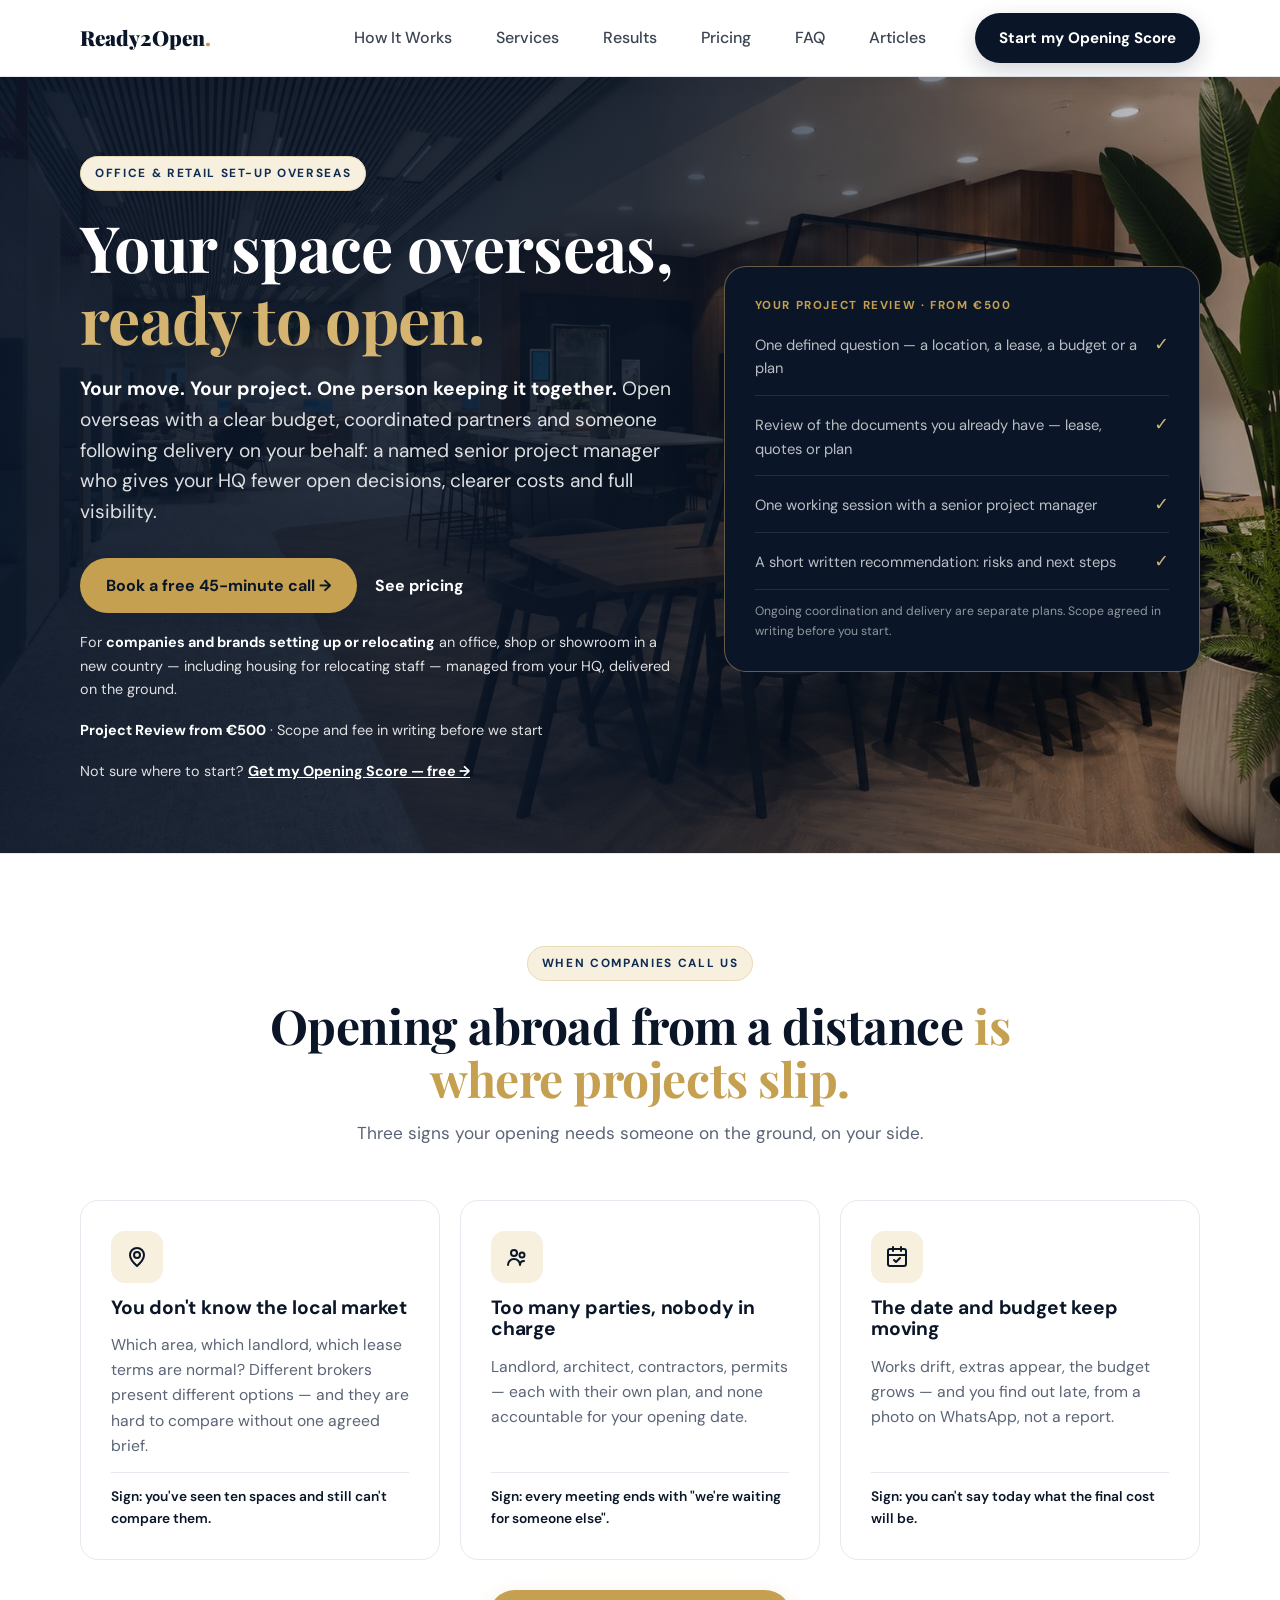
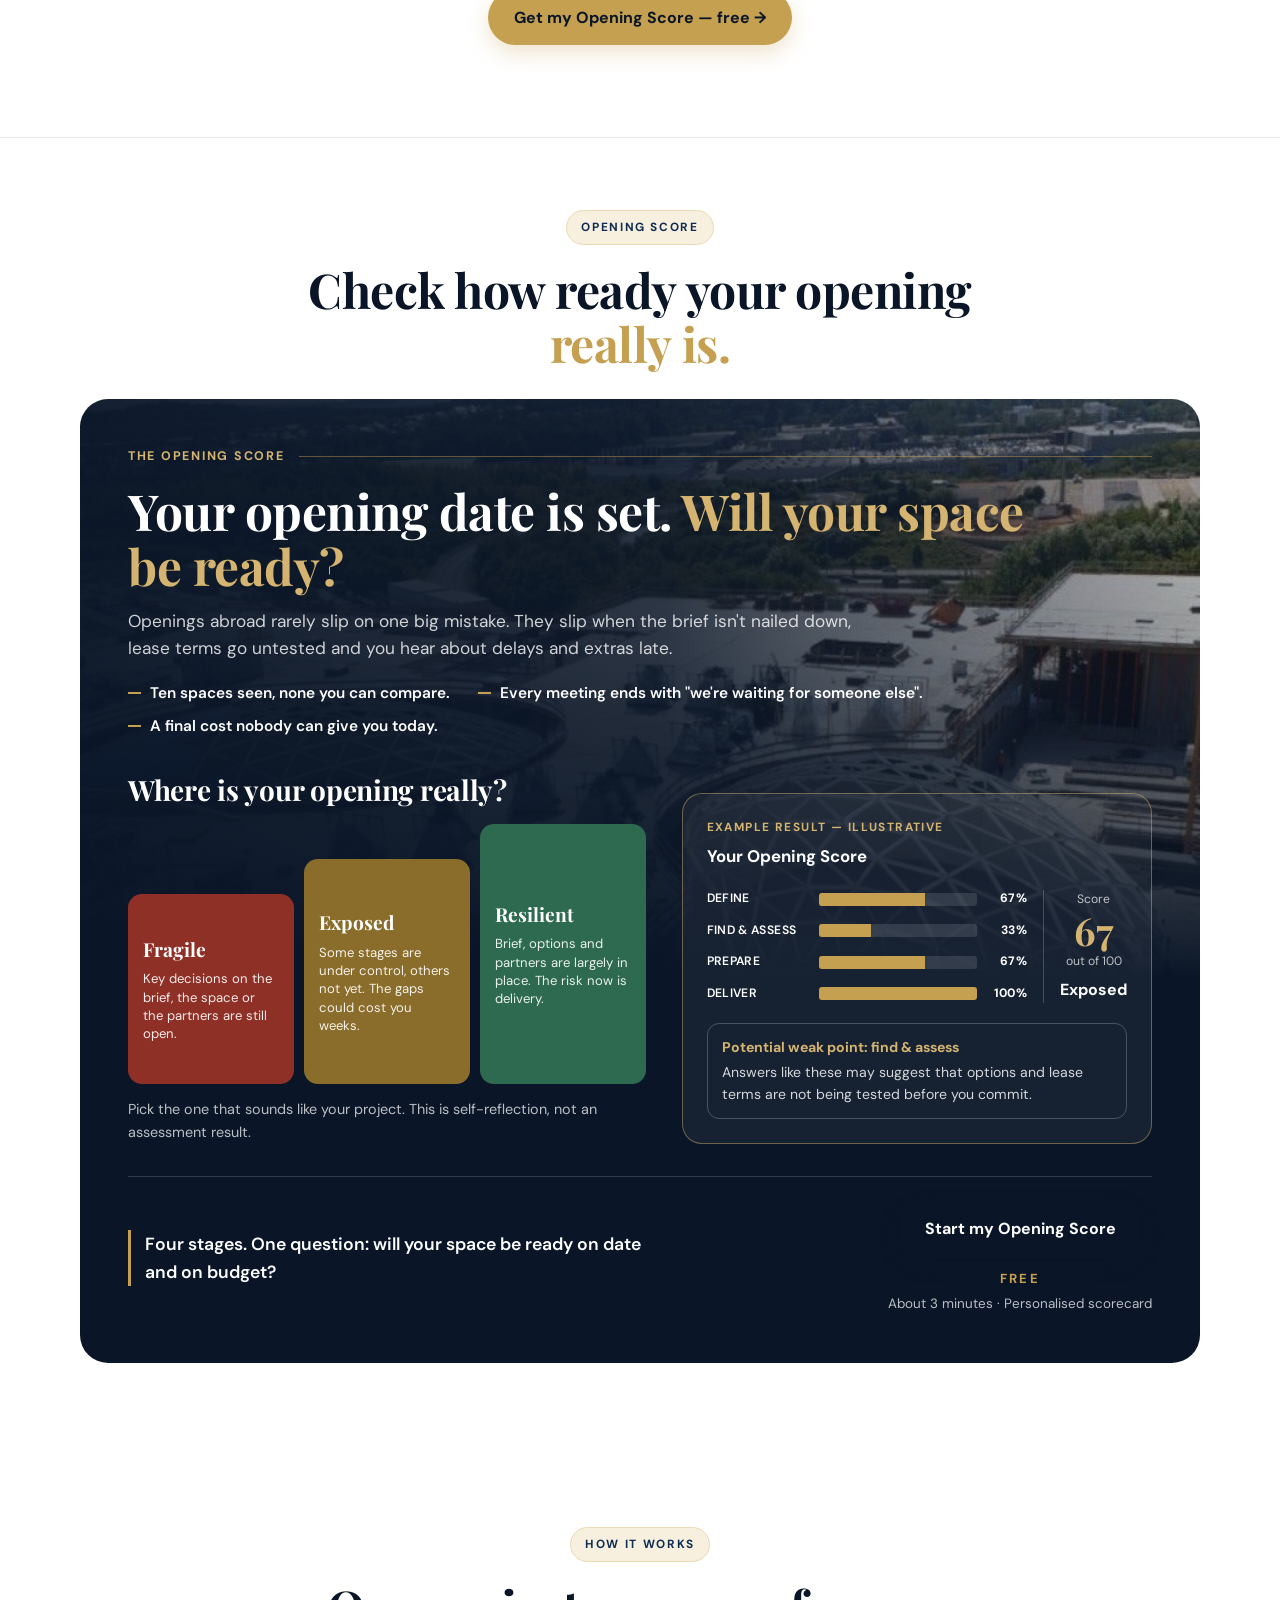
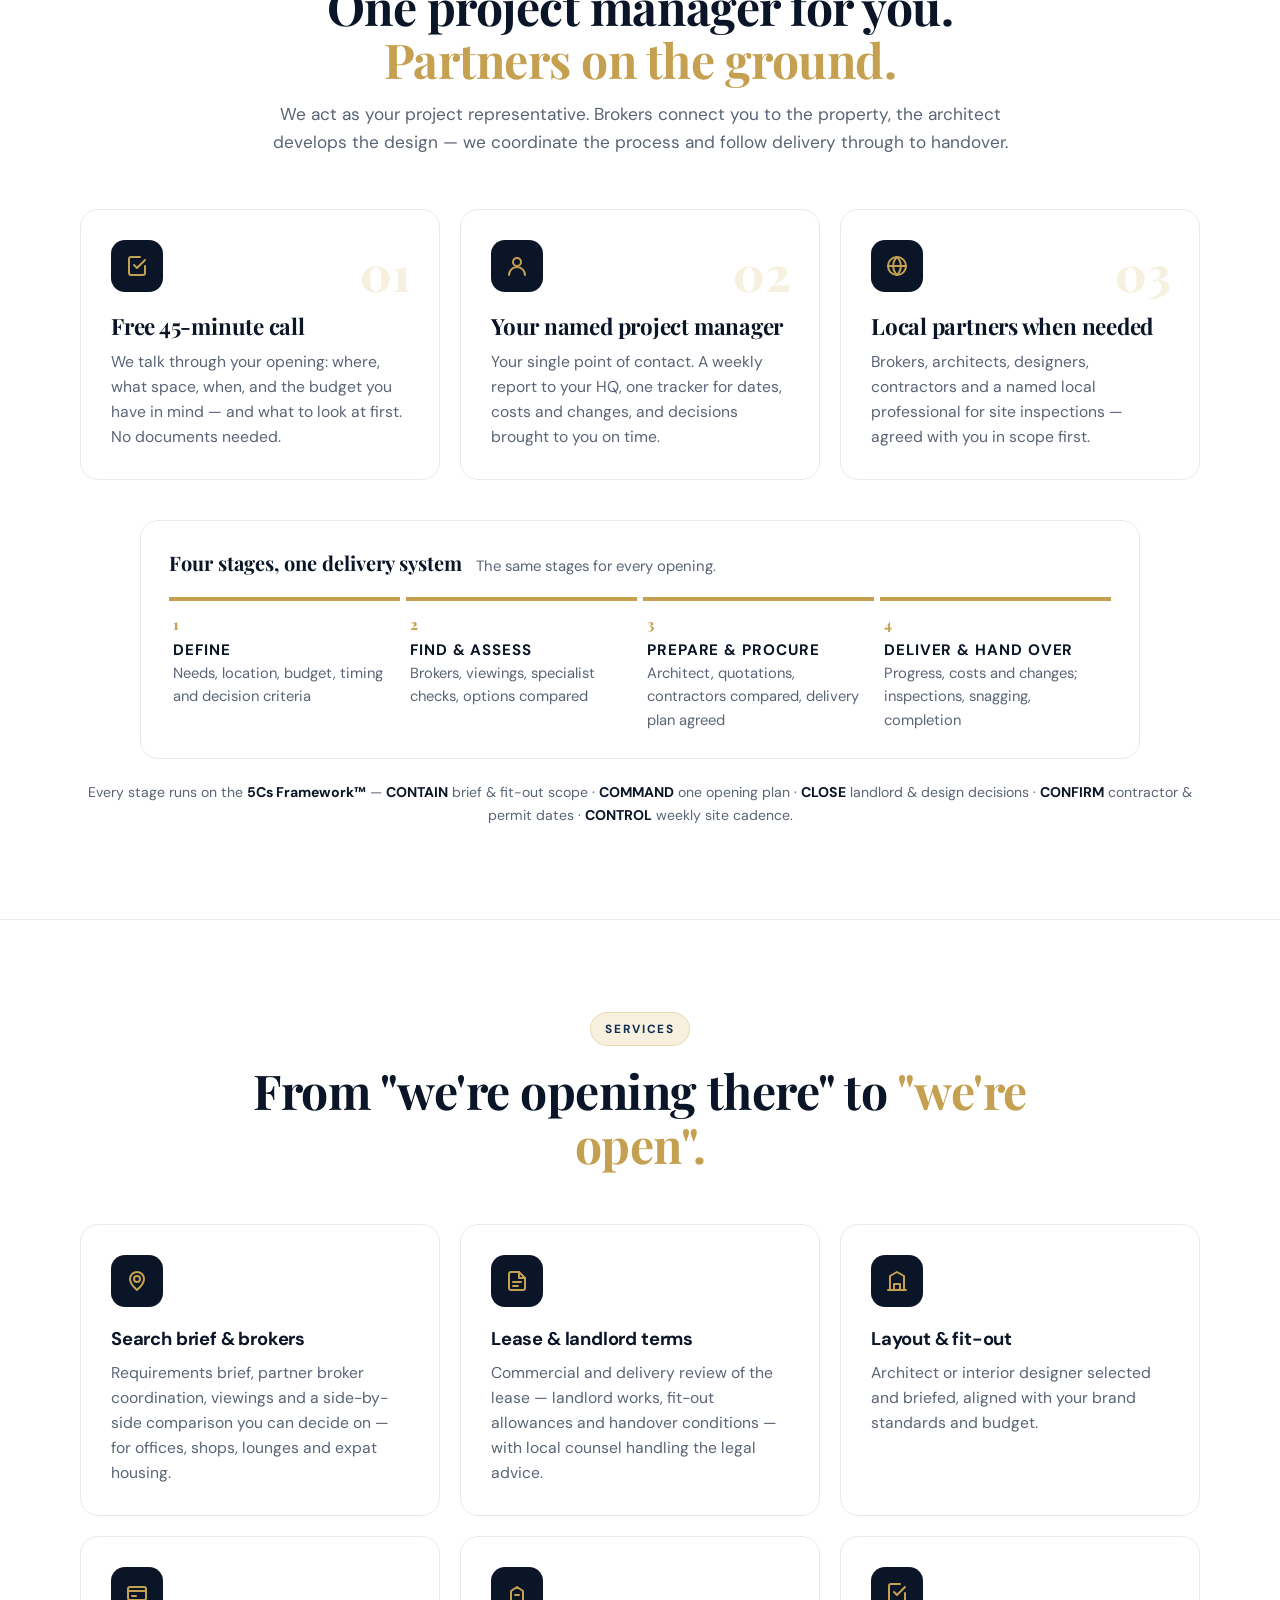
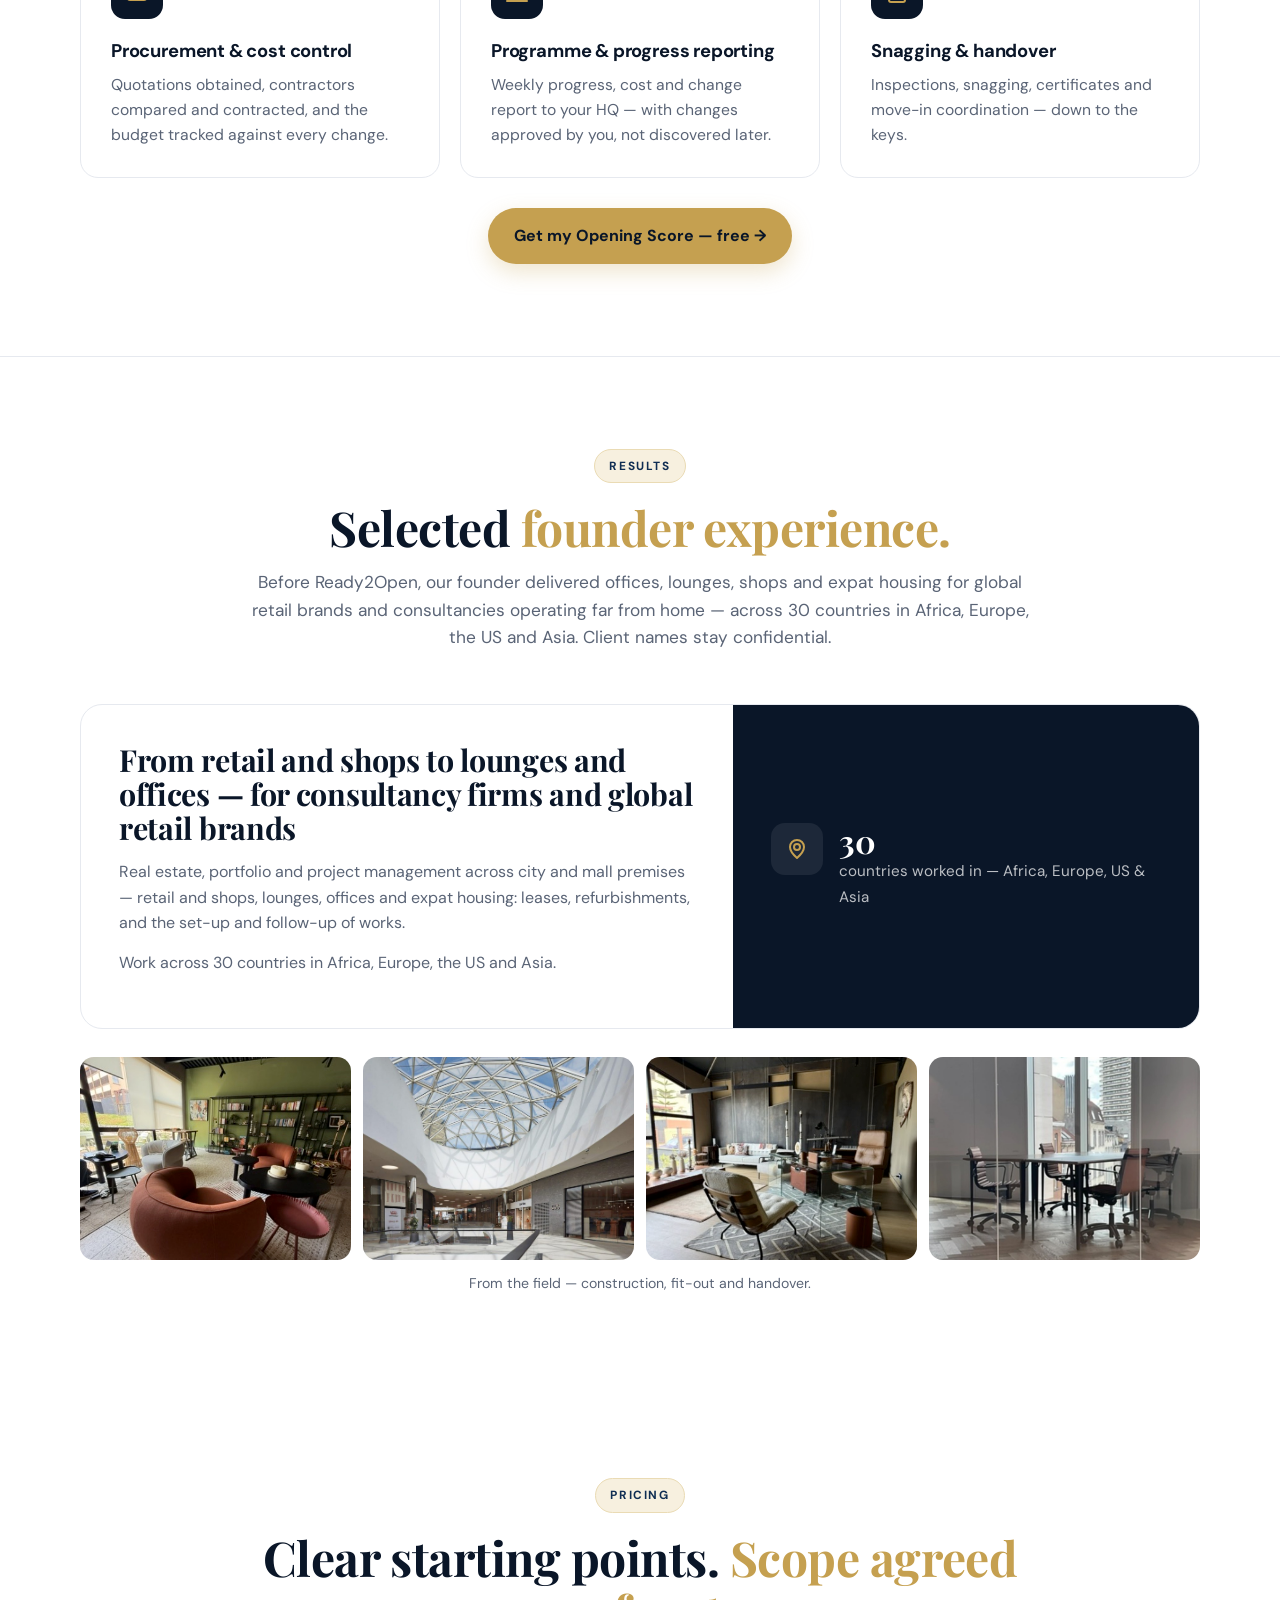
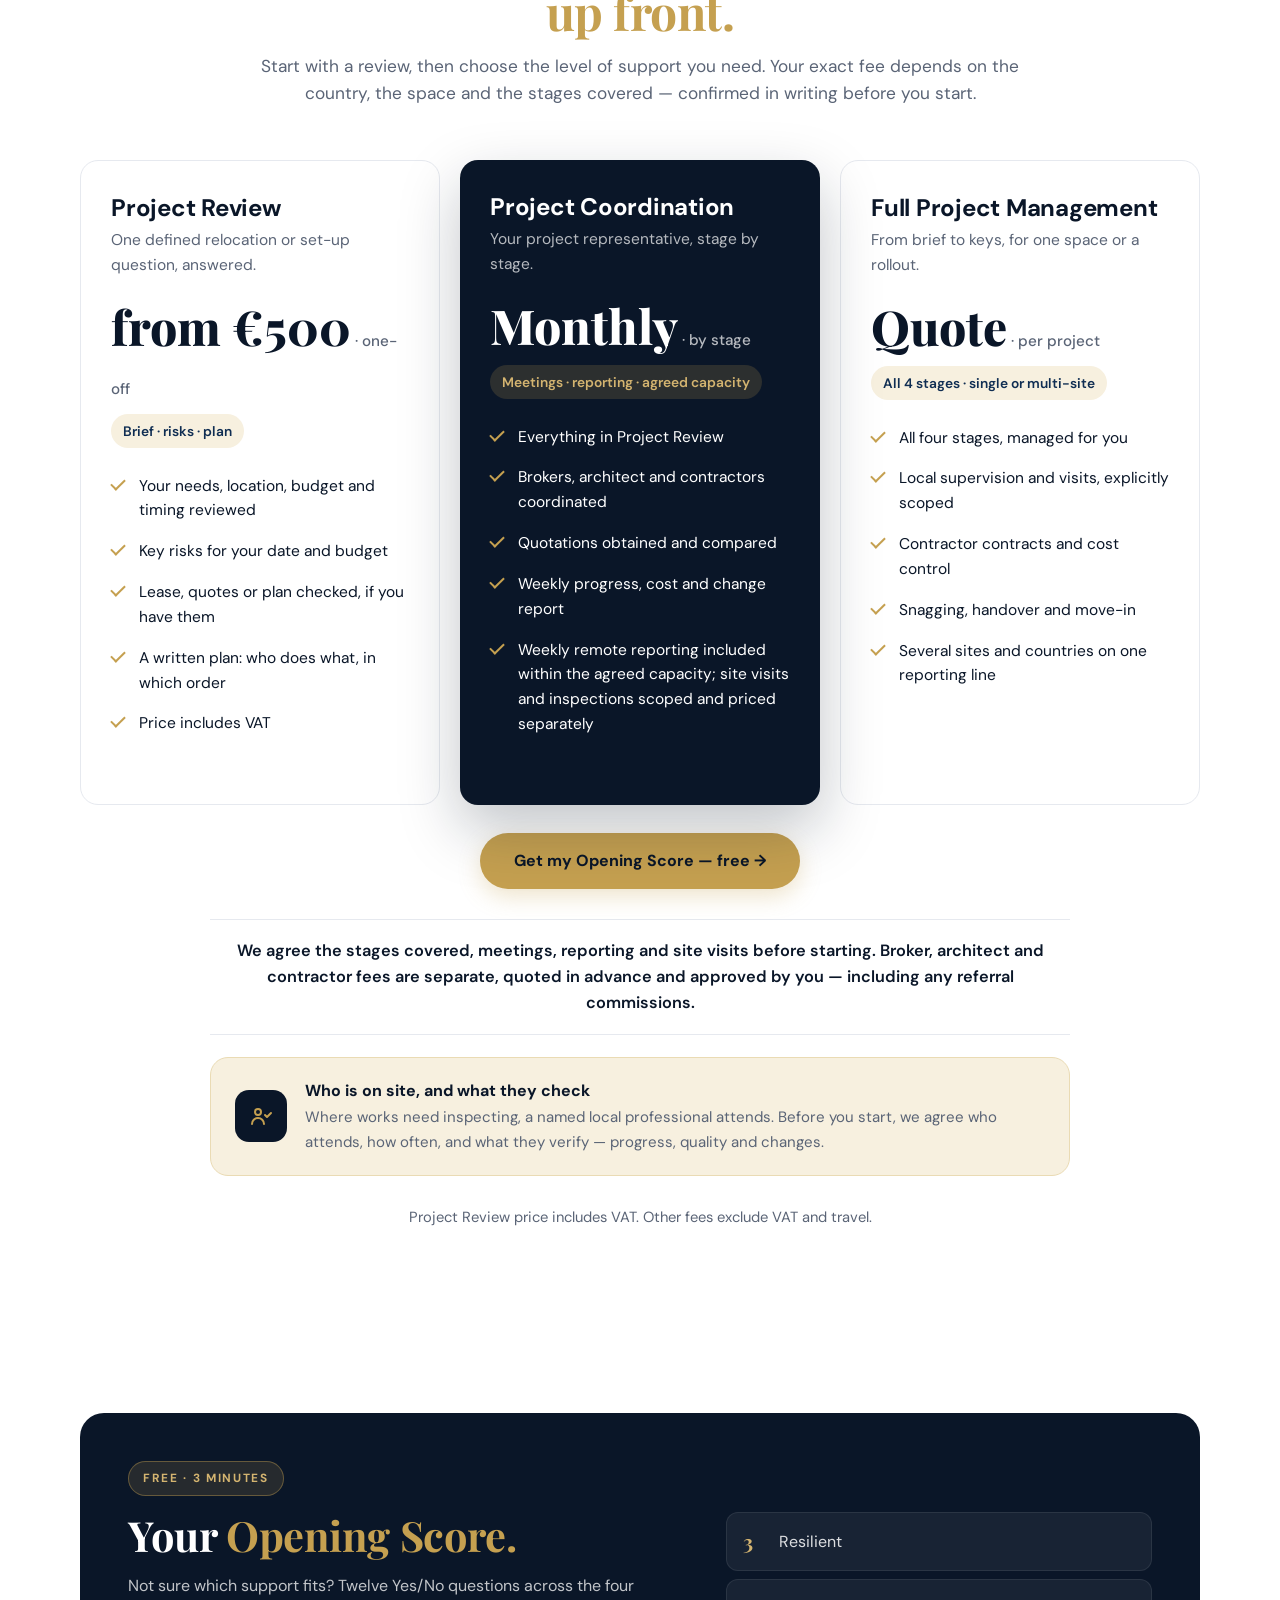
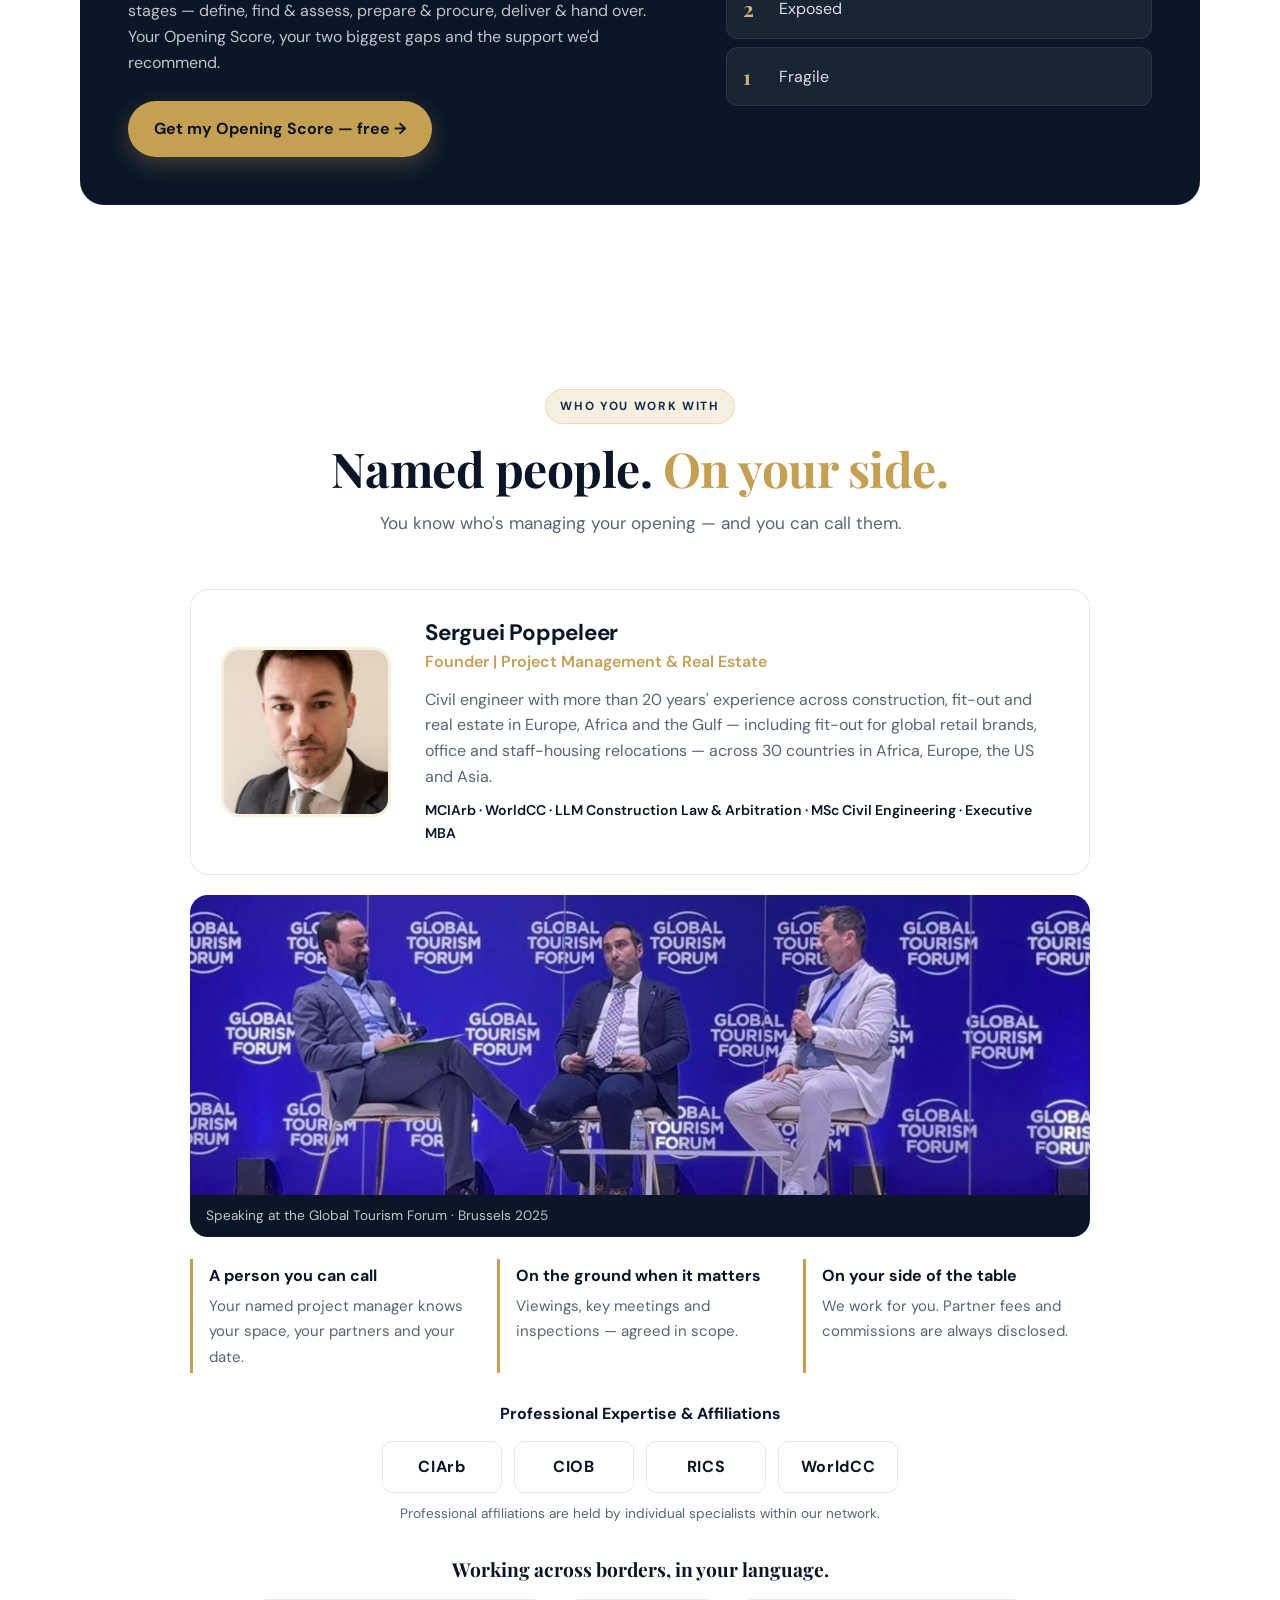
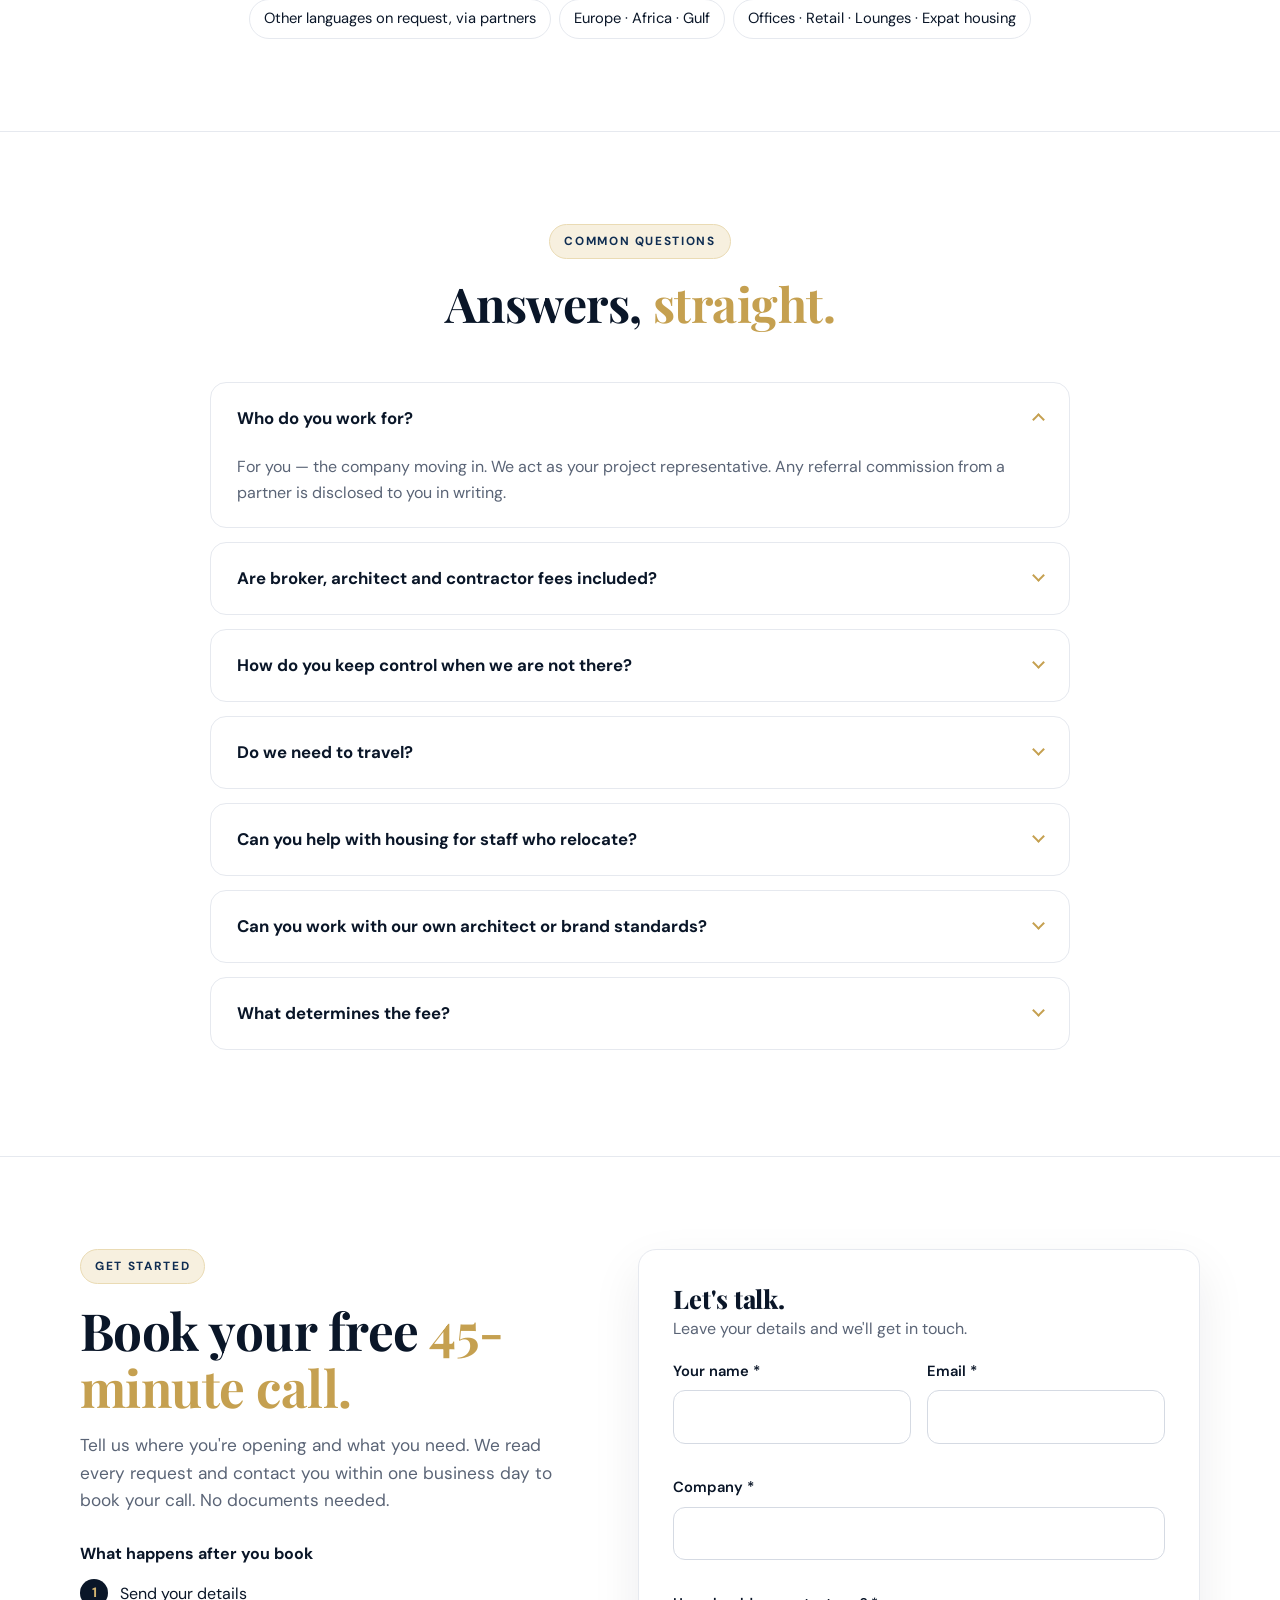
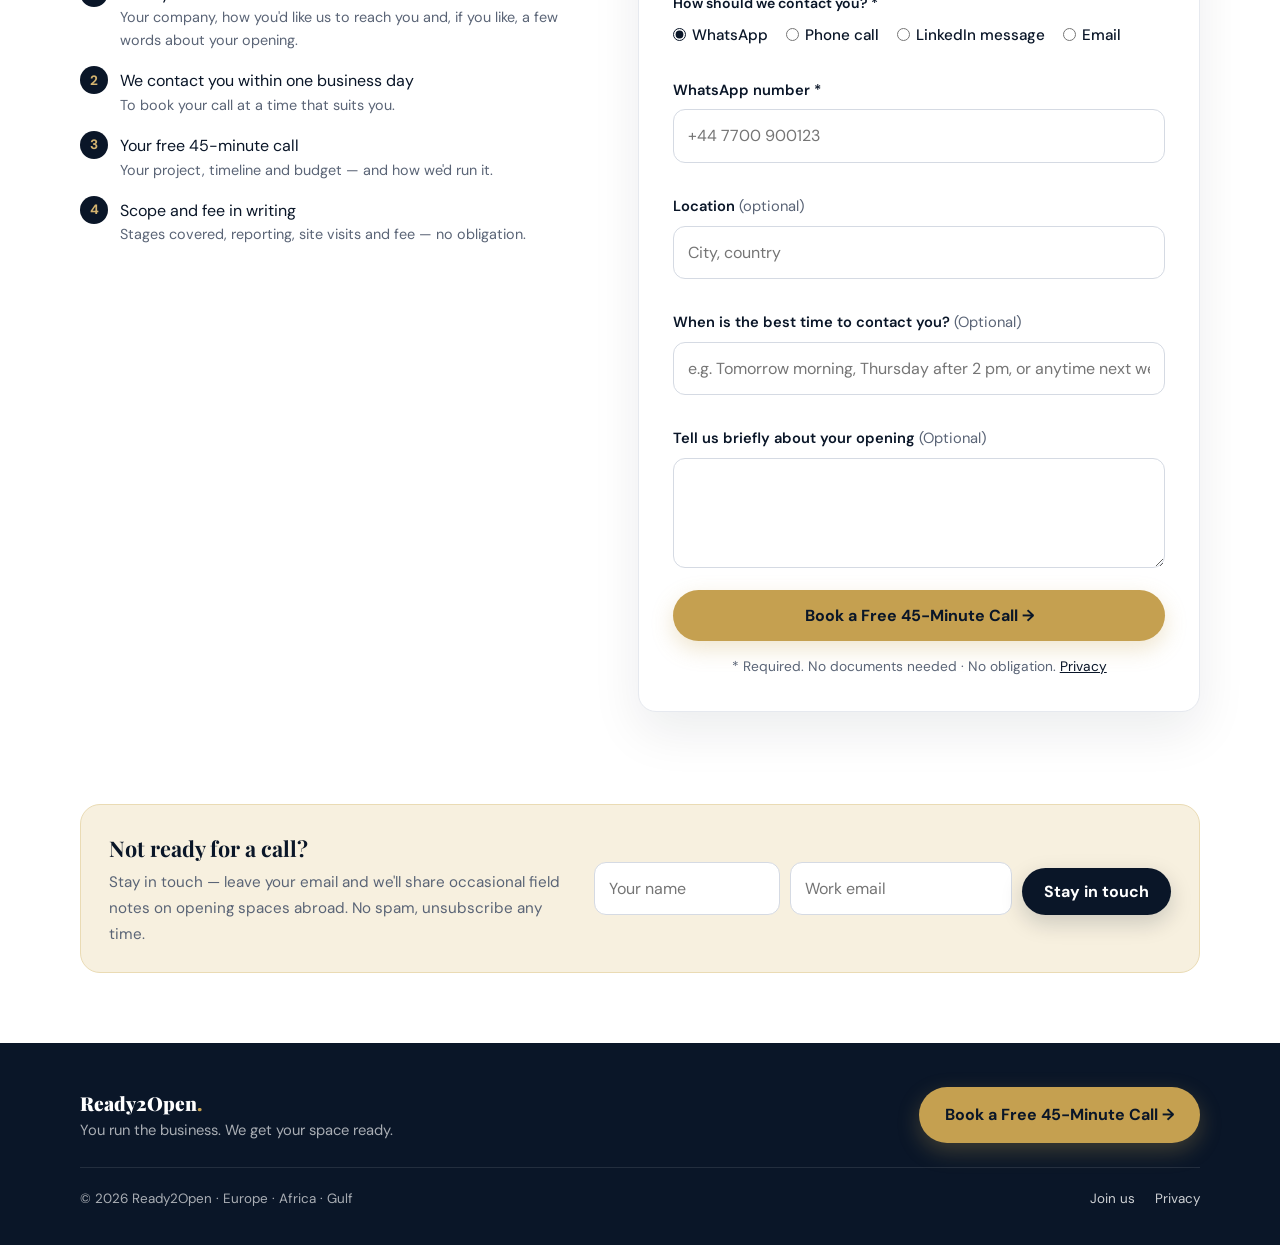
<file: index.html>
<!DOCTYPE html>
<html lang="en">
<head>
<meta charset="UTF-8">
<meta name="viewport" content="width=device-width, initial-scale=1.0">
<title>Ready2Open — Office &amp; retail set-up overseas</title>
<meta name="description" content="Opening an office, shop or showroom in a new country? Your move. Your project. One person keeping it together. A named project manager on your side, from property search to handover. Project Review from €500.">
<meta property="og:title" content="Ready2Open — Your space overseas, ready to open">
<meta property="og:description" content="You run the business. We get your space ready. Your move. Your project. One person keeping it together.">
<meta property="og:image" content="https://nextplaces.netlify.app/og-opening-score.jpg">
<meta property="og:image:width" content="1200">
<meta property="og:image:height" content="630">
<meta property="og:image:alt" content="Ready2Open Opening Score: How ready is your opening really? Example scorecard.">
<meta name="twitter:image" content="https://nextplaces.netlify.app/og-opening-score.jpg">
<meta property="og:type" content="website">
<meta name="twitter:card" content="summary_large_image">
<link rel="preconnect" href="https://fonts.googleapis.com">
<link rel="preconnect" href="https://fonts.gstatic.com" crossorigin>
<link href="https://fonts.googleapis.com/css2?family=Playfair+Display:wght@700;800;900&family=DM+Sans:wght@400;500;600;700&display=swap" rel="stylesheet">
<style>
*,*::before,*::after{box-sizing:border-box;margin:0;padding:0}
:root{
  --navy:#0A1628;--navy-2:#0F2D52;--navy-3:#1B2A4A;
  --gold:#C5A050;--gold-2:#D4B470;--gold-soft:#F7F0DF;--gold-line:#EADBB4;
  --bg:#FFFFFF;--bg-2:#FFFFFF;--ink:#0A1628;--muted:#5A6476;--line:#E6E9EF;
  --red:#C0392B;--green:#2D6A4F;--red-soft:#FDF0EE;
}
html{scroll-behavior:smooth;overflow-x:hidden}
section[id],header[id]{scroll-margin-top:84px}
@media (max-width:900px){section[id],header[id]{scroll-margin-top:130px}}
@media (prefers-reduced-motion:reduce){html{scroll-behavior:auto}*,*::before,*::after{animation:none!important;transition:none!important}}
@keyframes flash{0%{box-shadow:0 0 0 0 rgba(197,160,80,.9)}100%{box-shadow:0 0 0 18px rgba(197,160,80,0)}}
form.card.flash{animation:flash 1.1s ease-out 2}
body{font-family:'DM Sans',system-ui,sans-serif;color:var(--ink);background:var(--bg);line-height:1.6;-webkit-font-smoothing:antialiased}
a{color:inherit}
h1,h2,h3{font-family:'Playfair Display',Georgia,serif;line-height:1.12;letter-spacing:-.01em;color:var(--navy)}
h1 em,h2 em{font-style:normal;color:var(--gold)}
.wrap{max-width:1160px;margin:0 auto;padding:0 20px}
.pill{display:inline-block;font-size:.74rem;font-weight:700;letter-spacing:.14em;text-transform:uppercase;color:var(--navy-2);background:var(--gold-soft);border:1px solid var(--gold-line);padding:7px 14px;border-radius:999px}
.btn{display:inline-flex;align-items:center;justify-content:center;gap:8px;padding:15px 26px;border-radius:999px;font-weight:700;font-size:1rem;text-decoration:none;cursor:pointer;border:0;font-family:inherit;transition:transform .15s,box-shadow .2s,background .2s}
.btn:hover{transform:translateY(-1px)}
.btn-navy{background:var(--navy);color:#fff;box-shadow:0 8px 22px rgba(10,22,40,.18)}
.btn-navy:hover{background:var(--navy-2)}
.btn-gold{background:var(--gold);color:var(--navy);box-shadow:0 8px 22px rgba(197,160,80,.28)}
.btn-gold:hover{background:var(--gold-2)}
.btn-text{background:transparent;color:var(--navy);padding:15px 8px}
.btn-line{background:transparent;color:var(--navy);border:1.5px solid var(--navy)}

/* NAV — Amplify structure: logo left, links centre, one CTA right */
nav.top{position:sticky;top:0;z-index:50;background:#fff;box-shadow:0 1px 0 var(--line),0 6px 20px rgba(10,22,40,.04)}
nav.top .wrap{display:flex;align-items:center;justify-content:space-between;height:76px;gap:20px;position:relative}
.logo{text-decoration:none;line-height:1.05;flex:none}
.logo b{display:block;font-family:'Playfair Display',serif;font-weight:900;font-size:1.3rem;color:var(--navy)}
.logo b span{color:var(--gold)}
.logo small{display:block;font-size:.62rem;letter-spacing:.14em;text-transform:uppercase;color:var(--muted)}
.links{display:flex;gap:44px;align-items:center;position:absolute;left:50%;transform:translateX(-50%)}
.links a{text-decoration:none;color:var(--ink);opacity:.8;font-weight:500;font-size:1rem}
.links a:hover{opacity:1;color:var(--navy)}
.nav-cta{padding:13px 24px;font-size:.95rem;flex:none}
.burger{display:none;background:none;border:0;width:40px;height:40px;cursor:pointer;flex-direction:column;justify-content:center;gap:5px;align-items:center}
.burger span{display:block;width:22px;height:2px;background:var(--navy);border-radius:2px}
@media (max-width:1060px){.links{gap:26px}}
@media (max-width:1240px){.links{position:static;transform:none;gap:20px}.links a{font-size:.95rem}}
@media (max-width:1080px){.links{gap:14px}.links a{font-size:.9rem}.nav-cta{padding:12px 18px;font-size:.9rem}}
@media (max-width:900px){
  nav.top .wrap{flex-wrap:wrap;height:auto;padding-top:12px;padding-bottom:0;row-gap:10px}
  .links{position:static;transform:none;order:3;width:100%;gap:0;justify-content:space-between;overflow-x:auto;-webkit-overflow-scrolling:touch;border-top:1px solid var(--line);scrollbar-width:none}
  .links::-webkit-scrollbar{display:none}
  .links a{padding:13px 10px;font-size:.95rem;white-space:nowrap;opacity:.85}
  .links a:first-child{padding-left:0}.links a:last-child{padding-right:0}
  .nav-cta{padding:10px 16px;font-size:.85rem}
}
@media (max-width:480px){.logo small{display:none}.nav-cta{padding:9px 13px;font-size:.76rem;white-space:nowrap}.links a{font-size:.9rem;padding:13px 8px}}
@media (max-width:350px){.logo b{font-size:1rem}.nav-cta{font-size:.68rem;padding:8px 10px}}

/* HERO */
.hero{padding:80px 0 70px;background:var(--navy) url(hero-office.jpg) center 40%/cover no-repeat;position:relative;color:#fff}
.hero::before{content:"";position:absolute;inset:0;background:linear-gradient(90deg,rgba(10,22,40,.92) 0,rgba(10,22,40,.82) 50%,rgba(10,22,40,.15) 100%)}
.hero>.wrap{position:relative}
.hero h1{color:#fff}.hero h1 em{color:var(--gold-2)}
.hero .sub,.hero-note{color:rgba(255,255,255,.86)!important}
.hero .sub b,.hero-note b,.hero-note a{color:#fff!important}
.hero .btn-navy{background:var(--gold);color:var(--navy)}.hero .btn-navy:hover{background:var(--gold-2)}
.hero .btn-text{color:#fff}
.hero .math-card{border:1px solid rgba(212,180,112,.45)}
.hero-grid{display:grid;grid-template-columns:1.25fr 1fr;gap:48px;align-items:center}
.hero h1{font-size:clamp(2.3rem,5.4vw,4rem);margin:20px 0 20px}
.hero .sub{font-size:clamp(1.05rem,2vw,1.2rem);color:var(--muted);max-width:600px;margin-bottom:30px}
.hero-ctas{display:flex;flex-wrap:wrap;gap:10px;align-items:center}
.hero-note{margin-top:18px;font-size:.9rem;color:var(--muted)}
.hero-note b{color:var(--navy)}
.math-card{background:var(--navy);color:#fff;border-radius:22px;padding:30px;box-shadow:0 24px 60px rgba(10,22,40,.22)}
.math-card .row{display:flex;justify-content:space-between;align-items:baseline;padding:14px 0;border-bottom:1px solid rgba(255,255,255,.1);gap:12px}
.math-card .row:last-child{border:0}
.math-card .lbl{font-size:.92rem;color:rgba(255,255,255,.72)}
.math-card .big{white-space:nowrap;font-family:'Playfair Display',serif;font-weight:800;font-size:2rem}
.math-card .bad{color:#F08A7E;text-decoration:line-through;text-decoration-thickness:2px}
.math-card .good{color:var(--gold-2)}
.math-card .tick{color:var(--gold-2);font-weight:800;font-size:1.1rem}
.math-card .mini{margin-top:14px;background:rgba(255,255,255,.06);border:1px solid rgba(255,255,255,.1);border-radius:12px;padding:6px 14px}
.math-card .mini div{display:flex;justify-content:space-between;gap:10px;padding:8px 0;font-size:.84rem;color:rgba(255,255,255,.85);border-bottom:1px solid rgba(255,255,255,.08)}
.math-card .mini div:last-child{border:0}
.math-card .mini em{font-style:normal;font-size:.72rem;font-weight:700;padding:2px 8px;border-radius:999px;white-space:nowrap;height:fit-content}
.math-card .mini em.r{background:rgba(240,138,126,.18);color:#F4A79E}.math-card .mini em.a{background:rgba(197,160,80,.2);color:var(--gold-2)}
.math-card .tag{font-size:.72rem;font-weight:700;letter-spacing:.14em;text-transform:uppercase;color:var(--gold)}
@media (max-width:900px){.hero-grid{grid-template-columns:1fr}.hero{padding:52px 0 50px}}
@media (max-width:900px){.hero{background-size:auto 620px;background-position:62% top}.hero::before{background:linear-gradient(180deg,rgba(10,22,40,.62) 0,rgba(10,22,40,.84) 300px,var(--navy) 600px)}}

/* SECTIONS */
section{padding:92px 0}
.alt{background:#fff;border-top:1px solid var(--line);border-bottom:1px solid var(--line)}
.head{text-align:center;max-width:780px;margin:0 auto 52px}
.head h2{font-size:clamp(1.9rem,4.4vw,3rem);margin:18px 0 14px}
.head p{color:var(--muted);font-size:1.08rem}
.card{background:#fff;border:1px solid var(--line);border-radius:18px;padding:30px}
.ico{width:52px;height:52px;border-radius:14px;background:var(--navy);display:grid;place-items:center;flex:none}
.ico svg{width:24px;height:24px;stroke:var(--gold);fill:none;stroke-width:2;stroke-linecap:round;stroke-linejoin:round}
.ico.soft{background:var(--gold-soft)}
.ico.soft svg{stroke:var(--navy)}

/* WHY SWITCH */
.why{display:grid;grid-template-columns:1fr 1fr;gap:20px}
.why .card{display:flex;gap:20px}
.why h3{font-family:'DM Sans',sans-serif;font-size:1.18rem;font-weight:700;margin-bottom:6px}
.why p{color:var(--muted);font-size:.98rem}
@media (max-width:820px){.why{grid-template-columns:1fr}}

/* STEPS / SERVICES */
.grid3{display:grid;grid-template-columns:repeat(3,1fr);gap:20px}
.step{position:relative}
.step .num{position:absolute;top:24px;right:28px;font-family:'Playfair Display',serif;font-size:3rem;font-weight:800;color:var(--gold-soft)}
.step h3,.svc h3{font-size:1.4rem;margin:22px 0 10px}
.svc h3{font-family:'DM Sans',sans-serif;font-size:1.15rem;font-weight:700}
.step p,.svc p{color:var(--muted);font-size:.98rem}
@media (max-width:900px){.grid3{grid-template-columns:1fr}}

/* RESULTS */
.case{display:grid;grid-template-columns:1.4fr 1fr;border-radius:22px;overflow:hidden;border:1px solid var(--line);background:#fff}
.case-l{padding:38px}
.case-l h3{font-size:clamp(1.4rem,3vw,1.9rem);margin:16px 0 14px}
.case-l p{color:var(--muted);margin-bottom:14px}
.case-r{background:var(--navy);color:#fff;padding:38px;display:flex;flex-direction:column;justify-content:center;gap:26px}
.kpi{display:flex;gap:16px;align-items:flex-start}
.kpi .ico{background:rgba(255,255,255,.08)}
.kpi strong{display:block;font-family:'Playfair Display',serif;font-size:2rem;line-height:1.1}
.kpi span{color:rgba(255,255,255,.72);font-size:.95rem}
.stats{display:grid;grid-template-columns:repeat(4,1fr);gap:20px;margin-top:56px;text-align:center}
.stats strong{display:block;font-family:'Playfair Display',serif;font-size:clamp(2.2rem,5vw,3.2rem);color:var(--navy);line-height:1.1}
.stats strong em{font-style:normal;color:var(--gold)}
.stats span{color:var(--muted);font-size:.95rem}
.quote{max-width:820px;margin:56px auto 0;text-align:center}
.quote blockquote{font-family:'Playfair Display',serif;font-size:clamp(1.25rem,2.8vw,1.6rem);line-height:1.4;color:var(--navy)}
.quote cite{display:block;margin-top:14px;font-style:normal;color:var(--muted);font-size:.92rem}
@media (max-width:860px){.case{grid-template-columns:1fr}.stats{grid-template-columns:repeat(2,1fr)}.case-l,.case-r{padding:28px}}

.cases2{display:grid;grid-template-columns:1fr 1fr;gap:20px;margin-top:20px}
.cases2 h3{font-size:1.35rem;margin:14px 0 8px}
.cases2 p{color:var(--muted);font-size:.97rem}
@media (max-width:860px){.cases2{grid-template-columns:1fr}}
/* MATH */
.math{display:grid;grid-template-columns:1fr 1fr;gap:24px;align-items:stretch}
.math .card{padding:34px}
.math h3{font-family:'DM Sans',sans-serif;font-size:1.3rem;font-weight:700;margin-bottom:18px}
.line{display:flex;justify-content:space-between;gap:16px;padding:15px 0;border-bottom:1px solid var(--line);font-size:.98rem}
.line .l{display:flex;gap:12px;align-items:flex-start}
.line .x{color:var(--red);font-weight:700}
.line .v{color:var(--gold);font-weight:700}
.line .amt{font-weight:700;white-space:nowrap;text-align:right}
.total{display:flex;justify-content:space-between;align-items:baseline;gap:16px;margin-top:22px}
.total b{font-size:1.1rem}
.total .bigred{font-family:'Playfair Display',serif;font-weight:800;font-size:clamp(1.8rem,4vw,2.5rem);color:var(--navy)}
.total .biggold{font-family:'Playfair Display',serif;font-weight:800;font-size:clamp(1.8rem,4vw,2.5rem);color:var(--gold-2)}
.fine{margin-top:14px;font-size:.86rem;color:var(--muted)}
.math .us{background:var(--navy);color:#fff;border:0;position:relative;box-shadow:0 24px 60px rgba(10,22,40,.22)}
.math .us h3{color:#fff}
.math .us .line{border-color:rgba(255,255,255,.1)}
.math .us .fine{color:rgba(255,255,255,.65)}
.badge{position:absolute;top:-14px;left:30px;background:var(--gold);color:var(--navy);font-size:.72rem;font-weight:700;letter-spacing:.12em;text-transform:uppercase;padding:6px 14px;border-radius:999px}
@media (max-width:900px){.math{grid-template-columns:1fr}}
.math>*{min-width:0}
@media (max-width:480px){.line .amt{white-space:normal;text-align:end;max-width:45%}.line .l{min-width:0}}

/* PRICING */
.plans{display:grid;grid-template-columns:repeat(3,1fr);gap:20px;align-items:stretch}
.plan{display:flex;flex-direction:column;padding:34px 30px}
.plan h3{font-family:'DM Sans',sans-serif;font-size:1.5rem;font-weight:700}
.plan .for{color:var(--muted);font-size:.97rem;margin-top:6px;min-height:48px}
.price{font-family:'Playfair Display',serif;font-weight:800;font-size:clamp(2.4rem,4.5vw,3rem);color:var(--navy);margin:24px 0 6px;line-height:1}
.price small{font-family:'DM Sans',sans-serif;font-size:.95rem;font-weight:500;color:var(--muted)}
.chip{display:inline-block;background:var(--gold-soft);color:var(--navy-2);font-weight:600;font-size:.86rem;padding:6px 12px;border-radius:999px;margin:10px 0 18px;align-self:flex-start}
.plan ul{list-style:none;flex:1;margin-bottom:26px}
.plan li{padding:8px 0 8px 28px;position:relative;font-size:.97rem}
.plan li::before{content:"";position:absolute;left:0;top:13px;width:14px;height:8px;border-left:2px solid var(--gold);border-bottom:2px solid var(--gold);transform:rotate(-45deg)}
.plans-cta{text-align:center;margin-top:28px}
.plans-cta .btn{white-space:nowrap;min-width:320px}
@media (max-width:480px){.plans-cta .btn{width:100%;min-width:0;font-size:.92rem;padding:15px 12px}}
.plan .btn{width:100%;padding:15px 12px;font-size:.95rem;white-space:nowrap}
@media (min-width:901px) and (max-width:1100px){.plan .btn{font-size:.86rem;padding:14px 8px}}
@media (max-width:360px){.plan .btn{white-space:normal}}
.plan.pop{background:var(--navy);color:#fff;border:0;position:relative;box-shadow:0 24px 60px rgba(10,22,40,.25)}
.plan{transition:transform .25s ease,box-shadow .25s ease,border-color .25s ease}
.plan:hover{transform:translateY(-6px);border-color:var(--gold);box-shadow:0 0 0 2px var(--gold),0 24px 50px rgba(197,160,80,.28)}
.plan.pop:hover{box-shadow:0 0 0 2px var(--gold),0 28px 64px rgba(10,22,40,.35)}
@media (prefers-reduced-motion:reduce){.plan,.plan:hover{transition:none;transform:none}}
.plan.pop h3,.plan.pop .price{color:#fff}
.plan.pop .for,.plan.pop .price small{color:rgba(255,255,255,.7)}
.plan.pop .chip{background:rgba(197,160,80,.18);color:var(--gold-2)}
.plan.pop .badge{left:50%;transform:translateX(-50%);white-space:nowrap}
.price-foot{text-align:center;color:var(--muted);font-size:.92rem;max-width:760px;margin:30px auto 0}
.guar{display:flex;gap:18px;align-items:center;max-width:820px;margin:34px auto 0;background:var(--gold-soft);border:1px solid var(--gold-line);border-radius:18px;padding:22px 26px}
.guar b{display:block;color:var(--navy);font-size:1.05rem}
.guar span{color:var(--muted);font-size:.95rem}
@media (max-width:960px){.plans{grid-template-columns:1fr}.plan .for{min-height:0}}

/* 5Cs */
.fivec{max-width:1000px;margin:40px auto 0;border:1px solid var(--line);border-radius:18px;padding:26px 28px}
.fivec-h{display:flex;flex-wrap:wrap;gap:6px 14px;align-items:baseline;margin-bottom:18px}
.fivec-h b{font-family:'Playfair Display',serif;font-size:1.25rem;color:var(--navy)}
.fivec-h span{color:var(--muted);font-size:.93rem}
.fivec ol{list-style:none;display:grid;grid-template-columns:repeat(5,1fr);gap:6px}
.fivec li{border-top:4px solid var(--gold);padding:12px 4px 0;font-size:.92rem;color:var(--muted)}
.fivec li i{font-style:normal;font-family:'Playfair Display',serif;color:var(--gold);font-weight:800;margin-right:6px}
.fivec li b{display:block;color:var(--navy);letter-spacing:.06em;font-size:.95rem}
@media (max-width:760px){.fivec ol{grid-template-columns:1fr}.fivec li{border-top:0;border-left:4px solid var(--gold);padding:6px 0 6px 12px}.fivec li b{display:inline;margin-right:4px}}
/* PRINCIPLE */
.principle{display:flex;gap:18px;align-items:center;max-width:900px;margin:34px auto 0;background:var(--navy);color:#fff;border-radius:18px;padding:24px 28px}
.principle .ico{background:rgba(197,160,80,.18)}
.principle b{display:block;font-size:1.1rem;color:var(--gold-2);margin-bottom:4px}
.principle span{color:rgba(255,255,255,.78);font-size:.96rem}
@media (max-width:600px){.principle{flex-direction:column;align-items:flex-start}}
/* WHERE */
.where-grid{display:grid;grid-template-columns:repeat(3,1fr);gap:20px}
.where h3{font-family:'DM Sans',sans-serif;font-size:1.1rem;font-weight:700;margin-bottom:16px}
.chips{display:flex;flex-wrap:wrap;gap:8px}
.lang{border:1px solid var(--line);border-radius:999px;padding:7px 14px;font-size:.92rem;color:var(--ink)}
.lang.main{background:var(--navy);color:#fff;border-color:var(--navy);font-weight:600}
@media (max-width:900px){.where-grid{grid-template-columns:1fr}}
/* QUIZ */
.quiz-box{display:grid;grid-template-columns:1.3fr 1fr;gap:44px;align-items:center;background:var(--navy);color:#fff;border-radius:24px;padding:48px}
.quiz-box h2{color:#fff;font-size:clamp(1.8rem,4vw,2.6rem);margin:16px 0 14px}
.quiz-box p{color:rgba(255,255,255,.75);margin-bottom:26px}
.quiz-box .pill{background:rgba(197,160,80,.15);border-color:rgba(197,160,80,.4);color:var(--gold-2)}
.ladder{list-style:none;display:flex;flex-direction:column;gap:8px}
.ladder li{display:flex;align-items:center;gap:14px;background:rgba(255,255,255,.06);border:1px solid rgba(255,255,255,.08);border-radius:12px;padding:12px 16px}
.ladder b{font-family:'Playfair Display',serif;font-size:1.3rem;color:var(--gold-2);width:22px}
.ladder span{color:rgba(255,255,255,.85)}
.ladder em{font-style:normal;color:var(--gold-2);font-size:.85rem;margin-left:6px}
.ladder li.here{background:rgba(197,160,80,.16);border-color:var(--gold)}
@media (max-width:860px){.quiz-box{grid-template-columns:1fr;padding:30px 24px}}
/* TEAM */
.team{display:grid;grid-template-columns:auto 1fr;gap:34px;align-items:center;max-width:900px;margin:0 auto}
.team img{width:170px;height:170px;object-fit:cover;border-radius:18px;border:3px solid var(--gold-soft)}
.team h3{font-family:'DM Sans',sans-serif;font-size:1.4rem;font-weight:700}
.team .role{color:var(--gold);font-weight:600;margin:4px 0 12px}
.team p{color:var(--muted)}
.team .creds{margin-top:10px;font-size:.88rem;font-weight:600;color:var(--navy)}
.network{text-align:center;color:var(--muted);margin-top:34px;font-size:.98rem}
@media (max-width:680px){.team{grid-template-columns:1fr;text-align:left}.team img{width:140px;height:140px}}

.trio{display:grid;grid-template-columns:repeat(3,1fr);gap:20px;max-width:900px;margin:22px auto 0}
.trio div{border-left:3px solid var(--gold);padding:4px 0 4px 16px}
.trio b{display:block;color:var(--navy);margin-bottom:4px}
.trio span{color:var(--muted);font-size:.94rem}
.affil{margin-top:28px;text-align:center}
.affil>b{display:block;font-size:1rem;color:var(--navy)}
.affil-row{list-style:none;margin:14px 0 0;padding:0;display:flex;flex-wrap:wrap;justify-content:center;gap:12px}
.affil-row li{min-width:120px;padding:12px 18px;border:1px solid var(--line);border-radius:10px;background:#fff;font-weight:700;letter-spacing:.04em;color:var(--navy)}
.affil-cap{margin:10px 0 0;font-size:.85rem;color:var(--muted)}
@media (max-width:480px){.affil-row li{flex:1 1 calc(50% - 12px);min-width:0}}
.langs{max-width:900px;margin:30px auto 0;text-align:center}
.langs b{display:block;font-family:'Playfair Display',serif;font-size:1.2rem;color:var(--navy);margin-bottom:14px}
.langs .chips{justify-content:center}
.langs-cap{font-size:.82rem;letter-spacing:.12em;text-transform:uppercase;color:var(--muted);margin:-4px 0 10px}
a.lang{text-decoration:none;transition:background .2s,color .2s}
a.lang.main{background:#fff;color:var(--navy);border-color:var(--navy)}
a.lang.main:hover{background:var(--gold-soft)}
a.lang.main.on{background:var(--navy);color:#fff}
.flang{display:inline-flex;flex-wrap:wrap;gap:12px;margin-right:8px}
.flang a.on{color:var(--gold-2)}
@media (max-width:760px){.trio{grid-template-columns:1fr}}
.field-strip{display:grid;grid-template-columns:repeat(4,1fr);gap:12px;margin-top:28px}
.field-strip figure{border-radius:14px;overflow:hidden;aspect-ratio:4/3;background:var(--line)}
.field-strip img{width:100%;height:100%;object-fit:cover;display:block}
.strip-cap{text-align:center;color:var(--muted);font-size:.88rem;margin-top:12px}
.speak{max-width:900px;margin:20px auto 0;border-radius:18px;overflow:hidden;background:var(--line)}
.speak img{width:100%;aspect-ratio:3/1;object-fit:cover;object-position:50% 60%;display:block}
.speak figcaption{background:var(--navy);color:rgba(255,255,255,.75);font-size:.85rem;padding:10px 16px}
@media (max-width:760px){.field-strip{grid-template-columns:1fr 1fr}}
/* FAQ */
.faq{max-width:860px;margin:0 auto}
.faq details{background:#fff;border:1px solid var(--line);border-radius:16px;margin-bottom:14px}
.faq summary{cursor:pointer;list-style:none;padding:22px 26px;font-weight:700;font-size:1.05rem;display:flex;justify-content:space-between;gap:16px;color:var(--navy)}
.faq summary::-webkit-details-marker{display:none}
.faq summary::after{content:"";width:9px;height:9px;border-right:2px solid var(--gold);border-bottom:2px solid var(--gold);transform:rotate(45deg);margin-top:6px;flex:none;transition:transform .2s}
.faq details[open] summary::after{transform:rotate(-135deg);margin-top:10px}
.faq details p{padding:0 26px 22px;color:var(--muted)}

/* FORM */
.book{display:grid;grid-template-columns:1fr 1.1fr;gap:48px;align-items:start}
.book h2{font-size:clamp(2rem,4.6vw,3.2rem);margin:18px 0 16px}
.book .lead{color:var(--muted);font-size:1.08rem;margin-bottom:26px}
.perk{display:flex;gap:16px;align-items:center;margin-bottom:16px;color:var(--ink)}
.perk .ico{width:46px;height:46px;border-radius:12px}
.perk a{text-decoration:none}
form.card{scroll-margin-top:96px;padding:34px;box-shadow:0 20px 50px rgba(10,22,40,.08)}
.fgrid{display:grid;grid-template-columns:1fr 1fr;gap:16px}
.field{display:flex;flex-direction:column;gap:7px;margin-bottom:16px}
.field.full{grid-column:1/-1}
label{font-weight:600;font-size:.92rem;color:var(--navy)}
input,select,textarea{font:inherit;font-size:1rem;color:var(--ink);border:1px solid #D5DAE3;border-radius:12px;padding:13px 14px;background:#fff;width:100%}
input:focus,select:focus,textarea:focus{outline:2px solid var(--gold);border-color:var(--gold)}
textarea{min-height:110px;resize:vertical}
input[type=file]{padding:10px;font-size:.9rem}
form .btn{width:100%;margin-top:6px}
.form-foot{text-align:center;color:var(--muted);font-size:.86rem;margin-top:14px}
.hp{position:absolute;left:-9999px}
@media (max-width:900px){.book{grid-template-columns:1fr}.fgrid{grid-template-columns:1fr;gap:0}form.card{padding:24px}}

.slots{display:inline-flex;align-items:center;gap:10px;font-weight:600;color:var(--navy);background:var(--gold-soft);border:1px solid var(--gold-line);border-radius:999px;padding:8px 16px;margin-bottom:18px;font-size:.92rem}
.slots span{width:9px;height:9px;border-radius:50%;background:var(--red);box-shadow:0 0 0 4px rgba(192,57,43,.15)}
.stay{padding:0 0 70px}
.stay-box{display:grid;grid-template-columns:1fr 1.25fr;gap:24px;align-items:center;border:1px solid var(--gold-line);background:var(--gold-soft);border-radius:20px;padding:26px 28px}
.stay-box b{display:block;font-family:'Playfair Display',serif;font-size:1.35rem;color:var(--navy);margin-bottom:4px}
.stay-box span{color:var(--muted);font-size:.95rem}
.stay-f{display:grid;grid-template-columns:1fr 1.2fr auto;gap:10px}
.stay-f input{background:#fff}
.stay-f .btn{padding:13px 22px}
.stay-ok{grid-column:1/-1;color:var(--green);font-weight:700}
@media (max-width:900px){.stay-box{grid-template-columns:1fr}.stay-f{grid-template-columns:1fr}}
/* FOOTER */
footer{background:var(--navy);color:rgba(255,255,255,.65);padding:44px 0 36px;font-size:.92rem}
.fwrap{display:flex;flex-wrap:wrap;justify-content:space-between;gap:24px;align-items:center}
footer .flogo b{font-family:'Playfair Display',serif;font-weight:900;font-size:1.2rem;color:#fff}
footer .flogo b span{color:var(--gold)}
footer .fnav{display:flex;flex-wrap:wrap;gap:20px}
footer a{color:rgba(255,255,255,.8);text-decoration:none}
footer a:hover{color:var(--gold-2)}
.fullsite{display:inline-flex;align-items:center;gap:8px;border:1px solid rgba(197,160,80,.5);color:var(--gold-2)!important;padding:10px 18px;border-radius:999px;font-weight:600}
.fbtns{display:flex;flex-wrap:wrap;gap:12px;align-items:center}
.copy{margin-top:24px;padding-top:20px;border-top:1px solid rgba(255,255,255,.1);font-size:.84rem}

/* mobile sticky */
.sticky{display:none}
@media (max-width:760px){
  section{padding:66px 0}
  .hero-ctas .btn-navy{width:100%}
  .sticky{display:flex;position:fixed;left:0;right:0;bottom:0;z-index:60;gap:10px;padding:10px 16px calc(10px + env(safe-area-inset-bottom));background:#fff;border-top:1px solid var(--line);box-shadow:0 -8px 24px rgba(10,22,40,.08)}
  .sticky .btn{flex:1;padding:13px 10px;font-size:.92rem}
  footer{padding-bottom:100px}
}

/* v12 additions */
.why3{display:grid;grid-template-columns:repeat(3,1fr);gap:20px}
.why3 .card{display:flex;flex-direction:column;gap:14px}
.why3 h3{font-family:'DM Sans',sans-serif;font-size:1.2rem;font-weight:700}
.why3 p{color:var(--muted);font-size:.98rem}
.why3 .sig{font-size:.86rem;color:var(--navy);font-weight:600;border-top:1px solid var(--line);padding-top:12px;margin-top:auto}
@media (max-width:900px){.why3{grid-template-columns:1fr}}
.offer{display:grid;grid-template-columns:1fr 1.15fr;gap:28px;align-items:start;margin-top:28px}
.sample{border:1px solid var(--line);border-radius:18px;overflow:hidden;background:#fff}
.sample-h{display:flex;justify-content:space-between;align-items:center;gap:10px;padding:16px 20px;background:var(--navy);color:#fff}
.sample-h b{font-size:.98rem}
.sample-h span{font-size:.72rem;font-weight:700;letter-spacing:.12em;text-transform:uppercase;color:var(--gold-2)}
.sample table{width:100%;border-collapse:collapse;font-size:.86rem}
.sample th{text-align:left;font-size:.72rem;letter-spacing:.08em;text-transform:uppercase;color:var(--muted);padding:10px 14px;border-bottom:1px solid var(--line);background:#FBFBFC}
.sample td{padding:11px 14px;border-bottom:1px solid var(--line);vertical-align:top}
.st{display:inline-block;font-size:.74rem;font-weight:700;padding:3px 9px;border-radius:999px;white-space:nowrap}
.st.r{background:var(--red-soft);color:var(--red)}.st.a{background:var(--gold-soft);color:#8A6A1F}.st.g{background:#E8F3EC;color:#2D6A4F}
.sample-f{padding:12px 18px;font-size:.8rem;color:var(--muted)}
.c1{background:#fff;border:2px solid var(--navy);border-radius:18px;padding:28px}
.c1 h3{font-family:'DM Sans',sans-serif;font-size:1.3rem;font-weight:700;margin-bottom:6px}
.c1 .price{margin:12px 0 4px}
.c1 ul{list-style:none;margin:16px 0 0}
.c1 li{padding:9px 0 9px 28px;position:relative;border-bottom:1px solid var(--line);font-size:.97rem}
.c1 li::before{content:"";position:absolute;left:0;top:14px;width:14px;height:8px;border-left:2px solid var(--gold);border-bottom:2px solid var(--gold);transform:rotate(-45deg)}
.c1 .you{margin-top:14px;font-size:.92rem;color:var(--muted)}
@media (max-width:960px){.offer{grid-template-columns:1fr}.sample{overflow-x:auto}.sample table{min-width:520px}}
.scope{max-width:860px;margin:30px auto 0;text-align:center;color:var(--navy);font-weight:600;font-size:1.02rem;border-top:1px solid var(--line);border-bottom:1px solid var(--line);padding:18px 10px}
.std{display:flex;gap:18px;align-items:center;max-width:860px;margin:22px auto 0;background:var(--gold-soft);border:1px solid var(--gold-line);border-radius:18px;padding:20px 24px}
.std b{display:block;color:var(--navy)}
.std span{color:var(--muted);font-size:.94rem}
.roadmap{display:grid;grid-template-columns:repeat(3,1fr);gap:20px}
.roadmap .wk{font-size:.78rem;font-weight:700;letter-spacing:.14em;text-transform:uppercase;color:var(--gold)}
.roadmap h3{font-family:'DM Sans',sans-serif;font-size:1.15rem;font-weight:700;margin:8px 0}
.roadmap p{color:var(--muted);font-size:.96rem}
.road-note{text-align:center;color:var(--muted);font-size:.88rem;margin-top:18px}
@media (max-width:900px){.roadmap{grid-template-columns:1fr}}
.after{list-style:none;counter-reset:s;margin:6px 0 24px}
.after li{counter-increment:s;position:relative;padding:8px 0 8px 40px;color:var(--ink)}
.after li::before{content:counter(s);position:absolute;left:0;top:6px;width:28px;height:28px;border-radius:50%;background:var(--navy);color:var(--gold-2);font-weight:700;font-size:.85rem;display:grid;place-items:center}
.after li span{display:block;color:var(--muted);font-size:.9rem}
.founder-tag{font-size:.74rem;font-weight:700;letter-spacing:.12em;text-transform:uppercase;color:var(--muted);text-align:center;margin-bottom:16px}

/* Ready2Open additions */
.steps4{display:grid;grid-template-columns:repeat(4,1fr);gap:20px}
@media (max-width:1000px){.steps4{grid-template-columns:1fr 1fr}}
@media (max-width:640px){.steps4{grid-template-columns:1fr}}
.partner{display:flex;gap:18px;align-items:center;max-width:900px;margin:30px auto 0;background:var(--gold-soft);border:1px solid var(--gold-line);border-radius:18px;padding:20px 24px}
.partner b{display:block;color:var(--navy)}
.partner span{color:var(--muted);font-size:.95rem}
.fivec ol.four{grid-template-columns:repeat(4,1fr)}
@media (max-width:900px){.fivec ol.four{grid-template-columns:1fr 1fr}}
@media (max-width:760px){.fivec ol.four{grid-template-columns:1fr}}
.math .amt input.cv,.math .amt input.cr{width:112px;font:inherit;font-weight:700;text-align:right;padding:6px 8px;border:1px solid #D5DAE3;border-radius:8px;background:#fff;color:var(--navy)}
.math input.cn{width:52px;font:inherit;font-weight:700;padding:3px 6px;border:1px solid #D5DAE3;border-radius:6px;text-align:center;color:var(--navy)}
.math input.cw{width:74px}
.math input.cw2{width:92px}
.math .tn{display:block;margin-top:4px}
.math .amt input.cm{width:84px;font:inherit;font-weight:700;text-align:right;padding:6px 8px;border:1px solid #D5DAE3;border-radius:8px;background:#fff;color:var(--navy)}
.math .pm{display:block;font-size:.74rem;font-weight:500;color:var(--muted);text-align:right}
.math .line.dur{background:var(--gold-soft);border-radius:10px;padding:10px 12px;border:0;margin-top:6px}
.math .tw{display:block;margin-top:6px;font-size:.88rem;color:var(--muted)}
.math input:focus{outline:2px solid var(--gold);border-color:var(--gold)}
.math .card .line .l{align-items:center}
@media (max-width:480px){.math .amt input.cv{width:96px}}
.stake{max-width:1000px;margin:24px auto 0;padding:30px}
.stake h3{font-family:'DM Sans',sans-serif;font-size:1.3rem;font-weight:700;margin-bottom:12px}
.stake .amt input.cv2{width:112px;font:inherit;font-weight:700;text-align:right;padding:6px 8px;border:1px solid #D5DAE3;border-radius:8px;background:#fff;color:var(--navy)}
.stake-k{margin-top:18px;font-size:1.1rem;color:var(--navy);background:var(--gold-soft);border:1px solid var(--gold-line);border-radius:12px;padding:14px 16px}
.stake-k b{font-family:'Playfair Display',serif;font-size:1.5rem;color:var(--red)}
.diag-cta{text-align:center;margin-top:30px}
.fivec-note{margin-top:22px}
.fivec-note b{color:var(--navy)}
/* OPENING SCORE INVITATION (same pattern as Ask Contracks) */
section.crs{padding:72px 0}
.crs-head{margin-bottom:28px}
.crs .crs-head h2{color:var(--navy)}
.crs .crs-head h2 em{color:var(--gold)}
.crs-panel{background-color:var(--navy);background-image:linear-gradient(180deg,rgba(10,22,40,0) 0,rgba(10,22,40,.25) 26%,var(--navy) 60%),linear-gradient(90deg,rgba(10,22,40,.95) 0,rgba(10,22,40,.8) 52%,rgba(10,22,40,.08) 100%),url(site-roof.jpeg);background-size:100% 100%,100% 100%,100% auto;background-position:top center;background-repeat:no-repeat;color:#fff;border-radius:28px;padding:48px}
.crs-kicker{display:flex;align-items:center;gap:14px;color:var(--gold-2);font-size:.78rem;font-weight:700;letter-spacing:.14em;text-transform:uppercase}
.crs-kicker::after{content:"";flex:1;height:1px;background:rgba(197,160,80,.45)}
.crs-panel h2{color:#fff;font-size:clamp(2rem,4.4vw,3.1rem);margin:16px 0 14px;max-width:900px}
.crs-panel h2 em{color:var(--gold-2)}
.crs-lead{color:rgba(255,255,255,.8);font-size:1.08rem;max-width:760px}
.crs-risks{list-style:none;display:flex;flex-wrap:wrap;gap:8px 28px;margin:18px 0 0;padding:0}
.crs-risks li{padding-left:22px;position:relative;font-weight:600;font-size:.96rem}
.crs-risks li::before{content:"";position:absolute;left:0;top:.72em;width:13px;height:2px;background:var(--gold)}
.crs-grid{display:grid;grid-template-columns:minmax(0,1.1fr) minmax(0,1fr);gap:36px;align-items:end;margin-top:36px}
.crs-stages h3{color:#fff;font-family:'Playfair Display',Georgia,serif;font-size:clamp(1.35rem,2.6vw,1.75rem);margin-bottom:18px}
.crs-line{display:grid;grid-template-columns:repeat(3,minmax(0,1fr));gap:10px;align-items:end}
.crs-stage{font:inherit;text-align:left;color:#fff;border:1.5px solid transparent;border-radius:14px;padding:16px 14px;cursor:pointer}
.crs-stage b{display:block;font-family:'Playfair Display',Georgia,serif;font-size:1.2rem;margin-bottom:6px}
.crs-stage span{display:block;font-size:.82rem;line-height:1.4;color:rgba(255,255,255,.9)}
.crs-stage.s1{background:#8F3027;min-height:190px}
.crs-stage.s2{background:#8A6D2B;min-height:225px}
.crs-stage.s3{background:#2D6A4F;min-height:260px}
.crs-stage:hover{border-color:rgba(255,255,255,.55)}
.crs-stage:focus-visible,.crs-act a:focus-visible{outline:3px solid var(--gold-2);outline-offset:2px}
.crs-stage[aria-pressed="true"]{border-color:#fff;box-shadow:0 0 0 2px var(--gold-2)}
.crs-note{color:rgba(255,255,255,.72);font-size:.9rem;margin-top:14px;min-height:2.8em}
.crs-card{background:rgba(255,255,255,.05);border:1px solid rgba(212,180,112,.45);border-radius:20px;padding:24px}
.crs-tag{color:var(--gold-2);font-size:.74rem;font-weight:700;letter-spacing:.12em;text-transform:uppercase}
.crs-title{font-weight:700;font-size:1.05rem;margin:6px 0 14px}
.crs-score{display:grid;grid-template-columns:minmax(0,1fr) auto;gap:16px;align-items:center}
.crs-bar{display:grid;grid-template-columns:104px minmax(0,1fr) 42px;gap:8px;align-items:center;padding:6px 0;font-size:.76rem;font-weight:600;letter-spacing:.03em}
.crs-bar i{display:block;height:13px;background:rgba(255,255,255,.12);border-radius:3px;overflow:hidden}
.crs-bar u{display:block;height:100%;text-decoration:none;background:var(--gold)}
.crs-bar b{text-align:right}
.crs-total{border-left:1px solid rgba(255,255,255,.2);padding-left:16px;text-align:center}
.crs-total small{display:block;font-size:.76rem;color:rgba(255,255,255,.72)}
.crs-total strong{display:block;font-family:'Playfair Display',Georgia,serif;font-size:2.4rem;line-height:1.1;color:var(--gold-2)}
.crs-total em{display:block;font-style:normal;font-weight:700;margin-top:6px}
.crs-weak{border:1px solid rgba(255,255,255,.22);border-radius:12px;padding:12px 14px;margin-top:14px;font-size:.88rem;color:rgba(255,255,255,.82)}
.crs-weak b{display:block;color:var(--gold-2);margin-bottom:2px}
.crs-foot{display:flex;justify-content:space-between;align-items:center;gap:24px;flex-wrap:wrap;margin-top:32px;padding-top:24px;border-top:1px solid rgba(255,255,255,.16)}
.crs-foot p{font-weight:600;font-size:1.1rem;border-left:3px solid var(--gold);padding-left:14px;max-width:520px}
.crs-act{text-align:center}
.crs-act small{display:block;margin-top:4px;font-size:.84rem;color:rgba(255,255,255,.72)}
.crs-act .free-tag{display:block;margin-top:12px;font-weight:700;font-size:.82rem;letter-spacing:.18em;color:var(--gold)}
@keyframes crspulse{0%,100%{box-shadow:0 8px 22px rgba(197,160,80,.28),0 0 0 0 rgba(197,160,80,.75)}60%{box-shadow:0 8px 22px rgba(197,160,80,.28),0 0 0 14px rgba(197,160,80,0)}}
.crs-start{animation:crspulse 2.2s ease-out infinite}
.crs-start:hover,.crs-start:focus-visible{animation:none}
.nav-pulse{animation:crspulse 2.2s ease-out infinite}.nav-pulse:hover,.nav-pulse:focus-visible{animation:none}
@media (prefers-reduced-motion:reduce){.nav-pulse{animation:none}}
@media (prefers-reduced-motion:reduce){.crs-start{animation:none}}
@media (max-width:960px){.crs-grid{grid-template-columns:minmax(0,1fr)}}
@media (max-width:640px){
  section.crs{padding:48px 0}
  .crs-panel{padding:26px 20px;border-radius:22px;background-image:linear-gradient(180deg,rgba(10,22,40,.72) 0,rgba(10,22,40,.88) 300px,var(--navy) 540px),url(site-roof.jpeg);background-size:100% 100%,auto 560px}
  .crs-line{grid-template-columns:minmax(0,1fr)}
  .crs-stage.s1,.crs-stage.s2,.crs-stage.s3{min-height:0}
  .crs-score{grid-template-columns:minmax(0,1fr)}
  .crs-total{border-left:0;border-top:1px solid rgba(255,255,255,.2);padding:12px 0 0;display:flex;gap:8px;align-items:baseline;justify-content:center;flex-wrap:wrap}
  .crs-total strong{font-size:1.8rem}
  .crs-total em{margin:0}
  .crs-act,.crs-act .btn{width:100%}
}
@media (max-width:480px){.crs-start{white-space:nowrap;font-size:.92rem;padding:15px 12px}}
/* Example scorecard in the Opening Score section: plays once when seen */
.crs-card.anim .crs-bar u{width:0!important;transition:width .9s cubic-bezier(.16,1,.3,1)}
.crs-card.anim .crs-weak{opacity:0;transform:translateY(10px);transition:opacity .6s .9s,transform .6s .9s}
.crs-card.anim.go .crs-bar u{width:var(--w)!important}
.crs-card.anim.go .crs-weak{opacity:1;transform:none}
</style>
<link rel="stylesheet" href="/contact-form.css?v=20261111c">
</head>
<body>

<nav class="top">
  <div class="wrap">
    <a href="#" class="logo"><b>Ready2Open<span>.</span></b></a>
    <div class="links" id="menu">
      <a href="#how">How It Works</a>
      <a href="#services">Services</a>
      <a href="#results">Results</a>
      <a href="#pricing">Pricing</a>
      <a href="#faq">FAQ</a>
      <a href="/articles/">Articles</a>
    </div>
    <a href="/quiz" class="btn btn-navy nav-cta nav-pulse">Start my Opening Score</a>
  </div>
</nav>

<!-- 1. PROMISE -->
<header class="hero">
  <div class="wrap hero-grid">
    <div>
      <span class="pill">Office &amp; retail set-up overseas</span>
      <h1>Your space overseas, <em>ready to open.</em></h1>
      <p class="sub"><b style="color:var(--navy)">Your move. Your project. One person keeping it together.</b> Open overseas with a clear budget, coordinated partners and someone following delivery on your behalf: a named senior project manager who gives your HQ fewer open decisions, clearer costs and full visibility.</p>
      <div class="hero-ctas">
        <a href="#book" class="btn btn-navy">Book a free 45-minute call →</a>
        <a href="#pricing" class="btn btn-text">See pricing</a>
      </div>
      <p class="hero-note">For <b>companies and brands setting up or relocating</b> an office, shop or showroom in a new country — including housing for relocating staff — managed from your HQ, delivered on the ground.</p>
      <p class="hero-note"><b>Project Review from €500</b> · Scope and fee in writing before we start</p>
      <p class="hero-note">Not sure where to start? <a href="#opening-score" style="color:var(--navy);font-weight:700">Get my Opening Score — free →</a></p>
    </div>
    <div class="math-card" aria-label="Your Project Review, from €500">
      <div class="tag">Your Project Review · from €500</div>
      <div class="row"><span class="lbl">One defined question — a location, a lease, a budget or a plan</span><span class="tick">✓</span></div>
      <div class="row"><span class="lbl">Review of the documents you already have — lease, quotes or plan</span><span class="tick">✓</span></div>
      <div class="row"><span class="lbl">One working session with a senior project manager</span><span class="tick">✓</span></div>
      <div class="row"><span class="lbl">A short written recommendation: risks and next steps</span><span class="tick">✓</span></div>
      <p style="font-size:.76rem;color:rgba(255,255,255,.55);margin-top:12px">Ongoing coordination and delivery are separate plans. Scope agreed in writing before you start.</p>
    </div>
  </div>
</header>

<!-- 2. PROBLEMS / BUYING TRIGGERS -->
<section class="alt">
  <div class="wrap">
    <div class="head">
      <span class="pill">When companies call us</span>
      <h2>Opening abroad from a distance <em>is where projects slip.</em></h2>
      <p>Three signs your opening needs someone on the ground, on your side.</p>
    </div>
    <div class="why3">
      <div class="card">
        <div class="ico soft"><svg viewBox="0 0 24 24"><circle cx="12" cy="10" r="3"/><path d="M12 21s-7-6.2-7-11a7 7 0 0 1 14 0c0 4.8-7 11-7 11z"/></svg></div>
        <h3>You don't know the local market</h3>
        <p>Which area, which landlord, which lease terms are normal? Different brokers present different options — and they are hard to compare without one agreed brief.</p>
        <span class="sig">Sign: you've seen ten spaces and still can't compare them.</span>
      </div>
      <div class="card">
        <div class="ico soft"><svg viewBox="0 0 24 24"><circle cx="9" cy="8" r="3"/><circle cx="17" cy="10" r="2.5"/><path d="M3 20c0-3.3 2.7-6 6-6s6 2.7 6 6M15 20c0-2 1-4 4-4"/></svg></div>
        <h3>Too many parties, nobody in charge</h3>
        <p>Landlord, architect, contractors, permits — each with their own plan, and none accountable for your opening date.</p>
        <span class="sig">Sign: every meeting ends with "we're waiting for someone else".</span>
      </div>
      <div class="card">
        <div class="ico soft"><svg viewBox="0 0 24 24"><rect x="3" y="4" width="18" height="17" rx="2"/><path d="M8 2v4M16 2v4M3 10h18M9 15l2 2 4-4"/></svg></div>
        <h3>The date and budget keep moving</h3>
        <p>Works drift, extras appear, the budget grows — and you find out late, from a photo on WhatsApp, not a report.</p>
        <span class="sig">Sign: you can't say today what the final cost will be.</span>
      </div>
    </div>
    <p class="diag-cta"><a href="#opening-score" class="btn btn-gold">Get my Opening Score — free →</a></p>
  </div>
</section>

<!-- 2B. OPENING SCORE INVITATION -->
<section class="crs" id="opening-score">
  <div class="wrap">
    <div class="head crs-head">
      <span class="pill">Opening Score</span>
      <h2>Check how ready your opening <em>really is.</em></h2>
    </div>
    <div class="crs-panel">
      <div class="crs-kicker"><span>The Opening Score</span></div>
      <h2>Your opening date is set. <em>Will your space be ready?</em></h2>
      <p class="crs-lead">Openings abroad rarely slip on one big mistake. They slip when the brief isn't nailed down, lease terms go untested and you hear about delays and extras late.</p>
      <ul class="crs-risks">
        <li>Ten spaces seen, none you can compare.</li>
        <li>Every meeting ends with "we're waiting for someone else".</li>
        <li>A final cost nobody can give you today.</li>
      </ul>

      <div class="crs-grid">
        <div class="crs-stages">
          <h3>Where is your opening really?</h3>
          <div class="crs-line" role="group" aria-label="Choose the position that sounds like your project">
            <button type="button" class="crs-stage s1" aria-pressed="false"><b>Fragile</b><span>Key decisions on the brief, the space or the partners are still open.</span></button>
            <button type="button" class="crs-stage s2" aria-pressed="false"><b>Exposed</b><span>Some stages are under control, others not yet. The gaps could cost you weeks.</span></button>
            <button type="button" class="crs-stage s3" aria-pressed="false"><b>Resilient</b><span>Brief, options and partners are largely in place. The risk now is delivery.</span></button>
          </div>
          <p class="crs-note" id="crs-note" aria-live="polite">Pick the one that sounds like your project. This is self-reflection, not an assessment result.</p>
        </div>

        <div class="crs-card" role="img" aria-label="Example scorecard, illustrative only. Score 67 out of 100, Exposed. Define 67 percent, Find and assess 33 percent, Prepare and procure 67 percent, Deliver and hand over 100 percent. Potential weak point: find and assess.">
          <div class="crs-tag">Example result — illustrative</div>
          <div class="crs-title">Your Opening Score</div>
          <div class="crs-score">
            <div class="crs-bars">
              <div class="crs-bar"><span>DEFINE</span><i><u style="width:67%"></u></i><b>67%</b></div>
              <div class="crs-bar"><span>FIND &amp; ASSESS</span><i><u style="width:33%"></u></i><b>33%</b></div>
              <div class="crs-bar"><span>PREPARE</span><i><u style="width:67%"></u></i><b>67%</b></div>
              <div class="crs-bar"><span>DELIVER</span><i><u style="width:100%"></u></i><b>100%</b></div>
            </div>
            <div class="crs-total"><small>Score</small><strong>67</strong><small>out of 100</small><em>Exposed</em></div>
          </div>
          <div class="crs-weak"><b>Potential weak point: find &amp; assess</b>Answers like these may suggest that options and lease terms are not being tested before you commit.</div>
        </div>
      </div>

      <div class="crs-foot">
        <p>Four stages. One question: will your space be ready on date and on budget?</p>
        <div class="crs-act">
          <a href="/quiz?src=home-snapshot" class="btn btn-navy crs-start">Start my Opening Score</a>
          <span class="free-tag">FREE</span>
          <small>About 3 minutes · Personalised scorecard</small>
        </div>
      </div>
    </div>
  </div>
</section>

<!-- 3. HOW IT WORKS -->
<section id="how">
  <div class="wrap">
    <div class="head">
      <span class="pill">How it works</span>
      <h2>One project manager for you. <em>Partners on the ground.</em></h2>
      <p>We act as your project representative. Brokers connect you to the property, the architect develops the design — we coordinate the process and follow delivery through to handover.</p>
    </div>
    <div class="grid3">
      <div class="card step">
        <span class="num">01</span>
        <div class="ico"><svg viewBox="0 0 24 24"><path d="M9 11l3 3 8-8"/><path d="M20 12v7a2 2 0 0 1-2 2H6a2 2 0 0 1-2-2V5a2 2 0 0 1 2-2h9"/></svg></div>
        <h3>Free 45-minute call</h3>
        <p>We talk through your opening: where, what space, when, and the budget you have in mind — and what to look at first. No documents needed.</p>
      </div>
      <div class="card step">
        <span class="num">02</span>
        <div class="ico"><svg viewBox="0 0 24 24"><circle cx="12" cy="8" r="4"/><path d="M4 21c0-4.4 3.6-8 8-8s8 3.6 8 8"/></svg></div>
        <h3>Your named project manager</h3>
        <p>Your single point of contact. A weekly report to your HQ, one tracker for dates, costs and changes, and decisions brought to you on time.</p>
      </div>
      <div class="card step">
        <span class="num">03</span>
        <div class="ico"><svg viewBox="0 0 24 24"><circle cx="12" cy="12" r="9"/><path d="M3 12h18M12 3c2.5 2.5 3.8 5.5 3.8 9s-1.3 6.5-3.8 9c-2.5-2.5-3.8-5.5-3.8-9S9.5 5.5 12 3"/></svg></div>
        <h3>Local partners when needed</h3>
        <p>Brokers, architects, designers, contractors and a named local professional for site inspections — agreed with you in scope first.</p>
      </div>
    </div>
    <div class="fivec">
      <div class="fivec-h"><b>Four stages, one delivery system</b><span>The same stages for every opening.</span></div>
      <ol class="four">
        <li><i>1</i><b>DEFINE</b> Needs, location, budget, timing and decision criteria</li>
        <li><i>2</i><b>FIND &amp; ASSESS</b> Brokers, viewings, specialist checks, options compared</li>
        <li><i>3</i><b>PREPARE &amp; PROCURE</b> Architect, quotations, contractors compared, delivery plan agreed</li>
        <li><i>4</i><b>DELIVER &amp; HAND OVER</b> Progress, costs and changes; inspections, snagging, completion</li>
      </ol>
    </div>
    <p class="road-note fivec-note">Every stage runs on the <b>5Cs Framework™</b> — <b>CONTAIN</b> brief &amp; fit-out scope · <b>COMMAND</b> one opening plan · <b>CLOSE</b> landlord &amp; design decisions · <b>CONFIRM</b> contractor &amp; permit dates · <b>CONTROL</b> weekly site cadence.</p>
  </div>
</section>

<!-- 4. SERVICES -->
<section id="services" class="alt">
  <div class="wrap">
    <div class="head">
      <span class="pill">Services</span>
      <h2>From "we're opening there" to <em>"we're open".</em></h2>
    </div>
    <div class="grid3">
      <div class="card svc"><div class="ico"><svg viewBox="0 0 24 24"><circle cx="12" cy="10" r="3"/><path d="M12 21s-7-6.2-7-11a7 7 0 0 1 14 0c0 4.8-7 11-7 11z"/></svg></div><h3>Search brief &amp; brokers</h3><p>Requirements brief, partner broker coordination, viewings and a side-by-side comparison you can decide on — for offices, shops, lounges and expat housing.</p></div>
      <div class="card svc"><div class="ico"><svg viewBox="0 0 24 24"><path d="M14 3H6a2 2 0 0 0-2 2v14a2 2 0 0 0 2 2h12a2 2 0 0 0 2-2V9z"/><path d="M14 3v6h6M8 13h8M8 17h5"/></svg></div><h3>Lease &amp; landlord terms</h3><p>Commercial and delivery review of the lease — landlord works, fit-out allowances and handover conditions — with local counsel handling the legal advice.</p></div>
      <div class="card svc"><div class="ico"><svg viewBox="0 0 24 24"><path d="M3 21h18M5 21V7l7-4 7 4v14"/><path d="M9 21v-6h6v6"/></svg></div><h3>Layout &amp; fit-out</h3><p>Architect or interior designer selected and briefed, aligned with your brand standards and budget.</p></div>
      <div class="card svc"><div class="ico"><svg viewBox="0 0 24 24"><rect x="3" y="6" width="18" height="13" rx="2"/><path d="M3 10h18M7 15h4"/></svg></div><h3>Procurement &amp; cost control</h3><p>Quotations obtained, contractors compared and contracted, and the budget tracked against every change.</p></div>
      <div class="card svc"><div class="ico"><svg viewBox="0 0 24 24"><path d="M2 20h20M6 20V10l6-4 6 4v10"/><path d="M10 14h4"/></svg></div><h3>Programme &amp; progress reporting</h3><p>Weekly progress, cost and change report to your HQ — with changes approved by you, not discovered later.</p></div>
      <div class="card svc"><div class="ico"><svg viewBox="0 0 24 24"><path d="M9 11l3 3 8-8"/><path d="M20 12v7a2 2 0 0 1-2 2H6a2 2 0 0 1-2-2V5a2 2 0 0 1 2-2h9"/></svg></div><h3>Snagging &amp; handover</h3><p>Inspections, snagging, certificates and move-in coordination — down to the keys.</p></div>
    </div>
    <p class="diag-cta"><a href="#opening-score" class="btn btn-gold">Get my Opening Score — free →</a></p>
  </div>
</section>

<!-- 5. PROOF -->
<section id="results">
  <div class="wrap">
    <div class="head">
      <span class="pill">Results</span>
      <h2>Selected <em>founder experience.</em></h2>
      <p>Before Ready2Open, our founder delivered offices, lounges, shops and expat housing for global retail brands and consultancies operating far from home — across 30 countries in Africa, Europe, the US and Asia. Client names stay confidential.</p>
    </div>
    <div class="case">
      <div class="case-l">
        <h3 style="margin-top:0">From retail and shops to lounges and offices — for consultancy firms and global retail brands</h3>
        <p>Real estate, portfolio and project management across city and mall premises — retail and shops, lounges, offices and expat housing: leases, refurbishments, and the set-up and follow-up of works.</p>
        <p>Work across 30 countries in Africa, Europe, the US and Asia.</p>
      </div>
      <div class="case-r">
        <div class="kpi"><div class="ico"><svg viewBox="0 0 24 24"><circle cx="12" cy="10" r="3"/><path d="M12 21s-7-6.2-7-11a7 7 0 0 1 14 0c0 4.8-7 11-7 11z"/></svg></div><div><strong>30</strong><span>countries worked in — Africa, Europe, US &amp; Asia</span></div></div>
      </div>
    </div>
    <div class="field-strip">
      <figure><img src="site-lounge.jpg" alt="Lounge with terracotta armchairs and a green bookshelf wall" loading="lazy"></figure>
      <figure><img src="site-interior.jpeg" alt="Completed shopping centre interior with glass dome" loading="lazy"></figure>
      <figure><img src="site-office.jpg" alt="Office with a glass desk and a lounge corner" loading="lazy"></figure>
      <figure><img src="site-meeting.jpg" alt="Meeting room behind glass with a city view" loading="lazy"></figure>
    </div>
    <p class="strip-cap">From the field — construction, fit-out and handover.</p>
  </div>
</section>

<!-- 7. PLANS -->
<section id="pricing">
  <div class="wrap">
    <div class="head">
      <span class="pill">Pricing</span>
      <h2>Clear starting points. <em>Scope agreed up front.</em></h2>
      <p>Start with a review, then choose the level of support you need. Your exact fee depends on the country, the space and the stages covered — confirmed in writing before you start.</p>
    </div>
    <div class="plans">
      <div class="card plan">
        <h3>Project Review</h3>
        <p class="for">One defined relocation or set-up question, answered.</p>
        <div class="price">from €500<small> · one-off</small></div>
        <span class="chip">Brief · risks · plan</span>
        <ul>
          <li>Your needs, location, budget and timing reviewed</li>
          <li>Key risks for your date and budget</li>
          <li>Lease, quotes or plan checked, if you have them</li>
          <li>A written plan: who does what, in which order</li>
          <li>Price includes VAT</li>
        </ul>
      </div>
      <div class="card plan pop">
        <h3>Project Coordination</h3>
        <p class="for">Your project representative, stage by stage.</p>
        <div class="price">Monthly<small> · by stage</small></div>
        <span class="chip">Meetings · reporting · agreed capacity</span>
        <ul>
          <li>Everything in Project Review</li>
          <li>Brokers, architect and contractors coordinated</li>
          <li>Quotations obtained and compared</li>
          <li>Weekly progress, cost and change report</li>
          <li>Weekly remote reporting included within the agreed capacity; site visits and inspections scoped and priced separately</li>
        </ul>
      </div>
      <div class="card plan">
        <h3>Full Project Management</h3>
        <p class="for">From brief to keys, for one space or a rollout.</p>
        <div class="price">Quote<small> · per project</small></div>
        <span class="chip">All 4 stages · single or multi-site</span>
        <ul>
          <li>All four stages, managed for you</li>
          <li>Local supervision and visits, explicitly scoped</li>
          <li>Contractor contracts and cost control</li>
          <li>Snagging, handover and move-in</li>
          <li>Several sites and countries on one reporting line</li>
        </ul>
      </div>
    </div>
    <div class="plans-cta"><a href="#opening-score" class="btn btn-gold nav-pulse">Get my Opening Score — free →</a></div>
    <p class="scope">We agree the stages covered, meetings, reporting and site visits before starting. Broker, architect and contractor fees are separate, quoted in advance and approved by you — including any referral commissions.</p>

    <div class="std">
      <div class="ico"><svg viewBox="0 0 24 24"><circle cx="9" cy="8" r="3"/><path d="M3 20c0-3.3 2.7-6 6-6s6 2.7 6 6"/><path d="M16 11l2 2 4-4"/></svg></div>
      <div><b>Who is on site, and what they check</b><span>Where works need inspecting, a named local professional attends. Before you start, we agree who attends, how often, and what they verify — progress, quality and changes.</span></div>
    </div>
    <p class="price-foot">Project Review price includes VAT. Other fees exclude VAT and travel.</p>
  </div>
</section>

<!-- QUIZ -->
<section class="quiz">
  <div class="wrap">
    <div class="quiz-box">
      <div>
        <span class="pill">Free · 3 minutes</span>
        <h2>Your <em>Opening Score.</em></h2>
        <p>Not sure which support fits? Twelve Yes/No questions across the four stages — define, find &amp; assess, prepare &amp; procure, deliver &amp; hand over. Your Opening Score, your two biggest gaps and the support we'd recommend.</p>
        <a href="#opening-score" class="btn btn-gold">Get my Opening Score — free →</a>
      </div>
      <ol class="ladder" aria-label="Score bands">
        <li><b>3</b><span>Resilient</span></li>
        <li><b>2</b><span>Exposed</span></li>
        <li><b>1</b><span>Fragile</span></li>
      </ol>
    </div>
  </div>
</section>

<!-- 9. TEAM -->
<section id="team">
  <div class="wrap">
    <div class="head">
      <span class="pill">Who you work with</span>
      <h2>Named people. <em>On your side.</em></h2>
      <p>You know who's managing your opening — and you can call them.</p>
    </div>
    <div class="card team">
      <img src="serguei-portrait.jpeg" alt="Serguei Poppeleer" loading="lazy">
      <div>
        <h3>Serguei Poppeleer</h3>
        <div class="role">Founder | Project Management &amp; Real Estate</div>
        <p>Civil engineer with more than 20 years' experience across construction, fit-out and real estate in Europe, Africa and the Gulf — including fit-out for global retail brands, office and staff-housing relocations — across 30 countries in Africa, Europe, the US and Asia.</p>
        <p class="creds">MCIArb · WorldCC · LLM Construction Law &amp; Arbitration · MSc Civil Engineering · Executive MBA</p>
      </div>
    </div>
    <figure class="speak"><img src="serguei-speaking.jpeg" alt="Serguei Poppeleer speaking on a panel at the Global Tourism Forum, Brussels 2025" loading="lazy"><figcaption>Speaking at the Global Tourism Forum · Brussels 2025</figcaption></figure>
    <div class="trio">
      <div><b>A person you can call</b><span>Your named project manager knows your space, your partners and your date.</span></div>
      <div><b>On the ground when it matters</b><span>Viewings, key meetings and inspections — agreed in scope.</span></div>
      <div><b>On your side of the table</b><span>We work for you. Partner fees and commissions are always disclosed.</span></div>
    </div>
    <div class="affil">
      <b>Professional Expertise &amp; Affiliations</b>
      <ul class="affil-row" aria-label="Professional institutions">
        <li>CIArb</li>
        <li>CIOB</li>
        <li>RICS</li>
        <li>WorldCC</li>
      </ul>
      <p class="affil-cap">Professional affiliations are held by individual specialists within our network.</p>
    </div>
    <div class="langs">
      <b>Working across borders, in your language.</b>
      <div class="chips">
        <span class="lang">Other languages on request, via partners</span>
        <span class="lang">Europe · Africa · Gulf</span>
        <span class="lang">Offices · Retail · Lounges · Expat housing</span>
      </div>
    </div>
  </div>
</section>

<!-- 10. FAQ -->
<section id="faq" class="alt">
  <div class="wrap">
    <div class="head">
      <span class="pill">Common questions</span>
      <h2>Answers, <em>straight.</em></h2>
    </div>
    <div class="faq">
      <details open><summary>Who do you work for?</summary><p>For you — the company moving in. We act as your project representative. Any referral commission from a partner is disclosed to you in writing.</p></details>
      <details><summary>Are broker, architect and contractor fees included?</summary><p>No. Our fee covers our project management. Partner fees are quoted separately, compared and approved by you before anyone is appointed.</p></details>
      <details><summary>How do you keep control when we are not there?</summary><p>Every stage runs on the 5Cs Framework™: the scope is contained, there is one plan, every decision has an owner and a date, vendor dates are confirmed rather than assumed, and you receive a weekly report. Where works need inspecting, a named local professional attends — we agree who, how often and what they verify before you start.</p></details>
      <details><summary>Do we need to travel?</summary><p>Rarely. We coordinate viewings, meetings and follow-up on the ground and report to your HQ every week. You come for the key decisions — or the opening.</p></details>
      <details><summary>Can you help with housing for staff who relocate?</summary><p>Yes. We brief partner brokers on staff housing, organise viewings, review the leases and coordinate move-in — alongside the office or shop, so your team arrives to a home and a workplace that are both ready.</p></details>
      <details><summary>Can you work with our own architect or brand standards?</summary><p>Yes. We coordinate your appointed architect or designer and apply your brand standards to every space.</p></details>
      <details><summary>What determines the fee?</summary><p>The country, the size and type of space, the stages covered, how many sites, and how many site visits are needed. You get the fee in writing before starting.</p></details>
    </div>
  </div>
</section>

<!-- 11. BOOKING -->
<section id="book">
  <div class="wrap book">
    <div>
      <span class="pill">Get started</span>
      <h2>Book your free <em>45-minute call.</em></h2>
      <p class="lead">Tell us where you're opening and what you need. We read every request and contact you within one business day to book your call. No documents needed.</p>
      <b style="color:var(--navy)">What happens after you book</b>
      <ol class="after">
        <li>Send your details<span>Your company, how you'd like us to reach you and, if you like, a few words about your opening.</span></li>
        <li>We contact you within one business day<span>To book your call at a time that suits you.</span></li>
        <li>Your free 45-minute call<span>Your project, timeline and budget — and how we'd run it.</span></li>
        <li>Scope and fee in writing<span>Stages covered, reporting, site visits and fee — no obligation.</span></li>
      </ol>
    </div>
    <div class="cf-wrap">
    <form class="card cform" name="ready-to-open" method="POST" action="/thanks.html" data-netlify="true" netlify-honeypot="bot-field" data-ok="bk-ok" novalidate>
      <input type="hidden" name="form-name" value="ready-to-open">
      <input type="hidden" name="subject" value="New call request — Ready2Open">
      <input type="hidden" name="source" value="Booking form">
      <input type="hidden" name="brand" value="Ready2Open">
      <input type="hidden" name="form-purpose" value="call-request">
      <input type="hidden" name="plan" value="">
      <input type="hidden" name="score-name" value="">
      <input type="hidden" name="assessment-object" value="">
      <input type="hidden" name="score" value="">
      <input type="hidden" name="level" value="">
      <input type="hidden" name="area-scores" value="">
      <input type="hidden" name="weakest-area" value="">
      <input type="hidden" name="recommended-plan" value="">
      <input type="hidden" name="q16-opening" value="">
      <input type="hidden" name="q17-challenges" value="">
      <input type="hidden" name="q18-obstacle" value="">
      <input type="hidden" name="q19-solution" value="">
      <input type="hidden" name="q20-open" value="">
      <input type="hidden" name="fit" value="">
      <input type="hidden" name="review-flag" value="">
      <input type="hidden" name="situation" value="">
      <input type="hidden" name="src" value="">
      <input type="hidden" name="engine-version" value="">
      <input type="hidden" name="config-version" value="">
      <input type="hidden" name="score-version" value="">
      <p class="hp" hidden style="display:none" aria-hidden="true"><label>Leave empty: <input name="bot-field" tabindex="-1" autocomplete="off"></label></p>
      <h3 class="cf-h">Let's talk.</h3>
      <p class="cf-sub">Leave your details and we'll get in touch.</p>
      <div class="fgrid">
        <div class="field"><label for="bk-n">Your name *</label><input id="bk-n" name="name" autocomplete="name" required></div>
        <div class="field"><label for="bk-e">Email *</label><input id="bk-e" name="email" type="email" autocomplete="email" required></div>
        <div class="field full"><label for="bk-c">Company *</label><input id="bk-c" name="company" autocomplete="organization" required></div>
        <fieldset class="field full cmeth"><legend>How should we contact you? *</legend>
          <label><input type="radio" name="contact-method" value="WhatsApp" checked> WhatsApp</label>
          <label><input type="radio" name="contact-method" value="Phone call"> Phone call</label>
          <label><input type="radio" name="contact-method" value="LinkedIn message"> LinkedIn message</label>
          <label><input type="radio" name="contact-method" value="Email"> Email</label>
        </fieldset>
        <div class="field full" data-for="WhatsApp"><label for="bk-wa">WhatsApp number *</label><input id="bk-wa" name="whatsapp" type="tel" inputmode="tel" autocomplete="tel" placeholder="+44 7700 900123"></div>
        <div class="field full" data-for="Phone call" hidden><label for="bk-ph">Phone number *</label><input id="bk-ph" name="phone" type="tel" inputmode="tel" autocomplete="tel" placeholder="+44 7700 900123"></div>
        <div class="field full" data-for="LinkedIn message" hidden><label for="bk-li">LinkedIn profile URL *</label><input id="bk-li" name="linkedin" type="url" inputmode="url" placeholder="https://www.linkedin.com/in/your-name"></div>
        <div class="field full"><label for="bk-l">Location <span class="opt-l">(optional)</span></label><input id="bk-l" name="location" autocomplete="address-level2" placeholder="City, country"></div>
        <div class="field full"><label for="bk-bt">When is the best time to contact you? <span class="opt-l">(Optional)</span></label><input id="bk-bt" name="best-time" maxlength="200" placeholder="e.g. Tomorrow morning, Thursday after 2 pm, or anytime next week…"></div>
        <div class="field full"><label for="bk-m" class="cf-msg-label">Tell us briefly about your opening <span class="opt-l">(Optional)</span></label><textarea id="bk-m" name="message" maxlength="1000"></textarea></div>
      </div>
      <p class="cf-err" role="alert" hidden></p>
      <button type="submit" class="btn btn-gold">Book a Free 45-Minute Call →</button>
      <p class="form-foot">* Required. No documents needed · No obligation. <a href="/privacy.html" style="color:var(--navy)">Privacy</a></p>
    </form>
    <div class="cf-ok" id="bk-ok" role="status" tabindex="-1" hidden>Thank you. We've received your request. We'll contact you using your preferred method to arrange your free 45-minute conversation.</div>
    </div>
  </div>
</section>

<!-- STAY IN TOUCH -->
<section class="stay">
  <div class="wrap">
    <div class="stay-box">
      <div>
        <b>Not ready for a call?</b>
        <span>Stay in touch — leave your email and we'll share occasional field notes on opening spaces abroad. No spam, unsubscribe any time.</span>
      </div>
      <form id="stayf" class="stay-f" method="POST" action="/thanks.html" onsubmit="stayIn(event)">
        <input type="hidden" name="form-name" value="ready-to-open"><input type="hidden" name="source" value="Stay in touch">
        <input id="sn" name="name" placeholder="Your name" autocomplete="name" aria-label="Your name">
        <input id="se" name="email" type="email" placeholder="Work email" autocomplete="email" aria-label="Work email" required>
        <button class="btn btn-navy" id="sbtn">Stay in touch</button>
      </form>
      <p class="stay-ok" id="stayok" hidden>Thank you — you're on the list.</p>
    </div>
  </div>
</section>

<footer>
  <div class="wrap">
    <div class="fwrap">
      <div class="flogo"><b>Ready2Open<span>.</span></b><br><span>You run the business. We get your space ready.</span></div>
      <div class="fbtns"><a href="#book" class="btn btn-gold">Book a Free 45-Minute Call →</a></div>
    </div>
    <div class="fwrap copy">
      <span>© 2026 Ready2Open · Europe · Africa · Gulf</span>
      <nav class="fnav"><a href="/join.html">Join us</a><a href="/privacy.html">Privacy</a></nav>
    </div>
  </div>
</footer>

<div class="sticky">
  <a href="#pricing" class="btn btn-line">Pricing</a>
  <a href="#book" class="btn btn-navy">Free call</a>
</div>

<script>
document.querySelectorAll('a[href="#book"]').forEach(function(a){a.addEventListener('click',function(ev){ev.preventDefault();var f=document.querySelector('form.cform');f.scrollIntoView({behavior:(window.matchMedia&&matchMedia('(prefers-reduced-motion: reduce)').matches)?'auto':'smooth',block:'start'});setTimeout(function(){try{f.querySelector('input[name="name"]').focus({preventScroll:true});}catch(e){}f.classList.remove('flash');void f.offsetWidth;f.classList.add('flash');},650);});});
function stayIn(e){e.preventDefault();var n=document.getElementById('sn').value.trim(),m=document.getElementById('se').value.trim(),b=document.getElementById('sbtn');b.disabled=true;
var d={'form-name':'ready-to-open',source:'Stay in touch',brand:'Ready2Open','form-purpose':'stay-in-touch',subject:'New contact — Ready2Open — stay in touch — '+(n||m),name:n,email:m};
fetch('/',{method:'POST',headers:{'Content-Type':'application/x-www-form-urlencoded'},body:new URLSearchParams(d).toString()}).then(function(r){if(!r.ok)throw 0;var ok=document.getElementById('stayok');ok.textContent='Thank you — you\'re on the list.';document.getElementById('stayf').hidden=true;ok.hidden=false;}).catch(function(){b.disabled=false;var ok=document.getElementById('stayok');ok.textContent='Something went wrong — please try again, or use the booking form above.';ok.hidden=false;});}
function setPlan(v){var f=document.querySelector('form.cform');if(f&&f.setPlan)f.setPlan(v);}
(function(){try{var m={review:'Project Review — from €500',coordination:'Project Coordination — monthly',full:'Full Project Management — quote'};var k=new URLSearchParams(location.search).get('plan');if(k&&m[k])document.addEventListener('DOMContentLoaded',function(){setPlan(m[k]);});}catch(e){}})();
</script>
<script>
(function(){
  var sec=document.getElementById('opening-score');if(!sec)return;
  var stages=sec.querySelectorAll('.crs-stage'),note=document.getElementById('crs-note');
  stages.forEach(function(b){b.addEventListener('click',function(){
    stages.forEach(function(x){x.setAttribute('aria-pressed',x===b?'true':'false');});
    note.textContent='You picked '+b.querySelector('b').textContent+'. That is your own reflection, not an assessment. The score checks it against 12 questions.';
  });});
})();
</script>
<script>
/* Example scorecard in the Opening Score section: count, fill, then the weak point, once. */
(function(){
  var card=document.querySelector('.crs-card');if(!card||!('IntersectionObserver' in window))return;
  if(window.matchMedia&&matchMedia('(prefers-reduced-motion: reduce)').matches)return;
  card.querySelectorAll('.crs-bar u').forEach(function(u){u.style.setProperty('--w',u.style.width);});
  var num=card.querySelector('.crs-total strong'),to=+num.textContent;
  card.classList.add('anim');num.textContent='0';
  new IntersectionObserver(function(es,o){es.forEach(function(e){if(!e.isIntersecting)return;o.disconnect();
    card.classList.add('go');var t0=null;
    (function step(ts){if(t0===null)t0=ts;var p=Math.min(1,(ts-t0)/900);num.textContent=Math.round(to*(1-Math.pow(1-p,3)));if(p<1)requestAnimationFrame(step);})(performance.now());
  });},{threshold:.4}).observe(card);
  var b=document.querySelector('.crs-start');if(b)b.addEventListener('click',function(){if(window.roTrack)window.roTrack('Home snapshot CTA clicked');});
})();
</script>
<script src="/contact-form.js?v=20261111c"></script>
</body>
</html>
</file>
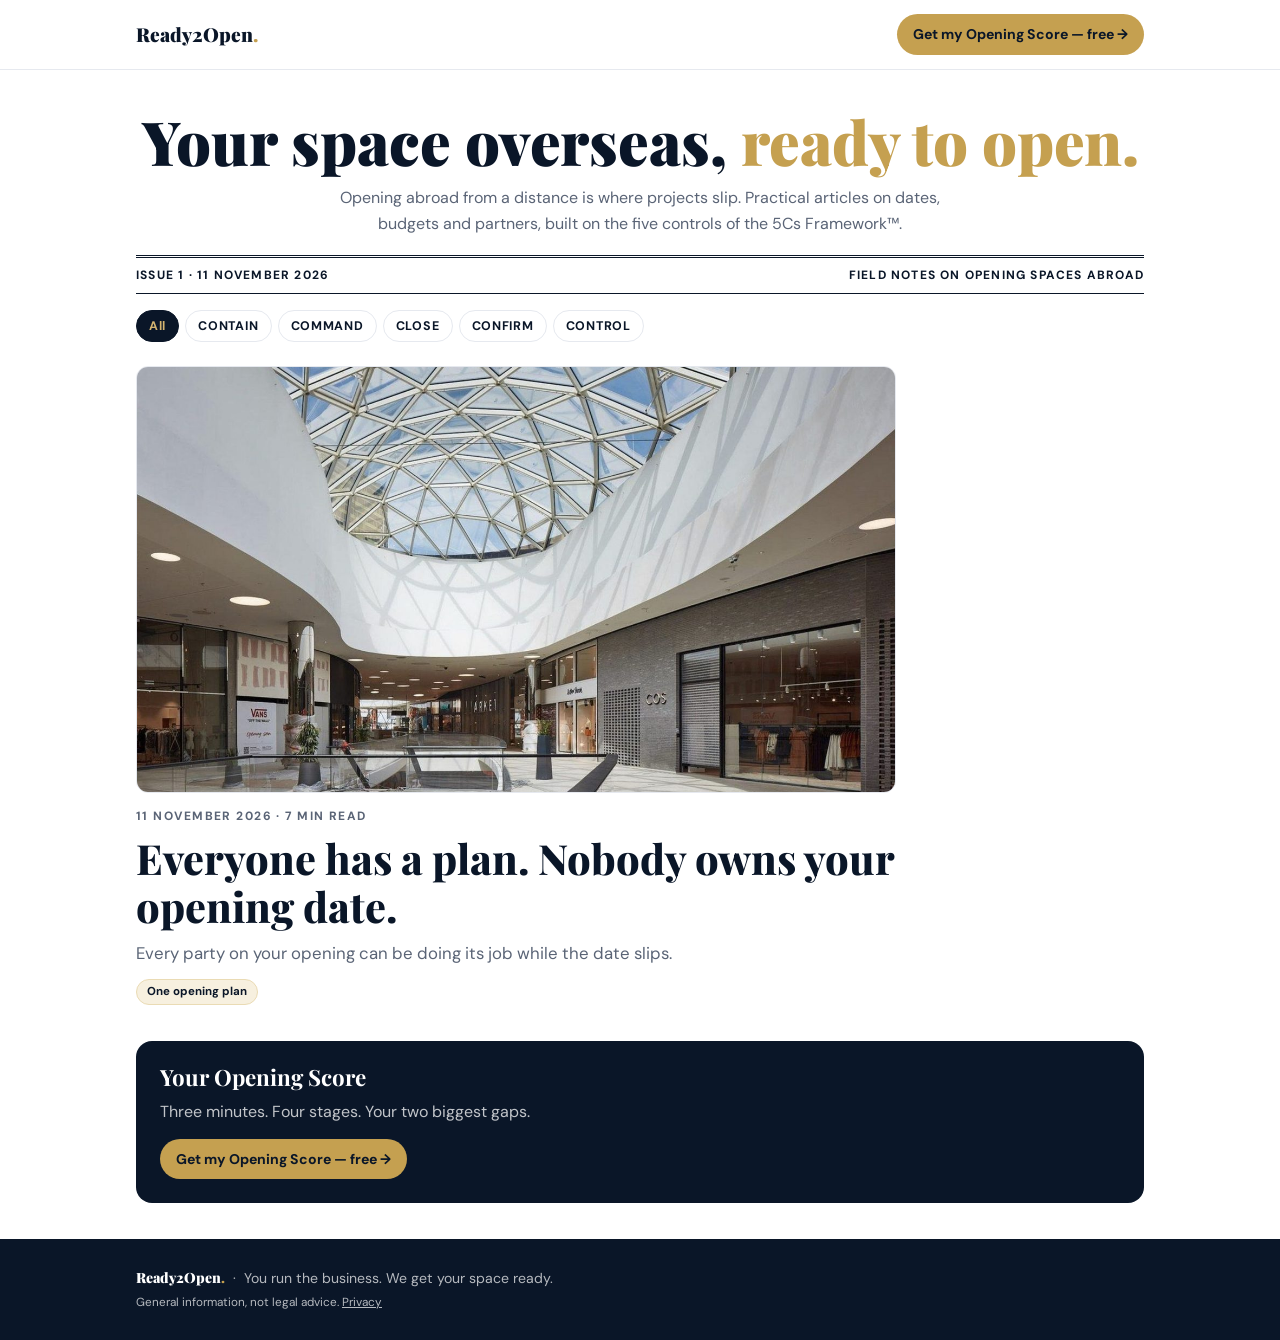
<file: articles/index.html>
<!doctype html>
<html lang="en-GB">
<head>
<meta charset="utf-8">
<meta name="viewport" content="width=device-width,initial-scale=1">
<title>Ready2Open — Articles</title>
<meta name="description" content="Practical articles for HQ teams opening an office, shop or showroom in another country: dates, budgets and partners, on the 5Cs Framework™.">
<link rel="canonical" href="https://nextplaces.netlify.app/articles/">
<meta property="og:type" content="website">
<meta property="og:title" content="Ready2Open — Articles">
<meta property="og:description" content="Opening abroad from a distance is where projects slip. Practical articles on the 5Cs Framework™.">
<meta property="og:url" content="https://nextplaces.netlify.app/articles/">
<meta property="og:image" content="https://nextplaces.netlify.app/site-interior.jpeg">
<link rel="preconnect" href="https://fonts.googleapis.com"><link rel="preconnect" href="https://fonts.gstatic.com" crossorigin>
<link href="https://fonts.googleapis.com/css2?family=DM+Sans:wght@400;500;700&family=Playfair+Display:wght@700;800;900&display=swap" rel="stylesheet">
<style>
:root{--navy:#0A1628;--gold:#C5A050;--gold-2:#D4B470;--gold-soft:#F7F0DF;--gold-line:#EADBB4;--muted:#5A6476;--line:#E6E9EF}
*{box-sizing:border-box;margin:0;padding:0}
body{font-family:'DM Sans',system-ui,sans-serif;color:var(--navy);background:#fff;line-height:1.6;-webkit-font-smoothing:antialiased}
.wrap{max-width:1040px;margin:0 auto;padding:0 16px}
h1,h2,h3{font-family:'Playfair Display',Georgia,serif;line-height:1.15}
a{color:inherit}
nav{border-bottom:1px solid var(--line)}
nav .wrap{display:flex;justify-content:space-between;align-items:center;gap:12px;padding-top:14px;padding-bottom:14px;flex-wrap:wrap}
.logo{font-family:'Playfair Display',serif;font-weight:900;font-size:1.2rem;color:var(--navy);text-decoration:none}
.logo span{color:var(--gold)}
.btn{display:inline-block;text-decoration:none;font-weight:700;font-size:.88rem;padding:9px 16px;border-radius:999px;background:var(--gold);color:var(--navy)}
.masthead{text-align:center;padding:36px 0 18px}
.masthead h1{font-size:clamp(2.2rem,7vw,3.8rem);font-weight:900}
.masthead h1 em{font-style:normal;color:var(--gold)}
.masthead p{color:var(--muted);max-width:640px;margin:10px auto 0}
.dateline{display:flex;justify-content:space-between;gap:8px 16px;flex-wrap:wrap;border-top:3px double var(--navy);border-bottom:1px solid var(--navy);padding:8px 0;font-size:.75rem;font-weight:700;letter-spacing:.1em;text-transform:uppercase}
.filters{display:flex;flex-wrap:wrap;gap:6px;margin:16px 0 24px}
.filters button{font:700 .78rem 'DM Sans',sans-serif;letter-spacing:.06em;border:1px solid var(--line);background:#fff;color:var(--navy);border-radius:999px;padding:7px 12px;cursor:pointer}
.filters button.on{background:var(--navy);color:var(--gold-2);border-color:var(--navy)}
.meta{font-size:.75rem;font-weight:700;letter-spacing:.12em;text-transform:uppercase;color:var(--muted)}
.lead{display:block;text-decoration:none;max-width:760px}
.lead img{display:block;width:100%;height:auto;aspect-ratio:16/9;object-fit:cover;border-radius:12px;border:1px solid var(--line);margin-bottom:14px}
.lead h2{font-size:clamp(1.7rem,4.5vw,2.6rem);font-weight:800;margin:8px 0 10px}
.lead:hover h2{color:#8a6d2b}
.lead p{color:var(--muted);font-size:1.05rem}
.tags{display:flex;flex-wrap:wrap;gap:6px;margin-top:12px}
.tags span{font-size:.72rem;font-weight:700;border-radius:999px;padding:3px 10px;background:var(--gold-soft);border:1px solid var(--gold-line)}
.section-head{font-family:'Playfair Display',Georgia,serif;font-weight:800;font-size:1.3rem;border-top:1px solid var(--navy);margin-top:32px;padding-top:12px}
.earlier{display:grid;grid-template-columns:repeat(3,minmax(0,1fr));gap:20px;margin-top:14px}
.issue{display:block;text-decoration:none;border-top:1px solid var(--line);padding-top:12px}
.issue h3{font-size:1.1rem;margin:6px 0}
.issue:hover h3{color:#8a6d2b}
.issue p{color:var(--muted);font-size:.92rem}
.empty{color:var(--muted);padding:20px 0}
.cta{background:var(--navy);color:#fff;border-radius:16px;padding:24px;margin:36px 0}
.cta h2{color:#fff;font-size:1.4rem;margin-bottom:8px}
.cta p{color:rgba(255,255,255,.75);margin-bottom:14px}
footer{background:var(--navy);color:rgba(255,255,255,.7);padding:28px 0;font-size:.88rem}
footer a{color:#fff;text-decoration:none;font-family:'Playfair Display',serif;font-weight:900}
footer a span{color:var(--gold)}
footer small a{font:inherit;color:inherit;text-decoration:underline}
@media(max-width:760px){.earlier{grid-template-columns:minmax(0,1fr)}}
</style>
<script type="application/ld+json">{"@context": "https://schema.org", "@type": "CollectionPage", "name": "Ready2Open — Articles", "url": "https://nextplaces.netlify.app/articles/", "description": "Practical articles for HQ teams opening an office, shop or showroom in another country.", "inLanguage": "en-GB", "publisher": {"@type": "Organization", "name": "Ready2Open", "url": "https://nextplaces.netlify.app/"}}</script>
</head>
<body>
<nav><div class="wrap">
  <a class="logo" href="/">Ready2Open<span>.</span></a>
  <a class="btn" href="/quiz">Get my Opening Score — free →</a>
</div></nav>

<div class="wrap">
  <header class="masthead">
    <h1>Your space overseas, <em>ready to open.</em></h1>
    <p>Opening abroad from a distance is where projects slip. Practical articles on dates, budgets and partners, built on the five controls of the 5Cs Framework™.</p>
  </header>
  <div class="dateline"><span id="issueLine"></span><span>Field notes on opening spaces abroad</span></div>
</div>

<main class="wrap">
  <div class="filters" id="filters"></div>
  <div id="front"></div>
  <div id="earlier"></div>

  <div class="cta">
    <h2>Your Opening Score</h2>
    <p>Three minutes. Four stages. Your two biggest gaps.</p>
    <a class="btn" href="/quiz">Get my Opening Score — free →</a>
  </div>
</main>

<footer><div class="wrap">
  <a href="/">Ready2Open<span>.</span></a> &nbsp;·&nbsp; You run the business. We get your space ready.<br>
  <small>General information, not legal advice. <a href="/privacy.html">Privacy</a></small>
</div></footer>

<script>
/* One entry per published article, newest first.
   c5 = "CONTAIN" | "COMMAND" | "CLOSE" | "CONFIRM" | "CONTROL" | "ALL" */
var ISSUES = [
  {n:1, slug:"ro-01-opening-date", date:"2026-11-11", c5:"COMMAND", cover:"/site-interior.jpeg",
   title:"Everyone has a plan. Nobody owns your opening date.",
   dek:"Every party on your opening can be doing its job while the date slips.", mins:7}
];
var C5 = ["ALL","CONTAIN","COMMAND","CLOSE","CONFIRM","CONTROL"];
var NAMES = {CONTAIN:"Brief & fit-out scope",COMMAND:"One opening plan",CLOSE:"Landlord & design decisions",CONFIRM:"Contractor & permit dates",CONTROL:"Weekly site cadence"};
var current = "ALL";
function day(a){return new Date(a.date).toLocaleDateString('en-GB',{day:'numeric',month:'long',year:'numeric',timeZone:'UTC'});}
function tags(a){return '<div class="tags"><span>'+(a.c5==="ALL"?"All 5Cs":NAMES[a.c5])+'</span></div>';}
function link(a){return '/articles/'+a.slug+'.html';}
function render(){
  var f = document.getElementById('filters');
  f.innerHTML = C5.map(function(c){
    return '<button class="'+(c===current?'on':'')+'" data-c="'+c+'">'+(c==="ALL"?"All":c)+'</button>';
  }).join('');
  f.querySelectorAll('button').forEach(function(b){b.onclick=function(){current=b.dataset.c;render();};});
  document.getElementById('issueLine').textContent = ISSUES.length ? 'Issue '+ISSUES[0].n+' · '+day(ISSUES[0]) : '';
  var items = ISSUES.filter(function(a){return current==="ALL"||a.c5===current||a.c5==="ALL";});
  var front = document.getElementById('front'), earlier = document.getElementById('earlier');
  if(!items.length){
    front.innerHTML = '<p class="empty">No article on this control yet.</p>';
    earlier.innerHTML = '';
    return;
  }
  var a = items[0];
  front.innerHTML = '<a class="lead" href="'+link(a)+'">'+(a.cover?'<img src="'+a.cover+'" alt="">':'')+
    '<div class="meta">'+day(a)+' · '+a.mins+' min read</div><h2>'+a.title+'</h2><p>'+a.dek+'</p>'+tags(a)+'</a>';
  var rest = items.slice(1);
  earlier.innerHTML = rest.length ? '<h2 class="section-head">Earlier issues</h2><div class="earlier">'+rest.map(function(i){
    return '<a class="issue" href="'+link(i)+'"><div class="meta">Issue '+i.n+' · '+day(i)+'</div><h3>'+i.title+'</h3><p>'+i.dek+'</p>'+tags(i)+'</a>';
  }).join('')+'</div>' : '';
}
render();
</script>
</body>
</html>
</file>
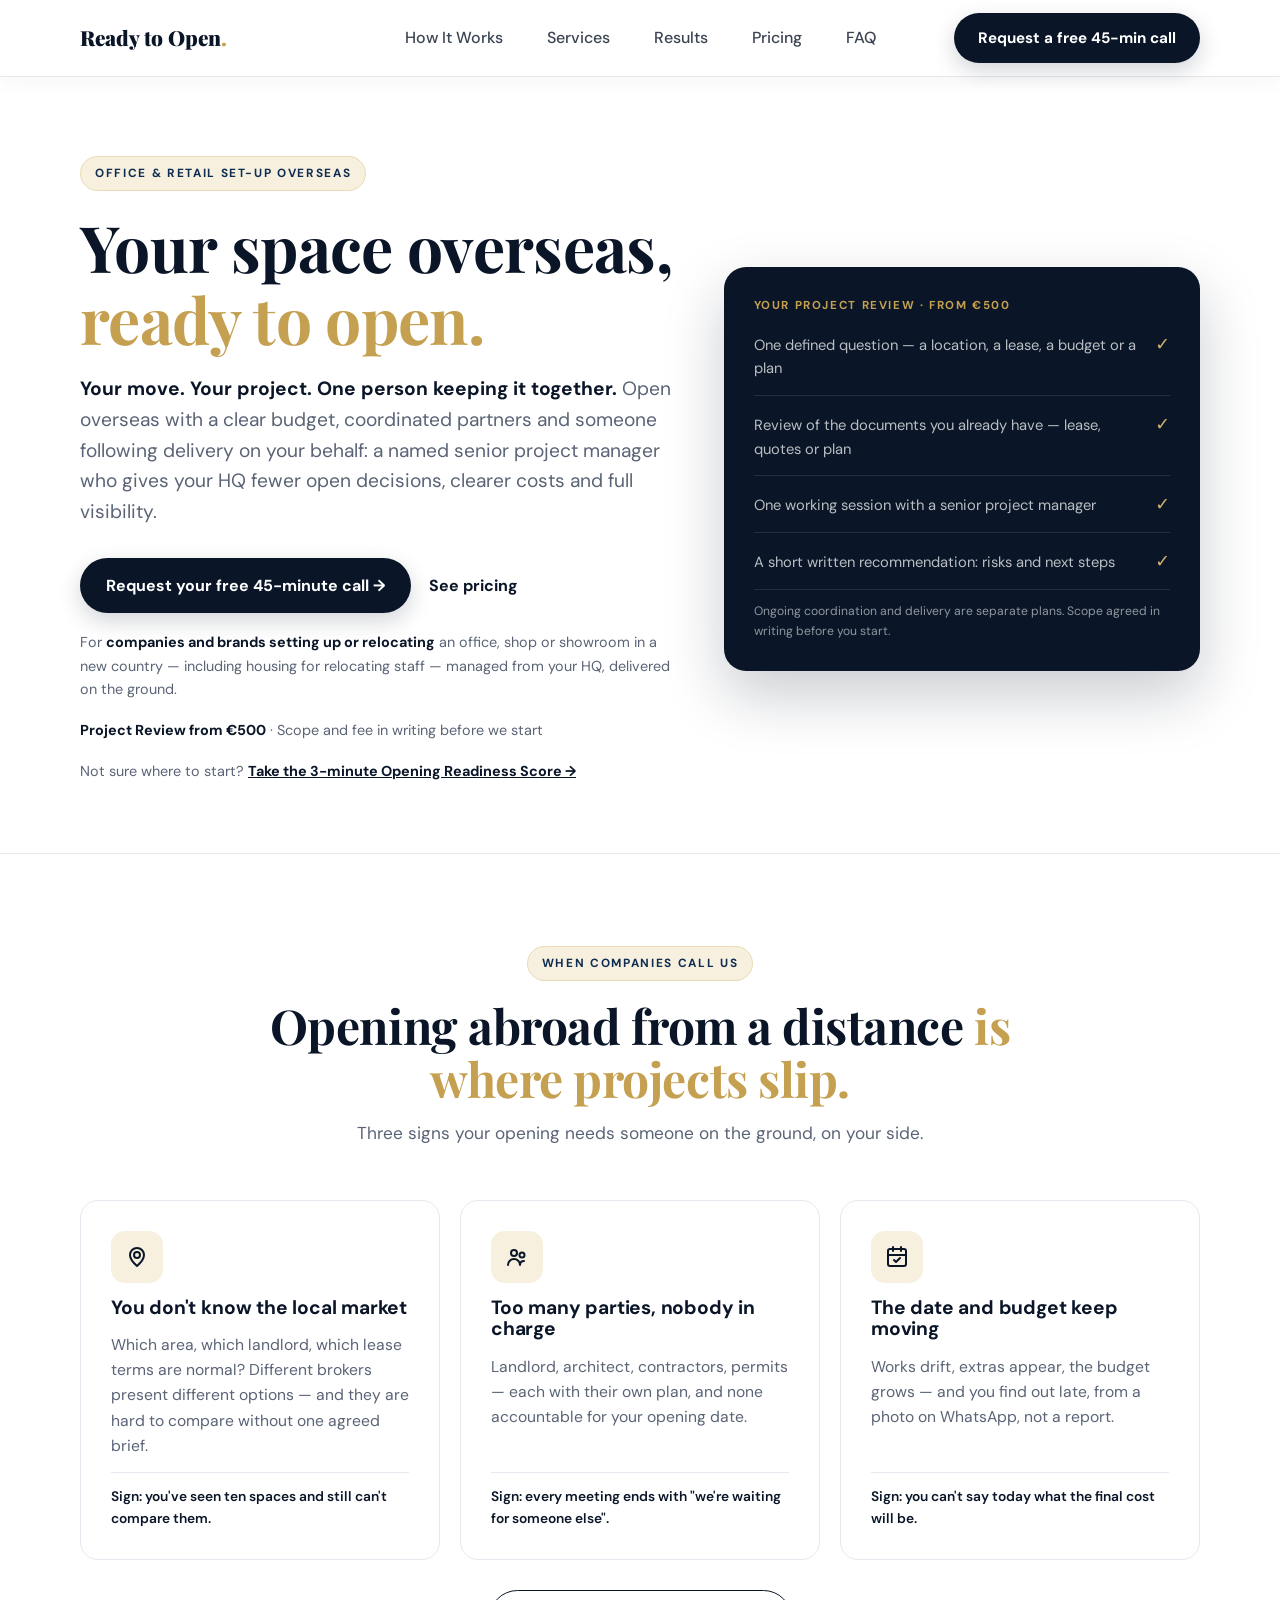
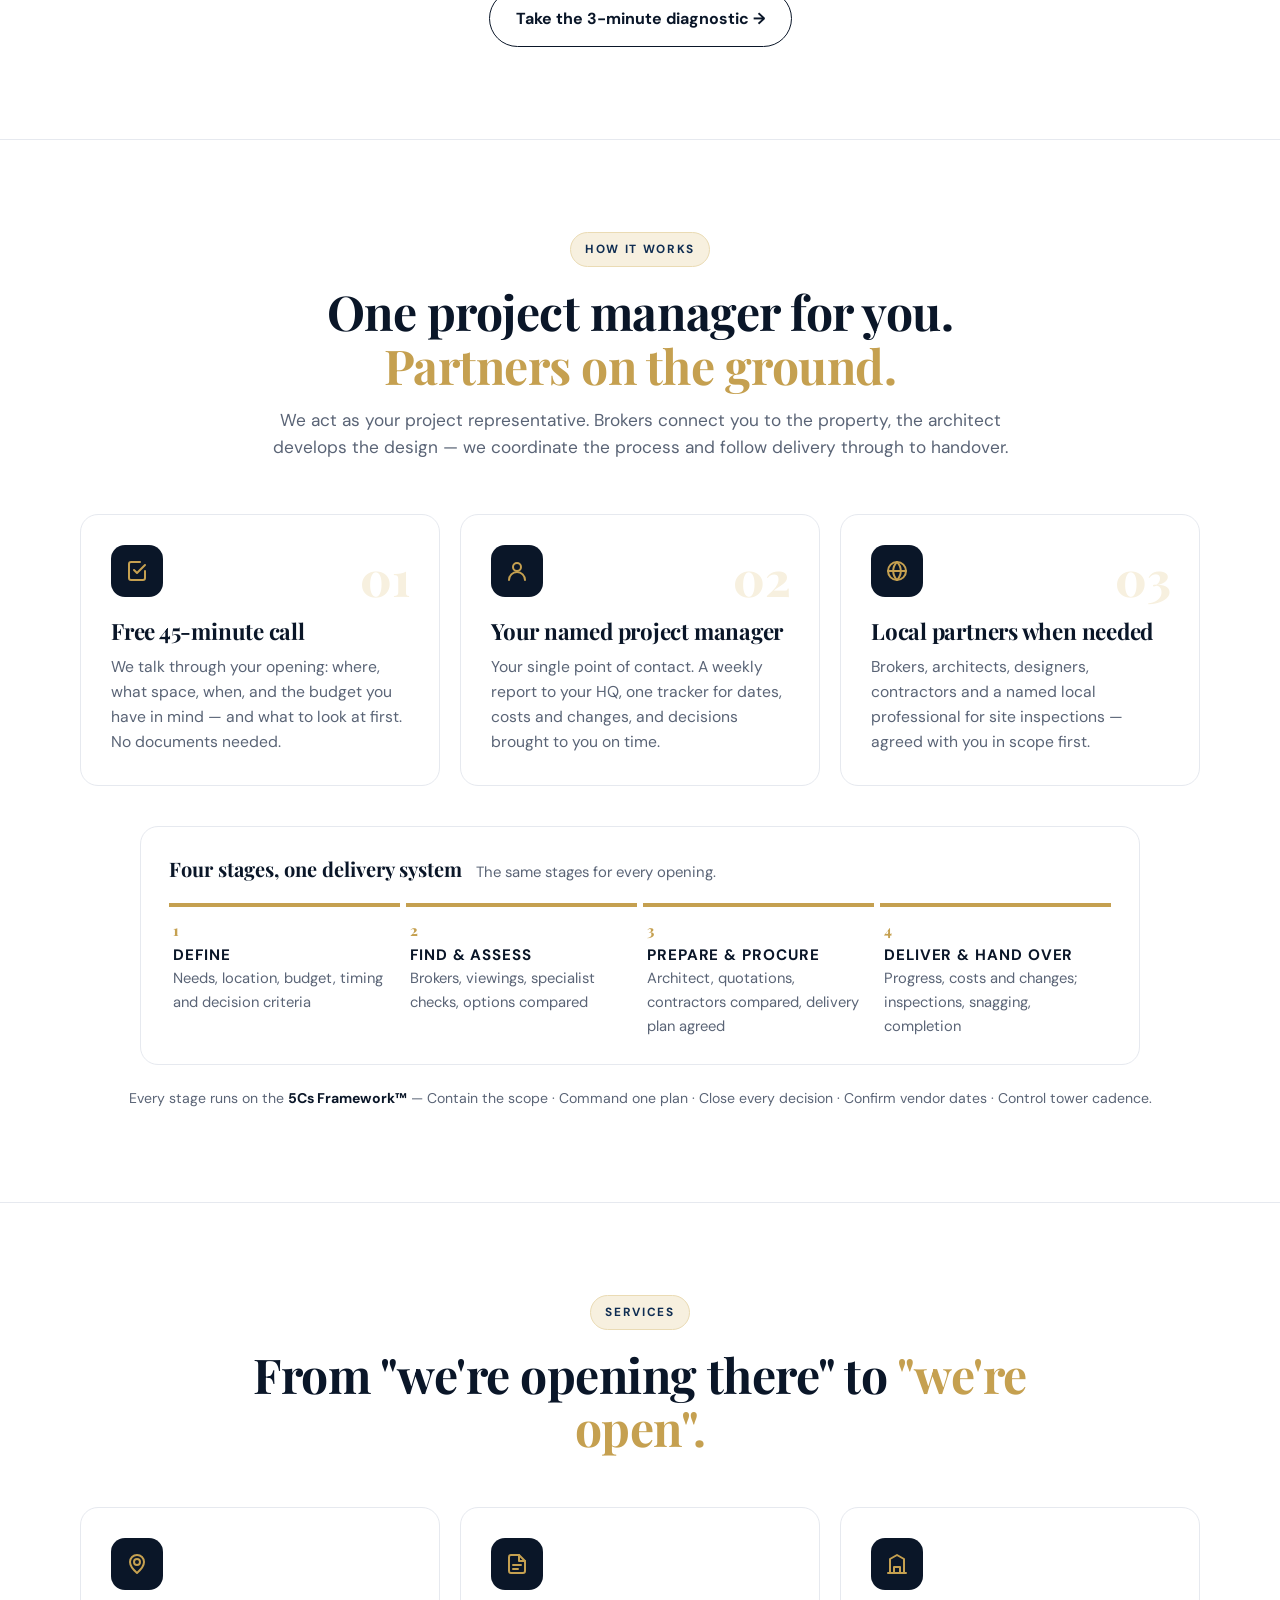
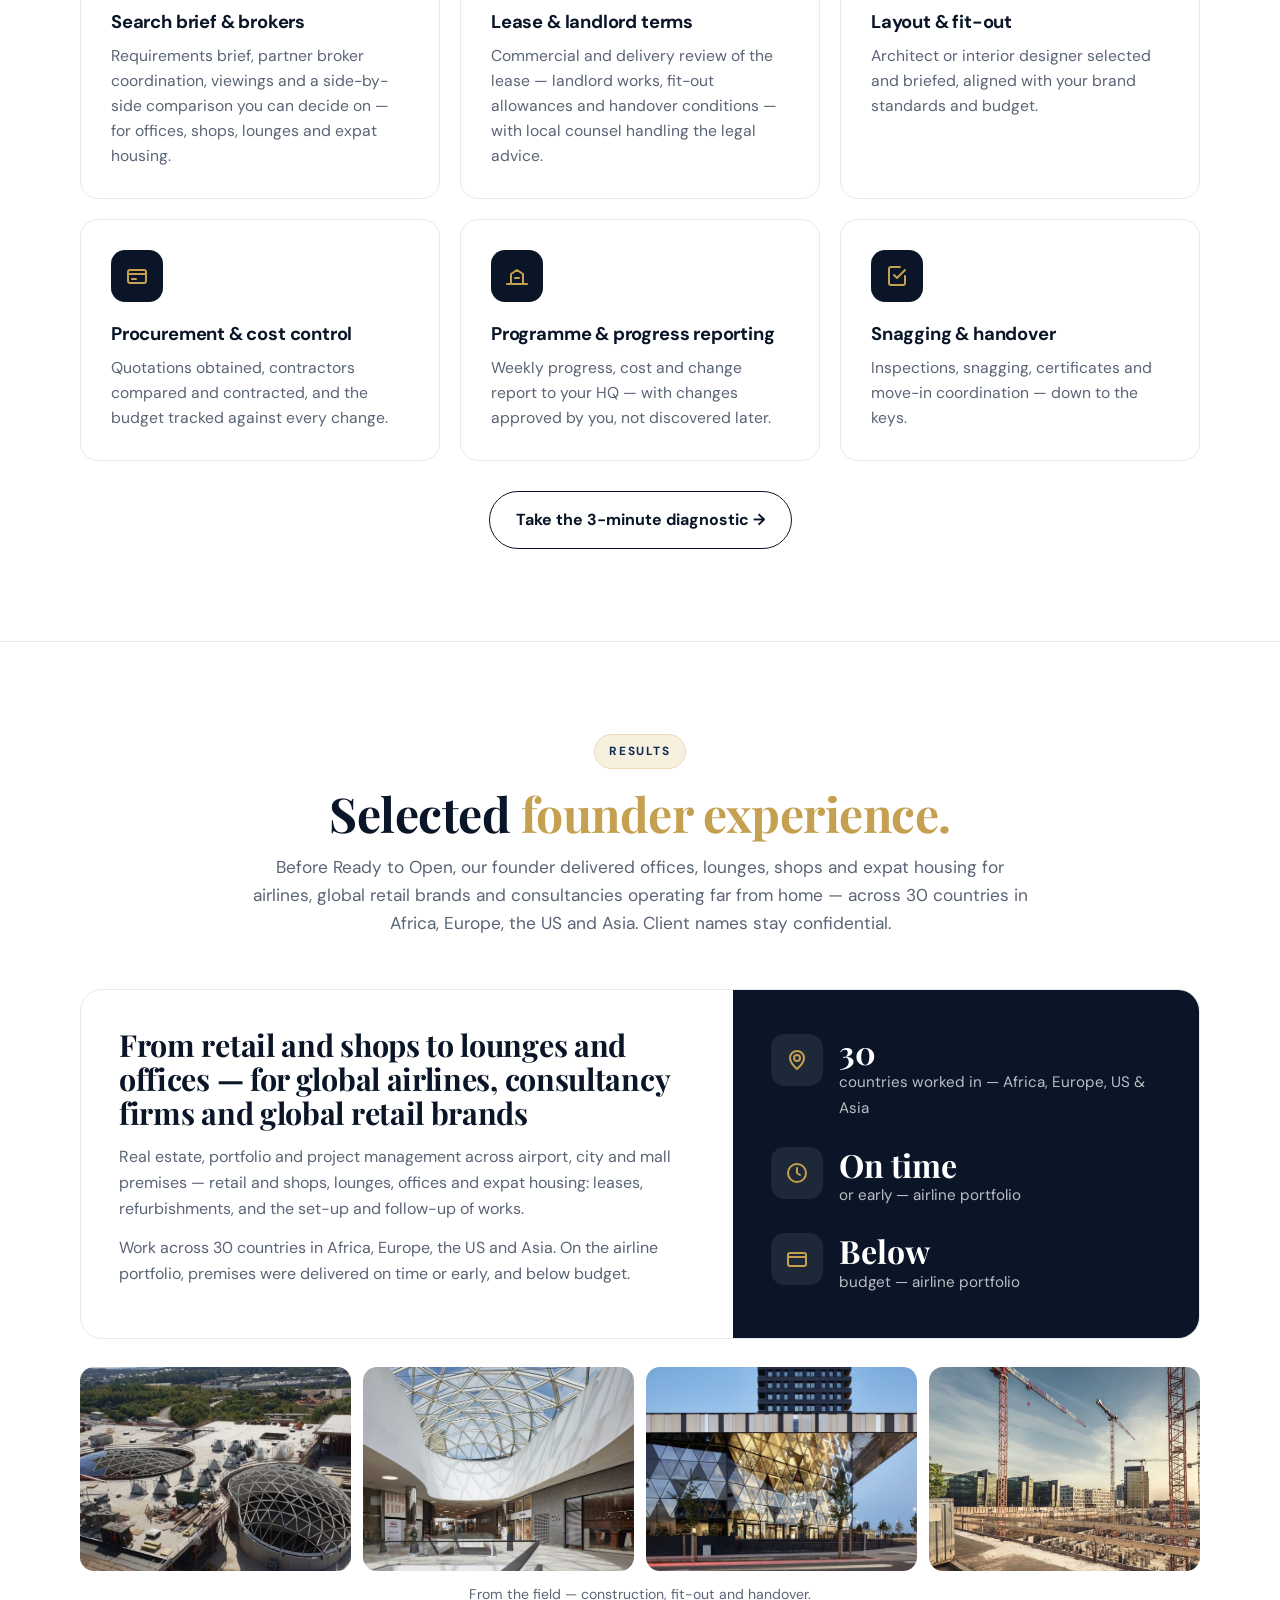
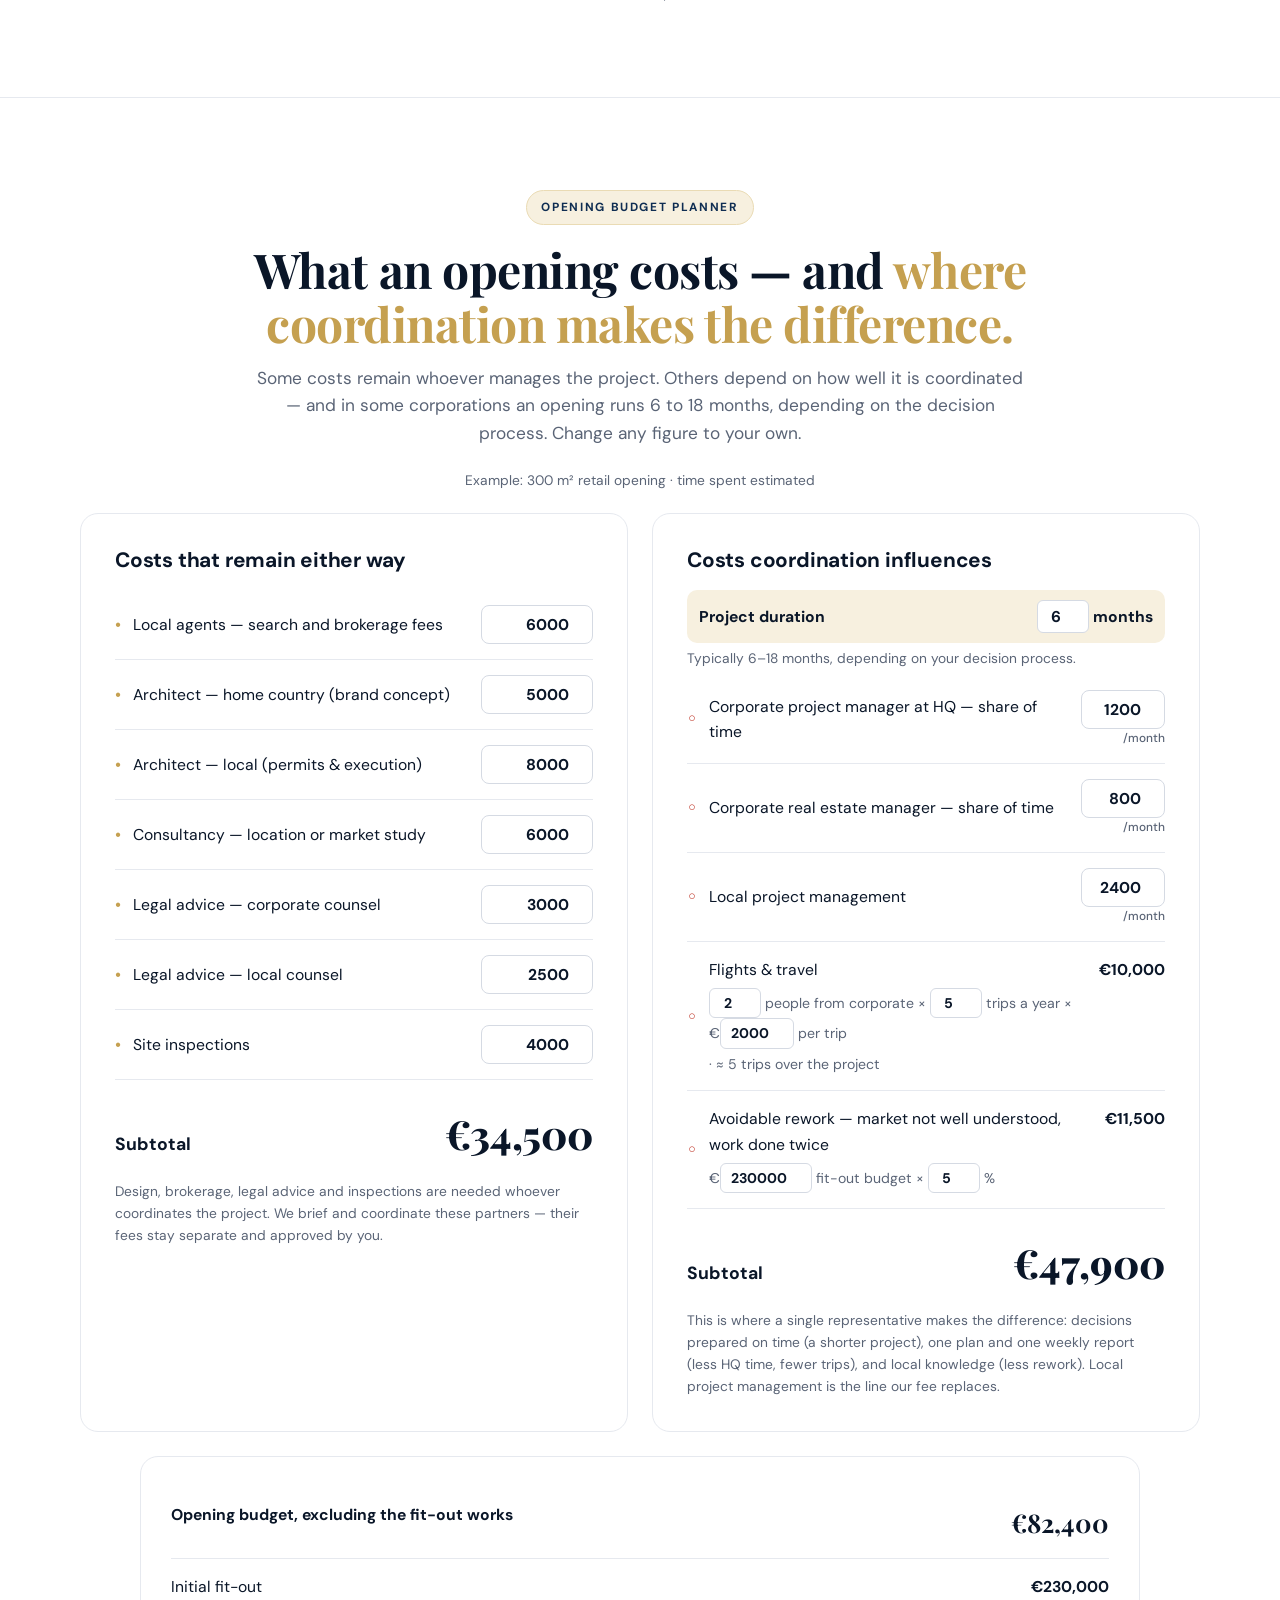
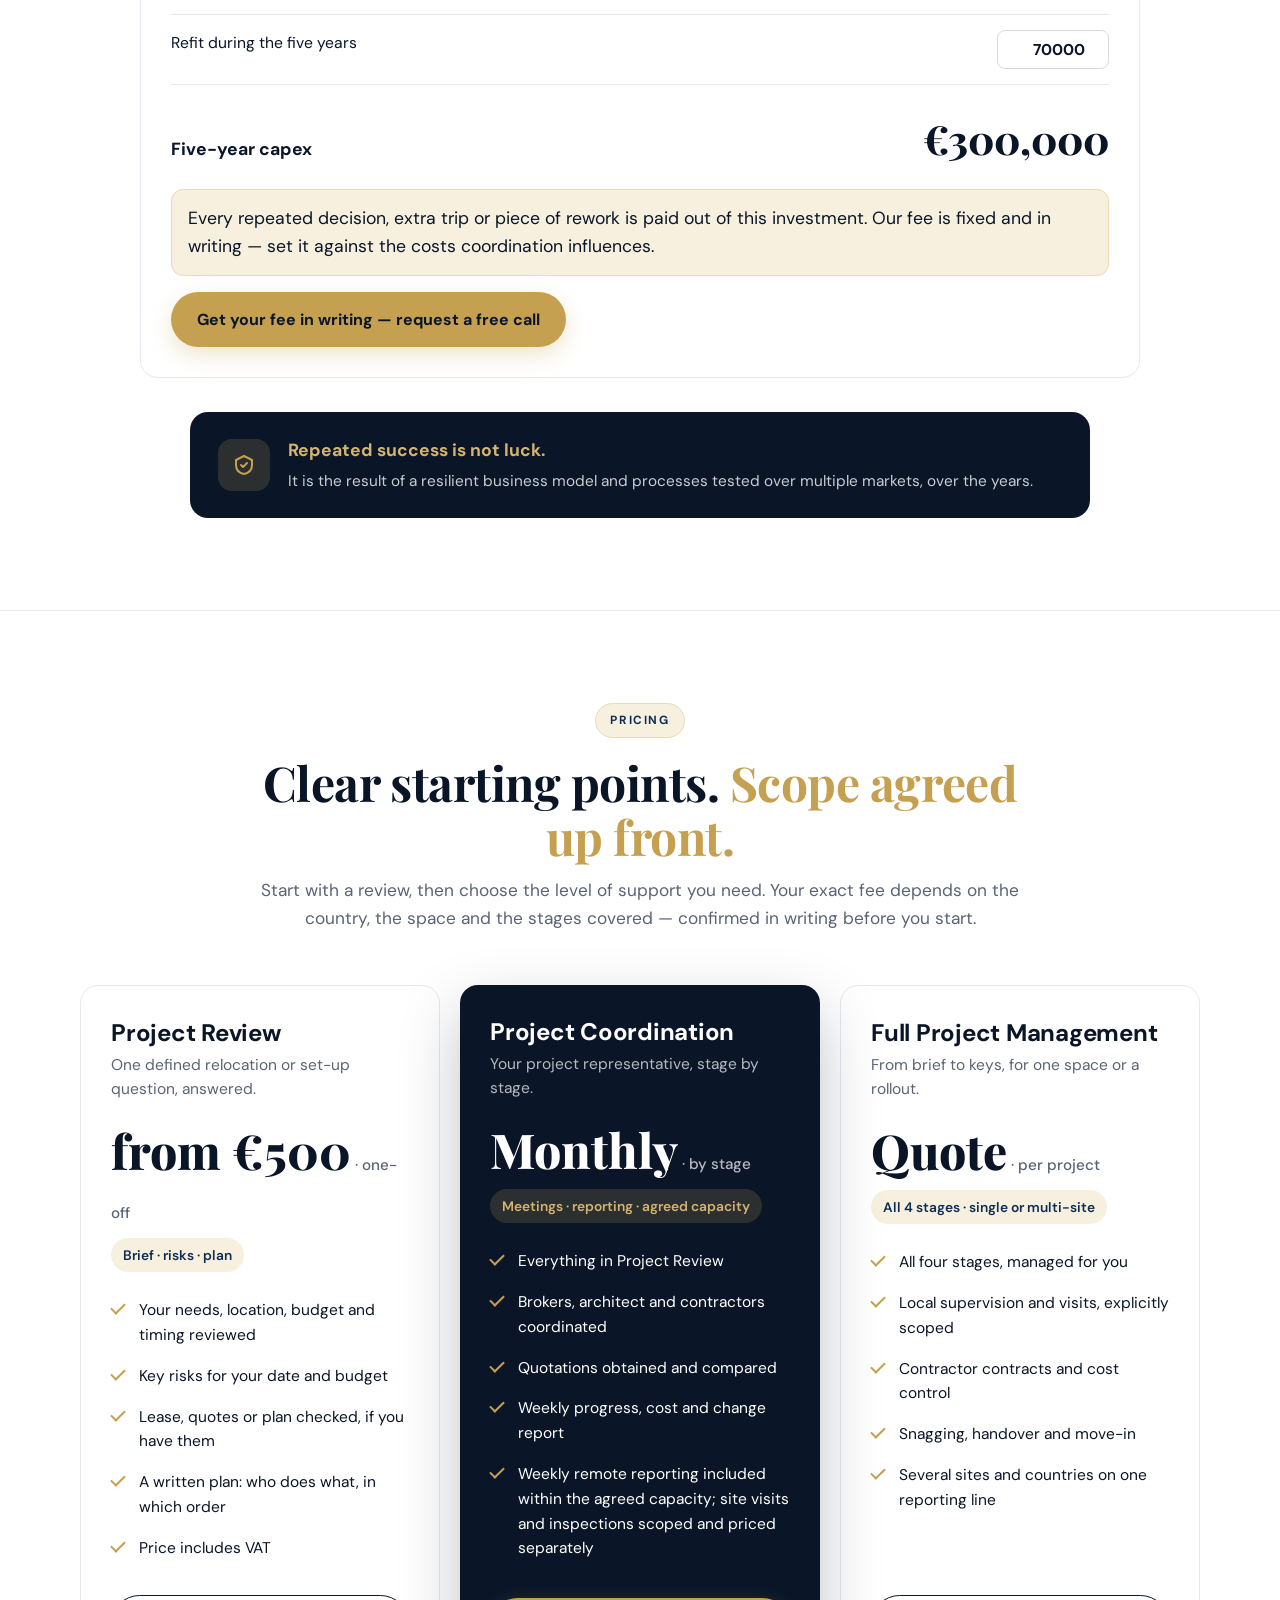
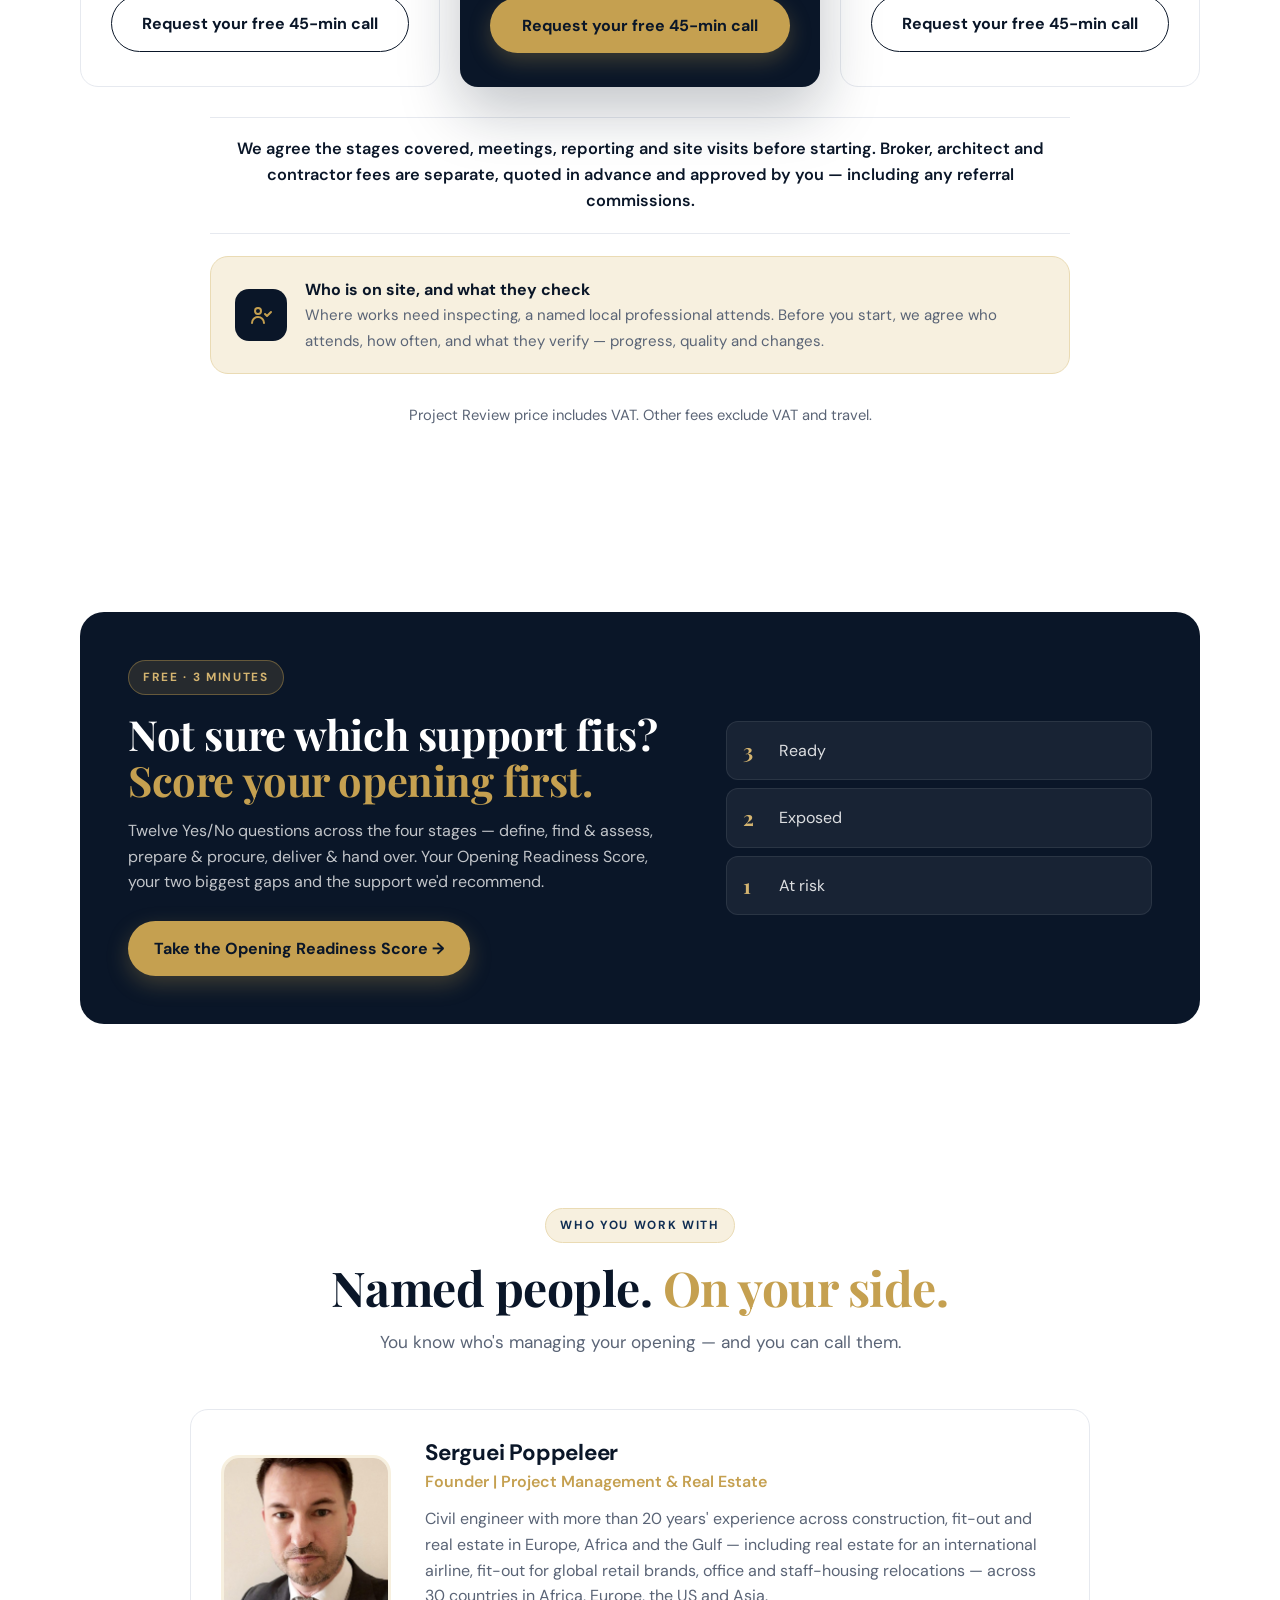
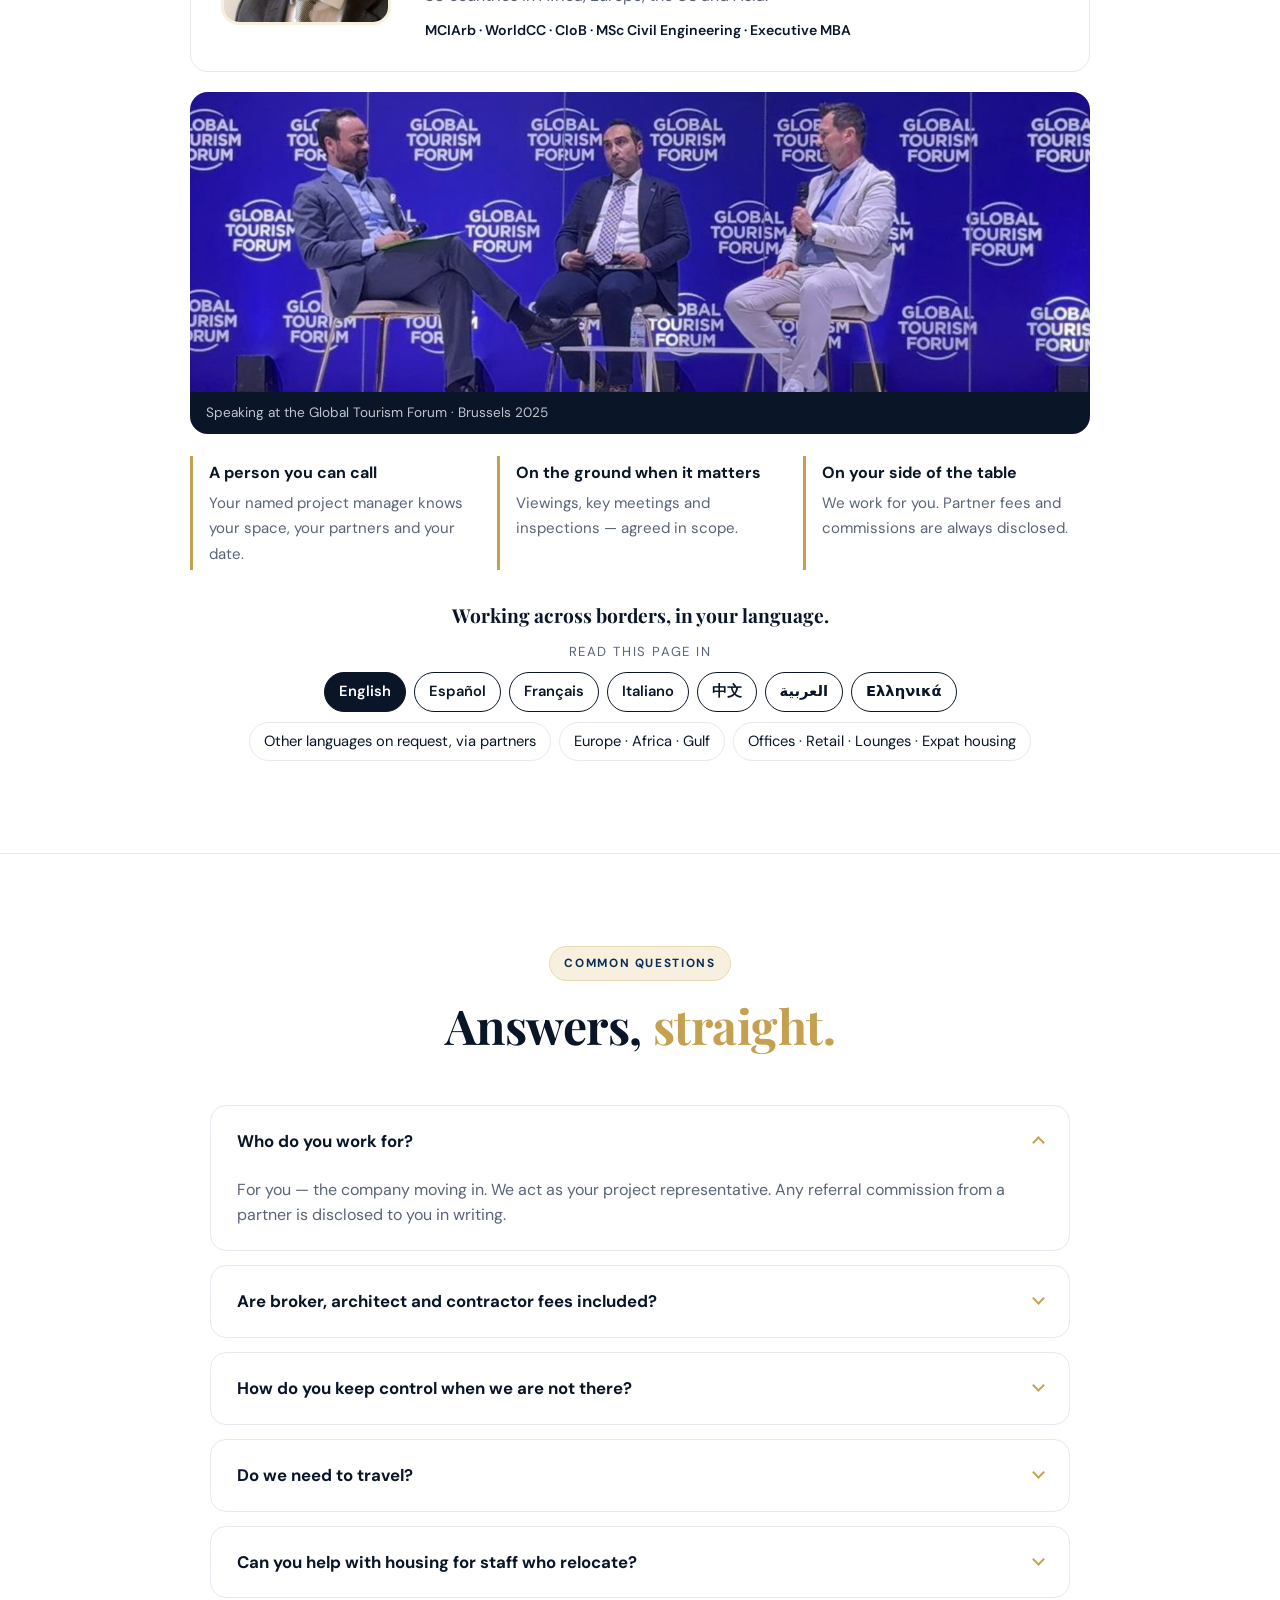
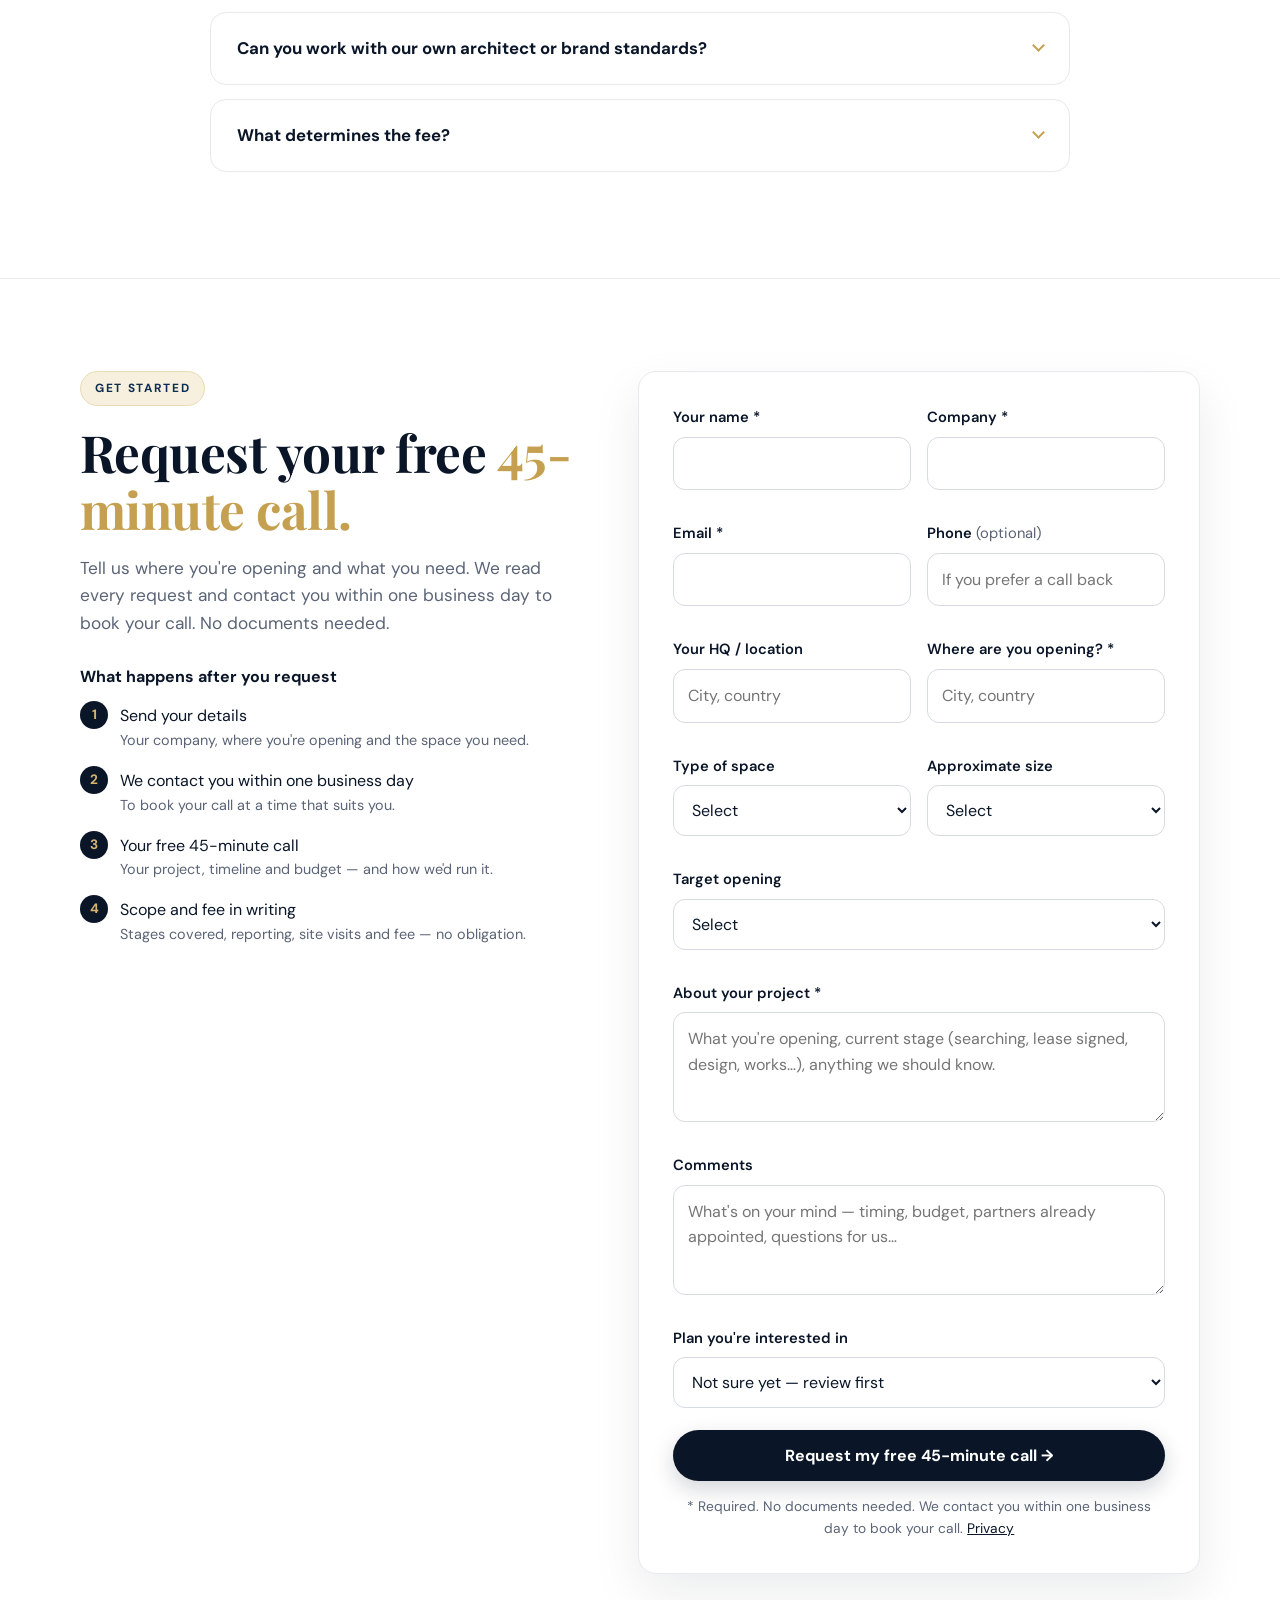
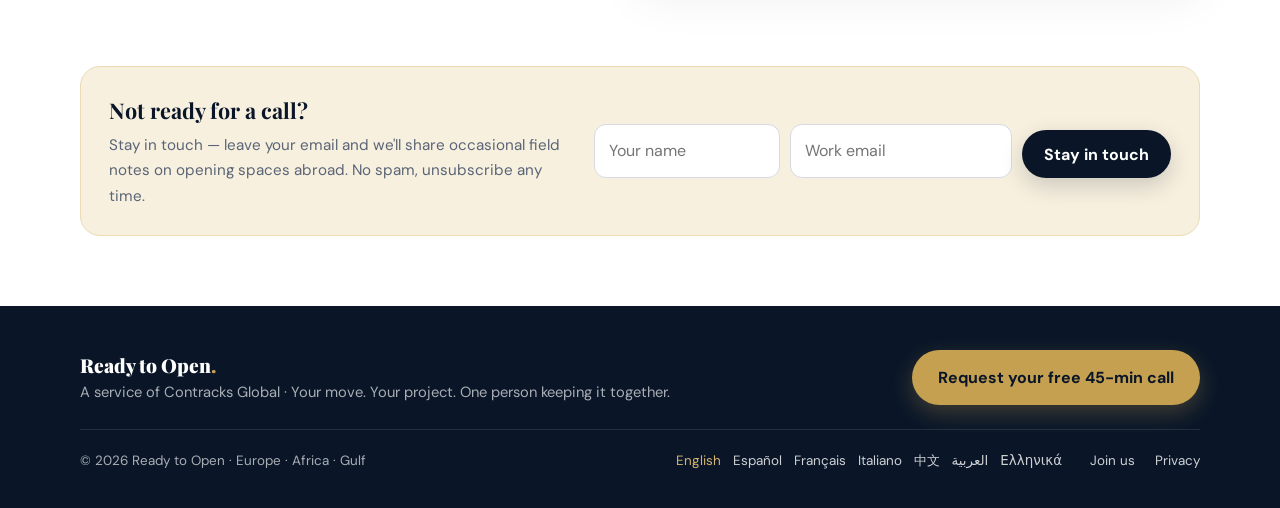
<file: index2.html>
<!DOCTYPE html>
<html lang="en">
<head>
<meta charset="UTF-8">
<meta name="viewport" content="width=device-width, initial-scale=1.0">
<title>Ready to Open — Office &amp; retail set-up overseas</title>
<meta name="description" content="Opening an office, shop or showroom in a new country? Your move. Your project. One person keeping it together. A named project manager on your side, from property search to handover. Project Review from €500.">
<meta property="og:title" content="Ready to Open — Your space overseas, ready to open">
<meta property="og:description" content="You run the business. We get your space ready. Your move. Your project. One person keeping it together.">
<meta property="og:type" content="website">
<meta name="twitter:card" content="summary_large_image">
<link rel="preconnect" href="https://fonts.googleapis.com">
<link rel="preconnect" href="https://fonts.gstatic.com" crossorigin>
<link href="https://fonts.googleapis.com/css2?family=Playfair+Display:wght@700;800;900&family=DM+Sans:wght@400;500;600;700&display=swap" rel="stylesheet">
<style>
*,*::before,*::after{box-sizing:border-box;margin:0;padding:0}
:root{
  --navy:#0A1628;--navy-2:#0F2D52;--navy-3:#1B2A4A;
  --gold:#C5A050;--gold-2:#D4B470;--gold-soft:#F7F0DF;--gold-line:#EADBB4;
  --bg:#FFFFFF;--bg-2:#FFFFFF;--ink:#0A1628;--muted:#5A6476;--line:#E6E9EF;
  --red:#C0392B;--green:#2D6A4F;--red-soft:#FDF0EE;
}
html{scroll-behavior:smooth;overflow-x:hidden}
section[id],header[id]{scroll-margin-top:84px}
@media (max-width:900px){section[id],header[id]{scroll-margin-top:130px}}
@media (prefers-reduced-motion:reduce){html{scroll-behavior:auto}*,*::before,*::after{animation:none!important;transition:none!important}}
@keyframes flash{0%{box-shadow:0 0 0 0 rgba(197,160,80,.9)}100%{box-shadow:0 0 0 18px rgba(197,160,80,0)}}
form.card.flash{animation:flash 1.1s ease-out 2}
body{font-family:'DM Sans',system-ui,sans-serif;color:var(--ink);background:var(--bg);line-height:1.6;-webkit-font-smoothing:antialiased}
a{color:inherit}
h1,h2,h3{font-family:'Playfair Display',Georgia,serif;line-height:1.12;letter-spacing:-.01em;color:var(--navy)}
h1 em,h2 em{font-style:normal;color:var(--gold)}
.wrap{max-width:1160px;margin:0 auto;padding:0 20px}
.pill{display:inline-block;font-size:.74rem;font-weight:700;letter-spacing:.14em;text-transform:uppercase;color:var(--navy-2);background:var(--gold-soft);border:1px solid var(--gold-line);padding:7px 14px;border-radius:999px}
.btn{display:inline-flex;align-items:center;justify-content:center;gap:8px;padding:15px 26px;border-radius:999px;font-weight:700;font-size:1rem;text-decoration:none;cursor:pointer;border:0;font-family:inherit;transition:transform .15s,box-shadow .2s,background .2s}
.btn:hover{transform:translateY(-1px)}
.btn-navy{background:var(--navy);color:#fff;box-shadow:0 8px 22px rgba(10,22,40,.18)}
.btn-navy:hover{background:var(--navy-2)}
.btn-gold{background:var(--gold);color:var(--navy);box-shadow:0 8px 22px rgba(197,160,80,.28)}
.btn-gold:hover{background:var(--gold-2)}
.btn-text{background:transparent;color:var(--navy);padding:15px 8px}
.btn-line{background:transparent;color:var(--navy);border:1.5px solid var(--navy)}

/* NAV — Amplify structure: logo left, links centre, one CTA right */
nav.top{position:sticky;top:0;z-index:50;background:#fff;box-shadow:0 1px 0 var(--line),0 6px 20px rgba(10,22,40,.04)}
nav.top .wrap{display:flex;align-items:center;justify-content:space-between;height:76px;gap:20px;position:relative}
.logo{text-decoration:none;line-height:1.05;flex:none}
.logo b{display:block;font-family:'Playfair Display',serif;font-weight:900;font-size:1.3rem;color:var(--navy)}
.logo b span{color:var(--gold)}
.logo small{display:block;font-size:.62rem;letter-spacing:.14em;text-transform:uppercase;color:var(--muted)}
.links{display:flex;gap:44px;align-items:center;position:absolute;left:50%;transform:translateX(-50%)}
.links a{text-decoration:none;color:var(--ink);opacity:.8;font-weight:500;font-size:1rem}
.links a:hover{opacity:1;color:var(--navy)}
.nav-cta{padding:13px 24px;font-size:.95rem;flex:none}
.burger{display:none;background:none;border:0;width:40px;height:40px;cursor:pointer;flex-direction:column;justify-content:center;gap:5px;align-items:center}
.burger span{display:block;width:22px;height:2px;background:var(--navy);border-radius:2px}
@media (max-width:1060px){.links{gap:26px}}
@media (max-width:900px){
  nav.top .wrap{flex-wrap:wrap;height:auto;padding-top:12px;padding-bottom:0;row-gap:10px}
  .links{position:static;transform:none;order:3;width:100%;gap:0;justify-content:space-between;overflow-x:auto;-webkit-overflow-scrolling:touch;border-top:1px solid var(--line);scrollbar-width:none}
  .links::-webkit-scrollbar{display:none}
  .links a{padding:13px 10px;font-size:.95rem;white-space:nowrap;opacity:.85}
  .links a:first-child{padding-left:0}.links a:last-child{padding-right:0}
  .nav-cta{padding:10px 16px;font-size:.85rem}
}
@media (max-width:480px){.logo small{display:none}.nav-cta{padding:9px 14px;font-size:.8rem}.links a{font-size:.9rem;padding:13px 8px}}

.nav-cta .sm{display:none}@media (max-width:480px){.nav-cta .lg{display:none}.nav-cta .sm{display:inline}}
/* HERO */
.hero{padding:80px 0 70px;background:#fff}
.hero-grid{display:grid;grid-template-columns:1.25fr 1fr;gap:48px;align-items:center}
.hero h1{font-size:clamp(2.3rem,5.4vw,4rem);margin:20px 0 20px}
.hero .sub{font-size:clamp(1.05rem,2vw,1.2rem);color:var(--muted);max-width:600px;margin-bottom:30px}
.hero-ctas{display:flex;flex-wrap:wrap;gap:10px;align-items:center}
.hero-note{margin-top:18px;font-size:.9rem;color:var(--muted)}
.hero-note b{color:var(--navy)}
.math-card{background:var(--navy);color:#fff;border-radius:22px;padding:30px;box-shadow:0 24px 60px rgba(10,22,40,.22)}
.math-card .row{display:flex;justify-content:space-between;align-items:baseline;padding:14px 0;border-bottom:1px solid rgba(255,255,255,.1);gap:12px}
.math-card .row:last-child{border:0}
.math-card .lbl{font-size:.92rem;color:rgba(255,255,255,.72)}
.math-card .big{white-space:nowrap;font-family:'Playfair Display',serif;font-weight:800;font-size:2rem}
.math-card .bad{color:#F08A7E;text-decoration:line-through;text-decoration-thickness:2px}
.math-card .good{color:var(--gold-2)}
.math-card .tick{color:var(--gold-2);font-weight:800;font-size:1.1rem}
.math-card .mini{margin-top:14px;background:rgba(255,255,255,.06);border:1px solid rgba(255,255,255,.1);border-radius:12px;padding:6px 14px}
.math-card .mini div{display:flex;justify-content:space-between;gap:10px;padding:8px 0;font-size:.84rem;color:rgba(255,255,255,.85);border-bottom:1px solid rgba(255,255,255,.08)}
.math-card .mini div:last-child{border:0}
.math-card .mini em{font-style:normal;font-size:.72rem;font-weight:700;padding:2px 8px;border-radius:999px;white-space:nowrap;height:fit-content}
.math-card .mini em.r{background:rgba(240,138,126,.18);color:#F4A79E}.math-card .mini em.a{background:rgba(197,160,80,.2);color:var(--gold-2)}
.math-card .tag{font-size:.72rem;font-weight:700;letter-spacing:.14em;text-transform:uppercase;color:var(--gold)}
@media (max-width:900px){.hero-grid{grid-template-columns:1fr}.hero{padding:52px 0 50px}}

/* SECTIONS */
section{padding:92px 0}
.alt{background:#fff;border-top:1px solid var(--line);border-bottom:1px solid var(--line)}
.head{text-align:center;max-width:780px;margin:0 auto 52px}
.head h2{font-size:clamp(1.9rem,4.4vw,3rem);margin:18px 0 14px}
.head p{color:var(--muted);font-size:1.08rem}
.card{background:#fff;border:1px solid var(--line);border-radius:18px;padding:30px}
.ico{width:52px;height:52px;border-radius:14px;background:var(--navy);display:grid;place-items:center;flex:none}
.ico svg{width:24px;height:24px;stroke:var(--gold);fill:none;stroke-width:2;stroke-linecap:round;stroke-linejoin:round}
.ico.soft{background:var(--gold-soft)}
.ico.soft svg{stroke:var(--navy)}

/* WHY SWITCH */
.why{display:grid;grid-template-columns:1fr 1fr;gap:20px}
.why .card{display:flex;gap:20px}
.why h3{font-family:'DM Sans',sans-serif;font-size:1.18rem;font-weight:700;margin-bottom:6px}
.why p{color:var(--muted);font-size:.98rem}
@media (max-width:820px){.why{grid-template-columns:1fr}}

/* STEPS / SERVICES */
.grid3{display:grid;grid-template-columns:repeat(3,1fr);gap:20px}
.step{position:relative}
.step .num{position:absolute;top:24px;right:28px;font-family:'Playfair Display',serif;font-size:3rem;font-weight:800;color:var(--gold-soft)}
.step h3,.svc h3{font-size:1.4rem;margin:22px 0 10px}
.svc h3{font-family:'DM Sans',sans-serif;font-size:1.15rem;font-weight:700}
.step p,.svc p{color:var(--muted);font-size:.98rem}
@media (max-width:900px){.grid3{grid-template-columns:1fr}}

/* RESULTS */
.case{display:grid;grid-template-columns:1.4fr 1fr;border-radius:22px;overflow:hidden;border:1px solid var(--line);background:#fff}
.case-l{padding:38px}
.case-l h3{font-size:clamp(1.4rem,3vw,1.9rem);margin:16px 0 14px}
.case-l p{color:var(--muted);margin-bottom:14px}
.case-r{background:var(--navy);color:#fff;padding:38px;display:flex;flex-direction:column;justify-content:center;gap:26px}
.kpi{display:flex;gap:16px;align-items:flex-start}
.kpi .ico{background:rgba(255,255,255,.08)}
.kpi strong{display:block;font-family:'Playfair Display',serif;font-size:2rem;line-height:1.1}
.kpi span{color:rgba(255,255,255,.72);font-size:.95rem}
.stats{display:grid;grid-template-columns:repeat(4,1fr);gap:20px;margin-top:56px;text-align:center}
.stats strong{display:block;font-family:'Playfair Display',serif;font-size:clamp(2.2rem,5vw,3.2rem);color:var(--navy);line-height:1.1}
.stats strong em{font-style:normal;color:var(--gold)}
.stats span{color:var(--muted);font-size:.95rem}
.quote{max-width:820px;margin:56px auto 0;text-align:center}
.quote blockquote{font-family:'Playfair Display',serif;font-size:clamp(1.25rem,2.8vw,1.6rem);line-height:1.4;color:var(--navy)}
.quote cite{display:block;margin-top:14px;font-style:normal;color:var(--muted);font-size:.92rem}
@media (max-width:860px){.case{grid-template-columns:1fr}.stats{grid-template-columns:repeat(2,1fr)}.case-l,.case-r{padding:28px}}

.cases2{display:grid;grid-template-columns:1fr 1fr;gap:20px;margin-top:20px}
.cases2 h3{font-size:1.35rem;margin:14px 0 8px}
.cases2 p{color:var(--muted);font-size:.97rem}
@media (max-width:860px){.cases2{grid-template-columns:1fr}}
/* MATH */
.math{display:grid;grid-template-columns:1fr 1fr;gap:24px;align-items:stretch}
.math .card{padding:34px}
.math h3{font-family:'DM Sans',sans-serif;font-size:1.3rem;font-weight:700;margin-bottom:18px}
.line{display:flex;justify-content:space-between;gap:16px;padding:15px 0;border-bottom:1px solid var(--line);font-size:.98rem}
.line .l{display:flex;gap:12px;align-items:flex-start}
.line .x{color:var(--red);font-weight:700}
.line .v{color:var(--gold);font-weight:700}
.line .amt{font-weight:700;white-space:nowrap;text-align:right}
.total{display:flex;justify-content:space-between;align-items:baseline;gap:16px;margin-top:22px}
.total b{font-size:1.1rem}
.total .bigred{font-family:'Playfair Display',serif;font-weight:800;font-size:clamp(1.8rem,4vw,2.5rem);color:var(--navy)}
.total .biggold{font-family:'Playfair Display',serif;font-weight:800;font-size:clamp(1.8rem,4vw,2.5rem);color:var(--gold-2)}
.fine{margin-top:14px;font-size:.86rem;color:var(--muted)}
.math .us{background:var(--navy);color:#fff;border:0;position:relative;box-shadow:0 24px 60px rgba(10,22,40,.22)}
.math .us h3{color:#fff}
.math .us .line{border-color:rgba(255,255,255,.1)}
.math .us .fine{color:rgba(255,255,255,.65)}
.badge{position:absolute;top:-14px;left:30px;background:var(--gold);color:var(--navy);font-size:.72rem;font-weight:700;letter-spacing:.12em;text-transform:uppercase;padding:6px 14px;border-radius:999px}
@media (max-width:900px){.math{grid-template-columns:1fr}}
.math>*{min-width:0}
@media (max-width:480px){.line .amt{white-space:normal;text-align:end;max-width:45%}.line .l{min-width:0}}

/* PRICING */
.plans{display:grid;grid-template-columns:repeat(3,1fr);gap:20px;align-items:stretch}
.plan{display:flex;flex-direction:column;padding:34px 30px}
.plan h3{font-family:'DM Sans',sans-serif;font-size:1.5rem;font-weight:700}
.plan .for{color:var(--muted);font-size:.97rem;margin-top:6px;min-height:48px}
.price{font-family:'Playfair Display',serif;font-weight:800;font-size:clamp(2.4rem,4.5vw,3rem);color:var(--navy);margin:24px 0 6px;line-height:1}
.price small{font-family:'DM Sans',sans-serif;font-size:.95rem;font-weight:500;color:var(--muted)}
.chip{display:inline-block;background:var(--gold-soft);color:var(--navy-2);font-weight:600;font-size:.86rem;padding:6px 12px;border-radius:999px;margin:10px 0 18px;align-self:flex-start}
.plan ul{list-style:none;flex:1;margin-bottom:26px}
.plan li{padding:8px 0 8px 28px;position:relative;font-size:.97rem}
.plan li::before{content:"";position:absolute;left:0;top:13px;width:14px;height:8px;border-left:2px solid var(--gold);border-bottom:2px solid var(--gold);transform:rotate(-45deg)}
.plan .btn{width:100%}
.plan.pop{background:var(--navy);color:#fff;border:0;position:relative;box-shadow:0 24px 60px rgba(10,22,40,.25)}
.plan.pop h3,.plan.pop .price{color:#fff}
.plan.pop .for,.plan.pop .price small{color:rgba(255,255,255,.7)}
.plan.pop .chip{background:rgba(197,160,80,.18);color:var(--gold-2)}
.plan.pop .badge{left:50%;transform:translateX(-50%);white-space:nowrap}
.price-foot{text-align:center;color:var(--muted);font-size:.92rem;max-width:760px;margin:30px auto 0}
.guar{display:flex;gap:18px;align-items:center;max-width:820px;margin:34px auto 0;background:var(--gold-soft);border:1px solid var(--gold-line);border-radius:18px;padding:22px 26px}
.guar b{display:block;color:var(--navy);font-size:1.05rem}
.guar span{color:var(--muted);font-size:.95rem}
@media (max-width:960px){.plans{grid-template-columns:1fr}.plan .for{min-height:0}}

/* 5Cs */
.fivec{max-width:1000px;margin:40px auto 0;border:1px solid var(--line);border-radius:18px;padding:26px 28px}
.fivec-h{display:flex;flex-wrap:wrap;gap:6px 14px;align-items:baseline;margin-bottom:18px}
.fivec-h b{font-family:'Playfair Display',serif;font-size:1.25rem;color:var(--navy)}
.fivec-h span{color:var(--muted);font-size:.93rem}
.fivec ol{list-style:none;display:grid;grid-template-columns:repeat(5,1fr);gap:6px}
.fivec li{border-top:4px solid var(--gold);padding:12px 4px 0;font-size:.92rem;color:var(--muted)}
.fivec li i{font-style:normal;font-family:'Playfair Display',serif;color:var(--gold);font-weight:800;margin-right:6px}
.fivec li b{display:block;color:var(--navy);letter-spacing:.06em;font-size:.95rem}
@media (max-width:760px){.fivec ol{grid-template-columns:1fr}.fivec li{border-top:0;border-left:4px solid var(--gold);padding:6px 0 6px 12px}.fivec li b{display:inline;margin-right:4px}}
/* PRINCIPLE */
.principle{display:flex;gap:18px;align-items:center;max-width:900px;margin:34px auto 0;background:var(--navy);color:#fff;border-radius:18px;padding:24px 28px}
.principle .ico{background:rgba(197,160,80,.18)}
.principle b{display:block;font-size:1.1rem;color:var(--gold-2);margin-bottom:4px}
.principle span{color:rgba(255,255,255,.78);font-size:.96rem}
@media (max-width:600px){.principle{flex-direction:column;align-items:flex-start}}
/* WHERE */
.where-grid{display:grid;grid-template-columns:repeat(3,1fr);gap:20px}
.where h3{font-family:'DM Sans',sans-serif;font-size:1.1rem;font-weight:700;margin-bottom:16px}
.chips{display:flex;flex-wrap:wrap;gap:8px}
.lang{border:1px solid var(--line);border-radius:999px;padding:7px 14px;font-size:.92rem;color:var(--ink)}
.lang.main{background:var(--navy);color:#fff;border-color:var(--navy);font-weight:600}
@media (max-width:900px){.where-grid{grid-template-columns:1fr}}
/* QUIZ */
.quiz-box{display:grid;grid-template-columns:1.3fr 1fr;gap:44px;align-items:center;background:var(--navy);color:#fff;border-radius:24px;padding:48px}
.quiz-box h2{color:#fff;font-size:clamp(1.8rem,4vw,2.6rem);margin:16px 0 14px}
.quiz-box p{color:rgba(255,255,255,.75);margin-bottom:26px}
.quiz-box .pill{background:rgba(197,160,80,.15);border-color:rgba(197,160,80,.4);color:var(--gold-2)}
.ladder{list-style:none;display:flex;flex-direction:column;gap:8px}
.ladder li{display:flex;align-items:center;gap:14px;background:rgba(255,255,255,.06);border:1px solid rgba(255,255,255,.08);border-radius:12px;padding:12px 16px}
.ladder b{font-family:'Playfair Display',serif;font-size:1.3rem;color:var(--gold-2);width:22px}
.ladder span{color:rgba(255,255,255,.85)}
.ladder em{font-style:normal;color:var(--gold-2);font-size:.85rem;margin-left:6px}
.ladder li.here{background:rgba(197,160,80,.16);border-color:var(--gold)}
@media (max-width:860px){.quiz-box{grid-template-columns:1fr;padding:30px 24px}}
/* TEAM */
.team{display:grid;grid-template-columns:auto 1fr;gap:34px;align-items:center;max-width:900px;margin:0 auto}
.team img{width:170px;height:170px;object-fit:cover;border-radius:18px;border:3px solid var(--gold-soft)}
.team h3{font-family:'DM Sans',sans-serif;font-size:1.4rem;font-weight:700}
.team .role{color:var(--gold);font-weight:600;margin:4px 0 12px}
.team p{color:var(--muted)}
.team .creds{margin-top:10px;font-size:.88rem;font-weight:600;color:var(--navy)}
.network{text-align:center;color:var(--muted);margin-top:34px;font-size:.98rem}
@media (max-width:680px){.team{grid-template-columns:1fr;text-align:left}.team img{width:140px;height:140px}}

.trio{display:grid;grid-template-columns:repeat(3,1fr);gap:20px;max-width:900px;margin:22px auto 0}
.trio div{border-left:3px solid var(--gold);padding:4px 0 4px 16px}
.trio b{display:block;color:var(--navy);margin-bottom:4px}
.trio span{color:var(--muted);font-size:.94rem}
.langs{max-width:900px;margin:30px auto 0;text-align:center}
.langs b{display:block;font-family:'Playfair Display',serif;font-size:1.2rem;color:var(--navy);margin-bottom:14px}
.langs .chips{justify-content:center}
.langs-cap{font-size:.82rem;letter-spacing:.12em;text-transform:uppercase;color:var(--muted);margin:-4px 0 10px}
a.lang{text-decoration:none;transition:background .2s,color .2s}
a.lang.main{background:#fff;color:var(--navy);border-color:var(--navy)}
a.lang.main:hover{background:var(--gold-soft)}
a.lang.main.on{background:var(--navy);color:#fff}
.flang{display:inline-flex;flex-wrap:wrap;gap:12px;margin-right:8px}
.flang a.on{color:var(--gold-2)}
@media (max-width:760px){.trio{grid-template-columns:1fr}}
.field-strip{display:grid;grid-template-columns:repeat(4,1fr);gap:12px;margin-top:28px}
.field-strip figure{border-radius:14px;overflow:hidden;aspect-ratio:4/3;background:var(--line)}
.field-strip img{width:100%;height:100%;object-fit:cover;display:block}
.strip-cap{text-align:center;color:var(--muted);font-size:.88rem;margin-top:12px}
.speak{max-width:900px;margin:20px auto 0;border-radius:18px;overflow:hidden;background:var(--line)}
.speak img{width:100%;aspect-ratio:3/1;object-fit:cover;object-position:50% 60%;display:block}
.speak figcaption{background:var(--navy);color:rgba(255,255,255,.75);font-size:.85rem;padding:10px 16px}
@media (max-width:760px){.field-strip{grid-template-columns:1fr 1fr}}
/* FAQ */
.faq{max-width:860px;margin:0 auto}
.faq details{background:#fff;border:1px solid var(--line);border-radius:16px;margin-bottom:14px}
.faq summary{cursor:pointer;list-style:none;padding:22px 26px;font-weight:700;font-size:1.05rem;display:flex;justify-content:space-between;gap:16px;color:var(--navy)}
.faq summary::-webkit-details-marker{display:none}
.faq summary::after{content:"";width:9px;height:9px;border-right:2px solid var(--gold);border-bottom:2px solid var(--gold);transform:rotate(45deg);margin-top:6px;flex:none;transition:transform .2s}
.faq details[open] summary::after{transform:rotate(-135deg);margin-top:10px}
.faq details p{padding:0 26px 22px;color:var(--muted)}

/* FORM */
.book{display:grid;grid-template-columns:1fr 1.1fr;gap:48px;align-items:start}
.book h2{font-size:clamp(2rem,4.6vw,3.2rem);margin:18px 0 16px}
.book .lead{color:var(--muted);font-size:1.08rem;margin-bottom:26px}
.perk{display:flex;gap:16px;align-items:center;margin-bottom:16px;color:var(--ink)}
.perk .ico{width:46px;height:46px;border-radius:12px}
.perk a{text-decoration:none}
form.card{scroll-margin-top:96px;padding:34px;box-shadow:0 20px 50px rgba(10,22,40,.08)}
.fgrid{display:grid;grid-template-columns:1fr 1fr;gap:16px}
.field{display:flex;flex-direction:column;gap:7px;margin-bottom:16px}
.field.full{grid-column:1/-1}
label{font-weight:600;font-size:.92rem;color:var(--navy)}
input,select,textarea{font:inherit;font-size:1rem;color:var(--ink);border:1px solid #D5DAE3;border-radius:12px;padding:13px 14px;background:#fff;width:100%}
input:focus,select:focus,textarea:focus{outline:2px solid var(--gold);border-color:var(--gold)}
textarea{min-height:110px;resize:vertical}
input[type=file]{padding:10px;font-size:.9rem}
form .btn{width:100%;margin-top:6px}
.form-foot{text-align:center;color:var(--muted);font-size:.86rem;margin-top:14px}
.hp{position:absolute;left:-9999px}
@media (max-width:900px){.book{grid-template-columns:1fr}.fgrid{grid-template-columns:1fr;gap:0}form.card{padding:24px}}

.slots{display:inline-flex;align-items:center;gap:10px;font-weight:600;color:var(--navy);background:var(--gold-soft);border:1px solid var(--gold-line);border-radius:999px;padding:8px 16px;margin-bottom:18px;font-size:.92rem}
.slots span{width:9px;height:9px;border-radius:50%;background:var(--red);box-shadow:0 0 0 4px rgba(192,57,43,.15)}
.stay{padding:0 0 70px}
.stay-box{display:grid;grid-template-columns:1fr 1.25fr;gap:24px;align-items:center;border:1px solid var(--gold-line);background:var(--gold-soft);border-radius:20px;padding:26px 28px}
.stay-box b{display:block;font-family:'Playfair Display',serif;font-size:1.35rem;color:var(--navy);margin-bottom:4px}
.stay-box span{color:var(--muted);font-size:.95rem}
.stay-f{display:grid;grid-template-columns:1fr 1.2fr auto;gap:10px}
.stay-f input{background:#fff}
.stay-f .btn{padding:13px 22px}
.stay-ok{grid-column:1/-1;color:var(--green);font-weight:700}
@media (max-width:900px){.stay-box{grid-template-columns:1fr}.stay-f{grid-template-columns:1fr}}
/* FOOTER */
footer{background:var(--navy);color:rgba(255,255,255,.65);padding:44px 0 36px;font-size:.92rem}
.fwrap{display:flex;flex-wrap:wrap;justify-content:space-between;gap:24px;align-items:center}
footer .flogo b{font-family:'Playfair Display',serif;font-weight:900;font-size:1.2rem;color:#fff}
footer .flogo b span{color:var(--gold)}
footer .fnav{display:flex;flex-wrap:wrap;gap:20px}
footer a{color:rgba(255,255,255,.8);text-decoration:none}
footer a:hover{color:var(--gold-2)}
.fullsite{display:inline-flex;align-items:center;gap:8px;border:1px solid rgba(197,160,80,.5);color:var(--gold-2)!important;padding:10px 18px;border-radius:999px;font-weight:600}
.fbtns{display:flex;flex-wrap:wrap;gap:12px;align-items:center}
.copy{margin-top:24px;padding-top:20px;border-top:1px solid rgba(255,255,255,.1);font-size:.84rem}

/* mobile sticky */
.sticky{display:none}
@media (max-width:760px){
  section{padding:66px 0}
  .hero-ctas .btn-navy{width:100%}
  .sticky{display:flex;position:fixed;left:0;right:0;bottom:0;z-index:60;gap:10px;padding:10px 16px calc(10px + env(safe-area-inset-bottom));background:#fff;border-top:1px solid var(--line);box-shadow:0 -8px 24px rgba(10,22,40,.08)}
  .sticky .btn{flex:1;padding:13px 10px;font-size:.92rem}
  footer{padding-bottom:100px}
}

/* v12 additions */
.why3{display:grid;grid-template-columns:repeat(3,1fr);gap:20px}
.why3 .card{display:flex;flex-direction:column;gap:14px}
.why3 h3{font-family:'DM Sans',sans-serif;font-size:1.2rem;font-weight:700}
.why3 p{color:var(--muted);font-size:.98rem}
.why3 .sig{font-size:.86rem;color:var(--navy);font-weight:600;border-top:1px solid var(--line);padding-top:12px;margin-top:auto}
@media (max-width:900px){.why3{grid-template-columns:1fr}}
.offer{display:grid;grid-template-columns:1fr 1.15fr;gap:28px;align-items:start;margin-top:28px}
.sample{border:1px solid var(--line);border-radius:18px;overflow:hidden;background:#fff}
.sample-h{display:flex;justify-content:space-between;align-items:center;gap:10px;padding:16px 20px;background:var(--navy);color:#fff}
.sample-h b{font-size:.98rem}
.sample-h span{font-size:.72rem;font-weight:700;letter-spacing:.12em;text-transform:uppercase;color:var(--gold-2)}
.sample table{width:100%;border-collapse:collapse;font-size:.86rem}
.sample th{text-align:left;font-size:.72rem;letter-spacing:.08em;text-transform:uppercase;color:var(--muted);padding:10px 14px;border-bottom:1px solid var(--line);background:#FBFBFC}
.sample td{padding:11px 14px;border-bottom:1px solid var(--line);vertical-align:top}
.st{display:inline-block;font-size:.74rem;font-weight:700;padding:3px 9px;border-radius:999px;white-space:nowrap}
.st.r{background:var(--red-soft);color:var(--red)}.st.a{background:var(--gold-soft);color:#8A6A1F}.st.g{background:#E8F3EC;color:#2D6A4F}
.sample-f{padding:12px 18px;font-size:.8rem;color:var(--muted)}
.c1{background:#fff;border:2px solid var(--navy);border-radius:18px;padding:28px}
.c1 h3{font-family:'DM Sans',sans-serif;font-size:1.3rem;font-weight:700;margin-bottom:6px}
.c1 .price{margin:12px 0 4px}
.c1 ul{list-style:none;margin:16px 0 0}
.c1 li{padding:9px 0 9px 28px;position:relative;border-bottom:1px solid var(--line);font-size:.97rem}
.c1 li::before{content:"";position:absolute;left:0;top:14px;width:14px;height:8px;border-left:2px solid var(--gold);border-bottom:2px solid var(--gold);transform:rotate(-45deg)}
.c1 .you{margin-top:14px;font-size:.92rem;color:var(--muted)}
@media (max-width:960px){.offer{grid-template-columns:1fr}.sample{overflow-x:auto}.sample table{min-width:520px}}
.scope{max-width:860px;margin:30px auto 0;text-align:center;color:var(--navy);font-weight:600;font-size:1.02rem;border-top:1px solid var(--line);border-bottom:1px solid var(--line);padding:18px 10px}
.std{display:flex;gap:18px;align-items:center;max-width:860px;margin:22px auto 0;background:var(--gold-soft);border:1px solid var(--gold-line);border-radius:18px;padding:20px 24px}
.std b{display:block;color:var(--navy)}
.std span{color:var(--muted);font-size:.94rem}
.roadmap{display:grid;grid-template-columns:repeat(3,1fr);gap:20px}
.roadmap .wk{font-size:.78rem;font-weight:700;letter-spacing:.14em;text-transform:uppercase;color:var(--gold)}
.roadmap h3{font-family:'DM Sans',sans-serif;font-size:1.15rem;font-weight:700;margin:8px 0}
.roadmap p{color:var(--muted);font-size:.96rem}
.road-note{text-align:center;color:var(--muted);font-size:.88rem;margin-top:18px}
@media (max-width:900px){.roadmap{grid-template-columns:1fr}}
.after{list-style:none;counter-reset:s;margin:6px 0 24px}
.after li{counter-increment:s;position:relative;padding:8px 0 8px 40px;color:var(--ink)}
.after li::before{content:counter(s);position:absolute;left:0;top:6px;width:28px;height:28px;border-radius:50%;background:var(--navy);color:var(--gold-2);font-weight:700;font-size:.85rem;display:grid;place-items:center}
.after li span{display:block;color:var(--muted);font-size:.9rem}
.founder-tag{font-size:.74rem;font-weight:700;letter-spacing:.12em;text-transform:uppercase;color:var(--muted);text-align:center;margin-bottom:16px}
.nav-cta .sm{display:none}@media (max-width:480px){.nav-cta .lg{display:none}.nav-cta .sm{display:inline}}

/* Ready to Open additions */
.steps4{display:grid;grid-template-columns:repeat(4,1fr);gap:20px}
@media (max-width:1000px){.steps4{grid-template-columns:1fr 1fr}}
@media (max-width:640px){.steps4{grid-template-columns:1fr}}
.partner{display:flex;gap:18px;align-items:center;max-width:900px;margin:30px auto 0;background:var(--gold-soft);border:1px solid var(--gold-line);border-radius:18px;padding:20px 24px}
.partner b{display:block;color:var(--navy)}
.partner span{color:var(--muted);font-size:.95rem}
.nav-cta .sm{display:none}@media (max-width:480px){.nav-cta .lg{display:none}.nav-cta .sm{display:inline}}
.fivec ol.four{grid-template-columns:repeat(4,1fr)}
@media (max-width:900px){.fivec ol.four{grid-template-columns:1fr 1fr}}
@media (max-width:760px){.fivec ol.four{grid-template-columns:1fr}}
.math .amt input.cv,.math .amt input.cr{width:112px;font:inherit;font-weight:700;text-align:right;padding:6px 8px;border:1px solid #D5DAE3;border-radius:8px;background:#fff;color:var(--navy)}
.math input.cn{width:52px;font:inherit;font-weight:700;padding:3px 6px;border:1px solid #D5DAE3;border-radius:6px;text-align:center;color:var(--navy)}
.math input.cw{width:74px}
.math input.cw2{width:92px}
.math .tn{display:block;margin-top:4px}
.math .amt input.cm{width:84px;font:inherit;font-weight:700;text-align:right;padding:6px 8px;border:1px solid #D5DAE3;border-radius:8px;background:#fff;color:var(--navy)}
.math .pm{display:block;font-size:.74rem;font-weight:500;color:var(--muted);text-align:right}
.math .line.dur{background:var(--gold-soft);border-radius:10px;padding:10px 12px;border:0;margin-top:6px}
.math .tw{display:block;margin-top:6px;font-size:.88rem;color:var(--muted)}
.math input:focus{outline:2px solid var(--gold);border-color:var(--gold)}
.math .card .line .l{align-items:center}
@media (max-width:480px){.math .amt input.cv{width:96px}}
.stake{max-width:1000px;margin:24px auto 0;padding:30px}
.stake h3{font-family:'DM Sans',sans-serif;font-size:1.3rem;font-weight:700;margin-bottom:12px}
.stake .amt input.cv2{width:112px;font:inherit;font-weight:700;text-align:right;padding:6px 8px;border:1px solid #D5DAE3;border-radius:8px;background:#fff;color:var(--navy)}
.stake-k{margin-top:18px;font-size:1.1rem;color:var(--navy);background:var(--gold-soft);border:1px solid var(--gold-line);border-radius:12px;padding:14px 16px}
.stake-k b{font-family:'Playfair Display',serif;font-size:1.5rem;color:var(--red)}
.diag-cta{text-align:center;margin-top:30px}
.fivec-note{margin-top:22px}
.fivec-note b{color:var(--navy)}
</style>
<link rel="alternate" hreflang="en" href="https://nextplaces.netlify.app/"><link rel="alternate" hreflang="es" href="https://nextplaces.netlify.app/es.html"><link rel="alternate" hreflang="fr" href="https://nextplaces.netlify.app/fr.html"><link rel="alternate" hreflang="it" href="https://nextplaces.netlify.app/it.html"><link rel="alternate" hreflang="zh" href="https://nextplaces.netlify.app/zh.html"><link rel="alternate" hreflang="ar" href="https://nextplaces.netlify.app/ar.html"><link rel="alternate" hreflang="el" href="https://nextplaces.netlify.app/el.html"><link rel="alternate" hreflang="x-default" href="https://nextplaces.netlify.app/">
</head>
<body>

<nav class="top">
  <div class="wrap">
    <a href="#" class="logo"><b>Ready to Open<span>.</span></b></a>
    <div class="links" id="menu">
      <a href="#how">How It Works</a>
      <a href="#services">Services</a>
      <a href="#results">Results</a>
      <a href="#pricing">Pricing</a>
      <a href="#faq">FAQ</a>
    </div>
    <a href="#book" class="btn btn-navy nav-cta"><span class="lg">Request a free 45-min call</span><span class="sm">Free call</span></a>
  </div>
</nav>

<!-- 1. PROMISE -->
<header class="hero">
  <div class="wrap hero-grid">
    <div>
      <span class="pill">Office &amp; retail set-up overseas</span>
      <h1>Your space overseas, <em>ready to open.</em></h1>
      <p class="sub"><b style="color:var(--navy)">Your move. Your project. One person keeping it together.</b> Open overseas with a clear budget, coordinated partners and someone following delivery on your behalf: a named senior project manager who gives your HQ fewer open decisions, clearer costs and full visibility.</p>
      <div class="hero-ctas">
        <a href="#book" class="btn btn-navy">Request your free 45-minute call →</a>
        <a href="#pricing" class="btn btn-text">See pricing</a>
      </div>
      <p class="hero-note">For <b>companies and brands setting up or relocating</b> an office, shop or showroom in a new country — including housing for relocating staff — managed from your HQ, delivered on the ground.</p>
      <p class="hero-note"><b>Project Review from €500</b> · Scope and fee in writing before we start</p>
      <p class="hero-note">Not sure where to start? <a href="/quiz.html" style="color:var(--navy);font-weight:700">Take the 3-minute Opening Readiness Score →</a></p>
    </div>
    <div class="math-card" aria-label="Your Project Review, from €500">
      <div class="tag">Your Project Review · from €500</div>
      <div class="row"><span class="lbl">One defined question — a location, a lease, a budget or a plan</span><span class="tick">✓</span></div>
      <div class="row"><span class="lbl">Review of the documents you already have — lease, quotes or plan</span><span class="tick">✓</span></div>
      <div class="row"><span class="lbl">One working session with a senior project manager</span><span class="tick">✓</span></div>
      <div class="row"><span class="lbl">A short written recommendation: risks and next steps</span><span class="tick">✓</span></div>
      <p style="font-size:.76rem;color:rgba(255,255,255,.55);margin-top:12px">Ongoing coordination and delivery are separate plans. Scope agreed in writing before you start.</p>
    </div>
  </div>
</header>

<!-- 2. PROBLEMS / BUYING TRIGGERS -->
<section class="alt">
  <div class="wrap">
    <div class="head">
      <span class="pill">When companies call us</span>
      <h2>Opening abroad from a distance <em>is where projects slip.</em></h2>
      <p>Three signs your opening needs someone on the ground, on your side.</p>
    </div>
    <div class="why3">
      <div class="card">
        <div class="ico soft"><svg viewBox="0 0 24 24"><circle cx="12" cy="10" r="3"/><path d="M12 21s-7-6.2-7-11a7 7 0 0 1 14 0c0 4.8-7 11-7 11z"/></svg></div>
        <h3>You don't know the local market</h3>
        <p>Which area, which landlord, which lease terms are normal? Different brokers present different options — and they are hard to compare without one agreed brief.</p>
        <span class="sig">Sign: you've seen ten spaces and still can't compare them.</span>
      </div>
      <div class="card">
        <div class="ico soft"><svg viewBox="0 0 24 24"><circle cx="9" cy="8" r="3"/><circle cx="17" cy="10" r="2.5"/><path d="M3 20c0-3.3 2.7-6 6-6s6 2.7 6 6M15 20c0-2 1-4 4-4"/></svg></div>
        <h3>Too many parties, nobody in charge</h3>
        <p>Landlord, architect, contractors, permits — each with their own plan, and none accountable for your opening date.</p>
        <span class="sig">Sign: every meeting ends with "we're waiting for someone else".</span>
      </div>
      <div class="card">
        <div class="ico soft"><svg viewBox="0 0 24 24"><rect x="3" y="4" width="18" height="17" rx="2"/><path d="M8 2v4M16 2v4M3 10h18M9 15l2 2 4-4"/></svg></div>
        <h3>The date and budget keep moving</h3>
        <p>Works drift, extras appear, the budget grows — and you find out late, from a photo on WhatsApp, not a report.</p>
        <span class="sig">Sign: you can't say today what the final cost will be.</span>
      </div>
    </div>
    <p class="diag-cta"><a href="/quiz.html" class="btn btn-line">Take the 3-minute diagnostic →</a></p>
  </div>
</section>

<!-- 3. HOW IT WORKS -->
<section id="how">
  <div class="wrap">
    <div class="head">
      <span class="pill">How it works</span>
      <h2>One project manager for you. <em>Partners on the ground.</em></h2>
      <p>We act as your project representative. Brokers connect you to the property, the architect develops the design — we coordinate the process and follow delivery through to handover.</p>
    </div>
    <div class="grid3">
      <div class="card step">
        <span class="num">01</span>
        <div class="ico"><svg viewBox="0 0 24 24"><path d="M9 11l3 3 8-8"/><path d="M20 12v7a2 2 0 0 1-2 2H6a2 2 0 0 1-2-2V5a2 2 0 0 1 2-2h9"/></svg></div>
        <h3>Free 45-minute call</h3>
        <p>We talk through your opening: where, what space, when, and the budget you have in mind — and what to look at first. No documents needed.</p>
      </div>
      <div class="card step">
        <span class="num">02</span>
        <div class="ico"><svg viewBox="0 0 24 24"><circle cx="12" cy="8" r="4"/><path d="M4 21c0-4.4 3.6-8 8-8s8 3.6 8 8"/></svg></div>
        <h3>Your named project manager</h3>
        <p>Your single point of contact. A weekly report to your HQ, one tracker for dates, costs and changes, and decisions brought to you on time.</p>
      </div>
      <div class="card step">
        <span class="num">03</span>
        <div class="ico"><svg viewBox="0 0 24 24"><circle cx="12" cy="12" r="9"/><path d="M3 12h18M12 3c2.5 2.5 3.8 5.5 3.8 9s-1.3 6.5-3.8 9c-2.5-2.5-3.8-5.5-3.8-9S9.5 5.5 12 3"/></svg></div>
        <h3>Local partners when needed</h3>
        <p>Brokers, architects, designers, contractors and a named local professional for site inspections — agreed with you in scope first.</p>
      </div>
    </div>
    <div class="fivec">
      <div class="fivec-h"><b>Four stages, one delivery system</b><span>The same stages for every opening.</span></div>
      <ol class="four">
        <li><i>1</i><b>DEFINE</b> Needs, location, budget, timing and decision criteria</li>
        <li><i>2</i><b>FIND &amp; ASSESS</b> Brokers, viewings, specialist checks, options compared</li>
        <li><i>3</i><b>PREPARE &amp; PROCURE</b> Architect, quotations, contractors compared, delivery plan agreed</li>
        <li><i>4</i><b>DELIVER &amp; HAND OVER</b> Progress, costs and changes; inspections, snagging, completion</li>
      </ol>
    </div>
    <p class="road-note fivec-note">Every stage runs on the <b>5Cs Framework™</b> — Contain the scope · Command one plan · Close every decision · Confirm vendor dates · Control tower cadence.</p>
  </div>
</section>

<!-- 4. SERVICES -->
<section id="services" class="alt">
  <div class="wrap">
    <div class="head">
      <span class="pill">Services</span>
      <h2>From "we're opening there" to <em>"we're open".</em></h2>
    </div>
    <div class="grid3">
      <div class="card svc"><div class="ico"><svg viewBox="0 0 24 24"><circle cx="12" cy="10" r="3"/><path d="M12 21s-7-6.2-7-11a7 7 0 0 1 14 0c0 4.8-7 11-7 11z"/></svg></div><h3>Search brief &amp; brokers</h3><p>Requirements brief, partner broker coordination, viewings and a side-by-side comparison you can decide on — for offices, shops, lounges and expat housing.</p></div>
      <div class="card svc"><div class="ico"><svg viewBox="0 0 24 24"><path d="M14 3H6a2 2 0 0 0-2 2v14a2 2 0 0 0 2 2h12a2 2 0 0 0 2-2V9z"/><path d="M14 3v6h6M8 13h8M8 17h5"/></svg></div><h3>Lease &amp; landlord terms</h3><p>Commercial and delivery review of the lease — landlord works, fit-out allowances and handover conditions — with local counsel handling the legal advice.</p></div>
      <div class="card svc"><div class="ico"><svg viewBox="0 0 24 24"><path d="M3 21h18M5 21V7l7-4 7 4v14"/><path d="M9 21v-6h6v6"/></svg></div><h3>Layout &amp; fit-out</h3><p>Architect or interior designer selected and briefed, aligned with your brand standards and budget.</p></div>
      <div class="card svc"><div class="ico"><svg viewBox="0 0 24 24"><rect x="3" y="6" width="18" height="13" rx="2"/><path d="M3 10h18M7 15h4"/></svg></div><h3>Procurement &amp; cost control</h3><p>Quotations obtained, contractors compared and contracted, and the budget tracked against every change.</p></div>
      <div class="card svc"><div class="ico"><svg viewBox="0 0 24 24"><path d="M2 20h20M6 20V10l6-4 6 4v10"/><path d="M10 14h4"/></svg></div><h3>Programme &amp; progress reporting</h3><p>Weekly progress, cost and change report to your HQ — with changes approved by you, not discovered later.</p></div>
      <div class="card svc"><div class="ico"><svg viewBox="0 0 24 24"><path d="M9 11l3 3 8-8"/><path d="M20 12v7a2 2 0 0 1-2 2H6a2 2 0 0 1-2-2V5a2 2 0 0 1 2-2h9"/></svg></div><h3>Snagging &amp; handover</h3><p>Inspections, snagging, certificates and move-in coordination — down to the keys.</p></div>
    </div>
    <p class="diag-cta"><a href="/quiz.html" class="btn btn-line">Take the 3-minute diagnostic →</a></p>
  </div>
</section>

<!-- 5. PROOF -->
<section id="results">
  <div class="wrap">
    <div class="head">
      <span class="pill">Results</span>
      <h2>Selected <em>founder experience.</em></h2>
      <p>Before Ready to Open, our founder delivered offices, lounges, shops and expat housing for airlines, global retail brands and consultancies operating far from home — across 30 countries in Africa, Europe, the US and Asia. Client names stay confidential.</p>
    </div>
    <div class="case">
      <div class="case-l">
        <h3 style="margin-top:0">From retail and shops to lounges and offices — for global airlines, consultancy firms and global retail brands</h3>
        <p>Real estate, portfolio and project management across airport, city and mall premises — retail and shops, lounges, offices and expat housing: leases, refurbishments, and the set-up and follow-up of works.</p>
        <p>Work across 30 countries in Africa, Europe, the US and Asia. On the airline portfolio, premises were delivered on time or early, and below budget.</p>
      </div>
      <div class="case-r">
        <div class="kpi"><div class="ico"><svg viewBox="0 0 24 24"><circle cx="12" cy="10" r="3"/><path d="M12 21s-7-6.2-7-11a7 7 0 0 1 14 0c0 4.8-7 11-7 11z"/></svg></div><div><strong>30</strong><span>countries worked in — Africa, Europe, US &amp; Asia</span></div></div>
        <div class="kpi"><div class="ico"><svg viewBox="0 0 24 24"><circle cx="12" cy="12" r="9"/><path d="M12 7v5l3 2"/></svg></div><div><strong>On time</strong><span>or early — airline portfolio</span></div></div>
        <div class="kpi"><div class="ico"><svg viewBox="0 0 24 24"><rect x="3" y="6" width="18" height="13" rx="2"/><path d="M3 10h18"/></svg></div><div><strong>Below</strong><span>budget — airline portfolio</span></div></div>
      </div>
    </div>
    <div class="field-strip">
      <figure><img src="site-roof.jpeg" alt="Glass dome roof structure under construction" loading="lazy"></figure>
      <figure><img src="site-interior.jpeg" alt="Completed shopping centre interior with glass dome" loading="lazy"></figure>
      <figure><img src="site-facade.jpeg" alt="Completed building with triangulated glass façade" loading="lazy"></figure>
      <figure><img src="site-cranes.jpeg" alt="Construction site with tower cranes" loading="lazy"></figure>
    </div>
    <p class="strip-cap">From the field — construction, fit-out and handover.</p>
  </div>
</section>

<!-- 6. THE MATH -->
<section class="alt" id="cost">
  <div class="wrap">
    <div class="head">
      <span class="pill">Opening budget planner</span>
      <h2>What an opening costs — and <em>where coordination makes the difference.</em></h2>
      <p>Some costs remain whoever manages the project. Others depend on how well it is coordinated — and in some corporations an opening runs 6 to 18 months, depending on the decision process. Change any figure to your own.</p>
    </div>
    <p class="fine" style="text-align:center;margin:-30px 0 22px">Example: 300 m² retail opening · time spent estimated</p>
    <div class="math">
      <div class="card">
        <h3>Costs that remain either way</h3>
        <div class="line"><span class="l"><span class="v">•</span>Local agents — search and brokerage fees</span><span class="amt"><input class="cr" type="number" min="0" step="500" value="6000" aria-label="Local agents, euros"></span></div>
        <div class="line"><span class="l"><span class="v">•</span>Architect — home country (brand concept)</span><span class="amt"><input class="cr" type="number" min="0" step="500" value="5000" aria-label="Architect home country, euros"></span></div>
        <div class="line"><span class="l"><span class="v">•</span>Architect — local (permits &amp; execution)</span><span class="amt"><input class="cr" type="number" min="0" step="500" value="8000" aria-label="Local architect, euros"></span></div>
        <div class="line"><span class="l"><span class="v">•</span>Consultancy — location or market study</span><span class="amt"><input class="cr" type="number" min="0" step="500" value="6000" aria-label="Consultancy, euros"></span></div>
        <div class="line"><span class="l"><span class="v">•</span>Legal advice — corporate counsel</span><span class="amt"><input class="cr" type="number" min="0" step="500" value="3000" aria-label="Corporate counsel, euros"></span></div>
        <div class="line"><span class="l"><span class="v">•</span>Legal advice — local counsel</span><span class="amt"><input class="cr" type="number" min="0" step="500" value="2500" aria-label="Local counsel, euros"></span></div>
        <div class="line"><span class="l"><span class="v">•</span>Site inspections</span><span class="amt"><input class="cr" type="number" min="0" step="500" value="4000" aria-label="Site inspections, euros"></span></div>
        <div class="total"><b>Subtotal</b><span class="bigred" id="rtotal" style="color:var(--navy)">€34,500</span></div>
        <p class="fine">Design, brokerage, legal advice and inspections are needed whoever coordinates the project. We brief and coordinate these partners — their fees stay separate and approved by you.</p>
      </div>
      <div class="card">
        <h3>Costs coordination influences</h3>
        <div class="line dur"><span class="l"><b>Project duration</b></span><span class="amt"><input id="cmonths" type="number" min="1" max="36" step="1" value="6" aria-label="Project duration in months" class="cn"> months</span></div>
        <p class="fine" style="margin:4px 0 6px">Typically 6–18 months, depending on your decision process.</p>
        <div class="line"><span class="l"><span class="x">◦</span>Corporate project manager at HQ — share of time</span><span class="amt"><input class="cm" type="number" min="0" step="100" value="1200" aria-label="Corporate project manager at HQ, euros per month"><small class="pm">/month</small></span></div>
        <div class="line"><span class="l"><span class="x">◦</span>Corporate real estate manager — share of time</span><span class="amt"><input class="cm" type="number" min="0" step="100" value="800" aria-label="Corporate real estate manager, euros per month"><small class="pm">/month</small></span></div>
        <div class="line"><span class="l"><span class="x">◦</span>Local project management</span><span class="amt"><input class="cm" type="number" min="0" step="100" value="2400" aria-label="Local project management, euros per month"><small class="pm">/month</small></span></div>
        <div class="line"><span class="l"><span class="x">◦</span><span>Flights &amp; travel<small class="tw"><input id="cppl" type="number" min="1" max="3" step="1" value="2" aria-label="People travelling from corporate" class="cn"> people from corporate × <input id="ctpy" type="number" min="0" step="1" value="5" aria-label="Trips per person per year" class="cn"> trips a year × €<input id="ctrip" type="number" min="0" step="100" value="2000" aria-label="Cost per trip, euros" class="cn cw"> per trip<span id="ctripn" class="tn"></span></small></span></span><span class="amt" id="ctravel">€10,000</span></div>
        <div class="line"><span class="l"><span class="x">◦</span><span>Avoidable rework — market not well understood, work done twice<small class="tw">€<input id="cfit" type="number" min="0" step="10000" value="230000" aria-label="Fit-out budget, euros" class="cn cw2"> fit-out budget × <input id="crew" type="number" min="0" max="50" step="1" value="5" aria-label="Rework percentage" class="cn"> %</small></span></span><span class="amt" id="crework">€11,500</span></div>
        <div class="total"><b>Subtotal</b><span class="bigred" id="itotal">€47,900</span></div>
        <p class="fine">This is where a single representative makes the difference: decisions prepared on time (a shorter project), one plan and one weekly report (less HQ time, fewer trips), and local knowledge (less rework). Local project management is the line our fee replaces.</p>
      </div>
    </div>
    <div class="card stake">
      <div class="line"><span class="l"><b>Opening budget, excluding the fit-out works</b></span><span class="amt" id="btotal" style="font-family:'Playfair Display',serif;font-size:1.6rem">€82,400</span></div>
      <div class="line"><span class="l">Initial fit-out</span><span class="amt" id="sfit">€230,000</span></div>
      <div class="line"><span class="l">Refit during the five years</span><span class="amt"><input id="srefit" class="cv2" type="number" min="0" step="5000" value="70000" aria-label="Refit, euros"></span></div>
      <div class="total"><b>Five-year capex</b><span class="bigred" id="scapex">€300,000</span></div>
      <p class="stake-k">Every repeated decision, extra trip or piece of rework is paid out of this investment. Our fee is fixed and in writing — set it against the costs coordination influences.</p>
      <a href="#book" class="btn btn-gold" style="margin-top:16px">Get your fee in writing — request a free call</a>
    </div>
    <div class="principle">
      <div class="ico"><svg viewBox="0 0 24 24"><path d="M12 3l8 4v5c0 5-3.5 8-8 9-4.5-1-8-4-8-9V7z"/><path d="M9 12l2 2 4-4"/></svg></div>
      <div><b>Repeated success is not luck.</b><span>It is the result of a resilient business model and processes tested over multiple markets, over the years.</span></div>
    </div>
  </div>
</section>

<!-- 7. PLANS -->
<section id="pricing">
  <div class="wrap">
    <div class="head">
      <span class="pill">Pricing</span>
      <h2>Clear starting points. <em>Scope agreed up front.</em></h2>
      <p>Start with a review, then choose the level of support you need. Your exact fee depends on the country, the space and the stages covered — confirmed in writing before you start.</p>
    </div>
    <div class="plans">
      <div class="card plan">
        <h3>Project Review</h3>
        <p class="for">One defined relocation or set-up question, answered.</p>
        <div class="price">from €500<small> · one-off</small></div>
        <span class="chip">Brief · risks · plan</span>
        <ul>
          <li>Your needs, location, budget and timing reviewed</li>
          <li>Key risks for your date and budget</li>
          <li>Lease, quotes or plan checked, if you have them</li>
          <li>A written plan: who does what, in which order</li>
          <li>Price includes VAT</li>
        </ul>
        <a href="#book" class="btn btn-line" onclick="setPlan('Project Review — from €500')">Request your free 45-min call</a>
      </div>
      <div class="card plan pop">
        <h3>Project Coordination</h3>
        <p class="for">Your project representative, stage by stage.</p>
        <div class="price">Monthly<small> · by stage</small></div>
        <span class="chip">Meetings · reporting · agreed capacity</span>
        <ul>
          <li>Everything in Project Review</li>
          <li>Brokers, architect and contractors coordinated</li>
          <li>Quotations obtained and compared</li>
          <li>Weekly progress, cost and change report</li>
          <li>Weekly remote reporting included within the agreed capacity; site visits and inspections scoped and priced separately</li>
        </ul>
        <a href="#book" class="btn btn-gold" onclick="setPlan('Project Coordination — monthly')">Request your free 45-min call</a>
      </div>
      <div class="card plan">
        <h3>Full Project Management</h3>
        <p class="for">From brief to keys, for one space or a rollout.</p>
        <div class="price">Quote<small> · per project</small></div>
        <span class="chip">All 4 stages · single or multi-site</span>
        <ul>
          <li>All four stages, managed for you</li>
          <li>Local supervision and visits, explicitly scoped</li>
          <li>Contractor contracts and cost control</li>
          <li>Snagging, handover and move-in</li>
          <li>Several sites and countries on one reporting line</li>
        </ul>
        <a href="#book" class="btn btn-line" onclick="setPlan('Full Project Management — quote')">Request your free 45-min call</a>
      </div>
    </div>
    <p class="scope">We agree the stages covered, meetings, reporting and site visits before starting. Broker, architect and contractor fees are separate, quoted in advance and approved by you — including any referral commissions.</p>

    <div class="std">
      <div class="ico"><svg viewBox="0 0 24 24"><circle cx="9" cy="8" r="3"/><path d="M3 20c0-3.3 2.7-6 6-6s6 2.7 6 6"/><path d="M16 11l2 2 4-4"/></svg></div>
      <div><b>Who is on site, and what they check</b><span>Where works need inspecting, a named local professional attends. Before you start, we agree who attends, how often, and what they verify — progress, quality and changes.</span></div>
    </div>
    <p class="price-foot">Project Review price includes VAT. Other fees exclude VAT and travel.</p>
  </div>
</section>

<!-- QUIZ -->
<section class="quiz">
  <div class="wrap">
    <div class="quiz-box">
      <div>
        <span class="pill">Free · 3 minutes</span>
        <h2>Not sure which support fits? <em>Score your opening first.</em></h2>
        <p>Twelve Yes/No questions across the four stages — define, find &amp; assess, prepare &amp; procure, deliver &amp; hand over. Your Opening Readiness Score, your two biggest gaps and the support we'd recommend.</p>
        <a href="/quiz.html" class="btn btn-gold">Take the Opening Readiness Score →</a>
      </div>
      <ol class="ladder" aria-label="Readiness levels">
        <li><b>3</b><span>Ready</span></li>
        <li><b>2</b><span>Exposed</span></li>
        <li><b>1</b><span>At risk</span></li>
      </ol>
    </div>
  </div>
</section>

<!-- 9. TEAM -->
<section id="team">
  <div class="wrap">
    <div class="head">
      <span class="pill">Who you work with</span>
      <h2>Named people. <em>On your side.</em></h2>
      <p>You know who's managing your opening — and you can call them.</p>
    </div>
    <div class="card team">
      <img src="serguei-portrait.jpeg" alt="Serguei Poppeleer" loading="lazy">
      <div>
        <h3>Serguei Poppeleer</h3>
        <div class="role">Founder | Project Management &amp; Real Estate</div>
        <p>Civil engineer with more than 20 years' experience across construction, fit-out and real estate in Europe, Africa and the Gulf — including real estate for an international airline, fit-out for global retail brands, office and staff-housing relocations — across 30 countries in Africa, Europe, the US and Asia.</p>
        <p class="creds">MCIArb · WorldCC · CIoB · MSc Civil Engineering · Executive MBA</p>
      </div>
    </div>
    <figure class="speak"><img src="serguei-speaking.jpeg" alt="Serguei Poppeleer speaking on a panel at the Global Tourism Forum, Brussels 2025" loading="lazy"><figcaption>Speaking at the Global Tourism Forum · Brussels 2025</figcaption></figure>
    <div class="trio">
      <div><b>A person you can call</b><span>Your named project manager knows your space, your partners and your date.</span></div>
      <div><b>On the ground when it matters</b><span>Viewings, key meetings and inspections — agreed in scope.</span></div>
      <div><b>On your side of the table</b><span>We work for you. Partner fees and commissions are always disclosed.</span></div>
    </div>
    <div class="langs">
      <b>Working across borders, in your language.</b>
      <p class="langs-cap">Read this page in</p>
      <div class="chips">
        <a class="lang main on" href="/" hreflang="en" lang="en" aria-current="page">English</a><a class="lang main" href="/es.html" hreflang="es" lang="es">Español</a><a class="lang main" href="/fr.html" hreflang="fr" lang="fr">Français</a><a class="lang main" href="/it.html" hreflang="it" lang="it">Italiano</a><a class="lang main" href="/zh.html" hreflang="zh" lang="zh">中文</a><a class="lang main" href="/ar.html" hreflang="ar" lang="ar">العربية</a><a class="lang main" href="/el.html" hreflang="el" lang="el">Ελληνικά</a>
      </div>
      <div class="chips" style="margin-top:10px">
        <span class="lang">Other languages on request, via partners</span>
        <span class="lang">Europe · Africa · Gulf</span>
        <span class="lang">Offices · Retail · Lounges · Expat housing</span>
      </div>
    </div>
  </div>
</section>

<!-- 10. FAQ -->
<section id="faq" class="alt">
  <div class="wrap">
    <div class="head">
      <span class="pill">Common questions</span>
      <h2>Answers, <em>straight.</em></h2>
    </div>
    <div class="faq">
      <details open><summary>Who do you work for?</summary><p>For you — the company moving in. We act as your project representative. Any referral commission from a partner is disclosed to you in writing.</p></details>
      <details><summary>Are broker, architect and contractor fees included?</summary><p>No. Our fee covers our project management. Partner fees are quoted separately, compared and approved by you before anyone is appointed.</p></details>
      <details><summary>How do you keep control when we are not there?</summary><p>Every stage runs on the 5Cs Framework™: the scope is contained, there is one plan, every decision has an owner and a date, vendor dates are confirmed rather than assumed, and you receive a weekly report. Where works need inspecting, a named local professional attends — we agree who, how often and what they verify before you start.</p></details>
      <details><summary>Do we need to travel?</summary><p>Rarely. We coordinate viewings, meetings and follow-up on the ground and report to your HQ every week. You come for the key decisions — or the opening.</p></details>
      <details><summary>Can you help with housing for staff who relocate?</summary><p>Yes. We brief partner brokers on staff housing, organise viewings, review the leases and coordinate move-in — alongside the office or shop, so your team arrives to a home and a workplace that are both ready.</p></details>
      <details><summary>Can you work with our own architect or brand standards?</summary><p>Yes. We coordinate your appointed architect or designer and apply your brand standards to every space.</p></details>
      <details><summary>What determines the fee?</summary><p>The country, the size and type of space, the stages covered, how many sites, and how many site visits are needed. You get the fee in writing before starting.</p></details>
    </div>
  </div>
</section>

<!-- 11. BOOKING -->
<section id="book">
  <div class="wrap book">
    <div>
      <span class="pill">Get started</span>
      <h2>Request your free <em>45-minute call.</em></h2>
      <p class="lead">Tell us where you're opening and what you need. We read every request and contact you within one business day to book your call. No documents needed.</p>
      <b style="color:var(--navy)">What happens after you request</b>
      <ol class="after">
        <li>Send your details<span>Your company, where you're opening and the space you need.</span></li>
        <li>We contact you within one business day<span>To book your call at a time that suits you.</span></li>
        <li>Your free 45-minute call<span>Your project, timeline and budget — and how we'd run it.</span></li>
        <li>Scope and fee in writing<span>Stages covered, reporting, site visits and fee — no obligation.</span></li>
      </ol>
    </div>
    <form class="card" name="ready-to-open" onsubmit="stash()" method="POST" action="/thanks.html" data-netlify="true" netlify-honeypot="bot-field">
      <input type="hidden" name="form-name" value="ready-to-open">
      <input type="hidden" name="subject" id="fsubj" value="New lead — Ready to Open">
      <input type="hidden" name="source" value="Booking form">
      <p class="hp" hidden style="display:none" aria-hidden="true"><label>Leave empty: <input name="bot-field" tabindex="-1" autocomplete="off"></label></p>
      <div class="fgrid">
        <div class="field"><label for="n">Your name *</label><input id="n" name="name" autocomplete="name" required></div>
        <div class="field"><label for="c">Company *</label><input id="c" name="company" autocomplete="organization" required></div>
        <div class="field"><label for="e">Email *</label><input id="e" name="email" type="email" autocomplete="email" required></div>
        <div class="field"><label for="t">Phone <span style="font-weight:400;color:var(--muted)">(optional)</span></label><input id="t" name="phone" type="tel" autocomplete="tel" placeholder="If you prefer a call back"></div>
        <div class="field"><label for="l">Your HQ / location</label><input id="l" name="location" autocomplete="address-level2" placeholder="City, country"></div>
        <div class="field"><label for="w">Where are you opening? *</label><input id="w" name="target-location" placeholder="City, country" required></div>
        <div class="field"><label for="sp">Type of space</label>
          <select id="sp" name="space-type"><option value="">Select</option><option value="Office">Office</option><option value="Shop / retail">Shop / retail</option><option value="Showroom">Showroom</option><option value="Several sites">Several sites</option><option value="Other">Other</option></select></div>
        <div class="field"><label for="sz">Approximate size</label>
          <select id="sz" name="size"><option value="">Select</option><option value="Under 200 m²">Under 200 m²</option><option value="200 – 1,000 m²">200 – 1,000 m²</option><option value="1,000 – 5,000 m²">1,000 – 5,000 m²</option><option value="Over 5,000 m²">Over 5,000 m²</option></select></div>
        <div class="field full"><label for="dt">Target opening</label>
          <select id="dt" name="target-opening"><option value="">Select</option><option value="Within 3 months">Within 3 months</option><option value="3 – 6 months">3 – 6 months</option><option value="6 – 12 months">6 – 12 months</option><option value="Not fixed yet">Not fixed yet</option></select></div>
        <div class="field full"><label for="pr">About your project *</label><textarea id="pr" name="project" required placeholder="What you're opening, current stage (searching, lease signed, design, works…), anything we should know."></textarea></div>
        <div class="field full"><label for="m">Comments</label><textarea id="m" name="comments" placeholder="What's on your mind — timing, budget, partners already appointed, questions for us…"></textarea></div>
        <div class="field full"><label for="p">Plan you're interested in</label>
          <select id="p" name="plan"><option value="Not sure yet — review first">Not sure yet — review first</option><option value="Project Review — from €500">Project Review — from €500</option><option value="Project Coordination — monthly">Project Coordination — monthly</option><option value="Full Project Management — quote">Full Project Management — quote</option></select></div>
      </div>
      <button type="submit" class="btn btn-navy">Request my free 45-minute call →</button>
      <p class="form-foot">* Required. No documents needed. We contact you within one business day to book your call. <a href="/privacy.html" style="color:var(--navy)">Privacy</a></p>
    </form>
  </div>
</section>

<!-- STAY IN TOUCH -->
<section class="stay">
  <div class="wrap">
    <div class="stay-box">
      <div>
        <b>Not ready for a call?</b>
        <span>Stay in touch — leave your email and we'll share occasional field notes on opening spaces abroad. No spam, unsubscribe any time.</span>
      </div>
      <form id="stayf" class="stay-f" method="POST" action="/thanks.html" onsubmit="stayIn(event)">
        <input type="hidden" name="form-name" value="ready-to-open"><input type="hidden" name="source" value="Stay in touch">
        <input id="sn" name="name" placeholder="Your name" autocomplete="name" aria-label="Your name">
        <input id="se" name="email" type="email" placeholder="Work email" autocomplete="email" aria-label="Work email" required>
        <button class="btn btn-navy" id="sbtn">Stay in touch</button>
      </form>
      <p class="stay-ok" id="stayok" hidden>Thank you — you're on the list.</p>
    </div>
  </div>
</section>

<footer>
  <div class="wrap">
    <div class="fwrap">
      <div class="flogo"><b>Ready to Open<span>.</span></b><br><span>A service of Contracks Global · Your move. Your project. One person keeping it together.</span></div>
      <div class="fbtns"><a href="#book" class="btn btn-gold">Request your free 45-min call</a></div>
    </div>
    <div class="fwrap copy">
      <span>© 2026 Ready to Open · Europe · Africa · Gulf</span>
      <nav class="fnav"><span class="flang"><a href="/" hreflang="en" lang="en" class="on" aria-current="page">English</a><a href="/es.html" hreflang="es" lang="es">Español</a><a href="/fr.html" hreflang="fr" lang="fr">Français</a><a href="/it.html" hreflang="it" lang="it">Italiano</a><a href="/zh.html" hreflang="zh" lang="zh">中文</a><a href="/ar.html" hreflang="ar" lang="ar">العربية</a><a href="/el.html" hreflang="el" lang="el">Ελληνικά</a></span><a href="/join.html">Join us</a><a href="/privacy.html">Privacy</a></nav>
    </div>
  </div>
</footer>

<div class="sticky">
  <a href="#pricing" class="btn btn-line">Pricing</a>
  <a href="#book" class="btn btn-navy">Free call</a>
</div>

<script>
document.querySelectorAll('a[href="#book"]').forEach(function(a){a.addEventListener('click',function(ev){ev.preventDefault();var f=document.querySelector('form[name="ready-to-open"]');f.scrollIntoView({behavior:(window.matchMedia&&matchMedia('(prefers-reduced-motion: reduce)').matches)?'auto':'smooth',block:'start'});setTimeout(function(){try{document.getElementById('n').focus({preventScroll:true});}catch(e){}f.classList.remove('flash');void f.offsetWidth;f.classList.add('flash');},650);});});
function stayIn(e){e.preventDefault();var n=document.getElementById('sn').value.trim(),m=document.getElementById('se').value.trim(),b=document.getElementById('sbtn');b.disabled=true;
var d={'form-name':'ready-to-open',source:'Stay in touch',subject:'New contact — Ready to Open — stay in touch — '+(n||m),name:n,email:m};
fetch('/',{method:'POST',headers:{'Content-Type':'application/x-www-form-urlencoded'},body:new URLSearchParams(d).toString()}).then(function(r){if(!r.ok)throw 0;var ok=document.getElementById('stayok');ok.textContent='Thank you — you\'re on the list.';document.getElementById('stayf').hidden=true;ok.hidden=false;}).catch(function(){b.disabled=false;var ok=document.getElementById('stayok');ok.textContent='Something went wrong — please try again, or use the booking form above.';ok.hidden=false;});}
function stash(){try{var n=document.getElementById('n').value,c=document.getElementById('c').value,w=document.getElementById('w').value;document.getElementById('fsubj').value='New lead — Ready to Open — '+n+(c?' ('+c+')':'')+(w?' — '+w:'');}catch(e){}}
function setPlan(v){var s=document.getElementById('p');if(s){for(var i=0;i<s.options.length;i++){if(s.options[i].value===v||s.options[i].text===v){s.selectedIndex=i;}}}}
(function(){try{var m={review:'Project Review — from €500',coordination:'Project Coordination — monthly',full:'Full Project Management — quote'};var k=new URLSearchParams(location.search).get('plan');if(k&&m[k])document.addEventListener('DOMContentLoaded',function(){setPlan(m[k]);});}catch(e){}})();
</script>
<script>
(function(){function f(n){return '€'+Math.round(n).toLocaleString('en-US');}
function v(id){return +document.getElementById(id).value||0;}
function calc(){var m=v('cmonths'),r=0,i=0;
document.querySelectorAll('#cost input.cr').forEach(function(x){r+=+x.value||0;});
document.querySelectorAll('#cost input.cm').forEach(function(x){i+=(+x.value||0)*m;});
var trips=v('cppl')*v('ctpy')*m/12,tr=trips*v('ctrip');i+=tr;
document.getElementById('ctravel').textContent=f(tr);document.getElementById('ctripn').textContent=' · ≈ '+Math.round(trips)+' trips over the project';
var rw=v('cfit')*v('crew')/100;i+=rw;document.getElementById('crework').textContent=f(rw);
document.getElementById('rtotal').textContent=f(r);document.getElementById('itotal').textContent=f(i);document.getElementById('btotal').textContent=f(r+i);
var fit=v('cfit');document.getElementById('sfit').textContent=f(fit);document.getElementById('scapex').textContent=f(fit+v('srefit'));}
document.querySelectorAll('#cost input').forEach(function(x){x.addEventListener('input',calc);});calc();})();
</script>
</body>
</html>
</file>
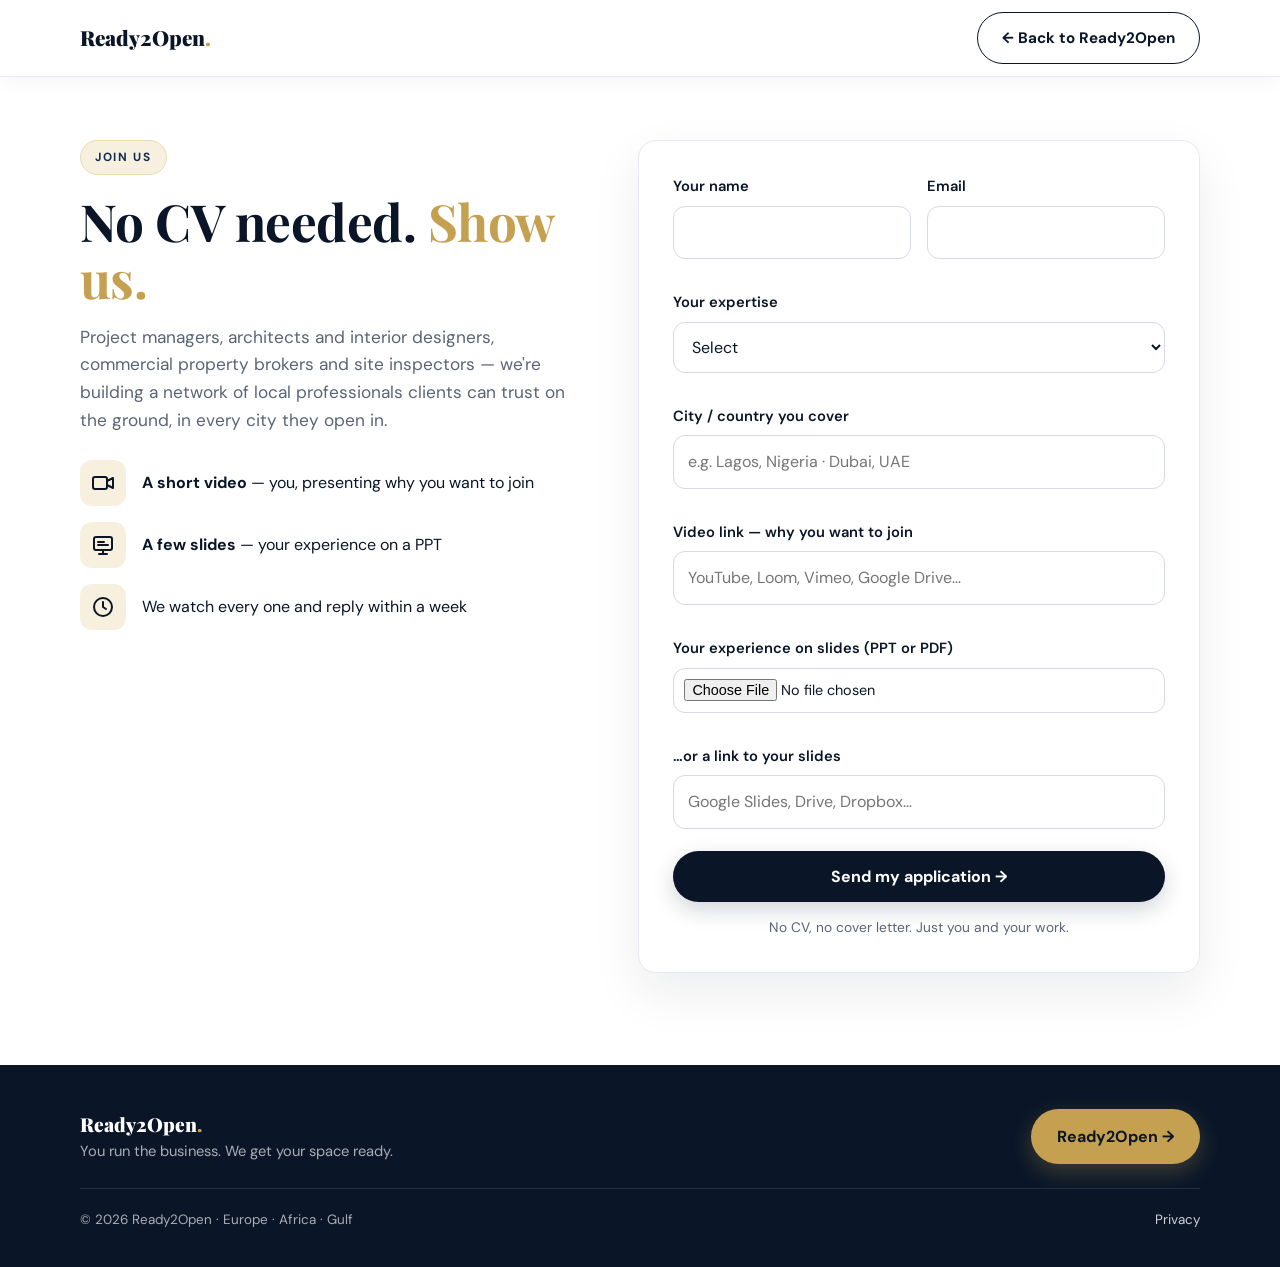
<file: join.html>
<!DOCTYPE html>
<html lang="en">
<head>
<meta charset="UTF-8">
<meta name="viewport" content="width=device-width, initial-scale=1.0">
<title>Join Ready2Open — No CV needed</title>
<meta name="description" content="Join the Ready2Open partner network of project managers, architects, interior designers, commercial brokers and site inspectors. No CV needed — send a short video and your slides.">
<meta property="og:title" content="Join Ready2Open — No CV needed">
<meta property="og:description" content="Project managers, architects, brokers and site inspectors: join the network that gets companies' spaces ready to open.">
<meta property="og:image" content="https://nextplaces.netlify.app/og-opening-score.jpg">
<meta property="og:image:width" content="1200">
<meta property="og:image:height" content="630">
<meta property="og:image:alt" content="Ready2Open Opening Score: How ready is your opening really? Example scorecard.">
<meta name="twitter:image" content="https://nextplaces.netlify.app/og-opening-score.jpg">
<meta property="og:url" content="https://nextplaces.netlify.app/join.html">
<meta property="og:type" content="website">
<meta name="twitter:card" content="summary_large_image">
<link rel="preconnect" href="https://fonts.googleapis.com">
<link rel="preconnect" href="https://fonts.gstatic.com" crossorigin>
<link href="https://fonts.googleapis.com/css2?family=Playfair+Display:wght@700;800;900&family=DM+Sans:wght@400;500;600;700&display=swap" rel="stylesheet">
<link href="https://assets.calendly.com/assets/external/widget.css" rel="stylesheet">
<script src="https://assets.calendly.com/assets/external/widget.js" async></script>
<style>
*,*::before,*::after{box-sizing:border-box;margin:0;padding:0}
:root{
  --navy:#0A1628;--navy-2:#0F2D52;--navy-3:#1B2A4A;
  --gold:#C5A050;--gold-2:#D4B470;--gold-soft:#F7F0DF;--gold-line:#EADBB4;
  --bg:#FFFFFF;--bg-2:#FFFFFF;--ink:#0A1628;--muted:#5A6476;--line:#E6E9EF;
  --red:#C0392B;--red-soft:#FDF0EE;
}
html{scroll-behavior:smooth;overflow-x:hidden}
body{font-family:'DM Sans',system-ui,sans-serif;color:var(--ink);background:var(--bg);line-height:1.6;-webkit-font-smoothing:antialiased}
a{color:inherit}
h1,h2,h3{font-family:'Playfair Display',Georgia,serif;line-height:1.12;letter-spacing:-.01em;color:var(--navy)}
h1 em,h2 em{font-style:normal;color:var(--gold)}
.wrap{max-width:1160px;margin:0 auto;padding:0 20px}
.pill{display:inline-block;font-size:.74rem;font-weight:700;letter-spacing:.14em;text-transform:uppercase;color:var(--navy-2);background:var(--gold-soft);border:1px solid var(--gold-line);padding:7px 14px;border-radius:999px}
.btn{display:inline-flex;align-items:center;justify-content:center;gap:8px;padding:15px 26px;border-radius:999px;font-weight:700;font-size:1rem;text-decoration:none;cursor:pointer;border:0;font-family:inherit;transition:transform .15s,box-shadow .2s,background .2s}
.btn:hover{transform:translateY(-1px)}
.btn-navy{background:var(--navy);color:#fff;box-shadow:0 8px 22px rgba(10,22,40,.18)}
.btn-navy:hover{background:var(--navy-2)}
.btn-gold{background:var(--gold);color:var(--navy);box-shadow:0 8px 22px rgba(197,160,80,.28)}
.btn-gold:hover{background:var(--gold-2)}
.btn-text{background:transparent;color:var(--navy);padding:15px 8px}
.btn-line{background:transparent;color:var(--navy);border:1.5px solid var(--navy)}

/* NAV — Amplify structure: logo left, links centre, one CTA right */
nav.top{position:sticky;top:0;z-index:50;background:#fff;box-shadow:0 1px 0 var(--line),0 6px 20px rgba(10,22,40,.04)}
nav.top .wrap{display:flex;align-items:center;justify-content:space-between;height:76px;gap:20px;position:relative}
.logo{text-decoration:none;line-height:1.05;flex:none}
.logo b{display:block;font-family:'Playfair Display',serif;font-weight:900;font-size:1.3rem;color:var(--navy)}
.logo b span{color:var(--gold)}
.logo small{display:block;font-size:.62rem;letter-spacing:.14em;text-transform:uppercase;color:var(--muted)}
.links{display:flex;gap:44px;align-items:center;position:absolute;left:50%;transform:translateX(-50%)}
.links a{text-decoration:none;color:var(--ink);opacity:.8;font-weight:500;font-size:1rem}
.links a:hover{opacity:1;color:var(--navy)}
.nav-cta{padding:13px 24px;font-size:.95rem;flex:none}
.burger{display:none;background:none;border:0;width:40px;height:40px;cursor:pointer;flex-direction:column;justify-content:center;gap:5px;align-items:center}
.burger span{display:block;width:22px;height:2px;background:var(--navy);border-radius:2px}
@media (max-width:1060px){.links{gap:26px}}
@media (max-width:900px){
  nav.top .wrap{flex-wrap:wrap;height:auto;padding-top:12px;padding-bottom:0;row-gap:10px}
  .links{position:static;transform:none;order:3;width:100%;gap:0;justify-content:space-between;overflow-x:auto;-webkit-overflow-scrolling:touch;border-top:1px solid var(--line);scrollbar-width:none}
  .links::-webkit-scrollbar{display:none}
  .links a{padding:13px 10px;font-size:.95rem;white-space:nowrap;opacity:.85}
  .links a:first-child{padding-left:0}.links a:last-child{padding-right:0}
  .nav-cta{padding:10px 16px;font-size:.85rem}
}
@media (max-width:480px){.logo small{display:none}.nav-cta{padding:9px 14px;font-size:.8rem}.links a{font-size:.9rem;padding:13px 8px}}

.nav-cta .sm{display:none}@media (max-width:480px){.nav-cta .lg{display:none}.nav-cta .sm{display:inline}}
/* HERO */
.hero{padding:80px 0 70px;background:#fff}
.hero-grid{display:grid;grid-template-columns:1.25fr 1fr;gap:48px;align-items:center}
.hero h1{font-size:clamp(2.3rem,5.4vw,4rem);margin:20px 0 20px}
.hero .sub{font-size:clamp(1.05rem,2vw,1.2rem);color:var(--muted);max-width:600px;margin-bottom:30px}
.hero-ctas{display:flex;flex-wrap:wrap;gap:10px;align-items:center}
.hero-note{margin-top:18px;font-size:.9rem;color:var(--muted)}
.hero-note b{color:var(--navy)}
.math-card{background:var(--navy);color:#fff;border-radius:22px;padding:30px;box-shadow:0 24px 60px rgba(10,22,40,.22)}
.math-card .row{display:flex;justify-content:space-between;align-items:baseline;padding:14px 0;border-bottom:1px solid rgba(255,255,255,.1);gap:12px}
.math-card .row:last-child{border:0}
.math-card .lbl{font-size:.92rem;color:rgba(255,255,255,.72)}
.math-card .big{font-family:'Playfair Display',serif;font-weight:800;font-size:2rem}
.math-card .bad{color:#F08A7E;text-decoration:line-through;text-decoration-thickness:2px}
.math-card .good{color:var(--gold-2)}
.math-card .tag{font-size:.72rem;font-weight:700;letter-spacing:.14em;text-transform:uppercase;color:var(--gold)}
@media (max-width:900px){.hero-grid{grid-template-columns:1fr}.hero{padding:52px 0 50px}}

/* SECTIONS */
section{padding:92px 0}
.alt{background:#fff;border-top:1px solid var(--line);border-bottom:1px solid var(--line)}
.head{text-align:center;max-width:780px;margin:0 auto 52px}
.head h2{font-size:clamp(1.9rem,4.4vw,3rem);margin:18px 0 14px}
.head p{color:var(--muted);font-size:1.08rem}
.card{background:#fff;border:1px solid var(--line);border-radius:18px;padding:30px}
.ico{width:52px;height:52px;border-radius:14px;background:var(--navy);display:grid;place-items:center;flex:none}
.ico svg{width:24px;height:24px;stroke:var(--gold);fill:none;stroke-width:2;stroke-linecap:round;stroke-linejoin:round}
.ico.soft{background:var(--gold-soft)}
.ico.soft svg{stroke:var(--navy)}

/* WHY SWITCH */
.why{display:grid;grid-template-columns:1fr 1fr;gap:20px}
.why .card{display:flex;gap:20px}
.why h3{font-family:'DM Sans',sans-serif;font-size:1.18rem;font-weight:700;margin-bottom:6px}
.why p{color:var(--muted);font-size:.98rem}
@media (max-width:820px){.why{grid-template-columns:1fr}}

/* STEPS / SERVICES */
.grid3{display:grid;grid-template-columns:repeat(3,1fr);gap:20px}
.step{position:relative}
.step .num{position:absolute;top:24px;right:28px;font-family:'Playfair Display',serif;font-size:3rem;font-weight:800;color:var(--gold-soft)}
.step h3,.svc h3{font-size:1.4rem;margin:22px 0 10px}
.svc h3{font-family:'DM Sans',sans-serif;font-size:1.15rem;font-weight:700}
.step p,.svc p{color:var(--muted);font-size:.98rem}
@media (max-width:900px){.grid3{grid-template-columns:1fr}}

/* RESULTS */
.case{display:grid;grid-template-columns:1.4fr 1fr;border-radius:22px;overflow:hidden;border:1px solid var(--line);background:#fff}
.case-l{padding:38px}
.case-l h3{font-size:clamp(1.4rem,3vw,1.9rem);margin:16px 0 14px}
.case-l p{color:var(--muted);margin-bottom:14px}
.case-r{background:var(--navy);color:#fff;padding:38px;display:flex;flex-direction:column;justify-content:center;gap:26px}
.kpi{display:flex;gap:16px;align-items:flex-start}
.kpi .ico{background:rgba(255,255,255,.08)}
.kpi strong{display:block;font-family:'Playfair Display',serif;font-size:2rem;line-height:1.1}
.kpi span{color:rgba(255,255,255,.72);font-size:.95rem}
.stats{display:grid;grid-template-columns:repeat(4,1fr);gap:20px;margin-top:56px;text-align:center}
.stats strong{display:block;font-family:'Playfair Display',serif;font-size:clamp(2.2rem,5vw,3.2rem);color:var(--navy);line-height:1.1}
.stats strong em{font-style:normal;color:var(--gold)}
.stats span{color:var(--muted);font-size:.95rem}
.quote{max-width:820px;margin:56px auto 0;text-align:center}
.quote blockquote{font-family:'Playfair Display',serif;font-size:clamp(1.25rem,2.8vw,1.6rem);line-height:1.4;color:var(--navy)}
.quote cite{display:block;margin-top:14px;font-style:normal;color:var(--muted);font-size:.92rem}
@media (max-width:860px){.case{grid-template-columns:1fr}.stats{grid-template-columns:repeat(2,1fr)}.case-l,.case-r{padding:28px}}

.cases2{display:grid;grid-template-columns:1fr 1fr;gap:20px;margin-top:20px}
.cases2 h3{font-size:1.35rem;margin:14px 0 8px}
.cases2 p{color:var(--muted);font-size:.97rem}
@media (max-width:860px){.cases2{grid-template-columns:1fr}}
/* MATH */
.math{display:grid;grid-template-columns:1fr 1fr;gap:24px;align-items:stretch}
.math .card{padding:34px}
.math h3{font-family:'DM Sans',sans-serif;font-size:1.3rem;font-weight:700;margin-bottom:18px}
.line{display:flex;justify-content:space-between;gap:16px;padding:15px 0;border-bottom:1px solid var(--line);font-size:.98rem}
.line .l{display:flex;gap:12px;align-items:flex-start}
.line .x{color:var(--red);font-weight:700}
.line .v{color:var(--gold);font-weight:700}
.line .amt{font-weight:700;white-space:nowrap;text-align:right}
.total{display:flex;justify-content:space-between;align-items:baseline;gap:16px;margin-top:22px}
.total b{font-size:1.1rem}
.total .bigred{font-family:'Playfair Display',serif;font-weight:800;font-size:clamp(1.8rem,4vw,2.5rem);color:var(--red)}
.total .biggold{font-family:'Playfair Display',serif;font-weight:800;font-size:clamp(1.8rem,4vw,2.5rem);color:var(--gold-2)}
.fine{margin-top:14px;font-size:.86rem;color:var(--muted)}
.math .us{background:var(--navy);color:#fff;border:0;position:relative;box-shadow:0 24px 60px rgba(10,22,40,.22)}
.math .us h3{color:#fff}
.math .us .line{border-color:rgba(255,255,255,.1)}
.math .us .fine{color:rgba(255,255,255,.65)}
.badge{position:absolute;top:-14px;left:30px;background:var(--gold);color:var(--navy);font-size:.72rem;font-weight:700;letter-spacing:.12em;text-transform:uppercase;padding:6px 14px;border-radius:999px}
@media (max-width:900px){.math{grid-template-columns:1fr}}

/* PRICING */
.plans{display:grid;grid-template-columns:repeat(3,1fr);gap:20px;align-items:stretch}
.plan{display:flex;flex-direction:column;padding:34px 30px}
.plan h3{font-family:'DM Sans',sans-serif;font-size:1.5rem;font-weight:700}
.plan .for{color:var(--muted);font-size:.97rem;margin-top:6px;min-height:48px}
.price{font-family:'Playfair Display',serif;font-weight:800;font-size:clamp(2.4rem,4.5vw,3rem);color:var(--navy);margin:24px 0 6px;line-height:1}
.price small{font-family:'DM Sans',sans-serif;font-size:.95rem;font-weight:500;color:var(--muted)}
.chip{display:inline-block;background:var(--gold-soft);color:var(--navy-2);font-weight:600;font-size:.86rem;padding:6px 12px;border-radius:999px;margin:10px 0 18px;align-self:flex-start}
.plan ul{list-style:none;flex:1;margin-bottom:26px}
.plan li{padding:8px 0 8px 28px;position:relative;font-size:.97rem}
.plan li::before{content:"";position:absolute;left:0;top:13px;width:14px;height:8px;border-left:2px solid var(--gold);border-bottom:2px solid var(--gold);transform:rotate(-45deg)}
.plan .btn{width:100%}
.plan.pop{background:var(--navy);color:#fff;border:0;position:relative;box-shadow:0 24px 60px rgba(10,22,40,.25)}
.plan.pop h3,.plan.pop .price{color:#fff}
.plan.pop .for,.plan.pop .price small{color:rgba(255,255,255,.7)}
.plan.pop .chip{background:rgba(197,160,80,.18);color:var(--gold-2)}
.plan.pop .badge{left:50%;transform:translateX(-50%);white-space:nowrap}
.price-foot{text-align:center;color:var(--muted);font-size:.92rem;max-width:760px;margin:30px auto 0}
.guar{display:flex;gap:18px;align-items:center;max-width:820px;margin:34px auto 0;background:var(--gold-soft);border:1px solid var(--gold-line);border-radius:18px;padding:22px 26px}
.guar b{display:block;color:var(--navy);font-size:1.05rem}
.guar span{color:var(--muted);font-size:.95rem}
@media (max-width:960px){.plans{grid-template-columns:1fr}.plan .for{min-height:0}}

/* 5Cs */
.fivec{max-width:1000px;margin:40px auto 0;border:1px solid var(--line);border-radius:18px;padding:26px 28px}
.fivec-h{display:flex;flex-wrap:wrap;gap:6px 14px;align-items:baseline;margin-bottom:18px}
.fivec-h b{font-family:'Playfair Display',serif;font-size:1.25rem;color:var(--navy)}
.fivec-h span{color:var(--muted);font-size:.93rem}
.fivec ol{list-style:none;display:grid;grid-template-columns:repeat(5,1fr);gap:6px}
.fivec li{border-top:4px solid var(--gold);padding:12px 4px 0;font-size:.92rem;color:var(--muted)}
.fivec li i{font-style:normal;font-family:'Playfair Display',serif;color:var(--gold);font-weight:800;margin-right:6px}
.fivec li b{display:block;color:var(--navy);letter-spacing:.06em;font-size:.95rem}
@media (max-width:760px){.fivec ol{grid-template-columns:1fr}.fivec li{border-top:0;border-left:4px solid var(--gold);padding:6px 0 6px 12px}.fivec li b{display:inline;margin-right:4px}}
/* PRINCIPLE */
.principle{display:flex;gap:18px;align-items:center;max-width:900px;margin:34px auto 0;background:var(--navy);color:#fff;border-radius:18px;padding:24px 28px}
.principle .ico{background:rgba(197,160,80,.18)}
.principle b{display:block;font-size:1.1rem;color:var(--gold-2);margin-bottom:4px}
.principle span{color:rgba(255,255,255,.78);font-size:.96rem}
@media (max-width:600px){.principle{flex-direction:column;align-items:flex-start}}
/* WHERE */
.where-grid{display:grid;grid-template-columns:repeat(3,1fr);gap:20px}
.where h3{font-family:'DM Sans',sans-serif;font-size:1.1rem;font-weight:700;margin-bottom:16px}
.chips{display:flex;flex-wrap:wrap;gap:8px}
.lang{border:1px solid var(--line);border-radius:999px;padding:7px 14px;font-size:.92rem;color:var(--ink)}
.lang.main{background:var(--navy);color:#fff;border-color:var(--navy);font-weight:600}
@media (max-width:900px){.where-grid{grid-template-columns:1fr}}
/* QUIZ */
.quiz-box{display:grid;grid-template-columns:1.3fr 1fr;gap:44px;align-items:center;background:var(--navy);color:#fff;border-radius:24px;padding:48px}
.quiz-box h2{color:#fff;font-size:clamp(1.8rem,4vw,2.6rem);margin:16px 0 14px}
.quiz-box p{color:rgba(255,255,255,.75);margin-bottom:26px}
.quiz-box .pill{background:rgba(197,160,80,.15);border-color:rgba(197,160,80,.4);color:var(--gold-2)}
.ladder{list-style:none;display:flex;flex-direction:column;gap:8px}
.ladder li{display:flex;align-items:center;gap:14px;background:rgba(255,255,255,.06);border:1px solid rgba(255,255,255,.08);border-radius:12px;padding:12px 16px}
.ladder b{font-family:'Playfair Display',serif;font-size:1.3rem;color:var(--gold-2);width:22px}
.ladder span{color:rgba(255,255,255,.85)}
.ladder em{font-style:normal;color:var(--gold-2);font-size:.85rem;margin-left:6px}
.ladder li.here{background:rgba(197,160,80,.16);border-color:var(--gold)}
@media (max-width:860px){.quiz-box{grid-template-columns:1fr;padding:30px 24px}}
/* TEAM */
.team{display:grid;grid-template-columns:auto 1fr;gap:34px;align-items:center;max-width:900px;margin:0 auto}
.team img{width:170px;height:170px;object-fit:cover;border-radius:18px;border:3px solid var(--gold-soft)}
.team h3{font-family:'DM Sans',sans-serif;font-size:1.4rem;font-weight:700}
.team .role{color:var(--gold);font-weight:600;margin:4px 0 12px}
.team p{color:var(--muted)}
.team .creds{margin-top:10px;font-size:.88rem;font-weight:600;color:var(--navy)}
.network{text-align:center;color:var(--muted);margin-top:34px;font-size:.98rem}
@media (max-width:680px){.team{grid-template-columns:1fr;text-align:left}.team img{width:140px;height:140px}}

.trio{display:grid;grid-template-columns:repeat(3,1fr);gap:20px;max-width:900px;margin:22px auto 0}
.trio div{border-left:3px solid var(--gold);padding:4px 0 4px 16px}
.trio b{display:block;color:var(--navy);margin-bottom:4px}
.trio span{color:var(--muted);font-size:.94rem}
.langs{max-width:900px;margin:30px auto 0;text-align:center}
.langs b{display:block;font-family:'Playfair Display',serif;font-size:1.2rem;color:var(--navy);margin-bottom:14px}
.langs .chips{justify-content:center}
@media (max-width:760px){.trio{grid-template-columns:1fr}}
/* FAQ */
.faq{max-width:860px;margin:0 auto}
.faq details{background:#fff;border:1px solid var(--line);border-radius:16px;margin-bottom:14px}
.faq summary{cursor:pointer;list-style:none;padding:22px 26px;font-weight:700;font-size:1.05rem;display:flex;justify-content:space-between;gap:16px;color:var(--navy)}
.faq summary::-webkit-details-marker{display:none}
.faq summary::after{content:"";width:9px;height:9px;border-right:2px solid var(--gold);border-bottom:2px solid var(--gold);transform:rotate(45deg);margin-top:6px;flex:none;transition:transform .2s}
.faq details[open] summary::after{transform:rotate(-135deg);margin-top:10px}
.faq details p{padding:0 26px 22px;color:var(--muted)}

/* FORM */
.book{display:grid;grid-template-columns:1fr 1.1fr;gap:48px;align-items:start}
.book h2{font-size:clamp(2rem,4.6vw,3.2rem);margin:18px 0 16px}
.book .lead{color:var(--muted);font-size:1.08rem;margin-bottom:26px}
.perk{display:flex;gap:16px;align-items:center;margin-bottom:16px;color:var(--ink)}
.perk .ico{width:46px;height:46px;border-radius:12px}
.perk a{text-decoration:none}
form.card{padding:34px;box-shadow:0 20px 50px rgba(10,22,40,.08)}
.fgrid{display:grid;grid-template-columns:1fr 1fr;gap:16px}
.field{display:flex;flex-direction:column;gap:7px;margin-bottom:16px}
.field.full{grid-column:1/-1}
label{font-weight:600;font-size:.92rem;color:var(--navy)}
input,select,textarea{font:inherit;font-size:1rem;color:var(--ink);border:1px solid #D5DAE3;border-radius:12px;padding:13px 14px;background:#fff;width:100%}
input:focus,select:focus,textarea:focus{outline:2px solid var(--gold);border-color:var(--gold)}
textarea{min-height:110px;resize:vertical}
input[type=file]{padding:10px;font-size:.9rem}
form .btn{width:100%;margin-top:6px}
.form-foot{text-align:center;color:var(--muted);font-size:.86rem;margin-top:14px}
.hp{position:absolute;left:-9999px}
@media (max-width:900px){.book{grid-template-columns:1fr}.fgrid{grid-template-columns:1fr;gap:0}form.card{padding:24px}}

.slots{display:inline-flex;align-items:center;gap:10px;font-weight:600;color:var(--navy);background:var(--gold-soft);border:1px solid var(--gold-line);border-radius:999px;padding:8px 16px;margin-bottom:18px;font-size:.92rem}
.slots span{width:9px;height:9px;border-radius:50%;background:var(--red);box-shadow:0 0 0 4px rgba(192,57,43,.15)}
/* FOOTER */
footer{background:var(--navy);color:rgba(255,255,255,.65);padding:44px 0 36px;font-size:.92rem}
.fwrap{display:flex;flex-wrap:wrap;justify-content:space-between;gap:24px;align-items:center}
footer .flogo b{font-family:'Playfair Display',serif;font-weight:900;font-size:1.2rem;color:#fff}
footer .flogo b span{color:var(--gold)}
footer .fnav{display:flex;flex-wrap:wrap;gap:20px}
footer a{color:rgba(255,255,255,.8);text-decoration:none}
footer a:hover{color:var(--gold-2)}
.fullsite{display:inline-flex;align-items:center;gap:8px;border:1px solid rgba(197,160,80,.5);color:var(--gold-2)!important;padding:10px 18px;border-radius:999px;font-weight:600}
.fbtns{display:flex;flex-wrap:wrap;gap:12px;align-items:center}
.copy{margin-top:24px;padding-top:20px;border-top:1px solid rgba(255,255,255,.1);font-size:.84rem}

/* mobile sticky */
.sticky{display:none}
@media (max-width:760px){
  section{padding:66px 0}
  .hero-ctas .btn-navy{width:100%}
  .sticky{display:flex;position:fixed;left:0;right:0;bottom:0;z-index:60;gap:10px;padding:10px 16px calc(10px + env(safe-area-inset-bottom));background:#fff;border-top:1px solid var(--line);box-shadow:0 -8px 24px rgba(10,22,40,.08)}
  .sticky .btn{flex:1;padding:13px 10px;font-size:.92rem}
  footer{padding-bottom:100px}
}
</style>
</head>
<body>
<nav class="top">
  <div class="wrap">
    <a href="/" class="logo"><b>Ready2Open<span>.</span></b></a>
    <a href="/" class="btn btn-line nav-cta" style="display:inline-flex">← Back to Ready2Open</a>
  </div>
</nav>
<!-- JOIN US -->
<section id="join" style="padding-top:64px">
  <div class="wrap book">
    <div>
      <span class="pill">Join us</span>
      <h2>No CV needed. <em>Show us.</em></h2>
      <p class="lead">Project managers, architects and interior designers, commercial property brokers and site inspectors — we're building a network of local professionals clients can trust on the ground, in every city they open in.</p>
      <div class="perk"><div class="ico soft"><svg viewBox="0 0 24 24"><rect x="2" y="6" width="14" height="12" rx="2"/><path d="M16 10l6-3v10l-6-3"/></svg></div><span><b>A short video</b> — you, presenting why you want to join</span></div>
      <div class="perk"><div class="ico soft"><svg viewBox="0 0 24 24"><rect x="3" y="4" width="18" height="13" rx="2"/><path d="M8 21h8M12 17v4M7 9h6M7 12h10"/></svg></div><span><b>A few slides</b> — your experience on a PPT</span></div>
      <div class="perk"><div class="ico soft"><svg viewBox="0 0 24 24"><circle cx="12" cy="12" r="9"/><path d="M12 7v5l3 2"/></svg></div><span>We watch every one and reply within a week</span></div>
    </div>
    <form class="card" name="ready-to-open-join" method="POST" data-netlify="true" netlify-honeypot="bot-field" enctype="multipart/form-data">
      <input type="hidden" name="form-name" value="ready-to-open-join">
      <p class="hp" hidden style="display:none" aria-hidden="true"><label>Leave empty: <input name="bot-field" tabindex="-1" autocomplete="off"></label></p>
      <div class="fgrid">
        <div class="field"><label for="jn">Your name</label><input id="jn" name="name" required></div>
        <div class="field"><label for="je">Email</label><input id="je" name="email" type="email" required></div>
        <div class="field full"><label for="jr">Your expertise</label>
          <select id="jr" name="expertise" required><option value="">Select</option><option>Project manager / fit-out manager</option><option>Architect / interior designer</option><option>Commercial property broker</option><option>Site inspector / clerk of works</option><option>Fit-out contractor</option><option>Other</option></select></div>
        <div class="field full"><label for="jc">City / country you cover</label><input id="jc" name="coverage" placeholder="e.g. Lagos, Nigeria · Dubai, UAE" required></div>
        <div class="field full"><label for="jv">Video link — why you want to join</label><input id="jv" name="video-link" type="url" placeholder="YouTube, Loom, Vimeo, Google Drive…" required></div>
        <div class="field full"><label for="jp">Your experience on slides (PPT or PDF)</label><input id="jp" name="slides" type="file" accept=".ppt,.pptx,.pdf,.key"></div>
        <div class="field full"><label for="jl">…or a link to your slides</label><input id="jl" name="slides-link" type="url" placeholder="Google Slides, Drive, Dropbox…"></div>
      </div>
      <button type="submit" class="btn btn-navy">Send my application →</button>
      <p class="form-foot">No CV, no cover letter. Just you and your work.</p>
    </form>
  </div>
</section>

<footer>
  <div class="wrap">
    <div class="fwrap">
      <div class="flogo"><b>Ready2Open<span>.</span></b><br><span>You run the business. We get your space ready.</span></div>
      <div class="fbtns"><a href="/" class="btn btn-gold">Ready2Open →</a></div>
    </div>
    <div class="fwrap copy">
      <span>© 2026 Ready2Open · Europe · Africa · Gulf</span>
      <nav class="fnav"><a href="/privacy.html">Privacy</a></nav>
    </div>
  </div>
</footer>
</body>
</html>
</file>
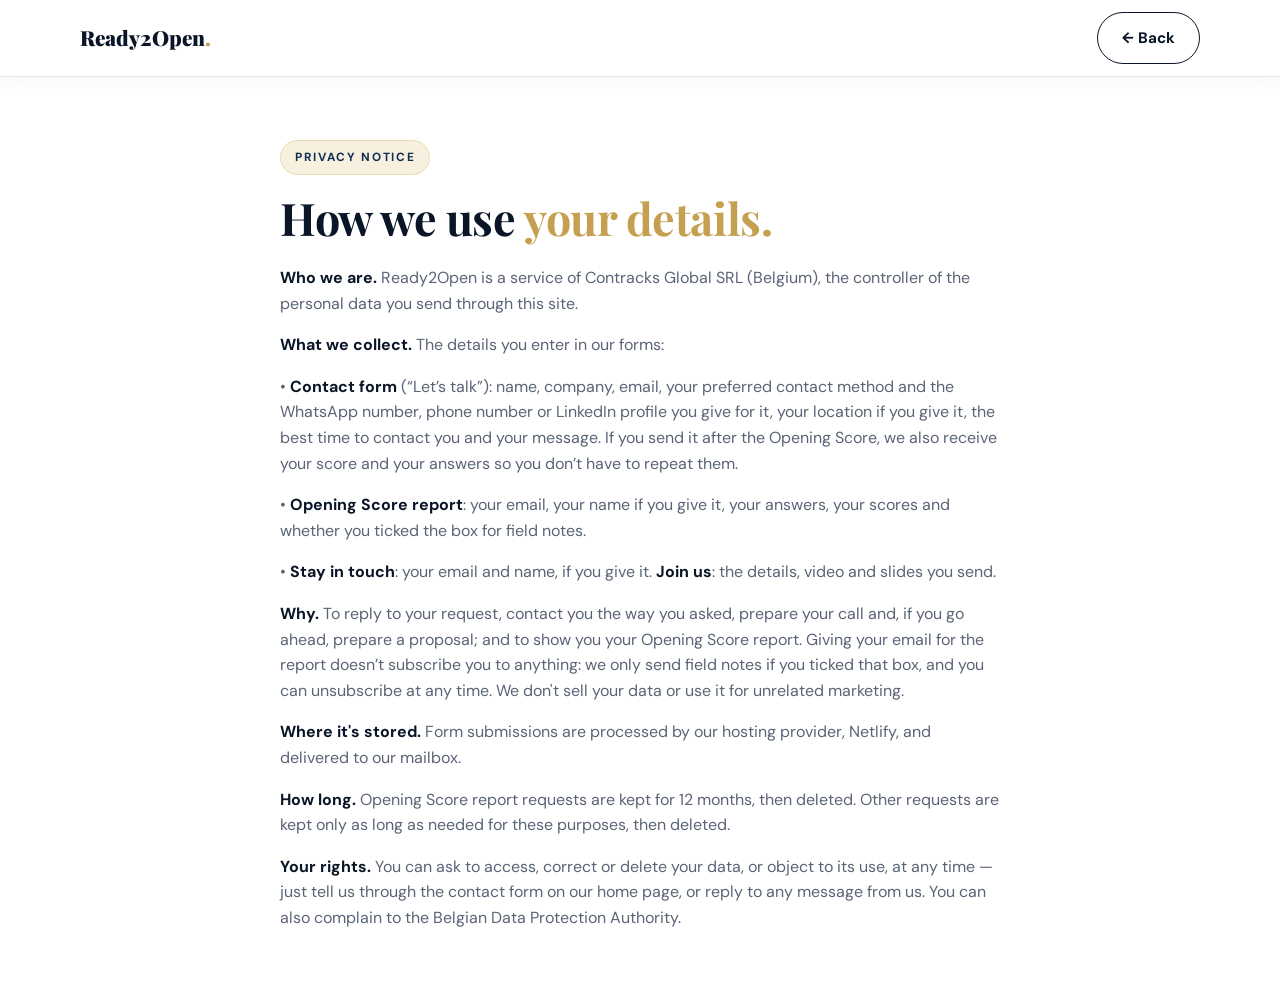
<file: privacy.html>
<!DOCTYPE html>
<html lang="en">
<head>
<meta charset="UTF-8">
<meta name="robots" content="noindex">
<meta name="viewport" content="width=device-width, initial-scale=1.0">
<title>Privacy — Ready2Open</title>
<meta name="description" content="Ready2Open — office and retail set-up overseas.">
<meta name="twitter:card" content="summary_large_image">
<link rel="preconnect" href="https://fonts.googleapis.com">
<link rel="preconnect" href="https://fonts.gstatic.com" crossorigin>
<link href="https://fonts.googleapis.com/css2?family=Playfair+Display:wght@700;800;900&family=DM+Sans:wght@400;500;600;700&display=swap" rel="stylesheet">
<style>
*,*::before,*::after{box-sizing:border-box;margin:0;padding:0}
:root{
  --navy:#0A1628;--navy-2:#0F2D52;--navy-3:#1B2A4A;
  --gold:#C5A050;--gold-2:#D4B470;--gold-soft:#F7F0DF;--gold-line:#EADBB4;
  --bg:#FFFFFF;--bg-2:#FFFFFF;--ink:#0A1628;--muted:#5A6476;--line:#E6E9EF;
  --red:#C0392B;--red-soft:#FDF0EE;
}
html{scroll-behavior:smooth;overflow-x:hidden}
body{font-family:'DM Sans',system-ui,sans-serif;color:var(--ink);background:var(--bg);line-height:1.6;-webkit-font-smoothing:antialiased}
a{color:inherit}
h1,h2,h3{font-family:'Playfair Display',Georgia,serif;line-height:1.12;letter-spacing:-.01em;color:var(--navy)}
h1 em,h2 em{font-style:normal;color:var(--gold)}
.wrap{max-width:1160px;margin:0 auto;padding:0 20px}
.pill{display:inline-block;font-size:.74rem;font-weight:700;letter-spacing:.14em;text-transform:uppercase;color:var(--navy-2);background:var(--gold-soft);border:1px solid var(--gold-line);padding:7px 14px;border-radius:999px}
.btn{display:inline-flex;align-items:center;justify-content:center;gap:8px;padding:15px 26px;border-radius:999px;font-weight:700;font-size:1rem;text-decoration:none;cursor:pointer;border:0;font-family:inherit;transition:transform .15s,box-shadow .2s,background .2s}
.btn:hover{transform:translateY(-1px)}
.btn-navy{background:var(--navy);color:#fff;box-shadow:0 8px 22px rgba(10,22,40,.18)}
.btn-navy:hover{background:var(--navy-2)}
.btn-gold{background:var(--gold);color:var(--navy);box-shadow:0 8px 22px rgba(197,160,80,.28)}
.btn-gold:hover{background:var(--gold-2)}
.btn-text{background:transparent;color:var(--navy);padding:15px 8px}
.btn-line{background:transparent;color:var(--navy);border:1.5px solid var(--navy)}

/* NAV — Amplify structure: logo left, links centre, one CTA right */
nav.top{position:sticky;top:0;z-index:50;background:#fff;box-shadow:0 1px 0 var(--line),0 6px 20px rgba(10,22,40,.04)}
nav.top .wrap{display:flex;align-items:center;justify-content:space-between;height:76px;gap:20px;position:relative}
.logo{text-decoration:none;line-height:1.05;flex:none}
.logo b{display:block;font-family:'Playfair Display',serif;font-weight:900;font-size:1.3rem;color:var(--navy)}
.logo b span{color:var(--gold)}
.logo small{display:block;font-size:.62rem;letter-spacing:.14em;text-transform:uppercase;color:var(--muted)}
.links{display:flex;gap:44px;align-items:center;position:absolute;left:50%;transform:translateX(-50%)}
.links a{text-decoration:none;color:var(--ink);opacity:.8;font-weight:500;font-size:1rem}
.links a:hover{opacity:1;color:var(--navy)}
.nav-cta{padding:13px 24px;font-size:.95rem;flex:none}
.burger{display:none;background:none;border:0;width:40px;height:40px;cursor:pointer;flex-direction:column;justify-content:center;gap:5px;align-items:center}
.burger span{display:block;width:22px;height:2px;background:var(--navy);border-radius:2px}
@media (max-width:1060px){.links{gap:26px}}
@media (max-width:900px){
  nav.top .wrap{flex-wrap:wrap;height:auto;padding-top:12px;padding-bottom:0;row-gap:10px}
  .links{position:static;transform:none;order:3;width:100%;gap:0;justify-content:space-between;overflow-x:auto;-webkit-overflow-scrolling:touch;border-top:1px solid var(--line);scrollbar-width:none}
  .links::-webkit-scrollbar{display:none}
  .links a{padding:13px 10px;font-size:.95rem;white-space:nowrap;opacity:.85}
  .links a:first-child{padding-left:0}.links a:last-child{padding-right:0}
  .nav-cta{padding:10px 16px;font-size:.85rem}
}
@media (max-width:480px){.logo small{display:none}.nav-cta{padding:9px 14px;font-size:.8rem}.links a{font-size:.9rem;padding:13px 8px}}

.nav-cta .sm{display:none}@media (max-width:480px){.nav-cta .lg{display:none}.nav-cta .sm{display:inline}}
/* HERO */
.hero{padding:80px 0 70px;background:#fff}
.hero-grid{display:grid;grid-template-columns:1.25fr 1fr;gap:48px;align-items:center}
.hero h1{font-size:clamp(2.3rem,5.4vw,4rem);margin:20px 0 20px}
.hero .sub{font-size:clamp(1.05rem,2vw,1.2rem);color:var(--muted);max-width:600px;margin-bottom:30px}
.hero-ctas{display:flex;flex-wrap:wrap;gap:10px;align-items:center}
.hero-note{margin-top:18px;font-size:.9rem;color:var(--muted)}
.hero-note b{color:var(--navy)}
.math-card{background:var(--navy);color:#fff;border-radius:22px;padding:30px;box-shadow:0 24px 60px rgba(10,22,40,.22)}
.math-card .row{display:flex;justify-content:space-between;align-items:baseline;padding:14px 0;border-bottom:1px solid rgba(255,255,255,.1);gap:12px}
.math-card .row:last-child{border:0}
.math-card .lbl{font-size:.92rem;color:rgba(255,255,255,.72)}
.math-card .big{white-space:nowrap;font-family:'Playfair Display',serif;font-weight:800;font-size:2rem}
.math-card .bad{color:#F08A7E;text-decoration:line-through;text-decoration-thickness:2px}
.math-card .good{color:var(--gold-2)}
.math-card .tag{font-size:.72rem;font-weight:700;letter-spacing:.14em;text-transform:uppercase;color:var(--gold)}
@media (max-width:900px){.hero-grid{grid-template-columns:1fr}.hero{padding:52px 0 50px}}

/* SECTIONS */
section{padding:92px 0}
.alt{background:#fff;border-top:1px solid var(--line);border-bottom:1px solid var(--line)}
.head{text-align:center;max-width:780px;margin:0 auto 52px}
.head h2{font-size:clamp(1.9rem,4.4vw,3rem);margin:18px 0 14px}
.head p{color:var(--muted);font-size:1.08rem}
.card{background:#fff;border:1px solid var(--line);border-radius:18px;padding:30px}
.ico{width:52px;height:52px;border-radius:14px;background:var(--navy);display:grid;place-items:center;flex:none}
.ico svg{width:24px;height:24px;stroke:var(--gold);fill:none;stroke-width:2;stroke-linecap:round;stroke-linejoin:round}
.ico.soft{background:var(--gold-soft)}
.ico.soft svg{stroke:var(--navy)}

/* WHY SWITCH */
.why{display:grid;grid-template-columns:1fr 1fr;gap:20px}
.why .card{display:flex;gap:20px}
.why h3{font-family:'DM Sans',sans-serif;font-size:1.18rem;font-weight:700;margin-bottom:6px}
.why p{color:var(--muted);font-size:.98rem}
@media (max-width:820px){.why{grid-template-columns:1fr}}

/* STEPS / SERVICES */
.grid3{display:grid;grid-template-columns:repeat(3,1fr);gap:20px}
.step{position:relative}
.step .num{position:absolute;top:24px;right:28px;font-family:'Playfair Display',serif;font-size:3rem;font-weight:800;color:var(--gold-soft)}
.step h3,.svc h3{font-size:1.4rem;margin:22px 0 10px}
.svc h3{font-family:'DM Sans',sans-serif;font-size:1.15rem;font-weight:700}
.step p,.svc p{color:var(--muted);font-size:.98rem}
@media (max-width:900px){.grid3{grid-template-columns:1fr}}

/* RESULTS */
.case{display:grid;grid-template-columns:1.4fr 1fr;border-radius:22px;overflow:hidden;border:1px solid var(--line);background:#fff}
.case-l{padding:38px}
.case-l h3{font-size:clamp(1.4rem,3vw,1.9rem);margin:16px 0 14px}
.case-l p{color:var(--muted);margin-bottom:14px}
.case-r{background:var(--navy);color:#fff;padding:38px;display:flex;flex-direction:column;justify-content:center;gap:26px}
.kpi{display:flex;gap:16px;align-items:flex-start}
.kpi .ico{background:rgba(255,255,255,.08)}
.kpi strong{display:block;font-family:'Playfair Display',serif;font-size:2rem;line-height:1.1}
.kpi span{color:rgba(255,255,255,.72);font-size:.95rem}
.stats{display:grid;grid-template-columns:repeat(4,1fr);gap:20px;margin-top:56px;text-align:center}
.stats strong{display:block;font-family:'Playfair Display',serif;font-size:clamp(2.2rem,5vw,3.2rem);color:var(--navy);line-height:1.1}
.stats strong em{font-style:normal;color:var(--gold)}
.stats span{color:var(--muted);font-size:.95rem}
.quote{max-width:820px;margin:56px auto 0;text-align:center}
.quote blockquote{font-family:'Playfair Display',serif;font-size:clamp(1.25rem,2.8vw,1.6rem);line-height:1.4;color:var(--navy)}
.quote cite{display:block;margin-top:14px;font-style:normal;color:var(--muted);font-size:.92rem}
@media (max-width:860px){.case{grid-template-columns:1fr}.stats{grid-template-columns:repeat(2,1fr)}.case-l,.case-r{padding:28px}}

.cases2{display:grid;grid-template-columns:1fr 1fr;gap:20px;margin-top:20px}
.cases2 h3{font-size:1.35rem;margin:14px 0 8px}
.cases2 p{color:var(--muted);font-size:.97rem}
@media (max-width:860px){.cases2{grid-template-columns:1fr}}
/* MATH */
.math{display:grid;grid-template-columns:1fr 1fr;gap:24px;align-items:stretch}
.math .card{padding:34px}
.math h3{font-family:'DM Sans',sans-serif;font-size:1.3rem;font-weight:700;margin-bottom:18px}
.line{display:flex;justify-content:space-between;gap:16px;padding:15px 0;border-bottom:1px solid var(--line);font-size:.98rem}
.line .l{display:flex;gap:12px;align-items:flex-start}
.line .x{color:var(--red);font-weight:700}
.line .v{color:var(--gold);font-weight:700}
.line .amt{font-weight:700;white-space:nowrap;text-align:right}
.total{display:flex;justify-content:space-between;align-items:baseline;gap:16px;margin-top:22px}
.total b{font-size:1.1rem}
.total .bigred{font-family:'Playfair Display',serif;font-weight:800;font-size:clamp(1.8rem,4vw,2.5rem);color:var(--red)}
.total .biggold{font-family:'Playfair Display',serif;font-weight:800;font-size:clamp(1.8rem,4vw,2.5rem);color:var(--gold-2)}
.fine{margin-top:14px;font-size:.86rem;color:var(--muted)}
.math .us{background:var(--navy);color:#fff;border:0;position:relative;box-shadow:0 24px 60px rgba(10,22,40,.22)}
.math .us h3{color:#fff}
.math .us .line{border-color:rgba(255,255,255,.1)}
.math .us .fine{color:rgba(255,255,255,.65)}
.badge{position:absolute;top:-14px;left:30px;background:var(--gold);color:var(--navy);font-size:.72rem;font-weight:700;letter-spacing:.12em;text-transform:uppercase;padding:6px 14px;border-radius:999px}
@media (max-width:900px){.math{grid-template-columns:1fr}}

/* PRICING */
.plans{display:grid;grid-template-columns:repeat(3,1fr);gap:20px;align-items:stretch}
.plan{display:flex;flex-direction:column;padding:34px 30px}
.plan h3{font-family:'DM Sans',sans-serif;font-size:1.5rem;font-weight:700}
.plan .for{color:var(--muted);font-size:.97rem;margin-top:6px;min-height:48px}
.price{font-family:'Playfair Display',serif;font-weight:800;font-size:clamp(2.4rem,4.5vw,3rem);color:var(--navy);margin:24px 0 6px;line-height:1}
.price small{font-family:'DM Sans',sans-serif;font-size:.95rem;font-weight:500;color:var(--muted)}
.chip{display:inline-block;background:var(--gold-soft);color:var(--navy-2);font-weight:600;font-size:.86rem;padding:6px 12px;border-radius:999px;margin:10px 0 18px;align-self:flex-start}
.plan ul{list-style:none;flex:1;margin-bottom:26px}
.plan li{padding:8px 0 8px 28px;position:relative;font-size:.97rem}
.plan li::before{content:"";position:absolute;left:0;top:13px;width:14px;height:8px;border-left:2px solid var(--gold);border-bottom:2px solid var(--gold);transform:rotate(-45deg)}
.plan .btn{width:100%}
.plan.pop{background:var(--navy);color:#fff;border:0;position:relative;box-shadow:0 24px 60px rgba(10,22,40,.25)}
.plan.pop h3,.plan.pop .price{color:#fff}
.plan.pop .for,.plan.pop .price small{color:rgba(255,255,255,.7)}
.plan.pop .chip{background:rgba(197,160,80,.18);color:var(--gold-2)}
.plan.pop .badge{left:50%;transform:translateX(-50%);white-space:nowrap}
.price-foot{text-align:center;color:var(--muted);font-size:.92rem;max-width:760px;margin:30px auto 0}
.guar{display:flex;gap:18px;align-items:center;max-width:820px;margin:34px auto 0;background:var(--gold-soft);border:1px solid var(--gold-line);border-radius:18px;padding:22px 26px}
.guar b{display:block;color:var(--navy);font-size:1.05rem}
.guar span{color:var(--muted);font-size:.95rem}
@media (max-width:960px){.plans{grid-template-columns:1fr}.plan .for{min-height:0}}

/* 5Cs */
.fivec{max-width:1000px;margin:40px auto 0;border:1px solid var(--line);border-radius:18px;padding:26px 28px}
.fivec-h{display:flex;flex-wrap:wrap;gap:6px 14px;align-items:baseline;margin-bottom:18px}
.fivec-h b{font-family:'Playfair Display',serif;font-size:1.25rem;color:var(--navy)}
.fivec-h span{color:var(--muted);font-size:.93rem}
.fivec ol{list-style:none;display:grid;grid-template-columns:repeat(5,1fr);gap:6px}
.fivec li{border-top:4px solid var(--gold);padding:12px 4px 0;font-size:.92rem;color:var(--muted)}
.fivec li i{font-style:normal;font-family:'Playfair Display',serif;color:var(--gold);font-weight:800;margin-right:6px}
.fivec li b{display:block;color:var(--navy);letter-spacing:.06em;font-size:.95rem}
@media (max-width:760px){.fivec ol{grid-template-columns:1fr}.fivec li{border-top:0;border-left:4px solid var(--gold);padding:6px 0 6px 12px}.fivec li b{display:inline;margin-right:4px}}
/* PRINCIPLE */
.principle{display:flex;gap:18px;align-items:center;max-width:900px;margin:34px auto 0;background:var(--navy);color:#fff;border-radius:18px;padding:24px 28px}
.principle .ico{background:rgba(197,160,80,.18)}
.principle b{display:block;font-size:1.1rem;color:var(--gold-2);margin-bottom:4px}
.principle span{color:rgba(255,255,255,.78);font-size:.96rem}
@media (max-width:600px){.principle{flex-direction:column;align-items:flex-start}}
/* WHERE */
.where-grid{display:grid;grid-template-columns:repeat(3,1fr);gap:20px}
.where h3{font-family:'DM Sans',sans-serif;font-size:1.1rem;font-weight:700;margin-bottom:16px}
.chips{display:flex;flex-wrap:wrap;gap:8px}
.lang{border:1px solid var(--line);border-radius:999px;padding:7px 14px;font-size:.92rem;color:var(--ink)}
.lang.main{background:var(--navy);color:#fff;border-color:var(--navy);font-weight:600}
@media (max-width:900px){.where-grid{grid-template-columns:1fr}}
/* QUIZ */
.quiz-box{display:grid;grid-template-columns:1.3fr 1fr;gap:44px;align-items:center;background:var(--navy);color:#fff;border-radius:24px;padding:48px}
.quiz-box h2{color:#fff;font-size:clamp(1.8rem,4vw,2.6rem);margin:16px 0 14px}
.quiz-box p{color:rgba(255,255,255,.75);margin-bottom:26px}
.quiz-box .pill{background:rgba(197,160,80,.15);border-color:rgba(197,160,80,.4);color:var(--gold-2)}
.ladder{list-style:none;display:flex;flex-direction:column;gap:8px}
.ladder li{display:flex;align-items:center;gap:14px;background:rgba(255,255,255,.06);border:1px solid rgba(255,255,255,.08);border-radius:12px;padding:12px 16px}
.ladder b{font-family:'Playfair Display',serif;font-size:1.3rem;color:var(--gold-2);width:22px}
.ladder span{color:rgba(255,255,255,.85)}
.ladder em{font-style:normal;color:var(--gold-2);font-size:.85rem;margin-left:6px}
.ladder li.here{background:rgba(197,160,80,.16);border-color:var(--gold)}
@media (max-width:860px){.quiz-box{grid-template-columns:1fr;padding:30px 24px}}
/* TEAM */
.team{display:grid;grid-template-columns:auto 1fr;gap:34px;align-items:center;max-width:900px;margin:0 auto}
.team img{width:170px;height:170px;object-fit:cover;border-radius:18px;border:3px solid var(--gold-soft)}
.team h3{font-family:'DM Sans',sans-serif;font-size:1.4rem;font-weight:700}
.team .role{color:var(--gold);font-weight:600;margin:4px 0 12px}
.team p{color:var(--muted)}
.team .creds{margin-top:10px;font-size:.88rem;font-weight:600;color:var(--navy)}
.network{text-align:center;color:var(--muted);margin-top:34px;font-size:.98rem}
@media (max-width:680px){.team{grid-template-columns:1fr;text-align:left}.team img{width:140px;height:140px}}

.trio{display:grid;grid-template-columns:repeat(3,1fr);gap:20px;max-width:900px;margin:22px auto 0}
.trio div{border-left:3px solid var(--gold);padding:4px 0 4px 16px}
.trio b{display:block;color:var(--navy);margin-bottom:4px}
.trio span{color:var(--muted);font-size:.94rem}
.langs{max-width:900px;margin:30px auto 0;text-align:center}
.langs b{display:block;font-family:'Playfair Display',serif;font-size:1.2rem;color:var(--navy);margin-bottom:14px}
.langs .chips{justify-content:center}
@media (max-width:760px){.trio{grid-template-columns:1fr}}
/* FAQ */
.faq{max-width:860px;margin:0 auto}
.faq details{background:#fff;border:1px solid var(--line);border-radius:16px;margin-bottom:14px}
.faq summary{cursor:pointer;list-style:none;padding:22px 26px;font-weight:700;font-size:1.05rem;display:flex;justify-content:space-between;gap:16px;color:var(--navy)}
.faq summary::-webkit-details-marker{display:none}
.faq summary::after{content:"";width:9px;height:9px;border-right:2px solid var(--gold);border-bottom:2px solid var(--gold);transform:rotate(45deg);margin-top:6px;flex:none;transition:transform .2s}
.faq details[open] summary::after{transform:rotate(-135deg);margin-top:10px}
.faq details p{padding:0 26px 22px;color:var(--muted)}

/* FORM */
.book{display:grid;grid-template-columns:1fr 1.1fr;gap:48px;align-items:start}
.book h2{font-size:clamp(2rem,4.6vw,3.2rem);margin:18px 0 16px}
.book .lead{color:var(--muted);font-size:1.08rem;margin-bottom:26px}
.perk{display:flex;gap:16px;align-items:center;margin-bottom:16px;color:var(--ink)}
.perk .ico{width:46px;height:46px;border-radius:12px}
.perk a{text-decoration:none}
form.card{padding:34px;box-shadow:0 20px 50px rgba(10,22,40,.08)}
.fgrid{display:grid;grid-template-columns:1fr 1fr;gap:16px}
.field{display:flex;flex-direction:column;gap:7px;margin-bottom:16px}
.field.full{grid-column:1/-1}
label{font-weight:600;font-size:.92rem;color:var(--navy)}
input,select,textarea{font:inherit;font-size:1rem;color:var(--ink);border:1px solid #D5DAE3;border-radius:12px;padding:13px 14px;background:#fff;width:100%}
input:focus,select:focus,textarea:focus{outline:2px solid var(--gold);border-color:var(--gold)}
textarea{min-height:110px;resize:vertical}
input[type=file]{padding:10px;font-size:.9rem}
form .btn{width:100%;margin-top:6px}
.form-foot{text-align:center;color:var(--muted);font-size:.86rem;margin-top:14px}
.hp{position:absolute;left:-9999px}
@media (max-width:900px){.book{grid-template-columns:1fr}.fgrid{grid-template-columns:1fr;gap:0}form.card{padding:24px}}

.slots{display:inline-flex;align-items:center;gap:10px;font-weight:600;color:var(--navy);background:var(--gold-soft);border:1px solid var(--gold-line);border-radius:999px;padding:8px 16px;margin-bottom:18px;font-size:.92rem}
.slots span{width:9px;height:9px;border-radius:50%;background:var(--red);box-shadow:0 0 0 4px rgba(192,57,43,.15)}
/* FOOTER */
footer{background:var(--navy);color:rgba(255,255,255,.65);padding:44px 0 36px;font-size:.92rem}
.fwrap{display:flex;flex-wrap:wrap;justify-content:space-between;gap:24px;align-items:center}
footer .flogo b{font-family:'Playfair Display',serif;font-weight:900;font-size:1.2rem;color:#fff}
footer .flogo b span{color:var(--gold)}
footer .fnav{display:flex;flex-wrap:wrap;gap:20px}
footer a{color:rgba(255,255,255,.8);text-decoration:none}
footer a:hover{color:var(--gold-2)}
.fullsite{display:inline-flex;align-items:center;gap:8px;border:1px solid rgba(197,160,80,.5);color:var(--gold-2)!important;padding:10px 18px;border-radius:999px;font-weight:600}
.fbtns{display:flex;flex-wrap:wrap;gap:12px;align-items:center}
.copy{margin-top:24px;padding-top:20px;border-top:1px solid rgba(255,255,255,.1);font-size:.84rem}

/* mobile sticky */
.sticky{display:none}
@media (max-width:760px){
  section{padding:66px 0}
  .hero-ctas .btn-navy{width:100%}
  .sticky{display:flex;position:fixed;left:0;right:0;bottom:0;z-index:60;gap:10px;padding:10px 16px calc(10px + env(safe-area-inset-bottom));background:#fff;border-top:1px solid var(--line);box-shadow:0 -8px 24px rgba(10,22,40,.08)}
  .sticky .btn{flex:1;padding:13px 10px;font-size:.92rem}
  footer{padding-bottom:100px}
}

/* v12 additions */
.why3{display:grid;grid-template-columns:repeat(3,1fr);gap:20px}
.why3 .card{display:flex;flex-direction:column;gap:14px}
.why3 h3{font-family:'DM Sans',sans-serif;font-size:1.2rem;font-weight:700}
.why3 p{color:var(--muted);font-size:.98rem}
.why3 .sig{font-size:.86rem;color:var(--navy);font-weight:600;border-top:1px solid var(--line);padding-top:12px;margin-top:auto}
@media (max-width:900px){.why3{grid-template-columns:1fr}}
.offer{display:grid;grid-template-columns:1fr 1.15fr;gap:28px;align-items:start;margin-top:28px}
.sample{border:1px solid var(--line);border-radius:18px;overflow:hidden;background:#fff}
.sample-h{display:flex;justify-content:space-between;align-items:center;gap:10px;padding:16px 20px;background:var(--navy);color:#fff}
.sample-h b{font-size:.98rem}
.sample-h span{font-size:.72rem;font-weight:700;letter-spacing:.12em;text-transform:uppercase;color:var(--gold-2)}
.sample table{width:100%;border-collapse:collapse;font-size:.86rem}
.sample th{text-align:left;font-size:.72rem;letter-spacing:.08em;text-transform:uppercase;color:var(--muted);padding:10px 14px;border-bottom:1px solid var(--line);background:#FBFBFC}
.sample td{padding:11px 14px;border-bottom:1px solid var(--line);vertical-align:top}
.st{display:inline-block;font-size:.74rem;font-weight:700;padding:3px 9px;border-radius:999px;white-space:nowrap}
.st.r{background:var(--red-soft);color:var(--red)}.st.a{background:var(--gold-soft);color:#8A6A1F}.st.g{background:#E8F3EC;color:#2D6A4F}
.sample-f{padding:12px 18px;font-size:.8rem;color:var(--muted)}
.c1{background:#fff;border:2px solid var(--navy);border-radius:18px;padding:28px}
.c1 h3{font-family:'DM Sans',sans-serif;font-size:1.3rem;font-weight:700;margin-bottom:6px}
.c1 .price{margin:12px 0 4px}
.c1 ul{list-style:none;margin:16px 0 0}
.c1 li{padding:9px 0 9px 28px;position:relative;border-bottom:1px solid var(--line);font-size:.97rem}
.c1 li::before{content:"";position:absolute;left:0;top:14px;width:14px;height:8px;border-left:2px solid var(--gold);border-bottom:2px solid var(--gold);transform:rotate(-45deg)}
.c1 .you{margin-top:14px;font-size:.92rem;color:var(--muted)}
@media (max-width:960px){.offer{grid-template-columns:1fr}.sample{overflow-x:auto}.sample table{min-width:520px}}
.scope{max-width:860px;margin:30px auto 0;text-align:center;color:var(--navy);font-weight:600;font-size:1.02rem;border-top:1px solid var(--line);border-bottom:1px solid var(--line);padding:18px 10px}
.std{display:flex;gap:18px;align-items:center;max-width:860px;margin:22px auto 0;background:var(--gold-soft);border:1px solid var(--gold-line);border-radius:18px;padding:20px 24px}
.std b{display:block;color:var(--navy)}
.std span{color:var(--muted);font-size:.94rem}
.roadmap{display:grid;grid-template-columns:repeat(3,1fr);gap:20px}
.roadmap .wk{font-size:.78rem;font-weight:700;letter-spacing:.14em;text-transform:uppercase;color:var(--gold)}
.roadmap h3{font-family:'DM Sans',sans-serif;font-size:1.15rem;font-weight:700;margin:8px 0}
.roadmap p{color:var(--muted);font-size:.96rem}
.road-note{text-align:center;color:var(--muted);font-size:.88rem;margin-top:18px}
@media (max-width:900px){.roadmap{grid-template-columns:1fr}}
.after{list-style:none;counter-reset:s;margin:6px 0 24px}
.after li{counter-increment:s;position:relative;padding:8px 0 8px 40px;color:var(--ink)}
.after li::before{content:counter(s);position:absolute;left:0;top:6px;width:28px;height:28px;border-radius:50%;background:var(--navy);color:var(--gold-2);font-weight:700;font-size:.85rem;display:grid;place-items:center}
.after li span{display:block;color:var(--muted);font-size:.9rem}
.founder-tag{font-size:.74rem;font-weight:700;letter-spacing:.12em;text-transform:uppercase;color:var(--muted);text-align:center;margin-bottom:16px}
.nav-cta .sm{display:none}@media (max-width:480px){.nav-cta .lg{display:none}.nav-cta .sm{display:inline}}
</style>
</head>
<body>
<nav class="top"><div class="wrap"><a href="/" class="logo"><b>Ready2Open<span>.</span></b></a><a href="/" class="btn btn-line nav-cta" style="display:inline-flex">← Back</a></div></nav>
<section style="padding:64px 0">
  <div class="wrap" style="max-width:760px">
    <span class="pill">Privacy notice</span>
    <h1 style="font-size:clamp(2rem,4.5vw,2.8rem);margin:18px 0 22px">How we use <em>your details.</em></h1>
    <div style="color:var(--muted);display:grid;gap:16px">
      <p><b style="color:var(--navy)">Who we are.</b> Ready2Open is a service of Contracks Global SRL (Belgium), the controller of the personal data you send through this site.</p>
      <p><b style="color:var(--navy)">What we collect.</b> The details you enter in our forms:</p>
      <p>• <b style="color:var(--navy)">Contact form</b> (“Let’s talk”): name, company, email, your preferred contact method and the WhatsApp number, phone number or LinkedIn profile you give for it, your location if you give it, the best time to contact you and your message. If you send it after the Opening Score, we also receive your score and your answers so you don’t have to repeat them.</p>
      <p>• <b style="color:var(--navy)">Opening Score report</b>: your email, your name if you give it, your answers, your scores and whether you ticked the box for field notes.</p>
      <p>• <b style="color:var(--navy)">Stay in touch</b>: your email and name, if you give it. <b style="color:var(--navy)">Join us</b>: the details, video and slides you send.</p>
      <p><b style="color:var(--navy)">Why.</b> To reply to your request, contact you the way you asked, prepare your call and, if you go ahead, prepare a proposal; and to show you your Opening Score report. Giving your email for the report doesn’t subscribe you to anything: we only send field notes if you ticked that box, and you can unsubscribe at any time. We don't sell your data or use it for unrelated marketing.</p>
      <p><b style="color:var(--navy)">Where it's stored.</b> Form submissions are processed by our hosting provider, Netlify, and delivered to our mailbox. </p>
      <p><b style="color:var(--navy)">How long.</b> Opening Score report requests are kept for 12 months, then deleted. Other requests are kept only as long as needed for these purposes, then deleted.</p>
      <p><b style="color:var(--navy)">Your rights.</b> You can ask to access, correct or delete your data, or object to its use, at any time — just tell us through the contact form on our home page, or reply to any message from us. You can also complain to the Belgian Data Protection Authority.</p>
    </div>
  </div>
</section>
</body>
</html>
</file>
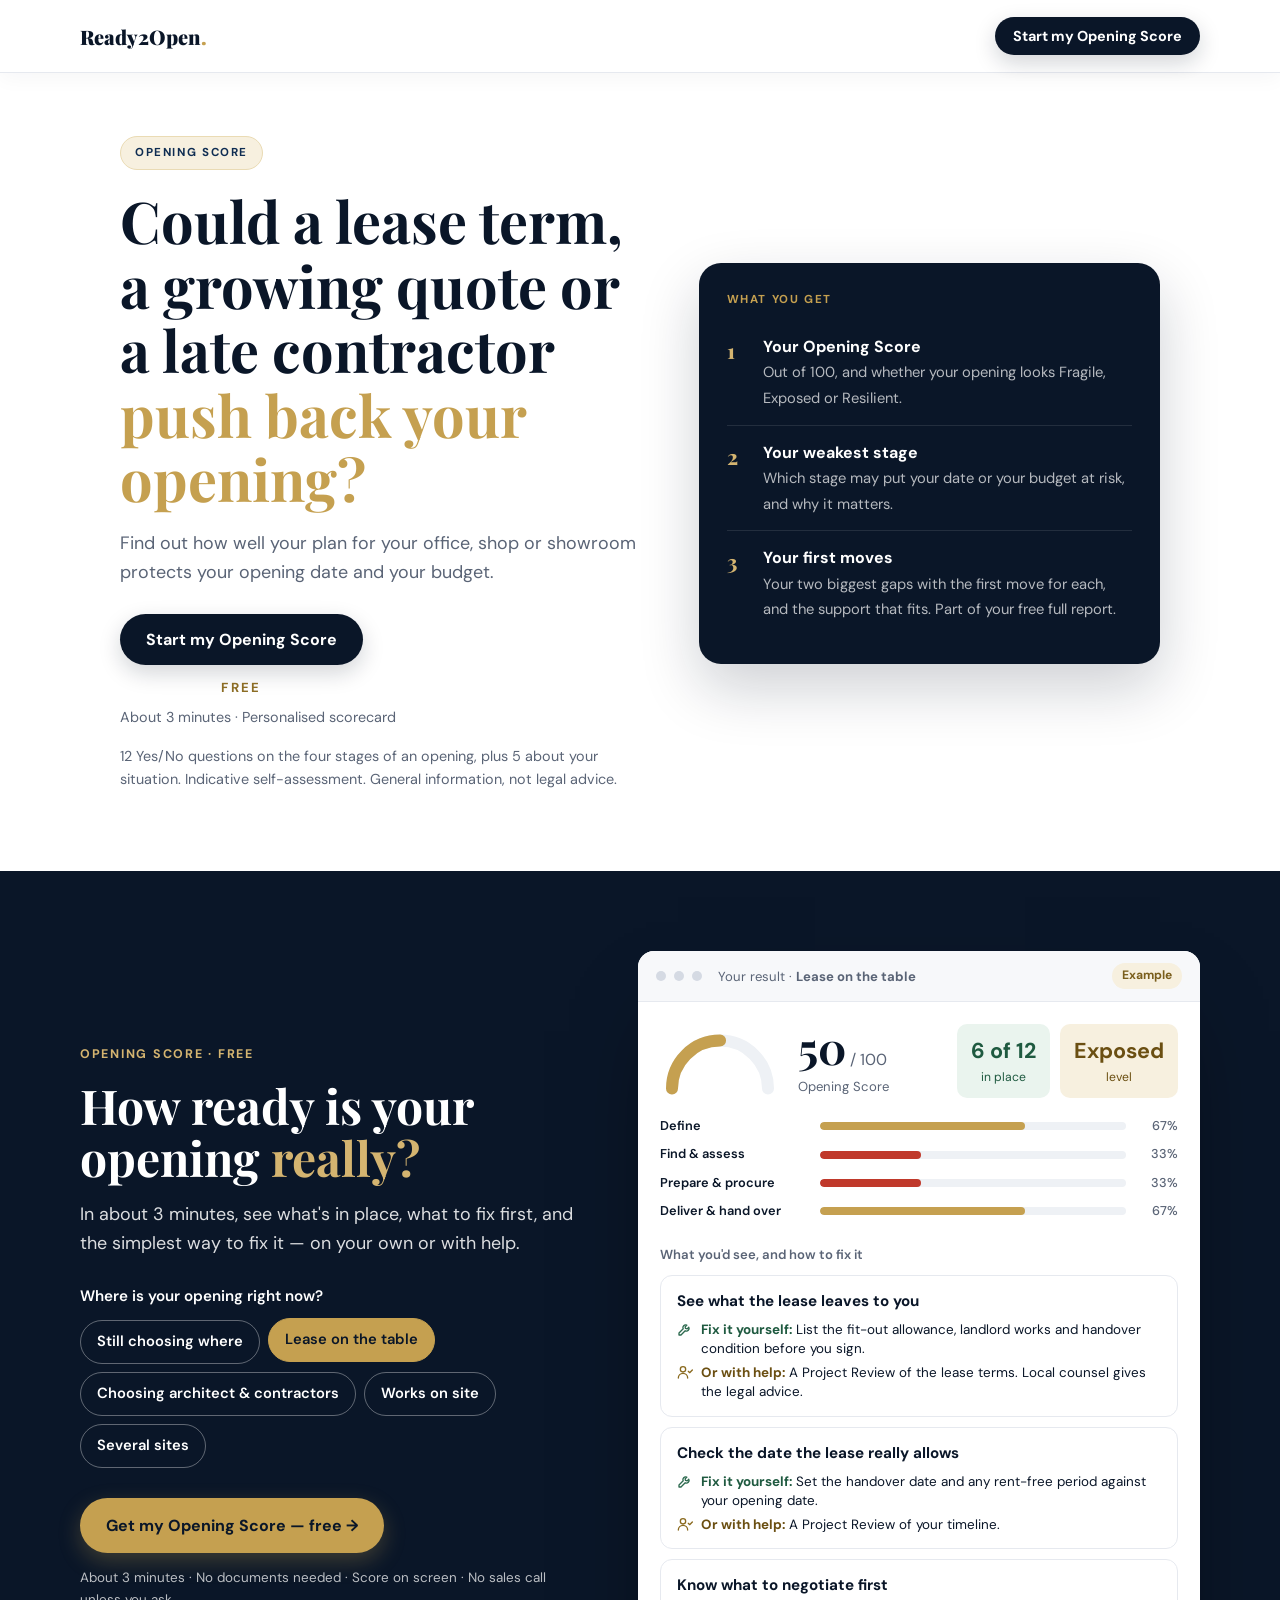
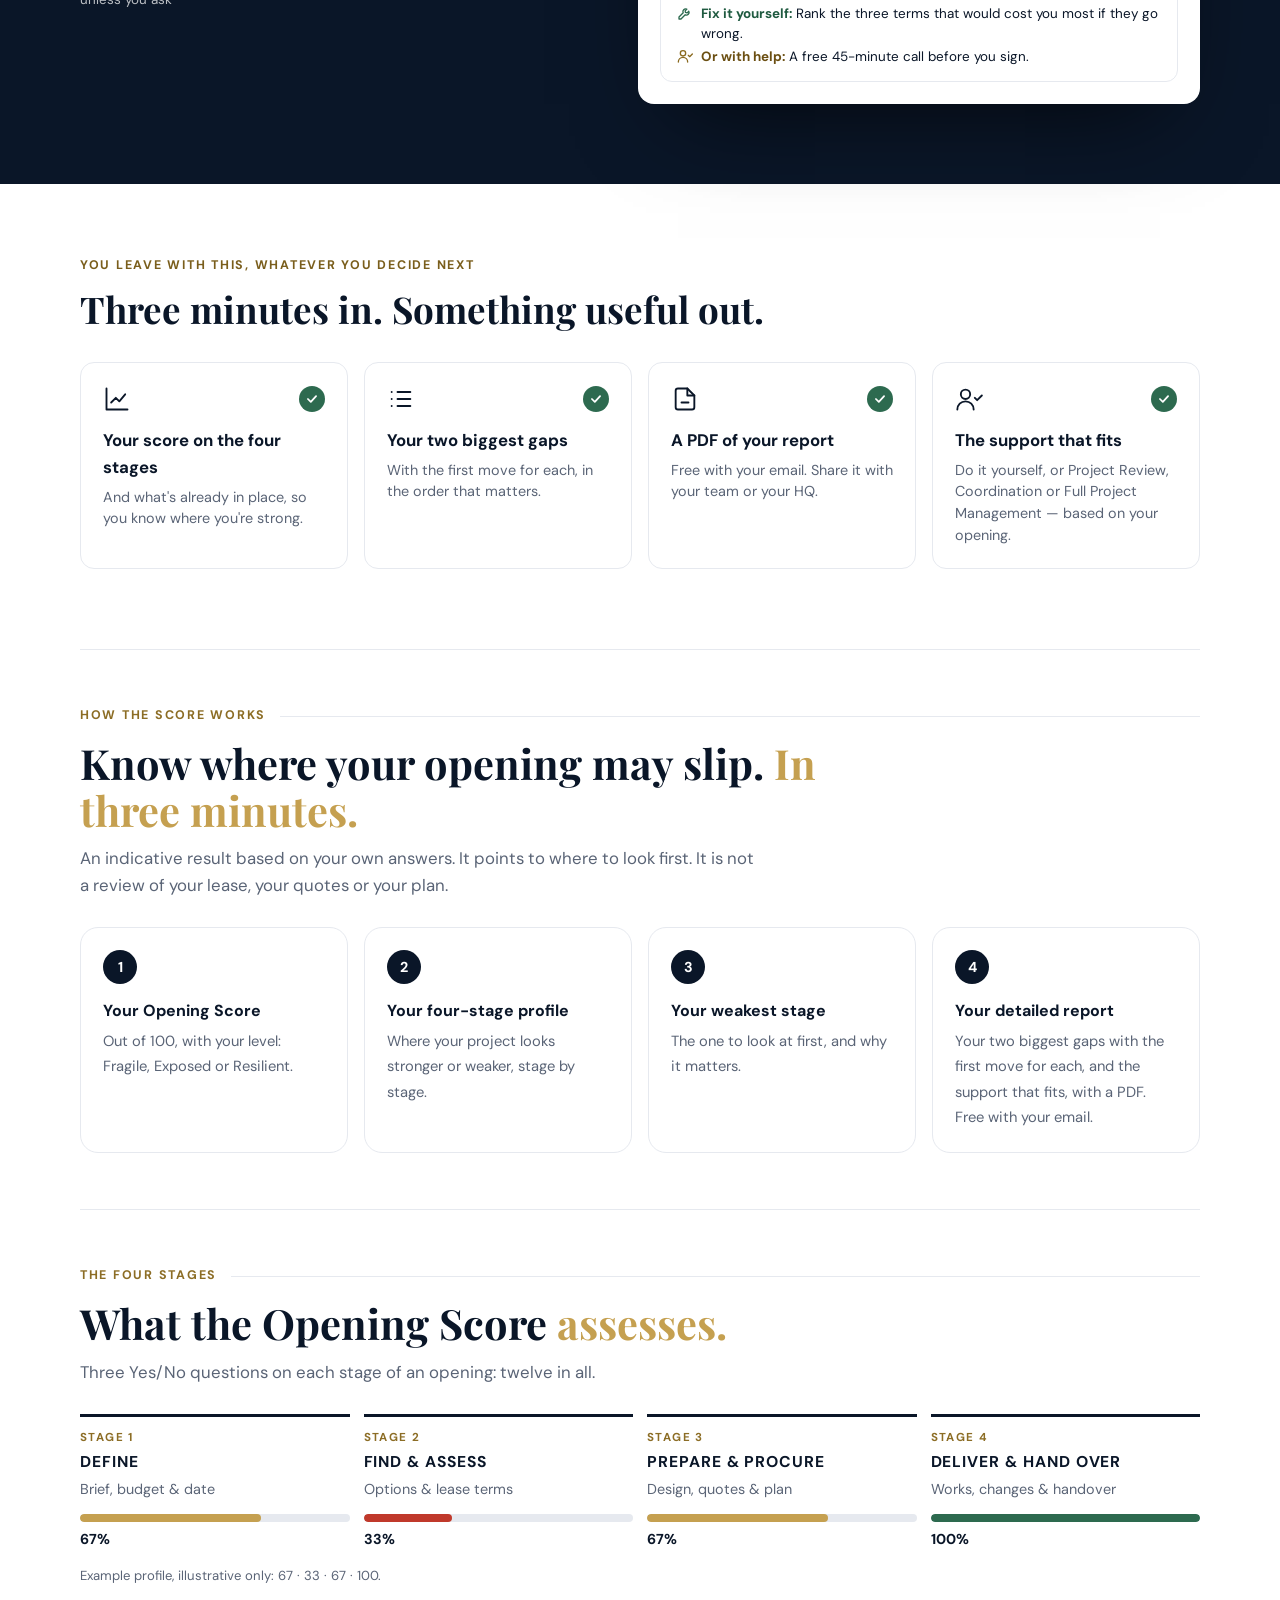
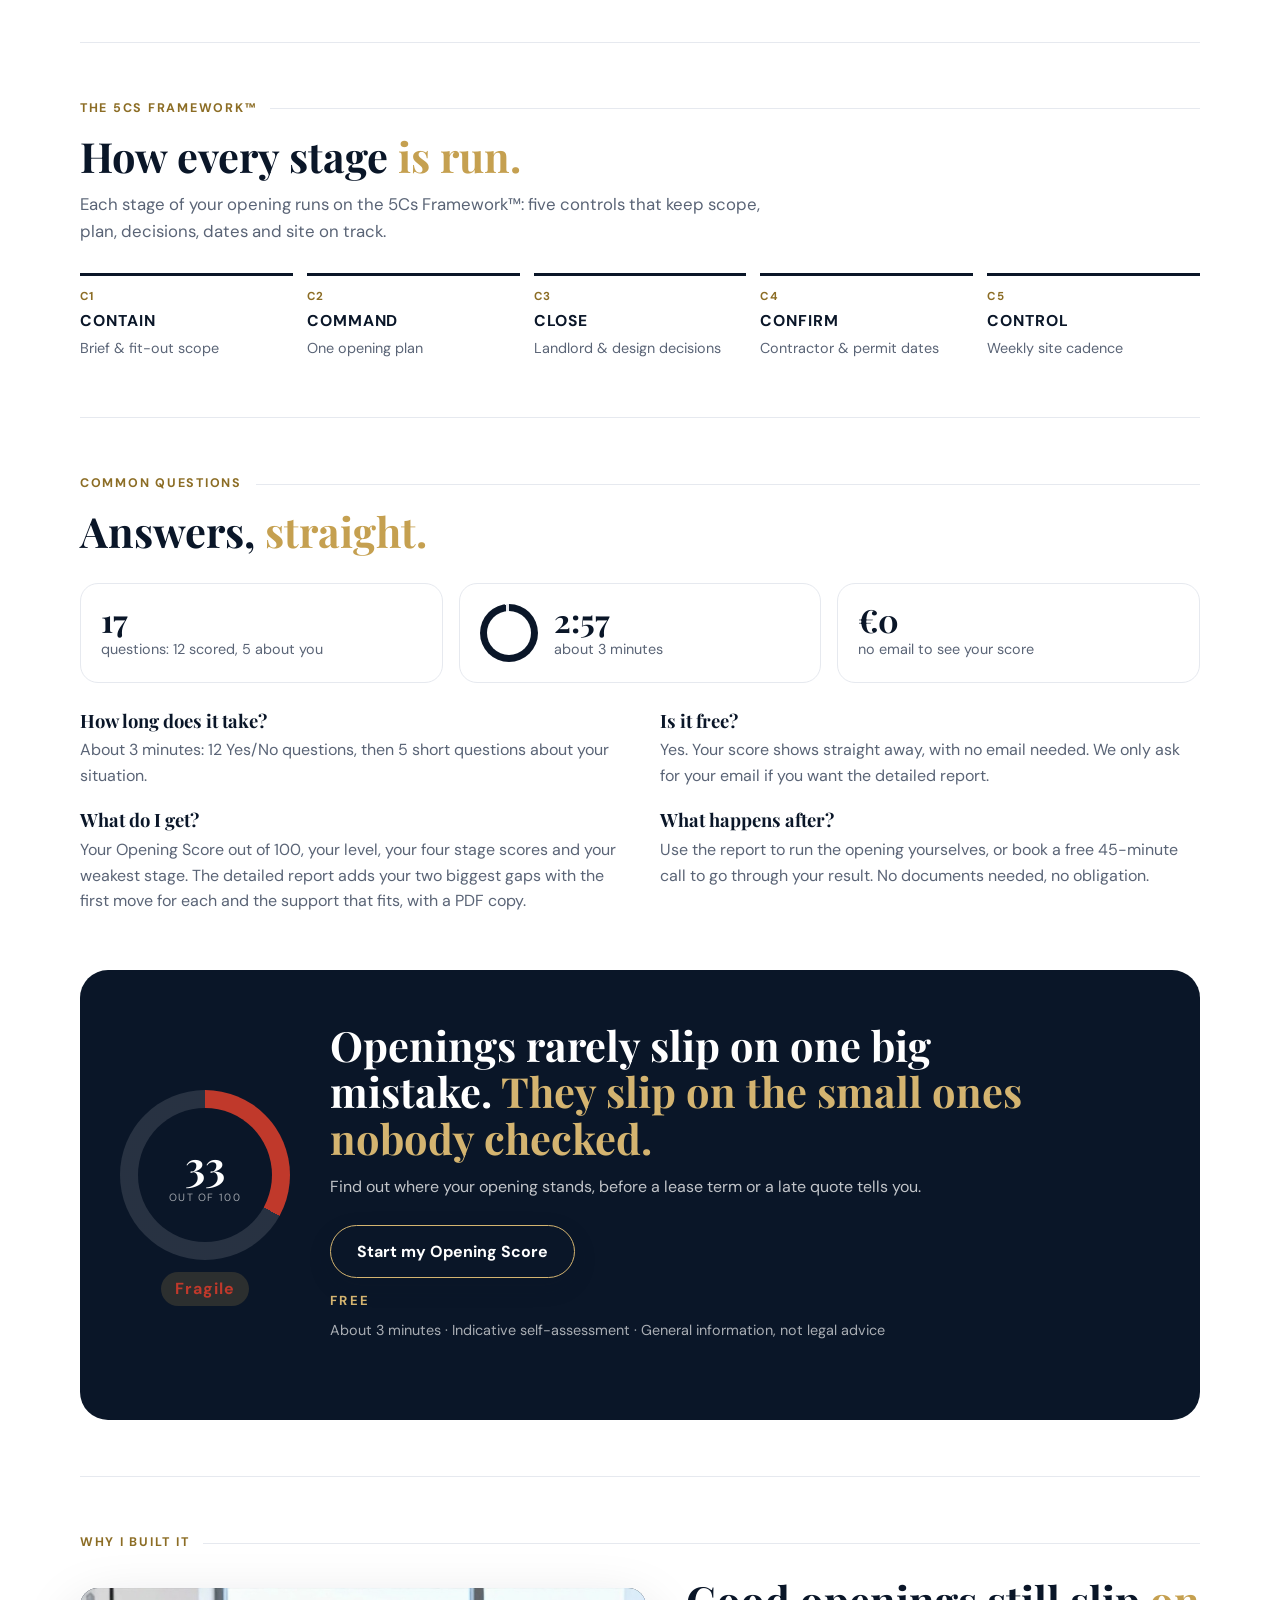
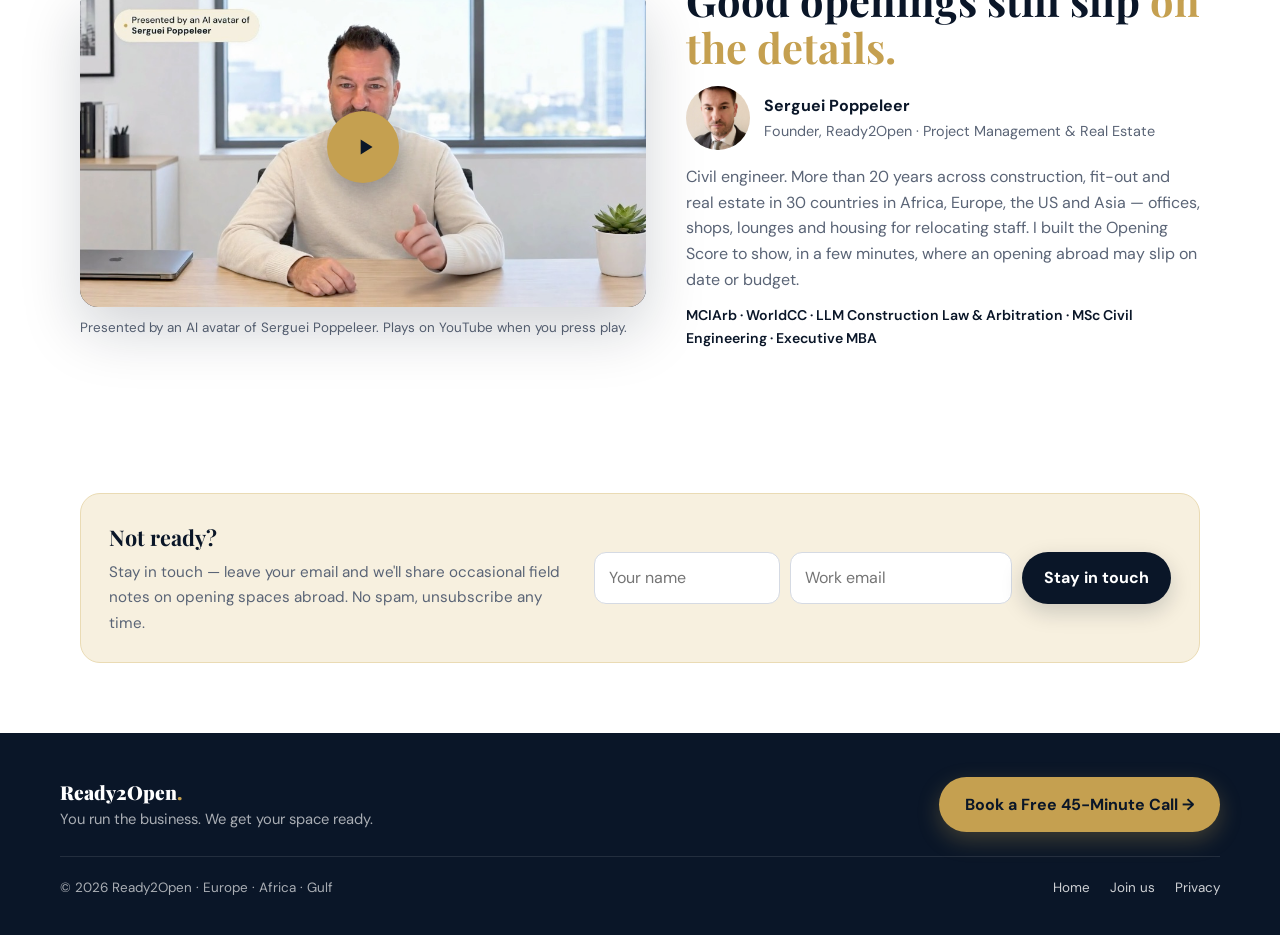
<file: quiz.html>
<!DOCTYPE html>
<html lang="en">
<head>
<meta charset="UTF-8">
<meta name="viewport" content="width=device-width, initial-scale=1.0">
<title>Opening Score — Ready2Open</title>
<meta name="description" content="Opening an office, shop or showroom abroad? 12 Yes/No questions across the four stages of an opening, 3 minutes. Your Opening Score, your two biggest gaps and the support that fits.">
<meta property="og:title" content="Opening Score — Ready2Open">
<meta property="og:description" content="Opening abroad? How ready is your project? Find out in 3 minutes.">
<meta property="og:image" content="https://nextplaces.netlify.app/og-opening-score.jpg">
<meta property="og:image:width" content="1200">
<meta property="og:image:height" content="630">
<meta property="og:image:alt" content="Ready2Open Opening Score: How ready is your opening really? Example scorecard.">
<meta name="twitter:card" content="summary_large_image">
<meta name="twitter:image" content="https://nextplaces.netlify.app/og-opening-score.jpg">
<meta property="og:url" content="https://nextplaces.netlify.app/quiz">
<link rel="canonical" href="https://nextplaces.netlify.app/quiz">
<link rel="preconnect" href="https://fonts.googleapis.com">
<link rel="preconnect" href="https://fonts.gstatic.com" crossorigin>
<link href="https://fonts.googleapis.com/css2?family=Playfair+Display:wght@700;800;900&family=DM+Sans:wght@400;500;600;700&display=swap" rel="stylesheet">
<style>
*,*::before,*::after{box-sizing:border-box;margin:0;padding:0}
:root{--navy:#0A1628;--navy-2:#0F2D52;--gold:#C5A050;--gold-2:#D4B470;--gold-soft:#F7F0DF;--gold-line:#EADBB4;--ink:#0A1628;--muted:#5A6476;--line:#E6E9EF;--red:#C0392B;--amber:#E07B39;--green:#2D6A4F}
html{scroll-behavior:smooth;overflow-x:hidden}
body{font-family:'DM Sans',system-ui,sans-serif;background:#fff;color:var(--ink);line-height:1.6;-webkit-font-smoothing:antialiased;min-height:100vh}
a{color:inherit}
h1,h2,h3{font-family:'Playfair Display',Georgia,serif;line-height:1.12;color:var(--navy)}
h1 em,h2 em,h3 em{font-style:normal;color:var(--gold)}
button{font-family:inherit}
nav.top{position:sticky;top:0;z-index:50;background:#fff;box-shadow:0 1px 0 var(--line),0 6px 20px rgba(10,22,40,.04)}
nav.top .wrap{display:flex;align-items:center;justify-content:space-between;height:72px;gap:16px;max-width:1160px;margin:0 auto;padding:0 20px}
.logo{text-decoration:none;line-height:1.05}
.logo b{display:block;font-family:'Playfair Display',serif;font-weight:900;font-size:1.25rem;color:var(--navy)}
.logo b span{color:var(--gold)}
.logo small{display:block;font-size:.62rem;letter-spacing:.14em;text-transform:uppercase;color:var(--muted)}
.btn{display:inline-flex;align-items:center;justify-content:center;gap:8px;padding:15px 26px;border-radius:999px;font-weight:700;font-size:1rem;text-decoration:none;cursor:pointer;border:0;transition:transform .15s,background .2s,opacity .2s}
.btn:hover{transform:translateY(-1px)}
.btn:disabled{opacity:.35;cursor:not-allowed;transform:none}
.btn-navy{background:var(--navy);color:#fff;box-shadow:0 8px 22px rgba(10,22,40,.18)}
.btn-gold{background:var(--gold);color:var(--navy);box-shadow:0 8px 22px rgba(197,160,80,.28)}
.btn-line{background:#fff;color:var(--navy);border:1.5px solid var(--navy)}
.btn-sm{padding:10px 18px;font-size:.9rem}
.nav-cta .sm{display:none}@media (max-width:480px){.nav-cta .lg{display:none}.nav-cta .sm{display:inline}}
.pill{display:inline-block;font-size:.72rem;font-weight:700;letter-spacing:.14em;text-transform:uppercase;color:var(--navy-2);background:var(--gold-soft);border:1px solid var(--gold-line);padding:7px 14px;border-radius:999px}
.screen{display:none}.screen.active{display:block}
.inner{max-width:720px;margin:0 auto;padding:44px 20px 80px}
.q-head{text-align:center;padding-bottom:22px;margin-bottom:24px;border-bottom:1px solid var(--line)}
.q-title{font-size:clamp(1.7rem,4.2vw,2.5rem);margin:16px auto 0;max-width:640px}
.inner-sm{max-width:520px;margin:0 auto;padding:52px 20px 80px}

/* LANDING */
.landing{max-width:1080px;margin:0 auto;padding:64px 20px 80px;display:grid;grid-template-columns:1.15fr 1fr;gap:48px;align-items:center}
.landing h1{font-size:clamp(2.2rem,5vw,3.6rem);margin:18px 0}
.landing .sub{color:var(--muted);font-size:1.12rem;margin-bottom:28px;max-width:540px}
.land-note{margin-top:16px;color:var(--muted);font-size:.9rem}
.told{margin:-4px 0 22px;padding:12px 16px;border-radius:12px;background:var(--gold-soft);border:1px solid var(--gold-line);font-weight:600;color:var(--navy);max-width:560px}
.start-wrap{display:inline-flex;flex-direction:column;align-items:center}
.free-tag{display:block;margin-top:12px;font-weight:700;font-size:.82rem;letter-spacing:.18em;color:#8C6D25}.start-wrap+.land-note{margin-top:8px}
@keyframes ropulse{0%,100%{box-shadow:0 8px 22px rgba(197,160,80,.28),0 0 0 0 rgba(197,160,80,.75)}60%{box-shadow:0 8px 22px rgba(197,160,80,.28),0 0 0 14px rgba(197,160,80,0)}}
.ro-pulse{animation:ropulse 2.2s ease-out infinite}.ro-pulse:hover,.ro-pulse:focus-visible{animation:none}
@media (prefers-reduced-motion:reduce){.ro-pulse{animation:none}}
.getbox{background:var(--navy);border-radius:22px;padding:28px;color:#fff;box-shadow:0 24px 60px rgba(10,22,40,.2)}
.getbox .t{font-size:.72rem;font-weight:700;letter-spacing:.14em;text-transform:uppercase;color:var(--gold);margin-bottom:10px}
.getrow{display:flex;gap:14px;align-items:flex-start;padding:14px 0;border-bottom:1px solid rgba(255,255,255,.1)}
.getrow:last-child{border:0}
.getrow i{font-style:normal;font-family:'Playfair Display',serif;font-weight:800;color:var(--gold-2);font-size:1.3rem;width:22px;flex:none}
.getrow b{display:block}
.getrow span{color:rgba(255,255,255,.7);font-size:.92rem}
@media (max-width:860px){.landing{grid-template-columns:1fr;padding-top:40px}}

/* QUESTIONS */
.qhead{margin-bottom:20px}
.qhead h2{font-size:clamp(1.3rem,3.2vw,1.8rem);margin:12px 0 4px}
.qhead p{color:var(--muted);font-size:.95rem}
.meta{display:flex;justify-content:space-between;font-size:.8rem;color:var(--muted);margin-bottom:8px}
.meta b{color:var(--navy);letter-spacing:.06em;text-transform:uppercase;font-size:.78rem}
.pbar-bg{height:4px;background:var(--line);border-radius:2px;margin-bottom:28px;overflow:hidden}
.pbar-fill{height:100%;background:var(--gold);transition:width .3s}
.qtext{font-family:'Playfair Display',serif;font-size:clamp(1.3rem,3vw,1.7rem);line-height:1.3;color:var(--navy);margin-bottom:24px;min-height:3.2em}
.aopts{display:flex;gap:14px}
.abtn{flex:1;display:flex;align-items:center;justify-content:center;gap:10px;padding:20px 16px;border:1.5px solid var(--line);border-radius:16px;background:#fff;font-size:1.05rem;font-weight:600;color:var(--navy);cursor:pointer;transition:all .15s}
.abtn:hover{border-color:var(--gold)}
.abtn.sel{border-color:var(--navy);background:var(--navy);color:#fff}
.adot{width:28px;height:28px;border-radius:50%;display:grid;place-items:center;font-size:.9rem;background:var(--gold-soft);color:var(--navy)}
.abtn.sel .adot{background:var(--gold)}
.olist{display:grid;gap:10px}
.obtn{display:block;width:100%;text-align:left;padding:16px 18px;border:1.5px solid var(--line);border-radius:14px;background:#fff;font-size:1rem;color:var(--ink);cursor:pointer;transition:all .15s}
.obtn:hover{border-color:var(--gold)}
.obtn.sel{border-color:var(--navy);background:var(--navy);color:#fff}
.obtn small{display:block;font-size:.85rem;opacity:.7;margin-top:2px}
.qnav{display:flex;justify-content:space-between;gap:12px;margin-top:30px}
textarea,input,select{font:inherit;font-size:1rem;color:var(--ink);border:1px solid #D5DAE3;border-radius:12px;padding:13px 14px;background:#fff;width:100%}
textarea{min-height:96px;resize:vertical}
input:focus,select:focus,textarea:focus{outline:2px solid var(--gold);border-color:var(--gold)}

/* GATE */
.srbox{background:var(--navy);color:#fff;border-radius:22px;padding:26px;text-align:center;margin-bottom:26px}
.srbox .t{font-size:.72rem;font-weight:700;letter-spacing:.14em;text-transform:uppercase;color:var(--gold)}
.srblur{font-family:'Playfair Display',serif;font-size:3.6rem;font-weight:900;color:var(--gold-2);filter:blur(9px);user-select:none;margin:4px 0}
.srbox .u{color:rgba(255,255,255,.7);font-size:.92rem}
.gate h2{font-size:1.65rem;margin-bottom:10px;text-align:center}
.gate .p{color:var(--muted);text-align:center;margin-bottom:22px}
.gform{display:grid;gap:12px}
.gform label{font-weight:600;font-size:.88rem;color:var(--navy);display:block;margin-bottom:5px}
.g2{display:grid;grid-template-columns:1fr 1fr;gap:12px}
.enote{font-size:.84rem;color:var(--muted);text-align:center;margin-top:14px}
.hp{position:absolute;left:-9999px}
@media (max-width:560px){.g2{grid-template-columns:1fr}}

/* RESULTS */
.rtop{background:var(--navy);color:#fff;border-radius:24px;padding:34px 26px;text-align:center;margin-bottom:22px}
.rtop .lbl{font-size:.72rem;font-weight:700;letter-spacing:.16em;text-transform:uppercase;color:var(--gold)}
.ring{width:170px;height:170px;border-radius:50%;margin:16px auto 18px;display:grid;place-items:center}
.ring .in{width:132px;height:132px;border-radius:50%;background:var(--navy);display:flex;flex-direction:column;align-items:center;justify-content:center}
.ring .num{font-family:'Playfair Display',serif;font-size:3rem;font-weight:900;line-height:1}
.ring .of{font-size:.72rem;letter-spacing:.12em;color:rgba(255,255,255,.55);margin-top:4px}
.rtop h2{color:#fff;font-size:clamp(1.45rem,3.6vw,2rem);max-width:560px;margin:0 auto 10px}
.rtop p{color:rgba(255,255,255,.75);max-width:540px;margin:0 auto}
.ladder{display:grid;grid-template-columns:repeat(3,1fr);gap:8px;margin:22px auto 0;max-width:520px}
.rung{border:1px solid rgba(255,255,255,.16);border-radius:12px;padding:10px 6px;color:rgba(255,255,255,.45);font-size:.8rem;font-weight:600}
.rung b{display:block;font-family:'Playfair Display',serif;font-size:1.05rem}
.rung.on{border-color:var(--gold);background:rgba(197,160,80,.16);color:#fff}
.sec{margin-bottom:22px}
.sec h3{font-size:1.35rem;margin-bottom:12px}
.bars{border:1px solid var(--line);border-radius:16px;padding:8px 20px}
.barrow{padding:12px 0;border-bottom:1px solid var(--line)}
.barrow:last-child{border:0}
.barrow .h{display:flex;justify-content:space-between;font-weight:600;font-size:.95rem;margin-bottom:6px}
.track{height:7px;background:var(--line);border-radius:4px;overflow:hidden}
.track div{height:100%;border-radius:4px;transition:width .8s}
.gap{border:1px solid var(--gold-line);background:var(--gold-soft);border-radius:16px;padding:18px 20px;margin-bottom:10px}
.gap b{display:block;color:var(--navy);margin-bottom:4px}
.gap p{color:var(--muted);font-size:.95rem}
.plan{border:2px solid var(--navy);border-radius:22px;padding:26px;position:relative}
.plan .tag{position:absolute;top:-13px;left:24px;background:var(--gold);color:var(--navy);font-size:.72rem;font-weight:700;letter-spacing:.12em;text-transform:uppercase;padding:5px 12px;border-radius:999px}
.plan h3{font-size:1.7rem;margin:6px 0 2px}
.plan .price{font-family:'Playfair Display',serif;font-weight:800;font-size:1.5rem;color:var(--navy);margin-bottom:10px}
.plan .what{color:var(--muted);margin-bottom:14px}
.plan ul{list-style:none;margin-bottom:20px}
.plan li{padding:6px 0 6px 26px;position:relative;font-size:.96rem}
.plan li::before{content:"";position:absolute;left:0;top:12px;width:13px;height:7px;border-left:2px solid var(--gold);border-bottom:2px solid var(--gold);transform:rotate(-45deg)}
.plan .btn{width:100%}
.plan .alt{display:block;text-align:center;margin-top:12px;font-size:.88rem;color:var(--muted)}
.bk{border:1px solid var(--line);border-radius:16px;overflow:hidden}
.bk summary{cursor:pointer;list-style:none;padding:16px 20px;font-weight:700;color:var(--navy);display:flex;justify-content:space-between}
.bk summary::-webkit-details-marker{display:none}
.bkrow{display:flex;justify-content:space-between;gap:14px;padding:11px 20px;border-top:1px solid var(--line);font-size:.92rem}
.bksc{flex:none;font-weight:700;font-size:.76rem;padding:3px 10px;border-radius:999px;height:fit-content;white-space:nowrap}
.sch{background:#E8F3EC;color:var(--green)}.scl{background:#FDF0EE;color:var(--red)}
.post p.say{font-family:'Playfair Display',serif;font-size:clamp(1.15rem,2.8vw,1.4rem);line-height:1.35;color:var(--navy);max-width:560px;margin:0 auto 18px}
.post .sub2{font-size:.86rem;color:var(--muted);margin-top:10px}
.post .first{font-size:.92rem;color:var(--navy);margin-top:14px}
.post{display:grid;grid-template-columns:1fr 1.3fr;gap:14px;margin-top:22px}
.post .opt{border-radius:22px;padding:24px;text-align:center}
.post .opt>b{display:block;font-size:.72rem;font-weight:700;letter-spacing:.14em;text-transform:uppercase;color:#8A6D2B;margin-bottom:8px}
.post .opt-diy{border:1px solid var(--line)}
.post .opt-diy p{color:var(--muted)}
.post .opt-help{background:var(--gold-soft);border:1px solid var(--gold-line)}
.post.best .opt-help{order:-1;border:2px solid var(--navy)}
.post.best{grid-template-columns:1.3fr 1fr}
@media (max-width:640px){.post,.post.best{grid-template-columns:1fr}}
.consent{display:flex;gap:10px;align-items:flex-start;font-size:.9rem;color:var(--navy);font-weight:500;cursor:pointer}
.consent input{width:18px;height:18px;margin-top:3px;flex:none;accent-color:var(--navy)}
.consent span{color:var(--muted)}
.gerr{margin:4px 0 0;padding:12px 14px;border-radius:12px;background:#FDF0EE;color:var(--red);font-weight:600;font-size:.92rem}
.olist .hint{font-size:.88rem;color:var(--muted);margin:-12px 0 4px}
.other-in{margin-top:4px}
#callbox{margin-top:22px}
.retake{text-align:center;margin-top:22px}
.rtools{display:flex;justify-content:flex-end;margin-bottom:14px}
.rtools-end{justify-content:center;margin:18px 0 0}
.nextstep{background:var(--navy);border-radius:22px;padding:28px 26px;margin-top:22px;text-align:center}
.nextstep h3{color:#fff;font-size:clamp(1.3rem,3.2vw,1.7rem);margin-bottom:18px}
.nextstep .alt{display:block;margin-top:10px;font-size:.88rem;color:rgba(255,255,255,.65)}
#weakbox:empty{display:none}
.print-head{display:none}
@media print{
  @page{size:A4;margin:16mm 14mm 20mm}
  *{-webkit-print-color-adjust:exact;print-color-adjust:exact}
  body{font-size:11pt}
  nav.top,footer,#rgate,#rnext,#post,#callbox,.retake,.rtools,.screen:not(#screen-results){display:none!important}
  .inner{max-width:none;padding:0}
  .print-head{display:block;border-bottom:2px solid var(--gold);padding-bottom:10px;margin-bottom:16px}
  .print-head b{font-family:'Playfair Display',serif;font-size:14pt;color:var(--navy)}
  .print-head b span{color:var(--gold)}
  .print-head h2{font-size:20pt;margin:4px 0}
  .print-head p{color:var(--muted);font-size:9.5pt}
  .rtop{border-radius:14px;padding:20px;break-inside:avoid}
  .sec,.gap,.plan,.barrow{break-inside:avoid}
  .bk{border:0}.bk summary{display:none}
  body::after{content:"Ready2Open · Opening Score report · nextplaces.netlify.app";position:fixed;bottom:-12mm;left:0;right:0;text-align:center;font-size:8.5pt;color:#5A6476}
}
.rbtns{display:grid;grid-template-columns:1fr 1fr;gap:10px;margin-top:22px}
@media (max-width:560px){.rbtns{grid-template-columns:1fr}}
footer{background:var(--navy);color:rgba(255,255,255,.65);padding:44px 20px 36px;font-size:.92rem}
footer .fwrap{max-width:1160px;margin:0 auto;display:flex;flex-wrap:wrap;justify-content:space-between;gap:24px;align-items:center}
footer .copy{margin-top:24px;padding-top:20px;border-top:1px solid rgba(255,255,255,.1);font-size:.84rem}
footer .flogo b{font-family:'Playfair Display',serif;font-weight:900;font-size:1.2rem;color:#fff}
footer .flogo b span{color:var(--gold)}
footer .fbtns{display:flex;flex-wrap:wrap;gap:12px;align-items:center}
footer .fnav{display:flex;flex-wrap:wrap;gap:20px}
footer a{color:rgba(255,255,255,.8);text-decoration:none}
footer a:hover{color:var(--gold-2)}
footer a.btn-gold{color:var(--navy)}
/* Top button starts the quiz; hidden once the quiz is running, as on Ask Contracks */
body[data-screen]:not([data-screen="landing"]) .nav-start{display:none}
@media (max-width:480px){nav.top .wrap{gap:10px;padding:0 14px}.nav-start{white-space:nowrap;font-size:.74rem;padding:9px 12px}}
@media (max-width:350px){nav.top .logo b{font-size:1rem}.nav-start{font-size:.68rem;padding:8px 10px}}
/* Opening Score invite and "You leave with this" (home score-section brief, adapted; placed on the quiz landing) */
.inv .wrap,.inv-keep .wrap{max-width:1160px;margin:0 auto;padding:0 20px}
.inv{background:var(--navy);color:#fff;padding:80px 0}
.inv-grid{display:grid;grid-template-columns:minmax(0,1fr) minmax(0,1.1fr);gap:48px;align-items:center}
.inv-eye{font-size:.78rem;letter-spacing:.14em;font-weight:700;color:var(--gold-2)}
.inv h2{color:#fff;font-size:clamp(2rem,4.2vw,3rem);line-height:1.1;margin:14px 0 16px}
.inv h2 em{color:var(--gold-2)}
.inv-lead{font-size:1.12rem;line-height:1.6;color:rgba(255,255,255,.86);margin-bottom:26px}
.inv-q{font-weight:600;font-size:.95rem;margin-bottom:12px}
.inv-chips{display:flex;flex-wrap:wrap;gap:8px}
.inv-chip{font:inherit;font-size:.92rem;font-weight:600;min-height:44px;padding:0 16px;border-radius:99px;cursor:pointer;border:1px solid rgba(255,255,255,.35);background:transparent;color:#fff;transition:background .3s,color .3s,border-color .3s,transform .3s}
.inv-chip:hover{border-color:var(--gold-2)}
.inv-chip[aria-pressed="true"]{background:var(--gold);border-color:var(--gold);color:var(--navy);transform:translateY(-2px)}
.inv-chip:focus-visible,.inv-cta:focus-visible{outline:3px solid var(--gold-2);outline-offset:2px}
.inv-act{margin-top:30px}
.inv-cta{animation:ropulse 2.2s ease-out infinite}
.inv-cta:hover,.inv-cta:focus-visible{animation:none}
.landing .start-wrap .btn.flash{animation:ropulse .9s ease-out 3}
.inv-note{font-size:.84rem;color:rgba(255,255,255,.72);margin-top:14px}
.inv-stats{display:flex;gap:28px;flex-wrap:wrap;margin-top:26px;padding-top:20px;border-top:1px solid rgba(255,255,255,.15)}
.inv-stats[hidden]{display:none}
.inv-stats b{display:block;font-family:'Playfair Display',Georgia,serif;font-size:1.9rem;color:var(--gold-2)}
.inv-stats span{font-size:.84rem;color:rgba(255,255,255,.72)}
.inv-card{background:#fff;color:var(--navy);border-radius:16px;overflow:hidden;box-shadow:0 40px 90px -40px rgba(0,0,0,.75)}
.inv-top{display:flex;align-items:center;gap:8px;padding:12px 18px;border-bottom:1px solid var(--line);background:#F7F8FA;font-size:.82rem;color:var(--muted)}
.inv-top i{width:10px;height:10px;border-radius:99px;background:#D5DAE3}
.inv-top span{margin-left:8px;min-width:0;white-space:nowrap;overflow:hidden;text-overflow:ellipsis}
.inv-top em{margin-left:auto;font-style:normal;font-size:.76rem;font-weight:700;color:#7A5E1C;background:var(--gold-soft);padding:3px 10px;border-radius:99px}
.inv-body{padding:22px}
.inv-head{display:flex;gap:18px;align-items:center;flex-wrap:wrap}
.inv-gauge path+path{transition:stroke-dashoffset 1s cubic-bezier(.16,1,.3,1),stroke .4s}
.inv-num{flex:1 1 130px}
.inv-num strong{font-family:'Playfair Display',Georgia,serif;font-size:2.75rem;line-height:1}
.inv-num strong small{font-family:'DM Sans',sans-serif;font-weight:400;font-size:1rem;color:var(--muted)}
.inv-num div{font-size:.82rem;color:var(--muted);margin-top:4px}
.inv-tiles{display:flex;gap:10px}
.inv-tiles div{border-radius:10px;padding:10px 14px;text-align:center;font-size:.76rem}
.inv-tiles b{display:block;font-size:1.35rem}
.inv-t1{background:#EAF4EE;color:#1F5A40}
.inv-t2{background:var(--gold-soft);color:#6B4F12}
.inv-bars{margin-top:18px;display:flex;flex-direction:column;gap:8px}
.inv-bar{display:grid;grid-template-columns:150px minmax(0,1fr) 42px;gap:10px;align-items:center;font-size:.8rem}
.inv-bar span{font-weight:600}
.inv-bar i{display:block;height:8px;background:#EEF1F5;border-radius:99px;overflow:hidden}
.inv-bar u{display:block;height:8px;border-radius:99px;text-decoration:none;transition:width .9s cubic-bezier(.16,1,.3,1),background .4s}
.inv-bar b{text-align:right;color:var(--muted);font-weight:500}
.inv-sub{font-size:.82rem;font-weight:600;color:var(--muted);margin:22px 0 10px}
.inv-fixes{display:flex;flex-direction:column;gap:10px}
.inv-fix{border:1px solid var(--line);border-radius:12px;padding:14px 16px;font-size:.84rem;line-height:1.45}
.inv-fix>b{display:block;font-size:.95rem;margin-bottom:8px}
.inv-fix p{display:flex;gap:8px;margin-top:4px}
.inv-fix svg{flex:none;margin-top:1px}
.inv-diy strong{color:#1F5A40}
.inv-help strong{color:#6B4F12}
.inv-fx{animation:invUp .7s cubic-bezier(.16,1,.3,1) both}
@keyframes invUp{from{opacity:0;transform:translateY(14px)}to{opacity:1;transform:none}}
.inv-keep{padding:72px 0 80px}
.inv-keep h3{font-family:'Playfair Display',Georgia,serif;font-size:clamp(1.7rem,3.4vw,2.3rem);line-height:1.15;margin:12px 0 32px;max-width:760px}
.inv-keep .inv-eye{color:#7A5E1C}
.inv-keeps{display:grid;grid-template-columns:repeat(4,minmax(0,1fr));gap:16px}
.inv-k{border:1px solid var(--line);border-radius:14px;padding:22px}
.inv-k>div{display:flex;justify-content:space-between;align-items:center}
.inv-tick{width:26px;height:26px;border-radius:99px;background:var(--green);color:#fff;display:flex;align-items:center;justify-content:center}
.inv-k h4{font-size:1.05rem;margin:14px 0 6px}
.inv-k p{font-size:.9rem;color:var(--muted);line-height:1.5}
.inv-keep.go .inv-tick{animation:invPop .5s cubic-bezier(.2,1.4,.4,1) both}
.inv-keep.go .inv-k:nth-child(2) .inv-tick{animation-delay:.2s}
.inv-keep.go .inv-k:nth-child(3) .inv-tick{animation-delay:.4s}
.inv-keep.go .inv-k:nth-child(4) .inv-tick{animation-delay:.6s}
@keyframes invPop{0%{opacity:0;transform:scale(.4)}70%{opacity:1;transform:scale(1.15)}100%{opacity:1;transform:scale(1)}}
@media (max-width:1000px){.inv-grid{grid-template-columns:minmax(0,1fr)}.inv-keeps{grid-template-columns:repeat(2,minmax(0,1fr))}}
@media (max-width:700px){
  .inv{padding:40px 0}
  .inv-grid{gap:24px}
  .inv h2{margin:10px 0 10px}
  .inv-lead{font-size:1rem;margin-bottom:18px}
  .inv-chips{gap:6px}.inv-chip{font-size:.85rem;padding:0 12px}
  .inv-act{margin-top:20px}
  .inv-bars,.inv-fix:nth-child(3){display:none}
  .inv-top{padding:10px 14px}
  .inv-body{padding:14px}
  .inv-head{gap:10px}.inv-gauge{width:84px;height:49px}
  .inv-num strong{font-size:2.1rem}
  .inv-tiles{width:100%}.inv-tiles div{flex:1;padding:6px 10px}.inv-tiles b{font-size:1.1rem}
  .inv-sub{margin:14px 0 8px}
  .inv-fix{padding:10px 12px;font-size:.8rem}.inv-fix>b{font-size:.88rem;margin-bottom:4px}
  .inv-keep{padding:36px 0}
  .inv-keep h3{margin:8px 0 18px}
  .inv-keeps{grid-template-columns:repeat(2,minmax(0,1fr));gap:10px}
  .inv-k{padding:14px}.inv-k>div>svg{width:22px;height:22px}
  .inv-k h4{font-size:.92rem;margin:10px 0 4px}.inv-k p{font-size:.8rem}
}
@media (max-width:480px){.inv-cta{width:100%;white-space:nowrap;font-size:.92rem;padding:15px 12px}}
@media (prefers-reduced-motion:reduce){.inv-cta,.inv-fx,.inv-keep.go .inv-tick{animation:none}.inv-bar u,.inv-gauge path+path,.inv-chip{transition:none}}
/* Quiz landing blocks, adapted from the Ask Contracks quiz page */
.how{max-width:1160px;margin:0 auto;padding:0 20px 88px}
.how-block{padding:56px 0;border-top:1px solid var(--line)}
.how-kicker{display:flex;align-items:center;gap:14px;color:#8C6D25;font-size:.78rem;font-weight:700;letter-spacing:.14em;text-transform:uppercase}
.how-kicker::after{content:"";flex:1;height:1px;background:var(--line)}
.how h2{font-size:clamp(1.8rem,3.6vw,2.6rem);margin:14px 0 12px;max-width:760px}
.how .lead{color:var(--muted);font-size:1.05rem;max-width:680px}
.how-steps{display:grid;grid-template-columns:repeat(4,minmax(0,1fr));gap:16px;margin-top:28px}
.how-step{border:1px solid var(--line);border-radius:18px;padding:22px;background:#fff}
.how-step i{font-style:normal;display:grid;place-items:center;width:34px;height:34px;border-radius:50%;background:var(--navy);color:#fff;font-weight:700;font-size:.9rem;margin-bottom:14px}
.how-step b{display:block;color:var(--navy);margin-bottom:4px}
.how-step span{color:var(--muted);font-size:.92rem}
.how-cs{list-style:none;display:grid;grid-template-columns:repeat(4,minmax(0,1fr));gap:14px;margin-top:28px}
.how-cs li{border-top:3px solid var(--navy);padding-top:12px}
.how-cs small{display:block;color:#8C6D25;font-weight:700;font-size:.72rem;letter-spacing:.12em}
.how-cs b{display:block;font-size:.98rem;letter-spacing:.06em;color:var(--navy);margin:2px 0}
.how-cs span{color:var(--muted);font-size:.9rem}
.how-cs .cbar{display:block;height:8px;border-radius:4px;background:var(--line);overflow:hidden;margin-top:12px}
.how-cs .cbar u{display:block;height:100%;width:0;border-radius:4px;transition:width 1.1s cubic-bezier(.2,.8,.2,1)}
.how-cs .cpct{display:block;margin-top:6px;font-weight:700;color:var(--navy);font-size:.9rem}
.how-cs.how-5c{grid-template-columns:repeat(5,minmax(0,1fr))}
.how-cs-note{margin-top:14px;font-size:.82rem;color:var(--muted)}
.how-stats{display:grid;grid-template-columns:repeat(3,minmax(0,1fr));gap:16px;margin-top:28px}
.how-stat{border:1px solid var(--line);border-radius:18px;padding:20px;display:flex;gap:16px;align-items:center}
.how-stat b{display:block;font-family:'Playfair Display',Georgia,serif;font-size:2rem;line-height:1;color:var(--navy)}
.how-stat span{color:var(--muted);font-size:.9rem}
.sw{flex:none;width:58px;height:58px;border-radius:50%;background:conic-gradient(var(--navy) calc(var(--p,0)*1%),var(--line) 0);display:grid;place-items:center}
.sw::after{content:"";width:44px;height:44px;border-radius:50%;background:#fff}
.how-faq{display:grid;grid-template-columns:repeat(2,minmax(0,1fr));gap:22px 40px;margin-top:28px}
.how-faq h3{font-size:1.15rem;margin-bottom:6px}
.how-faq p{color:var(--muted)}
.how-end{background:var(--navy);color:#fff;border-radius:28px;padding:52px 40px;display:grid;grid-template-columns:auto minmax(0,1fr);gap:40px;align-items:center;text-align:left}
.how-end h2{color:#fff;margin:0 0 12px}
.how-end h2 em{color:var(--gold-2)}
.how-end p{color:rgba(255,255,255,.75);margin-bottom:26px}
.how-end .start-wrap{align-items:flex-start}
.how-end .free-tag{color:var(--gold-2)}
.how-end .land-note{color:rgba(255,255,255,.65)}
.dring{width:170px;height:170px;border-radius:50%;margin:6px auto 12px;display:grid;place-items:center;background:conic-gradient(var(--c,#C5A050) calc(var(--p,0)*1%),rgba(255,255,255,.12) 0)}
.dring div{width:134px;height:134px;border-radius:50%;background:var(--navy);display:grid;place-items:center;text-align:center}
.dring b{font-family:'Playfair Display',Georgia,serif;font-size:2.6rem;line-height:1}
.dring small{display:block;font-size:.66rem;letter-spacing:.12em;color:rgba(255,255,255,.6)}
.dband{text-align:center;font-weight:700;letter-spacing:.06em}
.dband span{display:inline-block;padding:4px 14px;border-radius:999px;background:rgba(197,160,80,.18);color:var(--gold-2)}
@media (max-width:900px){.how-steps{grid-template-columns:repeat(2,minmax(0,1fr))}.how-cs,.how-cs.how-5c,.how-faq,.how-stats{grid-template-columns:minmax(0,1fr)}.how-end{grid-template-columns:minmax(0,1fr);text-align:center;justify-items:center}.how-end .start-wrap{align-items:center}}
@media (max-width:560px){.how-steps{grid-template-columns:minmax(0,1fr)}.how-block{padding:44px 0}.how-end{padding:40px 20px;border-radius:22px}}
@media (prefers-reduced-motion:reduce){.how-cs .cbar u{transition:none}}
/* Boxes lift with a gold outline under the cursor, as the homepage price boxes */
.how-step,.how-stat,.inv-k,.inv-fix{transition:transform .25s ease,box-shadow .25s ease,border-color .25s ease}
.how-step:hover,.how-stat:hover,.inv-k:hover,.inv-fix:hover{transform:translateY(-4px);border-color:var(--gold);box-shadow:0 0 0 2px var(--gold),0 18px 40px rgba(197,160,80,.22)}
@media (prefers-reduced-motion:reduce){.how-step,.how-stat,.inv-k,.inv-fix{transition:none}.how-step:hover,.how-stat:hover,.inv-k:hover,.inv-fix:hover{transform:none}}
/* Founder bio and stay in touch, as on the Ask Contracks quiz page */
.how-end .btn-navy{border:1.5px solid var(--gold-2)}
.how-vid{margin-top:56px}
.vid-grid{display:grid;grid-template-columns:minmax(0,1.1fr) minmax(0,1fr);gap:40px;align-items:center;margin-top:24px}
.vid{position:relative;display:block;width:100%;aspect-ratio:16/9;border:0;padding:0;border-radius:18px;overflow:hidden;background:var(--navy);cursor:pointer;box-shadow:0 24px 60px rgba(10,22,40,.18);margin:0}
.vid img{width:100%;height:100%;object-fit:cover;display:block;transition:transform .4s}
.vid:hover img{transform:scale(1.03)}
.vid-play{position:absolute;left:50%;top:50%;transform:translate(-50%,-50%);width:72px;height:72px;border-radius:50%;background:var(--gold);color:var(--navy);display:grid;place-items:center;box-shadow:0 10px 30px rgba(10,22,40,.35)}
.vid-play svg{margin-left:4px}
.vid:focus-visible{outline:3px solid var(--gold);outline-offset:3px}
.vid iframe{position:absolute;inset:0;width:100%;height:100%;border:0}
/* Phones get the vertical Short instead of the 16:9 video */
@media (max-width:560px){.vid{aspect-ratio:9/16;max-width:300px;margin:0 auto}.vid picture{display:contents}}
.vid-note{margin-top:10px;font-size:.84rem;color:var(--muted)}
.vid-bio h2{margin-top:0}
.vid-who{display:flex;gap:14px;align-items:center;margin:16px 0 14px}
.vid-who img{width:64px;height:64px;border-radius:50%;object-fit:cover;flex:none}
.vid-who b{display:block;color:var(--navy)}.vid-who span{color:var(--muted);font-size:.9rem}
.vid-bio p{color:var(--muted)}
.vid-bio .creds{color:var(--navy);font-weight:600;font-size:.88rem;margin-top:12px}
.stay{max-width:1160px;margin:0 auto;padding:0 20px 70px}
.stay-box{display:grid;grid-template-columns:1fr 1.25fr;gap:24px;align-items:center;border:1px solid var(--gold-line);background:var(--gold-soft);border-radius:20px;padding:26px 28px}
.stay-box b{display:block;font-family:'Playfair Display',serif;font-size:1.35rem;color:var(--navy);margin-bottom:4px}
.stay-box span{color:var(--muted);font-size:.95rem}
.stay-f{display:grid;grid-template-columns:1fr 1.2fr auto;gap:10px}
.stay-f input{font:inherit;font-size:1rem;border:1px solid #D5DAE3;border-radius:12px;padding:12px 14px;background:#fff;width:100%}
.stay-f .btn{padding:13px 22px}
.stay-ok{grid-column:1/-1;color:var(--green);font-weight:700}
.stay-err{grid-column:1/-1;color:var(--red);font-weight:600}
@media (max-width:860px){.vid-grid{grid-template-columns:minmax(0,1fr);gap:24px}}
@media (max-width:900px){.stay-box{grid-template-columns:1fr}.stay-f{grid-template-columns:1fr}}
@media (max-width:560px){.how-vid{margin-top:40px}}
/* Phones: shorter page, as on the Ask Contracks quiz page. Desktop unchanged. */
@media (max-width:560px){
.landing{gap:0;padding:28px 20px 36px}
.landing h1{font-size:1.85rem}
.landing .sub{font-size:1rem;margin-bottom:18px}
.landing .land-note+.land-note,.getbox{display:none}
.inv{padding:32px 0}
.inv h2{font-size:1.75rem}
.inv-lead{display:none}
.inv-sub{display:none}
.inv-fix p.inv-diy{margin-top:0}
.inv-keep{padding:28px 0}
.inv-keep h3{font-size:1.4rem}
.inv-k p{display:none}
.inv-k{padding:12px}.inv-k h4{margin:8px 0 0}
.how{padding-bottom:40px}
.how-block{padding:30px 0}
.how h2{font-size:1.55rem;margin:10px 0 8px}
.how .lead,.how-step span,.how-cs small,.how-cs li>span:not(.cpct),.how-stats{display:none}
.how-steps{grid-template-columns:repeat(2,minmax(0,1fr));gap:10px;margin-top:16px}.how-step{padding:14px}.how-step i{width:28px;height:28px;margin-bottom:8px}
.how-cs{gap:10px;margin-top:16px}.how-cs li{display:grid;grid-template-columns:120px minmax(0,1fr) 44px;align-items:center;gap:10px;border-top:0;padding-top:0}.how-cs b{font-size:.8rem}.how-cs .cbar{margin-top:0}.how-cs .cpct{margin-top:0;text-align:right}
.how-cs.how-5c li{display:flex;gap:8px;align-items:baseline;border-top:1px solid var(--line);padding-top:8px}
.how-cs.how-5c li>span{display:inline!important;font-size:.85rem}
.how-cs-note{margin-top:8px}
.how-faq{gap:14px;margin-top:16px}.how-faq h3{font-size:1rem;margin-bottom:2px}.how-faq p{font-size:.92rem}
.how-end{padding:30px 18px}.how-end>div[aria-hidden]{display:none}.how-end h2{font-size:1.45rem}.how-end p{margin-bottom:18px}
.how-vid{margin-top:0}.vid-grid{gap:16px;margin-top:14px}.vid-bio p{font-size:.92rem}
.stay{padding-bottom:40px}.stay-box{padding:20px}
}
</style>
<link rel="stylesheet" href="/contact-form.css?v=20261111c">
</head>
<body>

<nav class="top">
  <div class="wrap">
    <a href="/" class="logo"><b>Ready2Open<span>.</span></b></a>
    <button type="button" class="btn btn-navy btn-sm ro-pulse nav-start" onclick="start()">Start my Opening Score</button>
  </div>
</nav>



<!-- Netlify form registration for quiz leads -->
<form name="ready-to-open-quiz" data-netlify="true" netlify-honeypot="bot-field" hidden style="display:none" aria-hidden="true"><input type="hidden" name="source"><input type="hidden" name="subject"><input type="hidden" name="brand"><input type="hidden" name="score-name"><input type="hidden" name="assessment-object"><input type="hidden" name="score"><input type="hidden" name="level"><input type="hidden" name="recommended-plan"><input type="hidden" name="define"><input type="hidden" name="find-assess"><input type="hidden" name="prepare-procure"><input type="hidden" name="deliver-handover"><input type="hidden" name="weakest-area"><input type="hidden" name="q16-opening"><input type="hidden" name="q17-challenges"><input type="hidden" name="q18-obstacle"><input type="hidden" name="q19-solution"><input type="hidden" name="q20-open"><input type="hidden" name="fit"><input type="hidden" name="review-flag"><input type="hidden" name="situation"><input type="hidden" name="src"><input type="hidden" name="engine-version"><input type="hidden" name="config-version"><input type="hidden" name="score-version"><input type="hidden" name="answers"><input type="hidden" name="name"><input type="hidden" name="email"><input type="hidden" name="marketing-consent"><input name="bot-field" tabindex="-1" autocomplete="off"></form>
<!-- LANDING -->
<div id="screen-landing" class="screen active">
  <div class="landing">
    <div>
      <span class="pill">Opening Score</span>
      <h1>Could a lease term, a growing quote or a late contractor <em>push back your opening?</em></h1>
      <p class="sub">Find out how well your plan for your office, shop or showroom protects your opening date and your budget.</p>
      <p class="told" id="told" hidden></p>
      <div class="start-wrap"><button class="btn btn-navy ro-pulse" onclick="start()">Start my Opening Score</button>
      <span class="free-tag">FREE</span></div>
      <p class="land-note">About 3 minutes · Personalised scorecard</p>
      <p class="land-note">12 Yes/No questions on the four stages of an opening, plus 5 about your situation. Indicative self-assessment. General information, not legal advice.</p>
    </div>
    <div class="getbox">
      <div class="t">What you get</div>
      <div class="getrow"><i>1</i><div><b>Your Opening Score</b><span>Out of 100, and whether your opening looks Fragile, Exposed or Resilient.</span></div></div>
      <div class="getrow"><i>2</i><div><b>Your weakest stage</b><span>Which stage may put your date or your budget at risk, and why it matters.</span></div></div>
      <div class="getrow"><i>3</i><div><b>Your first moves</b><span>Your two biggest gaps with the first move for each, and the support that fits. Part of your free full report.</span></div></div>
    </div>
  </div>
<!-- OPENING SCORE INVITE -->
<section class="inv" id="score-invite" aria-labelledby="inv-h">
  <div class="wrap inv-grid">
    <div>
      <div class="inv-eye">OPENING SCORE · FREE</div>
      <h2 id="inv-h">How ready is your opening <em>really?</em></h2>
      <p class="inv-lead">In about 3 minutes, see what's in place, what to fix first, and the simplest way to fix it — on your own or with help.</p>
      <div class="inv-q" id="inv-q">Where is your opening right now?</div>
      <div class="inv-chips" role="group" aria-labelledby="inv-q">
        <button type="button" class="inv-chip" data-k="where" aria-pressed="false">Still choosing where</button>
        <button type="button" class="inv-chip" data-k="lease" aria-pressed="true">Lease on the table</button>
        <button type="button" class="inv-chip" data-k="team" aria-pressed="false">Choosing architect &amp; contractors</button>
        <button type="button" class="inv-chip" data-k="works" aria-pressed="false">Works on site</button>
        <button type="button" class="inv-chip" data-k="rollout" aria-pressed="false">Several sites</button>
      </div>
      <div class="inv-act">
        <a href="#screen-landing" class="btn btn-gold inv-cta">Get my Opening Score — free →</a>
        <p class="inv-note">About 3 minutes · No documents needed · Score on screen · No sales call unless you ask</p>
        <div class="inv-stats" hidden><div><b>[N]</b><span>openings scored</span></div><div><b>[AVG]</b><span>average score</span></div><div><b>[GAP]</b><span>most common gap</span></div></div>
      </div>
    </div>
    <div class="inv-card">
      <div class="inv-top"><i></i><i></i><i></i><span>Your result · <b id="inv-sit">Lease on the table</b></span><em>Example</em></div>
      <div class="inv-body">
        <div class="inv-head">
          <svg class="inv-gauge" width="120" height="70" viewBox="0 0 100 58" role="img" aria-label="Example Opening Score: 50 out of 100"><path d="M10 52 A40 40 0 0 1 90 52" fill="none" stroke="#EEF1F5" stroke-width="10" stroke-linecap="round"/><path d="M10 52 A40 40 0 0 1 90 52" fill="none" stroke="#C5A050" stroke-width="10" stroke-linecap="round" stroke-dasharray="125.7" stroke-dashoffset="62.9"/></svg>
          <div class="inv-num"><strong><span id="inv-n">50</span><small> / 100</small></strong><div>Opening Score</div></div>
          <div class="inv-tiles"><div class="inv-t1"><b id="inv-w">6 of 12</b>in place</div><div class="inv-t2"><b id="inv-l">Exposed</b>level</div></div>
        </div>
        <div class="inv-bars"><div class="inv-bar"><span>Define</span><i><u style="width:67%;background:#C5A050"></u></i><b>67%</b></div><div class="inv-bar"><span>Find &amp; assess</span><i><u style="width:33%;background:#C0392B"></u></i><b>33%</b></div><div class="inv-bar"><span>Prepare &amp; procure</span><i><u style="width:33%;background:#C0392B"></u></i><b>33%</b></div><div class="inv-bar"><span>Deliver &amp; hand over</span><i><u style="width:67%;background:#C5A050"></u></i><b>67%</b></div></div>
        <div class="inv-sub">What you'd see, and how to fix it</div>
        <div class="inv-fixes"><div class="inv-fix"><b>See what the lease leaves to you</b><p class="inv-diy"><svg width="16" height="16" viewBox="0 0 24 24" fill="none" stroke="#2D6A4F" stroke-width="2" stroke-linecap="round" stroke-linejoin="round" aria-hidden="true"><path d="M14.7 6.3a4 4 0 0 0-5.4 5.4L3 18v3h3l6.3-6.3a4 4 0 0 0 5.4-5.4l-2.5 2.5-2.4-.6-.6-2.4z"/></svg><span><strong>Fix it yourself:</strong> List the fit-out allowance, landlord works and handover condition before you sign.</span></p><p class="inv-help"><svg width="16" height="16" viewBox="0 0 24 24" fill="none" stroke="#8A6A1F" stroke-width="2" stroke-linecap="round" stroke-linejoin="round" aria-hidden="true"><circle cx="9" cy="8" r="4"/><path d="M2 21c0-3.9 3.1-7 7-7s7 3.1 7 7"/><path d="M17 11l2 2 4-4"/></svg><span><strong>Or with help:</strong> A Project Review of the lease terms. Local counsel gives the legal advice.</span></p></div><div class="inv-fix"><b>Check the date the lease really allows</b><p class="inv-diy"><svg width="16" height="16" viewBox="0 0 24 24" fill="none" stroke="#2D6A4F" stroke-width="2" stroke-linecap="round" stroke-linejoin="round" aria-hidden="true"><path d="M14.7 6.3a4 4 0 0 0-5.4 5.4L3 18v3h3l6.3-6.3a4 4 0 0 0 5.4-5.4l-2.5 2.5-2.4-.6-.6-2.4z"/></svg><span><strong>Fix it yourself:</strong> Set the handover date and any rent-free period against your opening date.</span></p><p class="inv-help"><svg width="16" height="16" viewBox="0 0 24 24" fill="none" stroke="#8A6A1F" stroke-width="2" stroke-linecap="round" stroke-linejoin="round" aria-hidden="true"><circle cx="9" cy="8" r="4"/><path d="M2 21c0-3.9 3.1-7 7-7s7 3.1 7 7"/><path d="M17 11l2 2 4-4"/></svg><span><strong>Or with help:</strong> A Project Review of your timeline.</span></p></div><div class="inv-fix"><b>Know what to negotiate first</b><p class="inv-diy"><svg width="16" height="16" viewBox="0 0 24 24" fill="none" stroke="#2D6A4F" stroke-width="2" stroke-linecap="round" stroke-linejoin="round" aria-hidden="true"><path d="M14.7 6.3a4 4 0 0 0-5.4 5.4L3 18v3h3l6.3-6.3a4 4 0 0 0 5.4-5.4l-2.5 2.5-2.4-.6-.6-2.4z"/></svg><span><strong>Fix it yourself:</strong> Rank the three terms that would cost you most if they go wrong.</span></p><p class="inv-help"><svg width="16" height="16" viewBox="0 0 24 24" fill="none" stroke="#8A6A1F" stroke-width="2" stroke-linecap="round" stroke-linejoin="round" aria-hidden="true"><circle cx="9" cy="8" r="4"/><path d="M2 21c0-3.9 3.1-7 7-7s7 3.1 7 7"/><path d="M17 11l2 2 4-4"/></svg><span><strong>Or with help:</strong> A free 45-minute call before you sign.</span></p></div></div>
      </div>
    </div>
  </div>
</section>
<section class="inv-keep" aria-labelledby="inv-k-h">
  <div class="wrap">
    <div class="inv-eye">YOU LEAVE WITH THIS, WHATEVER YOU DECIDE NEXT</div>
    <h3 id="inv-k-h">Three minutes in. Something useful out.</h3>
    <div class="inv-keeps">
      <div class="inv-k"><div><svg width="28" height="28" viewBox="0 0 24 24" fill="none" stroke="#0A1628" stroke-width="1.6" stroke-linecap="round" stroke-linejoin="round" aria-hidden="true"><path d="M3 3v18h18"/><path d="M7 15l4-4 3 3 5-6"/></svg><span class="inv-tick" aria-hidden="true"><svg width="14" height="14" viewBox="0 0 24 24" fill="none" stroke="#fff" stroke-width="3" stroke-linecap="round" stroke-linejoin="round"><path d="M5 12l5 5 9-10"/></svg></span></div><h4>Your score on the four stages</h4><p>And what's already in place, so you know where you're strong.</p></div>
      <div class="inv-k"><div><svg width="28" height="28" viewBox="0 0 24 24" fill="none" stroke="#0A1628" stroke-width="1.6" stroke-linecap="round" stroke-linejoin="round" aria-hidden="true"><path d="M9 6h11"/><path d="M9 12h11"/><path d="M9 18h11"/><path d="M4 6h.01"/><path d="M4 12h.01"/><path d="M4 18h.01"/></svg><span class="inv-tick" aria-hidden="true"><svg width="14" height="14" viewBox="0 0 24 24" fill="none" stroke="#fff" stroke-width="3" stroke-linecap="round" stroke-linejoin="round"><path d="M5 12l5 5 9-10"/></svg></span></div><h4>Your two biggest gaps</h4><p>With the first move for each, in the order that matters.</p></div>
      <div class="inv-k"><div><svg width="28" height="28" viewBox="0 0 24 24" fill="none" stroke="#0A1628" stroke-width="1.6" stroke-linecap="round" stroke-linejoin="round" aria-hidden="true"><path d="M14 3H6a2 2 0 0 0-2 2v14a2 2 0 0 0 2 2h12a2 2 0 0 0 2-2V9z"/><path d="M14 3v6h6"/><path d="M9 15h6"/></svg><span class="inv-tick" aria-hidden="true"><svg width="14" height="14" viewBox="0 0 24 24" fill="none" stroke="#fff" stroke-width="3" stroke-linecap="round" stroke-linejoin="round"><path d="M5 12l5 5 9-10"/></svg></span></div><h4>A PDF of your report</h4><p>Free with your email. Share it with your team or your HQ.</p></div>
      <div class="inv-k"><div><svg width="28" height="28" viewBox="0 0 24 24" fill="none" stroke="#0A1628" stroke-width="1.6" stroke-linecap="round" stroke-linejoin="round" aria-hidden="true"><circle cx="9" cy="8" r="4"/><path d="M2 21c0-3.9 3.1-7 7-7s7 3.1 7 7"/><path d="M17 11l2 2 4-4"/></svg><span class="inv-tick" aria-hidden="true"><svg width="14" height="14" viewBox="0 0 24 24" fill="none" stroke="#fff" stroke-width="3" stroke-linecap="round" stroke-linejoin="round"><path d="M5 12l5 5 9-10"/></svg></span></div><h4>The support that fits</h4><p>Do it yourself, or Project Review, Coordination or Full Project Management — based on your opening.</p></div>
    </div>
  </div>
</section>
  <div class="how">
    <section class="how-block" aria-labelledby="how-h">
      <div class="how-kicker"><span>How the score works</span></div>
      <h2 id="how-h">Know where your opening may slip. <em>In three minutes.</em></h2>
      <p class="lead">An indicative result based on your own answers. It points to where to look first. It is not a review of your lease, your quotes or your plan.</p>
      <div class="how-steps">
        <div class="how-step"><i>1</i><b>Your Opening Score</b><span>Out of 100, with your level: Fragile, Exposed or Resilient.</span></div>
        <div class="how-step"><i>2</i><b>Your four-stage profile</b><span>Where your project looks stronger or weaker, stage by stage.</span></div>
        <div class="how-step"><i>3</i><b>Your weakest stage</b><span>The one to look at first, and why it matters.</span></div>
        <div class="how-step"><i>4</i><b>Your detailed report</b><span>Your two biggest gaps with the first move for each, and the support that fits, with a PDF. Free with your email.</span></div>
      </div>
    </section>

    <section class="how-block" aria-labelledby="how-st-h">
      <div class="how-kicker"><span>The four stages</span></div>
      <h2 id="how-st-h">What the Opening Score <em>assesses.</em></h2>
      <p class="lead">Three Yes/No questions on each stage of an opening: twelve in all.</p>
      <ol class="how-cs">
        <li><small>STAGE 1</small><b>DEFINE</b><span>Brief, budget &amp; date</span><i class="cbar" aria-hidden="true"><u data-v="67"></u></i><span class="cpct" data-v="67" aria-hidden="true">67%</span></li>
        <li><small>STAGE 2</small><b>FIND &amp; ASSESS</b><span>Options &amp; lease terms</span><i class="cbar" aria-hidden="true"><u data-v="33"></u></i><span class="cpct" data-v="33" aria-hidden="true">33%</span></li>
        <li><small>STAGE 3</small><b>PREPARE &amp; PROCURE</b><span>Design, quotes &amp; plan</span><i class="cbar" aria-hidden="true"><u data-v="67"></u></i><span class="cpct" data-v="67" aria-hidden="true">67%</span></li>
        <li><small>STAGE 4</small><b>DELIVER &amp; HAND OVER</b><span>Works, changes &amp; handover</span><i class="cbar" aria-hidden="true"><u data-v="100"></u></i><span class="cpct" data-v="100" aria-hidden="true">100%</span></li>
      </ol>
      <p class="how-cs-note">Example profile, illustrative only: 67 · 33 · 67 · 100.</p>
    </section>

    <section class="how-block" aria-labelledby="how-5c-h">
      <div class="how-kicker"><span>The 5Cs Framework™</span></div>
      <h2 id="how-5c-h">How every stage <em>is run.</em></h2>
      <p class="lead">Each stage of your opening runs on the 5Cs Framework™: five controls that keep scope, plan, decisions, dates and site on track.</p>
      <ol class="how-cs how-5c">
        <li><small>C1</small><b>CONTAIN</b><span>Brief &amp; fit-out scope</span></li>
        <li><small>C2</small><b>COMMAND</b><span>One opening plan</span></li>
        <li><small>C3</small><b>CLOSE</b><span>Landlord &amp; design decisions</span></li>
        <li><small>C4</small><b>CONFIRM</b><span>Contractor &amp; permit dates</span></li>
        <li><small>C5</small><b>CONTROL</b><span>Weekly site cadence</span></li>
      </ol>
    </section>

    <section class="how-block" aria-labelledby="how-faq-h">
      <div class="how-kicker"><span>Common questions</span></div>
      <h2 id="how-faq-h">Answers, <em>straight.</em></h2>
      <div class="how-stats" aria-hidden="true">
        <div class="how-stat"><div><b data-count="17">17</b><span>questions: 12 scored, 5 about you</span></div></div>
        <div class="how-stat"><div class="sw" id="sw" style="--p:100"></div><div><b id="swT">3:00</b><span>about 3 minutes</span></div></div>
        <div class="how-stat"><div><b>€0</b><span>no email to see your score</span></div></div>
      </div>
      <div class="how-faq">
        <div><h3>How long does it take?</h3><p>About 3 minutes: 12 Yes/No questions, then 5 short questions about your situation.</p></div>
        <div><h3>Is it free?</h3><p>Yes. Your score shows straight away, with no email needed. We only ask for your email if you want the detailed report.</p></div>
        <div><h3>What do I get?</h3><p>Your Opening Score out of 100, your level, your four stage scores and your weakest stage. The detailed report adds your two biggest gaps with the first move for each and the support that fits, with a PDF copy.</p></div>
        <div><h3>What happens after?</h3><p>Use the report to run the opening yourselves, or book a free 45-minute call to go through your result. No documents needed, no obligation.</p></div>
      </div>
    </section>

    <div class="how-end">
      <div aria-hidden="true">
        <div class="dring end-ring" id="eRing" style="--p:67;--c:#C5A050"><div><span><b id="eNum">67</b><small>OUT OF 100</small></span></div></div>
        <div class="dband end-band"><span id="eBand">Exposed</span></div>
      </div>
      <div>
      <h2>Openings rarely slip on one big mistake. <em>They slip on the small ones nobody checked.</em></h2>
      <p>Find out where your opening stands, before a lease term or a late quote tells you.</p>
      <div class="start-wrap"><button class="btn btn-navy ro-pulse" onclick="start()">Start my Opening Score</button>
      <span class="free-tag">FREE</span></div>
      <p class="land-note">About 3 minutes · Indicative self-assessment · General information, not legal advice</p>
      </div>
    </div>

    <section class="how-block how-vid" aria-labelledby="how-vid-h">
      <div class="how-kicker"><span>Why I built it</span></div>
      <div class="vid-grid">
        <div>
          <button type="button" class="vid" id="vidBtn" data-id="EXAH8Csng5Q" data-id-phone="-61vPMR1aAg" aria-label="Play video: Openings abroad don't slip on site. They slip in the gaps. Opens the YouTube player.">
            <picture><source media="(max-width:560px)" srcset="opening-video-poster-vertical.jpg"><img src="opening-video-poster.jpg" alt="" loading="lazy" width="960" height="540"></picture>
            <span class="vid-play" aria-hidden="true"><svg width="26" height="26" viewBox="0 0 24 24"><path d="M8 5v14l11-7z" fill="currentColor"/></svg></span>
          </button>
          <p class="vid-note">Presented by an AI avatar of Serguei Poppeleer. Plays on YouTube when you press play.</p>
        </div>
        <div class="vid-bio">
          <h2 id="how-vid-h">Good openings still slip <em>on the details.</em></h2>
          <div class="vid-who"><img src="serguei-portrait.jpeg" alt="Serguei Poppeleer" loading="lazy" width="64" height="64"><div><b>Serguei Poppeleer</b><span>Founder, Ready2Open · Project Management &amp; Real Estate</span></div></div>
          <p>Civil engineer. More than 20 years across construction, fit-out and real estate in 30 countries in Africa, Europe, the US and Asia — offices, shops, lounges and housing for relocating staff. I built the Opening Score to show, in a few minutes, where an opening abroad may slip on date or budget.</p>
          <p class="creds">MCIArb · WorldCC · LLM Construction Law &amp; Arbitration · MSc Civil Engineering · Executive MBA</p>
        </div>
      </div>
    </section>
  </div>
  <section class="stay">
    <div class="stay-box">
      <div>
        <b>Not ready?</b>
        <span>Stay in touch — leave your email and we'll share occasional field notes on opening spaces abroad. No spam, unsubscribe any time.</span>
      </div>
      <form id="stayf" class="stay-f" method="POST" action="/thanks.html" onsubmit="stayIn(event)">
        <input type="hidden" name="form-name" value="ready-to-open"><input type="hidden" name="source" value="Stay in touch · quiz page">
        <input id="sn" name="name" placeholder="Your name" autocomplete="name" aria-label="Your name">
        <input id="se" name="email" type="email" placeholder="Work email" autocomplete="email" aria-label="Work email" required>
        <button class="btn btn-navy" id="sbtn">Stay in touch</button>
      </form>
      <p class="stay-ok" id="stayok" hidden>Thank you — you're on the list.</p>
      <p class="stay-err" id="stayerr" hidden>Something went wrong — please try again.</p>
    </div>
  </section>
</div>

<!-- QUESTIONS -->
<div id="screen-quiz" class="screen">
  <div class="inner">
    <div class="q-head"><span class="pill">Opening Score</span><h1 class="q-title">How ready is your opening <em>really?</em></h1></div>
    <div class="meta"><b id="sec-name"></b><span id="prog-txt"></span></div>
    <div class="pbar-bg"><div class="pbar-fill" id="pbar"></div></div>
    <div id="qcon"></div>
    <div class="qnav">
      <button class="btn btn-line" id="bprev" onclick="prev()">← Back</button>
      <button class="btn btn-navy" id="bnext" onclick="next()" disabled>Continue →</button>
    </div>
  </div>
</div>

<!-- RESULTS -->
<div id="screen-results" class="screen">
  <div class="inner">
    <div class="print-head" aria-hidden="true">
      <b>Ready2Open<span>.</span></b>
      <h2>Opening Score report</h2>
      <p id="ph-meta"></p>
    </div>
    <div class="rtop">
      <div class="lbl">Your Opening Score · Four stages</div>
      <div class="ring" id="ring"><div class="in"><div class="num" id="rnum"></div><div class="of">OUT OF 100</div></div></div>
      <h2 id="rhead"></h2>
      <p id="rdesc"></p>
      <div class="ladder" id="ladder"></div>
    </div>

    <div class="sec">
      <h3>Your score on the <em>four stages</em></h3>
      <div class="bars" id="bars"></div>
    </div>

    <div class="sec" id="weakbox"></div>

    <div id="rgate" class="sec gate">
      <h3>Want to see what's behind your <em>score?</em></h3>
      <p class="p">Enter your email to unlock your complete Opening Score report: your two biggest gaps with the first move for each, the support that fits your opening, and your answers at a glance — with a PDF to keep.</p>
      <form class="gform" onsubmit="subGate(event)" novalidate>
        <p class="hp" hidden style="display:none" aria-hidden="true"><label>Leave empty: <input id="gbot" tabindex="-1" autocomplete="off"></label></p>
        <div class="g2">
          <div><label for="ge">Email *</label><input id="ge" type="email" autocomplete="email" required></div>
          <div><label for="gn">Name <span style="font-weight:400;color:var(--muted)">(optional)</span></label><input id="gn" autocomplete="name"></div>
        </div>
        <label class="consent"><input type="checkbox" id="gconsent"> Send me occasional field notes from Ready2Open. <span>(Optional — you can unsubscribe at any time.)</span></label>
        <button type="submit" class="btn btn-navy" id="gbtn">Unlock my report →</button>
        <p class="gerr" id="gerr" role="alert" hidden></p>
      </form>
      <p class="enote">Giving your email for the report doesn't subscribe you to anything. <a href="/privacy.html" style="color:var(--navy)">Privacy</a></p>
    </div>

    <div id="rfull" hidden>
    <div class="sec">
      <h3 id="gaps-h">Your two biggest <em>gaps</em></h3>
      <div id="gaps"></div>
    </div>

    <div class="sec">
      <h3>Your recommended support</h3>
      <div class="plan" id="plan"></div>
    </div>

    <details class="bk"><summary>Your answers at a glance <span>+</span></summary><div id="bklist"></div></details>

    <div class="post" id="post">
      <div class="opt opt-diy">
        <b>Improve it yourself — free</b>
        <p>Use the actions in your report to keep your opening on date and on budget.</p>
      </div>
      <div class="opt opt-help">
        <b>Expert support</b>
        <p class="say" id="psay"></p>
        <button class="btn btn-navy" id="pbtn" type="button" onclick="openCall(this)">Book a Free 45-Minute Call →</button>
        <p class="sub2">No documents needed · No obligation</p>
        <p class="first">Not ready for ongoing support? Start with a <b>Project Review — from €500</b>.</p>
      </div>
    </div>

    <div class="rtools rtools-end"><button class="btn btn-line btn-sm" type="button" onclick="savePdf()">Download PDF</button></div>
    </div>

    <div class="sec nextstep" id="rnext">
      <h3 id="rband"></h3>
      <button class="btn btn-gold" type="button" onclick="openCall(this)">Book a Free 45-Minute Call →</button>
      <span class="alt">No documents needed · No obligation</span>
    </div>

    <div id="callbox" class="sec" hidden>
    <form class="card cform" name="ready-to-open" method="POST" action="/thanks.html" data-netlify="true" netlify-honeypot="bot-field" data-ok="qz-ok" novalidate>
      <input type="hidden" name="form-name" value="ready-to-open">
      <input type="hidden" name="subject" value="New call request — Ready2Open">
      <input type="hidden" name="source" value="Opening Score — call request">
      <input type="hidden" name="brand" value="Ready2Open">
      <input type="hidden" name="form-purpose" value="call-request">
      <input type="hidden" name="plan" value="">
      <input type="hidden" name="score-name" value="">
      <input type="hidden" name="assessment-object" value="">
      <input type="hidden" name="score" value="">
      <input type="hidden" name="level" value="">
      <input type="hidden" name="area-scores" value="">
      <input type="hidden" name="weakest-area" value="">
      <input type="hidden" name="recommended-plan" value="">
      <input type="hidden" name="q16-opening" value="">
      <input type="hidden" name="q17-challenges" value="">
      <input type="hidden" name="q18-obstacle" value="">
      <input type="hidden" name="q19-solution" value="">
      <input type="hidden" name="q20-open" value="">
      <input type="hidden" name="fit" value="">
      <input type="hidden" name="review-flag" value="">
      <input type="hidden" name="situation" value="">
      <input type="hidden" name="src" value="">
      <input type="hidden" name="engine-version" value="">
      <input type="hidden" name="config-version" value="">
      <input type="hidden" name="score-version" value="">
      <p class="hp" hidden style="display:none" aria-hidden="true"><label>Leave empty: <input name="bot-field" tabindex="-1" autocomplete="off"></label></p>
      <h3 class="cf-h">Let's talk.</h3>
      <p class="cf-sub">Leave your details and we'll get in touch.</p>
      <div class="fgrid">
        <div class="field"><label for="qz-n">Your name *</label><input id="qz-n" name="name" autocomplete="name" required></div>
        <div class="field"><label for="qz-e">Email *</label><input id="qz-e" name="email" type="email" autocomplete="email" required></div>
        <div class="field full"><label for="qz-c">Company *</label><input id="qz-c" name="company" autocomplete="organization" required></div>
        <fieldset class="field full cmeth"><legend>How should we contact you? *</legend>
          <label><input type="radio" name="contact-method" value="WhatsApp" checked> WhatsApp</label>
          <label><input type="radio" name="contact-method" value="Phone call"> Phone call</label>
          <label><input type="radio" name="contact-method" value="LinkedIn message"> LinkedIn message</label>
          <label><input type="radio" name="contact-method" value="Email"> Email</label>
        </fieldset>
        <div class="field full" data-for="WhatsApp"><label for="qz-wa">WhatsApp number *</label><input id="qz-wa" name="whatsapp" type="tel" inputmode="tel" autocomplete="tel" placeholder="+44 7700 900123"></div>
        <div class="field full" data-for="Phone call" hidden><label for="qz-ph">Phone number *</label><input id="qz-ph" name="phone" type="tel" inputmode="tel" autocomplete="tel" placeholder="+44 7700 900123"></div>
        <div class="field full" data-for="LinkedIn message" hidden><label for="qz-li">LinkedIn profile URL *</label><input id="qz-li" name="linkedin" type="url" inputmode="url" placeholder="https://www.linkedin.com/in/your-name"></div>
        <div class="field full"><label for="qz-l">Location <span class="opt-l">(optional)</span></label><input id="qz-l" name="location" autocomplete="address-level2" placeholder="City, country"></div>
        <div class="field full"><label for="qz-bt">When is the best time to contact you? <span class="opt-l">(Optional)</span></label><input id="qz-bt" name="best-time" maxlength="200" placeholder="e.g. Tomorrow morning, Thursday after 2 pm, or anytime next week…"></div>
        <div class="field full"><label for="qz-m" class="cf-msg-label">What would you like to discuss? <span class="opt-l">(Optional)</span></label><textarea id="qz-m" name="message" maxlength="1000"></textarea></div>
      </div>
      <p class="cf-err" role="alert" hidden></p>
      <button type="submit" class="btn btn-gold">Book a Free 45-Minute Call →</button>
      <p class="form-foot">* Required. No documents needed · No obligation. <a href="/privacy.html" style="color:var(--navy)">Privacy</a></p>
    </form>
    <div class="cf-ok" id="qz-ok" role="status" tabindex="-1" hidden>Thank you. We've received your request. We'll contact you using your preferred method to arrange your free 45-minute conversation.</div>
    </div>

    <div class="retake"><a class="btn btn-line" href="/quiz">↺ Retake the Opening Score</a></div>
  </div>
</div>

<footer>
  <div class="fwrap">
    <div class="flogo"><b>Ready2Open<span>.</span></b><br><span>You run the business. We get your space ready.</span></div>
    <div class="fbtns"><a href="/#book" class="btn btn-gold">Book a Free 45-Minute Call →</a></div>
  </div>
  <div class="fwrap copy">
    <span>© 2026 Ready2Open · Europe · Africa · Gulf</span>
    <nav class="fnav" aria-label="Footer"><a href="/">Home</a><a href="/join.html">Join us</a><a href="/privacy.html">Privacy</a></nav>
  </div>
</footer>

<script>
const AREAS=[
 {name:'DEFINE',sub:'Brief, budget & date',col:'#0F2D52',
  gap:'The brief is not nailed down yet.',move:'Write one page: space needs, budget range, target opening date and decision criteria — and name one person accountable for the date.'},
 {name:'FIND & ASSESS',sub:'Options & lease terms',col:'#C5A050',
  gap:'Options and lease terms are not being tested.',move:'Compare at least three options on the same criteria, and have the lease — fit-out allowance, landlord works, handover condition — reviewed before you sign.'},
 {name:'PREPARE & PROCURE',sub:'Design, quotes & plan',col:'#2D6A4F',
  gap:'Design and contractor choices are not on solid ground.',move:'Appoint the architect on a written brief, get comparable quotes on the same scope, and fix a delivery plan with permits and long-lead items.'},
 {name:'DELIVER & HAND OVER',sub:'Works, changes & handover',col:'#C0392B',
  gap:'You may hear about delays and extras late.',move:'Before works start, set a weekly progress, cost and change report — and an independent site inspection rhythm.'}];
// 12 Yes/No questions, 3 per stage. neg=true: "No" is the good answer.
const Q=[
 {a:0,t:'Do you have a written brief — space needs, budget and target opening date — agreed internally?'},
 {a:0,t:'Is one person on your side accountable for the opening date and the budget?'},
 {a:0,t:'Are your criteria for choosing a location agreed — area, access, image, cost?'},
 {a:1,t:'Have you compared at least three options side by side, on the same criteria?'},
 {a:1,t:'Has someone who knows local practice reviewed the lease terms — fit-out allowance, landlord works, handover condition?'},
 {a:1,t:'Are you relying on a single broker\'s shortlist?',neg:true},
 {a:2,t:'Is the architect or designer appointed on a written brief, scope and fee?'},
 {a:2,t:'Do you have, or plan to get, at least three comparable contractor quotes on the same scope?'},
 {a:2,t:'Is there a delivery plan with key dates, permits and long-lead items identified?'},
 {a:3,t:'Will you receive a weekly report on progress, cost and changes?'},
 {a:3,t:'Will someone independent of the contractor inspect the works on site?'},
 {a:3,t:'Would the opening date slip if one key person on your team were away for two weeks?',neg:true}];
// Q16–Q20 qualifying questions (scorecard v3.4). Not scored.
const SIT=[
 {k:'q16-opening',type:'one',t:'What are you opening?',o:['One space under 1,000 m²','One space over 1,000 m²','Several sites or countries']},
 {k:'q17-challenges',type:'two',t:'What are your top two challenges for the next 90 days?',hint:'Pick two.',o:['Find and choose the right location','Get the lease terms right','Appoint architect and contractors on solid quotes','Keep the opening date','Keep the budget under control','Run it from HQ without constant travel']},
 {k:'q18-obstacle',type:'other',t:'What is your biggest obstacle?',o:['No time — too many live issues','No expertise — not sure what good looks like','No accountability — people won\'t follow the process unless someone enforces it','No clarity — unsure what to fix first','Internal politics — decisions drift into side conversations','Other']},
 {k:'q19-solution',type:'one',t:'Which kind of solution do you want?',o:['We\'ll do it ourselves with a clear method','A proven method plus expert support']},
 {k:'q20-open',type:'text',t:'Anything we should know about your opening or what\'s at risk right now?',hint:'Optional · up to 1,000 characters'}];
// Hand-off from the homepage invite: ?situation=<key>&src=<spot>. Stored with the lead only; not scored.
const SITUATIONS={where:'Still choosing where',lease:'Lease on the table',team:'Choosing architect & contractors',works:'Works on site',rollout:'Several sites'};
const ENTRY=(()=>{try{const p=new URLSearchParams(location.search),s=p.get('situation'),r=p.get('src');
  return {situation:SITUATIONS[s]?SITUATIONS[s]:'',src:/^[a-z0-9-]{1,40}$/.test(r||'')?r:''};}catch(e){return {situation:'',src:''};}})();
if(ENTRY.situation){const t=document.getElementById('told');t.textContent='You told us: '+ENTRY.situation+'. Let\'s see where you stand.';t.hidden=false;}
const VERSIONS={'engine-version':'ro-inline-1.0','config-version':'ro-2026-11-11','score-version':'stages12-v1'};
const PLANS={
 review:{name:'Project Review',price:'from €500 incl. VAT · one-off',opt:'Project Review — from €500',
  what:'One defined relocation or set-up question, answered — with a written plan you can run yourself.',
  inc:['Your needs, location, budget and timing reviewed','Key risks for your date and budget','Lease, quotes or plan checked, if you have them','A written plan: who does what, in which order']},
 coordination:{name:'Project Coordination',price:'monthly · by stage',opt:'Project Coordination — monthly',
  what:'Your project representative, stage by stage — coordinating brokers, architect and contractors.',
  inc:['Everything in Project Review','Brokers, architect and contractors coordinated','Quotations obtained and compared','Weekly progress, cost and change report']},
 full:{name:'Full Project Management',price:'quote · per project',opt:'Full Project Management — quote',
  what:'From brief to keys, for one space or a rollout — all four stages managed for you.',
  inc:['All four stages, managed for you','Local supervision and visits, explicitly scoped','Contractor contracts and cost control','Snagging, handover and move-in']}};
const LEVELS=[
 {min:0,max:39,name:'Fragile',col:'#C0392B',h:'Your opening is running on hope.',
  b:'Key decisions on the brief, the space or the partners are still open. That is normal early on — but each open item is a risk to your date and budget.',
  say:'Your Opening Score shows risks to your date and budget that need attention now. Let\'s discuss where to start.'},
 {min:40,max:69,name:'Exposed',col:'#E07B39',h:'The basics are there. The gaps could cost you weeks.',
  b:'Some stages are under control, others not yet. The gaps usually show up as a lease surprise, a quote that grows, or an opening date that slips.',
  say:'Your Opening Score shows what could put your opening date or budget at risk. Let\'s discuss how to get your project ready.'},
 {min:70,max:100,name:'Resilient',col:'#2D6A4F',h:'Your opening is on solid ground. Keep it that way.',
  b:'Brief, options and partners are largely in place. The risk now is delivery — changes, inspections and handover.',
  say:'Your Opening Score shows a well-prepared opening. Let\'s discuss how to keep it on date and on budget.'}];

const N=Q.length+SIT.length;
let i=0,ans=new Array(Q.length).fill(null),sv=freshSit(),lead={};
function freshSit(){return [null,[],{i:null,other:''},null,''];}

function ss(id){document.querySelectorAll('.screen').forEach(s=>s.classList.remove('active'));document.getElementById('screen-'+id).classList.add('active');document.body.dataset.screen=id;window.scrollTo(0,0);}
function ok(k){const v=ans[k];if(v===null)return 0;return Q[k].neg?(v===0?1:0):(v===1?1:0);}
function areaS(a){const ks=Q.map((q,k)=>k).filter(k=>Q[k].a===a);return Math.round(ks.reduce((s,k)=>s+ok(k),0)/ks.length*100);}
function score(){return Math.round(Q.reduce((s,q,k)=>s+ok(k),0)/Q.length*100);}
function level(s){return LEVELS.find(l=>s>=l.min&&s<=l.max);}
function esc(t){return String(t).replace(/[&<>"]/g,c=>({'&':'&amp;','<':'&lt;','>':'&gt;','"':'&quot;'}[c]));}

function sitDone(j){const t=SIT[j].type,v=sv[j];return t==='one'?v!==null:t==='two'?v.length===2:t==='other'?v.i!==null:true;}
function sitText(j){const q=SIT[j],v=sv[j];
  if(q.type==='one')return v===null?'':q.o[v];
  if(q.type==='two')return v.map(k=>q.o[k]).join(' · ');
  if(q.type==='other')return v.i===null?'':(v.i===q.o.length-1?'Other'+(v.other.trim()?': '+v.other.trim():''):q.o[v.i]);
  return v.trim();}
// Best fit (v3.4 §3): over 1,000 m² or several sites, and a proven method plus expert support.
function isBest(){return (sv[0]===1||sv[0]===2)&&sv[3]===1;}
function reviewFlag(){const r=[];if(sv[1].includes(3))r.push('Urgent: keep the opening date');if(sv[4].trim())r.push('Open answer to read');return r.join(' · ');}
function weakest(){let w=0;AREAS.forEach((_,k)=>{if(areaS(k)<areaS(w))w=k;});return w;}
// Plan suggestion, re-based on Q16, Q19 (v3.4 §1). The score shapes the "why", not the plan.
function planKey(){if(sv[3]===0)return 'review';return sv[0]===2?'full':'coordination';}
function planWhy(k){
  const why=[];
  if(k==='review')why.push('you want to run it yourselves with a clear method');
  if(k==='coordination')why.push('you want a proven method plus expert support'+(sv[0]===1?', on a space over 1,000 m²':''));
  if(k==='full')why.push('you want expert support across several sites or countries');
  if(k!=='review'&&score()<40)why.push('your score shows several open items to coordinate');
  if(sv[1].includes(3))why.push('keeping the opening date is a top challenge — raise the timeline on the call');
  return why;
}
function ctx(){
  const s=score(),L=level(s),pk=planKey(),w=weakest();
  return Object.assign({brand:'Ready2Open','score-name':'Opening Score','assessment-object':'opening_project_controls',
    score:s+'/100',level:L.name,'recommended-plan':PLANS[pk].name,
    'area-scores':AREAS.map((a,k)=>a.name+' '+areaS(k)+'%').join(' · '),
    'weakest-area':AREAS[w].name+' ('+areaS(w)+'%)',
    fit:isBest()?'BEST FIT':'standard','review-flag':reviewFlag()},
    Object.fromEntries(SIT.map((q,j)=>[q.k,sitText(j)])),ENTRY,VERSIONS);
}

function start(){i=0;ans=new Array(Q.length).fill(null);sv=freshSit();render();ss('quiz');}
function render(){
  const isQ=i<Q.length,el=document.getElementById('qcon');
  document.getElementById('sec-name').textContent=isQ?(AREAS[Q[i].a].name+' · '+AREAS[Q[i].a].sub):'Your situation';
  document.getElementById('prog-txt').textContent=(i+1)+' of '+N;
  document.getElementById('pbar').style.width=((i+1)/N*100)+'%';
  document.getElementById('bprev').style.visibility=i===0?'hidden':'visible';
  const bn=document.getElementById('bnext');
  if(isQ){
    const v=ans[i];
    el.innerHTML=`<div class="qtext">${Q[i].t}</div><div class="aopts">
      <button class="abtn ${v===1?'sel':''}" onclick="pickQ(1)"><span class="adot">✓</span>Yes</button>
      <button class="abtn ${v===0?'sel':''}" onclick="pickQ(0)"><span class="adot">✗</span>No</button></div>`;
    bn.disabled=v===null;
  }else{
    const j=i-Q.length,q=SIT[j],v=sv[j];
    let h=`<div class="qtext">${q.t}</div><div class="olist">`+(q.hint?`<p class="hint">${q.hint}</p>`:'');
    if(q.type==='text'){
      h+=`<label for="q20" class="hint" style="margin:0">Your answer</label><textarea id="q20" maxlength="1000" oninput="sv[4]=this.value">${esc(v)}</textarea>`;
    }else{
      h+=q.o.map((o,k)=>{const on=q.type==='two'?v.includes(k):q.type==='other'?v.i===k:v===k;
        return `<button class="obtn ${on?'sel':''}" aria-pressed="${on}" onclick="pickS(${k})">${o}</button>`;}).join('');
      if(q.type==='other'&&v.i===q.o.length-1)h+=`<input class="other-in" id="q18o" maxlength="200" placeholder="Your obstacle (optional)" aria-label="Your obstacle" value="${esc(v.other)}" oninput="sv[2].other=this.value">`;
    }
    el.innerHTML=h+'</div>';
    bn.disabled=!sitDone(j);
  }
  bn.textContent=i===N-1?'See my score →':'Continue →';
}
function pickQ(v){ans[i]=v;render();setTimeout(next,250);}
function pickS(k){
  const j=i-Q.length,q=SIT[j];
  if(q.type==='one'){sv[j]=k;render();setTimeout(next,250);return;}
  if(q.type==='two'){const a=sv[j],p=a.indexOf(k);if(p>=0)a.splice(p,1);else if(a.length<2)a.push(k);render();return;}
  if(q.type==='other'){sv[j].i=k;render();if(k===q.o.length-1){const o=document.getElementById('q18o');if(o)o.focus();}else setTimeout(next,250);}
}
function next(){
  const done=i<Q.length?ans[i]!==null:sitDone(i-Q.length);if(!done)return;
  if(i<N-1){i++;render();}else{showTop();}
}
function prev(){if(i>0){i--;render();}}

function subGate(e){
  e.preventDefault();if(document.getElementById('gbot').value)return;
  const ge=document.getElementById('ge'),gn=document.getElementById('gn'),b=document.getElementById('gbtn'),er=document.getElementById('gerr');
  if(b.disabled)return;
  if(!ge.checkValidity()){ge.reportValidity();return;}
  lead={name:gn.value.trim(),email:ge.value.trim(),consent:document.getElementById('gconsent').checked?'Yes':'No'};
  const c=ctx();
  const data=Object.assign({'form-name':'ready-to-open-quiz',source:'Opening Score',
    subject:'New Opening Score — '+(c.fit==='BEST FIT'?'BEST FIT — ':'')+(c['review-flag']?'REVIEW — ':'')+c.score+' '+c.level+' — '+(lead.name||lead.email),
    name:lead.name,email:lead.email,'marketing-consent':lead.consent,
    define:areaS(0)+'%','find-assess':areaS(1)+'%','prepare-procure':areaS(2)+'%','deliver-handover':areaS(3)+'%',
    answers:Q.map((q,k)=>(k+1)+'. '+(ans[k]===1?'Yes':'No')+(ok(k)?'':'  <- GAP')+' — '+q.t).join('\n')},c);
  delete data['area-scores'];
  b.disabled=true;b.textContent='One moment…';er.hidden=true;
  fetch('/',{method:'POST',headers:{'Content-Type':'application/x-www-form-urlencoded'},body:new URLSearchParams(data).toString()})
   .then(r=>{if(!r.ok)throw new Error(r.status);showFull();})
   .catch(()=>{er.textContent='We couldn\'t unlock your report: the connection failed. Your answers are kept, so nothing is lost. Please try again.';er.hidden=false;b.disabled=false;b.textContent='Try again →';});
}

function gapsIdx(){return AREAS.map((_,k)=>k).filter(k=>areaS(k)<100).sort((a,b)=>areaS(a)-areaS(b)).slice(0,2);}

function showTop(){
  const s=score(),L=level(s);
  document.getElementById('rnum').textContent=s;
  document.getElementById('ring').style.background=`conic-gradient(${L.col} 0% ${s}%, rgba(255,255,255,.12) ${s}% 100%)`;
  document.getElementById('rhead').textContent=L.h;
  document.getElementById('rdesc').textContent=L.b;
  document.getElementById('ladder').innerHTML=LEVELS.map((l,k)=>`<div class="rung ${l===L?'on':''}"><b>${k+1}</b>${l.name}</div>`).join('');
  document.getElementById('psay').textContent=L.say;
  document.getElementById('rband').textContent=L.say;
  // Best fit: the support option comes first in the report (v3.4 §3).
  document.getElementById('post').classList.toggle('best',isBest());
  document.getElementById('bars').innerHTML=AREAS.map((a,k)=>`<div class="barrow"><div class="h"><span>${a.name} <span style="font-weight:400;color:var(--muted)">· ${a.sub}</span></span><span>${areaS(k)}%</span></div><div class="track"><div style="width:${areaS(k)}%;background:${a.col}"></div></div></div>`).join('');
  const w=weakest();
  document.getElementById('weakbox').innerHTML=areaS(w)<100?`<div class="gap"><b>Your weakest stage: ${AREAS[w].name} · ${AREAS[w].sub} — ${areaS(w)}%</b><p>${AREAS[w].gap}</p></div>`:'';
  const cb=document.getElementById('callbox');document.getElementById('rnext').after(cb);cb.hidden=true;
  document.getElementById('rgate').hidden=false;document.getElementById('rfull').hidden=true;document.getElementById('rnext').hidden=false;
  ss('results');
}
function showFull(){
  const s=score(),L=level(s),pk=planKey(),P=PLANS[pk];
  const first=(lead.name||'').split(' ')[0];
  if(first)document.getElementById('rhead').textContent=first+' — '+L.h;
  const why=planWhy(pk);
  document.getElementById('plan').innerHTML=`<span class="tag">Recommended for you</span>
    <h3>${P.name}</h3><div class="price">${P.price}</div><p class="what">${P.what}</p>
    <ul>${P.inc.map(x=>`<li>${x}</li>`).join('')}</ul>
    <p class="what"><b style="color:var(--navy)">Why:</b> ${esc(why.join('; '))}.</p>
    <span class="alt">We confirm the right support with you on the call. Scope and fee in writing before you start.</span>`;
  const gi=gapsIdx();document.getElementById('gaps-h').innerHTML=gi.length===2?'Your two biggest <em>gaps</em>':gi.length===1?'Your one <em>gap</em>':'No <em>gaps</em> found';
  document.getElementById('gaps').innerHTML=gi.length?gi.map(a=>`<div class="gap"><b>${AREAS[a].name} · ${AREAS[a].sub} — ${areaS(a)}%: ${AREAS[a].gap}</b><p><b style="display:inline;color:var(--navy)">First move:</b> ${AREAS[a].move}</p></div>`).join(''):`<div class="gap"><b>Every answer is in place.</b><p>The risk now is delivery — keep the same discipline on changes, inspections and handover.</p></div>`;
  document.getElementById('bars').innerHTML=AREAS.map((a,k)=>`<div class="barrow"><div class="h"><span>${a.name} <span style="font-weight:400;color:var(--muted)">· ${a.sub}</span></span><span>${areaS(k)}%</span></div><div class="track"><div style="width:${areaS(k)}%;background:${a.col}"></div></div></div>`).join('');
  document.getElementById('bklist').innerHTML=Q.map((q,k)=>`<div class="bkrow"><div>${q.t}</div><div class="bksc ${ok(k)?'sch':'scl'}">${ok(k)?'✓ In place':'✗ Gap'}</div></div>`).join('');
  document.getElementById('rgate').hidden=true;document.getElementById('rfull').hidden=false;document.getElementById('rnext').hidden=true;
  const d=new Date().toLocaleDateString('en-GB',{day:'numeric',month:'long',year:'numeric'});
  document.getElementById('ph-meta').textContent=(lead.name?lead.name+' · ':'')+'Assessed: your opening project\'s delivery controls · '+d+' · version '+VERSIONS['config-version']+' / '+VERSIONS['score-version'];
  document.getElementById('rfull').scrollIntoView({behavior:'smooth',block:'start'});
}
function openCall(btn){
  const box=document.getElementById('callbox'),f=box.querySelector('form.cform');
  const at=btn&&btn.closest('#post,#rnext');if(at)at.after(box);
  if(f.setContext){f.setContext(ctx());f.setPlan(PLANS[planKey()].opt);}
  box.hidden=false;box.scrollIntoView({behavior:'smooth',block:'start'});
  setTimeout(()=>{try{f.querySelector('input[name="name"]').focus({preventScroll:true});}catch(e){}},400);
}
function savePdf(){document.querySelectorAll('#rfull details').forEach(d=>d.open=true);window.print();}
</script>
<script>
/* Opening Score invite. Example data, one object, for later translation. */
(function(){
  var SHOW_REAL_STATS=false; // turn on only with 30+ real scores, from the lead data, never hand-typed
  var sec=document.getElementById('score-invite');if(!sec)return;
  var track=function(e){if(window.roTrack)window.roTrack(e);}; // no analytics on this site yet
  var STAGES=['Define','Find &amp; assess','Prepare &amp; procure','Deliver &amp; hand over'];
  var S={
    where:{label:'Still choosing where',stages:[1,0,1,2],fixes:[
      ['See whether your brief is ready for brokers','Put space, budget, date and must-haves on one page, agreed internally.','A Project Review of your brief.'],
      ['Compare spaces on the same criteria','Score every viewing on one sheet: area, access, image, cost.','Partner brokers and a side-by-side comparison, with Project Coordination.'],
      ['Know who owns the date','Name one person accountable for the opening date and the budget.','A free 45-minute call to plan who does what.']]},
    lease:{label:'Lease on the table',stages:[2,1,1,2],fixes:[
      ['See what the lease leaves to you','List the fit-out allowance, landlord works and handover condition before you sign.','A Project Review of the lease terms. Local counsel gives the legal advice.'],
      ['Check the date the lease really allows','Set the handover date and any rent-free period against your opening date.','A Project Review of your timeline.'],
      ['Know what to negotiate first','Rank the three terms that would cost you most if they go wrong.','A free 45-minute call before you sign.']]},
    team:{label:'Choosing architect & contractors',stages:[3,2,1,1],fixes:[
      ['See if your quotes compare like for like','Send every contractor the same scope and drawings.','Quotations obtained and compared, with Project Coordination.'],
      ['Turn the design brief into a written scope','Agree the architect\'s brief, scope and fee in writing before design starts.','Architect selected and briefed, with Project Coordination.'],
      ['Spot long-lead items early','List permits and long-lead items with their dates.','A Project Review of your delivery plan.']]},
    works:{label:'Works on site',stages:[3,2,2,1],fixes:[
      ['See progress, cost and changes in one place','Ask the contractor for one weekly report covering all three.','A weekly progress, cost and change report to your HQ, with Project Coordination.'],
      ['Know who checks the work','Have someone independent of the contractor inspect on site.','Local supervision and visits, with Full Project Management.'],
      ['Plan the handover before it arrives','Agree snagging, certificates and move-in dates in writing.','Snagging and handover, with Full Project Management.']]},
    rollout:{label:'Several sites',stages:[1,2,1,1],fixes:[
      ['See every site on one page','One tracker for date, budget and stage per site.','Full Project Management, single or multi-site.'],
      ['Reuse what worked','Turn your first site\'s brief and scope into a standard.','A Project Review of your standard brief.'],
      ['Know where you need someone local','List the sites that need someone on the ground.','Project Coordination, with site visits scoped separately.']]}
  };
  var KEYS=Object.keys(S),k='lease',picked=null,auto=true,paused=false,seen=false,timer=null,raf=null;
  var reduce=window.matchMedia&&matchMedia('(prefers-reduced-motion: reduce)').matches;
  var $=function(id){return document.getElementById(id);};
  var chips=sec.querySelectorAll('.inv-chip'),cta=sec.querySelector('.inv-cta'),gauge=sec.querySelector('.inv-gauge'),arc=gauge.querySelectorAll('path')[1];
  var WR=sec.querySelector('.inv-diy svg').outerHTML,PE=sec.querySelector('.inv-help svg').outerHTML;
  if(SHOW_REAL_STATS)sec.querySelector('.inv-stats').hidden=false;
  function col(p){return p<40?'#C0392B':p<70?'#C5A050':'#2D6A4F';}
  function esc(t){return t.replace(/&/g,'&amp;').replace(/</g,'&lt;');}
  function count(to){
    var n=$('inv-n'),from=+n.textContent||0,t0=null;if(raf)cancelAnimationFrame(raf);
    if(reduce){n.textContent=to;return;}
    (function step(ts){if(t0===null)t0=ts;var p=Math.min(1,(ts-t0)/900),e=1-Math.pow(1-p,3);n.textContent=Math.round(from+(to-from)*e);if(p<1)raf=requestAnimationFrame(step);})(performance.now());
  }
  function show(key){
    k=key;var d=S[key],ok=d.stages.reduce(function(a,b){return a+b;},0),sc=Math.round(ok/12*100);
    var lv=sc<40?'Fragile':sc<70?'Exposed':'Resilient';
    chips.forEach(function(c){c.setAttribute('aria-pressed',c.getAttribute('data-k')===key?'true':'false');});
    $('inv-sit').textContent=d.label;$('inv-w').textContent=ok+' of 12';$('inv-l').textContent=lv;
    arc.setAttribute('stroke-dashoffset',(125.7*(1-sc/100)).toFixed(1));arc.setAttribute('stroke',col(sc));
    gauge.setAttribute('aria-label','Example Opening Score: '+sc+' out of 100');
    count(sc);
    sec.querySelectorAll('.inv-bar').forEach(function(b,i){var p=Math.round(d.stages[i]/3*100),u=b.querySelector('u');u.style.width=p+'%';u.style.background=col(p);b.querySelector('b').textContent=p+'%';});
    sec.querySelector('.inv-fixes').innerHTML=d.fixes.map(function(f,i){
      return '<div class="inv-fix inv-fx" style="animation-delay:'+(i*140)+'ms"><b>'+esc(f[0])+'</b><p class="inv-diy">'+WR+'<span><strong>Fix it yourself:</strong> '+esc(f[1])+'</span></p><p class="inv-help">'+PE+'<span><strong>Or with help:</strong> '+esc(f[2])+'</span></p></div>';}).join('');
  }
  function tick(){if(auto&&!paused&&seen)show(KEYS[(KEYS.indexOf(k)+1)%KEYS.length]);}
  function run(){clearInterval(timer);timer=null;if(auto&&!reduce&&seen&&!paused)timer=setInterval(tick,5200);}
  chips.forEach(function(c){c.addEventListener('click',function(){
    auto=false;run();picked=c.getAttribute('data-k');show(picked);
    track('Quiz invite situation: '+picked);
  });});
  sec.addEventListener('pointerenter',function(){paused=true;run();});
  sec.addEventListener('pointerleave',function(){paused=false;run();});
  sec.addEventListener('focusin',function(){paused=true;run();});
  sec.addEventListener('focusout',function(e){if(!sec.contains(e.relatedTarget)){paused=false;run();}});
  /* Takes the visitor up to the hero, with the picked situation shown there */
  cta.addEventListener('click',function(e){
    e.preventDefault();
    track('Quiz invite CTA clicked: '+(picked||'none'));
    if(picked){ENTRY.situation=S[picked].label;var t=document.getElementById('told');t.textContent='You told us: '+ENTRY.situation+'. Let\'s see where you stand.';t.hidden=false;}
    if(!ENTRY.src)ENTRY.src='quiz-invite';
    window.scrollTo({top:0,behavior:reduce?'auto':'smooth'});
    var b=document.querySelector('.landing .start-wrap .btn');
    setTimeout(function(){b.classList.remove('flash');void b.offsetWidth;b.classList.add('flash');setTimeout(function(){b.classList.remove('flash');},2800);try{b.focus({preventScroll:true});}catch(x){}},reduce?0:600);
  });
  if('IntersectionObserver' in window){
    var viewed=false;
    new IntersectionObserver(function(es){es.forEach(function(e){
      seen=e.isIntersecting;run();
      if(e.intersectionRatio>=.5&&!viewed){viewed=true;track('Quiz invite viewed');}
    });},{threshold:[0,.5]}).observe(sec);
    var keep=document.querySelector('.inv-keep');
    new IntersectionObserver(function(es,o){es.forEach(function(e){if(e.isIntersecting){keep.classList.add('go');o.disconnect();}});},{threshold:.3}).observe(keep);
  }
})();
</script>
<script>
/* Quiz landing demos, adapted from Ask Contracks. Decorative: example values, nothing is scored or sent. */
(function(){
  var reduce=window.matchMedia&&matchMedia('(prefers-reduced-motion: reduce)').matches;
  var col=function(v){return v<40?'#C0392B':v<70?'#C5A050':'#2D6A4F';};
  var band=function(v){return v<40?'Fragile':v<70?'Exposed':'Resilient';};
  var $=function(id){return document.getElementById(id);};
  var wait=function(ms){return new Promise(function(r){setTimeout(r,ms);});};
  function count(el,to,ms,fmt){return new Promise(function(r){if(reduce){el.textContent=fmt?fmt(to):to;return r();}var t0=performance.now();(function f(t){var k=Math.min(1,(t-t0)/ms),v=Math.round(to*(1-Math.pow(1-k,3)));el.textContent=fmt?fmt(v):v;k<1?requestAnimationFrame(f):r();})(t0);});}
  function ring(el,numEl,to,ms){return new Promise(function(r){var t0=performance.now();if(reduce){el.style.setProperty('--p',to);el.style.setProperty('--c',col(to));numEl.textContent=to;return r();}(function f(t){var k=Math.min(1,(t-t0)/ms),v=Math.round(to*(1-Math.pow(1-k,3)));el.style.setProperty('--p',v);el.style.setProperty('--c',col(v));numEl.textContent=v;k<1?requestAnimationFrame(f):r();})(t0);});}
  function onView(el,fn,keep){if(!el)return;if(!('IntersectionObserver' in window)){fn(true);return;}var o=new IntersectionObserver(function(e){if(e[0].isIntersecting){fn(true);if(!keep)o.disconnect();}else if(keep)fn(false);},{threshold:.35});o.observe(el);}

  /* Stage bars: shown full without JS; here they fill when seen */
  var cs=document.querySelector('.how-cs');
  if(cs){cs.querySelectorAll('.cbar u').forEach(function(u){u.style.background=col(+u.dataset.v);if(reduce)u.style.width=u.dataset.v+'%';});
    if(!reduce)cs.querySelectorAll('.cpct').forEach(function(e){e.textContent='0%';});
    onView(cs,function(){cs.querySelectorAll('.cbar u').forEach(function(u){u.style.width=u.dataset.v+'%';});cs.querySelectorAll('.cpct').forEach(function(e){count(e,+e.dataset.v,1100,function(v){return v+'%';});});});}

  /* FAQ counters */
  var st=document.querySelector('.how-stats');
  if(st&&!reduce){st.querySelectorAll('[data-count]').forEach(function(e){e.textContent='0';});$('sw').style.setProperty('--p',0);$('swT').textContent='0:00';}
  onView(st,function(){st.querySelectorAll('[data-count]').forEach(function(e){count(e,+e.dataset.count,1200);});
    var sw=$('sw');count({set textContent(v){sw.style.setProperty('--p',v);}},100,1600);count($('swT'),180,1600,function(v){return Math.floor(v/60)+':'+String(v%60).padStart(2,'0');});});

  /* Closing ring: Fragile 33 -> Exposed 67 -> Resilient 92 (scores the quiz can give) */
  var er=$('eRing');
  if(er&&!reduce){var seq=[33,67,92],n=0,on=false,id=0;
    var step=async function(my){while(on&&my===id){var v=seq[n%3];$('eBand').textContent=band(v);$('eBand').style.color=col(v);await ring(er,$('eNum'),v,1100);await wait(1700);n++;}};
    onView(er,function(v){if(v&&!on){on=true;step(++id);}else if(!v){on=false;}},true);}
})();
</script>
<script>
function stayIn(e){e.preventDefault();var n=document.getElementById('sn').value.trim(),m=document.getElementById('se').value.trim(),b=document.getElementById('sbtn'),er=document.getElementById('stayerr');if(b.disabled)return;b.disabled=true;er.hidden=true;
var d={'form-name':'ready-to-open',source:'Stay in touch · quiz page',brand:'Ready2Open','form-purpose':'stay-in-touch',subject:'New contact — Ready2Open — stay in touch (quiz page) — '+(n||m),name:n,email:m};
fetch('/',{method:'POST',headers:{'Content-Type':'application/x-www-form-urlencoded'},body:new URLSearchParams(d).toString()}).then(function(r){if(!r.ok)throw 0;document.getElementById('stayf').hidden=true;document.getElementById('stayok').hidden=false;}).catch(function(){b.disabled=false;er.hidden=false;});}
</script>
<script src="/contact-form.js?v=20261111c"></script>
<script>
/* Founder video: the YouTube player loads only when the visitor presses play. */
(function(){var b=document.getElementById('vidBtn');if(!b)return;b.addEventListener('click',function(){
  try{window.roTrack&&roTrack('Quiz video played');}catch(e){}
  var f=document.createElement('iframe');var id=(b.dataset.idPhone&&matchMedia('(max-width:560px)').matches)?b.dataset.idPhone:b.dataset.id;
  f.src='https://www.youtube-nocookie.com/embed/'+id+'?autoplay=1&rel=0&modestbranding=1';
  f.title='Openings abroad don\'t slip on site. They slip in the gaps.';f.allow='autoplay; encrypted-media; picture-in-picture';f.allowFullscreen=true;f.referrerPolicy='strict-origin-when-cross-origin';
  var w=document.createElement('div');w.className='vid';w.appendChild(f);b.replaceWith(w);},{once:true});})();
</script>
</body>
</html>
</file>
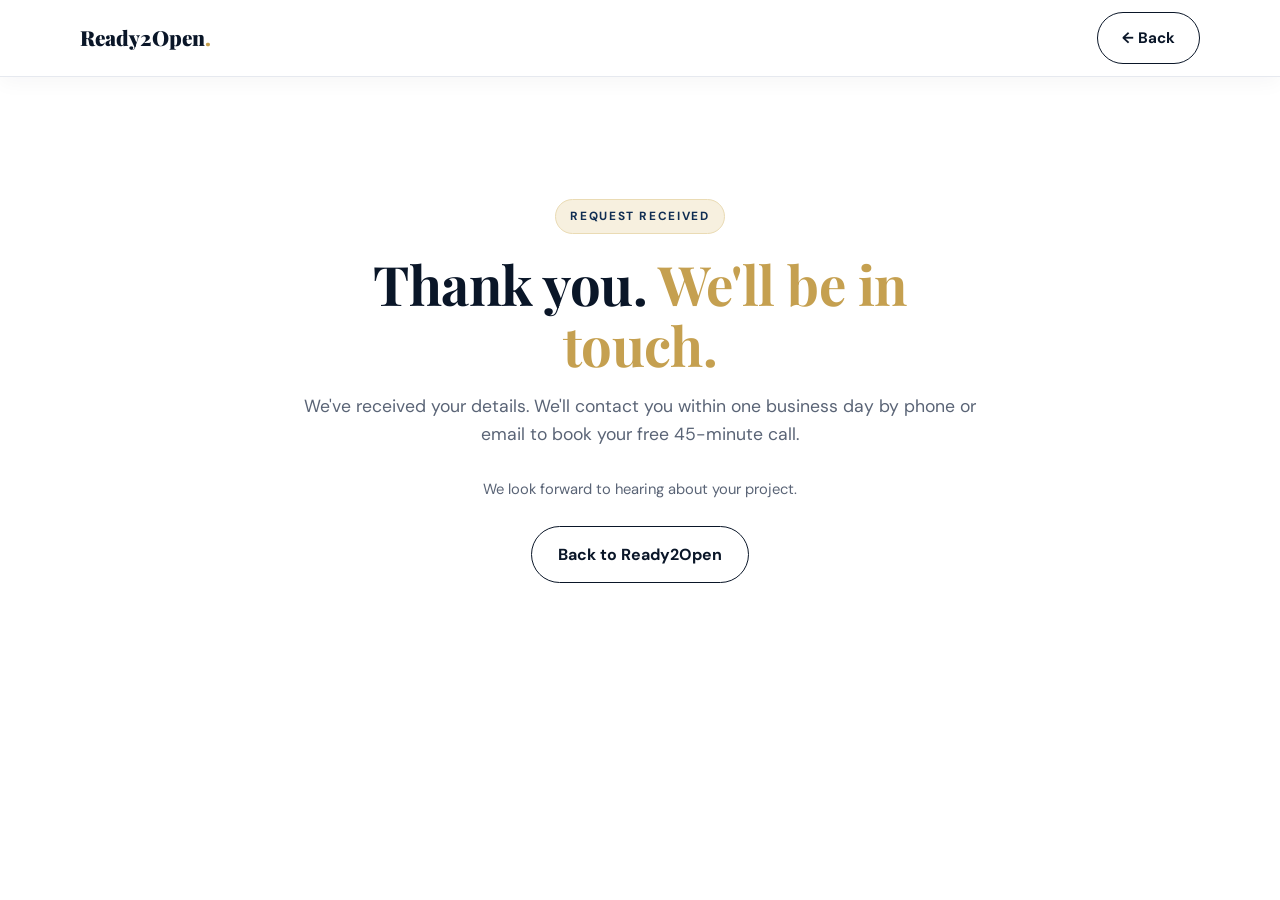
<file: thanks.html>
<!DOCTYPE html>
<html lang="en">
<head>
<meta charset="UTF-8">
<meta name="robots" content="noindex">
<meta name="viewport" content="width=device-width, initial-scale=1.0">
<title>Thank you — Ready2Open</title>
<meta name="description" content="Ready2Open — office and retail set-up overseas.">
<meta name="twitter:card" content="summary_large_image">
<link rel="preconnect" href="https://fonts.googleapis.com">
<link rel="preconnect" href="https://fonts.gstatic.com" crossorigin>
<link href="https://fonts.googleapis.com/css2?family=Playfair+Display:wght@700;800;900&family=DM+Sans:wght@400;500;600;700&display=swap" rel="stylesheet">
<style>
*,*::before,*::after{box-sizing:border-box;margin:0;padding:0}
:root{
  --navy:#0A1628;--navy-2:#0F2D52;--navy-3:#1B2A4A;
  --gold:#C5A050;--gold-2:#D4B470;--gold-soft:#F7F0DF;--gold-line:#EADBB4;
  --bg:#FFFFFF;--bg-2:#FFFFFF;--ink:#0A1628;--muted:#5A6476;--line:#E6E9EF;
  --red:#C0392B;--red-soft:#FDF0EE;
}
html{scroll-behavior:smooth;overflow-x:hidden}
body{font-family:'DM Sans',system-ui,sans-serif;color:var(--ink);background:var(--bg);line-height:1.6;-webkit-font-smoothing:antialiased}
a{color:inherit}
h1,h2,h3{font-family:'Playfair Display',Georgia,serif;line-height:1.12;letter-spacing:-.01em;color:var(--navy)}
h1 em,h2 em{font-style:normal;color:var(--gold)}
.wrap{max-width:1160px;margin:0 auto;padding:0 20px}
.pill{display:inline-block;font-size:.74rem;font-weight:700;letter-spacing:.14em;text-transform:uppercase;color:var(--navy-2);background:var(--gold-soft);border:1px solid var(--gold-line);padding:7px 14px;border-radius:999px}
.btn{display:inline-flex;align-items:center;justify-content:center;gap:8px;padding:15px 26px;border-radius:999px;font-weight:700;font-size:1rem;text-decoration:none;cursor:pointer;border:0;font-family:inherit;transition:transform .15s,box-shadow .2s,background .2s}
.btn:hover{transform:translateY(-1px)}
.btn-navy{background:var(--navy);color:#fff;box-shadow:0 8px 22px rgba(10,22,40,.18)}
.btn-navy:hover{background:var(--navy-2)}
.btn-gold{background:var(--gold);color:var(--navy);box-shadow:0 8px 22px rgba(197,160,80,.28)}
.btn-gold:hover{background:var(--gold-2)}
.btn-text{background:transparent;color:var(--navy);padding:15px 8px}
.btn-line{background:transparent;color:var(--navy);border:1.5px solid var(--navy)}

/* NAV — Amplify structure: logo left, links centre, one CTA right */
nav.top{position:sticky;top:0;z-index:50;background:#fff;box-shadow:0 1px 0 var(--line),0 6px 20px rgba(10,22,40,.04)}
nav.top .wrap{display:flex;align-items:center;justify-content:space-between;height:76px;gap:20px;position:relative}
.logo{text-decoration:none;line-height:1.05;flex:none}
.logo b{display:block;font-family:'Playfair Display',serif;font-weight:900;font-size:1.3rem;color:var(--navy)}
.logo b span{color:var(--gold)}
.logo small{display:block;font-size:.62rem;letter-spacing:.14em;text-transform:uppercase;color:var(--muted)}
.links{display:flex;gap:44px;align-items:center;position:absolute;left:50%;transform:translateX(-50%)}
.links a{text-decoration:none;color:var(--ink);opacity:.8;font-weight:500;font-size:1rem}
.links a:hover{opacity:1;color:var(--navy)}
.nav-cta{padding:13px 24px;font-size:.95rem;flex:none}
.burger{display:none;background:none;border:0;width:40px;height:40px;cursor:pointer;flex-direction:column;justify-content:center;gap:5px;align-items:center}
.burger span{display:block;width:22px;height:2px;background:var(--navy);border-radius:2px}
@media (max-width:1060px){.links{gap:26px}}
@media (max-width:900px){
  nav.top .wrap{flex-wrap:wrap;height:auto;padding-top:12px;padding-bottom:0;row-gap:10px}
  .links{position:static;transform:none;order:3;width:100%;gap:0;justify-content:space-between;overflow-x:auto;-webkit-overflow-scrolling:touch;border-top:1px solid var(--line);scrollbar-width:none}
  .links::-webkit-scrollbar{display:none}
  .links a{padding:13px 10px;font-size:.95rem;white-space:nowrap;opacity:.85}
  .links a:first-child{padding-left:0}.links a:last-child{padding-right:0}
  .nav-cta{padding:10px 16px;font-size:.85rem}
}
@media (max-width:480px){.logo small{display:none}.nav-cta{padding:9px 14px;font-size:.8rem}.links a{font-size:.9rem;padding:13px 8px}}

.nav-cta .sm{display:none}@media (max-width:480px){.nav-cta .lg{display:none}.nav-cta .sm{display:inline}}
/* HERO */
.hero{padding:80px 0 70px;background:#fff}
.hero-grid{display:grid;grid-template-columns:1.25fr 1fr;gap:48px;align-items:center}
.hero h1{font-size:clamp(2.3rem,5.4vw,4rem);margin:20px 0 20px}
.hero .sub{font-size:clamp(1.05rem,2vw,1.2rem);color:var(--muted);max-width:600px;margin-bottom:30px}
.hero-ctas{display:flex;flex-wrap:wrap;gap:10px;align-items:center}
.hero-note{margin-top:18px;font-size:.9rem;color:var(--muted)}
.hero-note b{color:var(--navy)}
.math-card{background:var(--navy);color:#fff;border-radius:22px;padding:30px;box-shadow:0 24px 60px rgba(10,22,40,.22)}
.math-card .row{display:flex;justify-content:space-between;align-items:baseline;padding:14px 0;border-bottom:1px solid rgba(255,255,255,.1);gap:12px}
.math-card .row:last-child{border:0}
.math-card .lbl{font-size:.92rem;color:rgba(255,255,255,.72)}
.math-card .big{white-space:nowrap;font-family:'Playfair Display',serif;font-weight:800;font-size:2rem}
.math-card .bad{color:#F08A7E;text-decoration:line-through;text-decoration-thickness:2px}
.math-card .good{color:var(--gold-2)}
.math-card .tag{font-size:.72rem;font-weight:700;letter-spacing:.14em;text-transform:uppercase;color:var(--gold)}
@media (max-width:900px){.hero-grid{grid-template-columns:1fr}.hero{padding:52px 0 50px}}

/* SECTIONS */
section{padding:92px 0}
.alt{background:#fff;border-top:1px solid var(--line);border-bottom:1px solid var(--line)}
.head{text-align:center;max-width:780px;margin:0 auto 52px}
.head h2{font-size:clamp(1.9rem,4.4vw,3rem);margin:18px 0 14px}
.head p{color:var(--muted);font-size:1.08rem}
.card{background:#fff;border:1px solid var(--line);border-radius:18px;padding:30px}
.ico{width:52px;height:52px;border-radius:14px;background:var(--navy);display:grid;place-items:center;flex:none}
.ico svg{width:24px;height:24px;stroke:var(--gold);fill:none;stroke-width:2;stroke-linecap:round;stroke-linejoin:round}
.ico.soft{background:var(--gold-soft)}
.ico.soft svg{stroke:var(--navy)}

/* WHY SWITCH */
.why{display:grid;grid-template-columns:1fr 1fr;gap:20px}
.why .card{display:flex;gap:20px}
.why h3{font-family:'DM Sans',sans-serif;font-size:1.18rem;font-weight:700;margin-bottom:6px}
.why p{color:var(--muted);font-size:.98rem}
@media (max-width:820px){.why{grid-template-columns:1fr}}

/* STEPS / SERVICES */
.grid3{display:grid;grid-template-columns:repeat(3,1fr);gap:20px}
.step{position:relative}
.step .num{position:absolute;top:24px;right:28px;font-family:'Playfair Display',serif;font-size:3rem;font-weight:800;color:var(--gold-soft)}
.step h3,.svc h3{font-size:1.4rem;margin:22px 0 10px}
.svc h3{font-family:'DM Sans',sans-serif;font-size:1.15rem;font-weight:700}
.step p,.svc p{color:var(--muted);font-size:.98rem}
@media (max-width:900px){.grid3{grid-template-columns:1fr}}

/* RESULTS */
.case{display:grid;grid-template-columns:1.4fr 1fr;border-radius:22px;overflow:hidden;border:1px solid var(--line);background:#fff}
.case-l{padding:38px}
.case-l h3{font-size:clamp(1.4rem,3vw,1.9rem);margin:16px 0 14px}
.case-l p{color:var(--muted);margin-bottom:14px}
.case-r{background:var(--navy);color:#fff;padding:38px;display:flex;flex-direction:column;justify-content:center;gap:26px}
.kpi{display:flex;gap:16px;align-items:flex-start}
.kpi .ico{background:rgba(255,255,255,.08)}
.kpi strong{display:block;font-family:'Playfair Display',serif;font-size:2rem;line-height:1.1}
.kpi span{color:rgba(255,255,255,.72);font-size:.95rem}
.stats{display:grid;grid-template-columns:repeat(4,1fr);gap:20px;margin-top:56px;text-align:center}
.stats strong{display:block;font-family:'Playfair Display',serif;font-size:clamp(2.2rem,5vw,3.2rem);color:var(--navy);line-height:1.1}
.stats strong em{font-style:normal;color:var(--gold)}
.stats span{color:var(--muted);font-size:.95rem}
.quote{max-width:820px;margin:56px auto 0;text-align:center}
.quote blockquote{font-family:'Playfair Display',serif;font-size:clamp(1.25rem,2.8vw,1.6rem);line-height:1.4;color:var(--navy)}
.quote cite{display:block;margin-top:14px;font-style:normal;color:var(--muted);font-size:.92rem}
@media (max-width:860px){.case{grid-template-columns:1fr}.stats{grid-template-columns:repeat(2,1fr)}.case-l,.case-r{padding:28px}}

.cases2{display:grid;grid-template-columns:1fr 1fr;gap:20px;margin-top:20px}
.cases2 h3{font-size:1.35rem;margin:14px 0 8px}
.cases2 p{color:var(--muted);font-size:.97rem}
@media (max-width:860px){.cases2{grid-template-columns:1fr}}
/* MATH */
.math{display:grid;grid-template-columns:1fr 1fr;gap:24px;align-items:stretch}
.math .card{padding:34px}
.math h3{font-family:'DM Sans',sans-serif;font-size:1.3rem;font-weight:700;margin-bottom:18px}
.line{display:flex;justify-content:space-between;gap:16px;padding:15px 0;border-bottom:1px solid var(--line);font-size:.98rem}
.line .l{display:flex;gap:12px;align-items:flex-start}
.line .x{color:var(--red);font-weight:700}
.line .v{color:var(--gold);font-weight:700}
.line .amt{font-weight:700;white-space:nowrap;text-align:right}
.total{display:flex;justify-content:space-between;align-items:baseline;gap:16px;margin-top:22px}
.total b{font-size:1.1rem}
.total .bigred{font-family:'Playfair Display',serif;font-weight:800;font-size:clamp(1.8rem,4vw,2.5rem);color:var(--red)}
.total .biggold{font-family:'Playfair Display',serif;font-weight:800;font-size:clamp(1.8rem,4vw,2.5rem);color:var(--gold-2)}
.fine{margin-top:14px;font-size:.86rem;color:var(--muted)}
.math .us{background:var(--navy);color:#fff;border:0;position:relative;box-shadow:0 24px 60px rgba(10,22,40,.22)}
.math .us h3{color:#fff}
.math .us .line{border-color:rgba(255,255,255,.1)}
.math .us .fine{color:rgba(255,255,255,.65)}
.badge{position:absolute;top:-14px;left:30px;background:var(--gold);color:var(--navy);font-size:.72rem;font-weight:700;letter-spacing:.12em;text-transform:uppercase;padding:6px 14px;border-radius:999px}
@media (max-width:900px){.math{grid-template-columns:1fr}}

/* PRICING */
.plans{display:grid;grid-template-columns:repeat(3,1fr);gap:20px;align-items:stretch}
.plan{display:flex;flex-direction:column;padding:34px 30px}
.plan h3{font-family:'DM Sans',sans-serif;font-size:1.5rem;font-weight:700}
.plan .for{color:var(--muted);font-size:.97rem;margin-top:6px;min-height:48px}
.price{font-family:'Playfair Display',serif;font-weight:800;font-size:clamp(2.4rem,4.5vw,3rem);color:var(--navy);margin:24px 0 6px;line-height:1}
.price small{font-family:'DM Sans',sans-serif;font-size:.95rem;font-weight:500;color:var(--muted)}
.chip{display:inline-block;background:var(--gold-soft);color:var(--navy-2);font-weight:600;font-size:.86rem;padding:6px 12px;border-radius:999px;margin:10px 0 18px;align-self:flex-start}
.plan ul{list-style:none;flex:1;margin-bottom:26px}
.plan li{padding:8px 0 8px 28px;position:relative;font-size:.97rem}
.plan li::before{content:"";position:absolute;left:0;top:13px;width:14px;height:8px;border-left:2px solid var(--gold);border-bottom:2px solid var(--gold);transform:rotate(-45deg)}
.plan .btn{width:100%}
.plan.pop{background:var(--navy);color:#fff;border:0;position:relative;box-shadow:0 24px 60px rgba(10,22,40,.25)}
.plan.pop h3,.plan.pop .price{color:#fff}
.plan.pop .for,.plan.pop .price small{color:rgba(255,255,255,.7)}
.plan.pop .chip{background:rgba(197,160,80,.18);color:var(--gold-2)}
.plan.pop .badge{left:50%;transform:translateX(-50%);white-space:nowrap}
.price-foot{text-align:center;color:var(--muted);font-size:.92rem;max-width:760px;margin:30px auto 0}
.guar{display:flex;gap:18px;align-items:center;max-width:820px;margin:34px auto 0;background:var(--gold-soft);border:1px solid var(--gold-line);border-radius:18px;padding:22px 26px}
.guar b{display:block;color:var(--navy);font-size:1.05rem}
.guar span{color:var(--muted);font-size:.95rem}
@media (max-width:960px){.plans{grid-template-columns:1fr}.plan .for{min-height:0}}

/* 5Cs */
.fivec{max-width:1000px;margin:40px auto 0;border:1px solid var(--line);border-radius:18px;padding:26px 28px}
.fivec-h{display:flex;flex-wrap:wrap;gap:6px 14px;align-items:baseline;margin-bottom:18px}
.fivec-h b{font-family:'Playfair Display',serif;font-size:1.25rem;color:var(--navy)}
.fivec-h span{color:var(--muted);font-size:.93rem}
.fivec ol{list-style:none;display:grid;grid-template-columns:repeat(5,1fr);gap:6px}
.fivec li{border-top:4px solid var(--gold);padding:12px 4px 0;font-size:.92rem;color:var(--muted)}
.fivec li i{font-style:normal;font-family:'Playfair Display',serif;color:var(--gold);font-weight:800;margin-right:6px}
.fivec li b{display:block;color:var(--navy);letter-spacing:.06em;font-size:.95rem}
@media (max-width:760px){.fivec ol{grid-template-columns:1fr}.fivec li{border-top:0;border-left:4px solid var(--gold);padding:6px 0 6px 12px}.fivec li b{display:inline;margin-right:4px}}
/* PRINCIPLE */
.principle{display:flex;gap:18px;align-items:center;max-width:900px;margin:34px auto 0;background:var(--navy);color:#fff;border-radius:18px;padding:24px 28px}
.principle .ico{background:rgba(197,160,80,.18)}
.principle b{display:block;font-size:1.1rem;color:var(--gold-2);margin-bottom:4px}
.principle span{color:rgba(255,255,255,.78);font-size:.96rem}
@media (max-width:600px){.principle{flex-direction:column;align-items:flex-start}}
/* WHERE */
.where-grid{display:grid;grid-template-columns:repeat(3,1fr);gap:20px}
.where h3{font-family:'DM Sans',sans-serif;font-size:1.1rem;font-weight:700;margin-bottom:16px}
.chips{display:flex;flex-wrap:wrap;gap:8px}
.lang{border:1px solid var(--line);border-radius:999px;padding:7px 14px;font-size:.92rem;color:var(--ink)}
.lang.main{background:var(--navy);color:#fff;border-color:var(--navy);font-weight:600}
@media (max-width:900px){.where-grid{grid-template-columns:1fr}}
/* QUIZ */
.quiz-box{display:grid;grid-template-columns:1.3fr 1fr;gap:44px;align-items:center;background:var(--navy);color:#fff;border-radius:24px;padding:48px}
.quiz-box h2{color:#fff;font-size:clamp(1.8rem,4vw,2.6rem);margin:16px 0 14px}
.quiz-box p{color:rgba(255,255,255,.75);margin-bottom:26px}
.quiz-box .pill{background:rgba(197,160,80,.15);border-color:rgba(197,160,80,.4);color:var(--gold-2)}
.ladder{list-style:none;display:flex;flex-direction:column;gap:8px}
.ladder li{display:flex;align-items:center;gap:14px;background:rgba(255,255,255,.06);border:1px solid rgba(255,255,255,.08);border-radius:12px;padding:12px 16px}
.ladder b{font-family:'Playfair Display',serif;font-size:1.3rem;color:var(--gold-2);width:22px}
.ladder span{color:rgba(255,255,255,.85)}
.ladder em{font-style:normal;color:var(--gold-2);font-size:.85rem;margin-left:6px}
.ladder li.here{background:rgba(197,160,80,.16);border-color:var(--gold)}
@media (max-width:860px){.quiz-box{grid-template-columns:1fr;padding:30px 24px}}
/* TEAM */
.team{display:grid;grid-template-columns:auto 1fr;gap:34px;align-items:center;max-width:900px;margin:0 auto}
.team img{width:170px;height:170px;object-fit:cover;border-radius:18px;border:3px solid var(--gold-soft)}
.team h3{font-family:'DM Sans',sans-serif;font-size:1.4rem;font-weight:700}
.team .role{color:var(--gold);font-weight:600;margin:4px 0 12px}
.team p{color:var(--muted)}
.team .creds{margin-top:10px;font-size:.88rem;font-weight:600;color:var(--navy)}
.network{text-align:center;color:var(--muted);margin-top:34px;font-size:.98rem}
@media (max-width:680px){.team{grid-template-columns:1fr;text-align:left}.team img{width:140px;height:140px}}

.trio{display:grid;grid-template-columns:repeat(3,1fr);gap:20px;max-width:900px;margin:22px auto 0}
.trio div{border-left:3px solid var(--gold);padding:4px 0 4px 16px}
.trio b{display:block;color:var(--navy);margin-bottom:4px}
.trio span{color:var(--muted);font-size:.94rem}
.langs{max-width:900px;margin:30px auto 0;text-align:center}
.langs b{display:block;font-family:'Playfair Display',serif;font-size:1.2rem;color:var(--navy);margin-bottom:14px}
.langs .chips{justify-content:center}
@media (max-width:760px){.trio{grid-template-columns:1fr}}
/* FAQ */
.faq{max-width:860px;margin:0 auto}
.faq details{background:#fff;border:1px solid var(--line);border-radius:16px;margin-bottom:14px}
.faq summary{cursor:pointer;list-style:none;padding:22px 26px;font-weight:700;font-size:1.05rem;display:flex;justify-content:space-between;gap:16px;color:var(--navy)}
.faq summary::-webkit-details-marker{display:none}
.faq summary::after{content:"";width:9px;height:9px;border-right:2px solid var(--gold);border-bottom:2px solid var(--gold);transform:rotate(45deg);margin-top:6px;flex:none;transition:transform .2s}
.faq details[open] summary::after{transform:rotate(-135deg);margin-top:10px}
.faq details p{padding:0 26px 22px;color:var(--muted)}

/* FORM */
.book{display:grid;grid-template-columns:1fr 1.1fr;gap:48px;align-items:start}
.book h2{font-size:clamp(2rem,4.6vw,3.2rem);margin:18px 0 16px}
.book .lead{color:var(--muted);font-size:1.08rem;margin-bottom:26px}
.perk{display:flex;gap:16px;align-items:center;margin-bottom:16px;color:var(--ink)}
.perk .ico{width:46px;height:46px;border-radius:12px}
.perk a{text-decoration:none}
form.card{padding:34px;box-shadow:0 20px 50px rgba(10,22,40,.08)}
.fgrid{display:grid;grid-template-columns:1fr 1fr;gap:16px}
.field{display:flex;flex-direction:column;gap:7px;margin-bottom:16px}
.field.full{grid-column:1/-1}
label{font-weight:600;font-size:.92rem;color:var(--navy)}
input,select,textarea{font:inherit;font-size:1rem;color:var(--ink);border:1px solid #D5DAE3;border-radius:12px;padding:13px 14px;background:#fff;width:100%}
input:focus,select:focus,textarea:focus{outline:2px solid var(--gold);border-color:var(--gold)}
textarea{min-height:110px;resize:vertical}
input[type=file]{padding:10px;font-size:.9rem}
form .btn{width:100%;margin-top:6px}
.form-foot{text-align:center;color:var(--muted);font-size:.86rem;margin-top:14px}
.hp{position:absolute;left:-9999px}
@media (max-width:900px){.book{grid-template-columns:1fr}.fgrid{grid-template-columns:1fr;gap:0}form.card{padding:24px}}

.slots{display:inline-flex;align-items:center;gap:10px;font-weight:600;color:var(--navy);background:var(--gold-soft);border:1px solid var(--gold-line);border-radius:999px;padding:8px 16px;margin-bottom:18px;font-size:.92rem}
.slots span{width:9px;height:9px;border-radius:50%;background:var(--red);box-shadow:0 0 0 4px rgba(192,57,43,.15)}
/* FOOTER */
footer{background:var(--navy);color:rgba(255,255,255,.65);padding:44px 0 36px;font-size:.92rem}
.fwrap{display:flex;flex-wrap:wrap;justify-content:space-between;gap:24px;align-items:center}
footer .flogo b{font-family:'Playfair Display',serif;font-weight:900;font-size:1.2rem;color:#fff}
footer .flogo b span{color:var(--gold)}
footer .fnav{display:flex;flex-wrap:wrap;gap:20px}
footer a{color:rgba(255,255,255,.8);text-decoration:none}
footer a:hover{color:var(--gold-2)}
.fullsite{display:inline-flex;align-items:center;gap:8px;border:1px solid rgba(197,160,80,.5);color:var(--gold-2)!important;padding:10px 18px;border-radius:999px;font-weight:600}
.fbtns{display:flex;flex-wrap:wrap;gap:12px;align-items:center}
.copy{margin-top:24px;padding-top:20px;border-top:1px solid rgba(255,255,255,.1);font-size:.84rem}

/* mobile sticky */
.sticky{display:none}
@media (max-width:760px){
  section{padding:66px 0}
  .hero-ctas .btn-navy{width:100%}
  .sticky{display:flex;position:fixed;left:0;right:0;bottom:0;z-index:60;gap:10px;padding:10px 16px calc(10px + env(safe-area-inset-bottom));background:#fff;border-top:1px solid var(--line);box-shadow:0 -8px 24px rgba(10,22,40,.08)}
  .sticky .btn{flex:1;padding:13px 10px;font-size:.92rem}
  footer{padding-bottom:100px}
}

/* v12 additions */
.why3{display:grid;grid-template-columns:repeat(3,1fr);gap:20px}
.why3 .card{display:flex;flex-direction:column;gap:14px}
.why3 h3{font-family:'DM Sans',sans-serif;font-size:1.2rem;font-weight:700}
.why3 p{color:var(--muted);font-size:.98rem}
.why3 .sig{font-size:.86rem;color:var(--navy);font-weight:600;border-top:1px solid var(--line);padding-top:12px;margin-top:auto}
@media (max-width:900px){.why3{grid-template-columns:1fr}}
.offer{display:grid;grid-template-columns:1fr 1.15fr;gap:28px;align-items:start;margin-top:28px}
.sample{border:1px solid var(--line);border-radius:18px;overflow:hidden;background:#fff}
.sample-h{display:flex;justify-content:space-between;align-items:center;gap:10px;padding:16px 20px;background:var(--navy);color:#fff}
.sample-h b{font-size:.98rem}
.sample-h span{font-size:.72rem;font-weight:700;letter-spacing:.12em;text-transform:uppercase;color:var(--gold-2)}
.sample table{width:100%;border-collapse:collapse;font-size:.86rem}
.sample th{text-align:left;font-size:.72rem;letter-spacing:.08em;text-transform:uppercase;color:var(--muted);padding:10px 14px;border-bottom:1px solid var(--line);background:#FBFBFC}
.sample td{padding:11px 14px;border-bottom:1px solid var(--line);vertical-align:top}
.st{display:inline-block;font-size:.74rem;font-weight:700;padding:3px 9px;border-radius:999px;white-space:nowrap}
.st.r{background:var(--red-soft);color:var(--red)}.st.a{background:var(--gold-soft);color:#8A6A1F}.st.g{background:#E8F3EC;color:#2D6A4F}
.sample-f{padding:12px 18px;font-size:.8rem;color:var(--muted)}
.c1{background:#fff;border:2px solid var(--navy);border-radius:18px;padding:28px}
.c1 h3{font-family:'DM Sans',sans-serif;font-size:1.3rem;font-weight:700;margin-bottom:6px}
.c1 .price{margin:12px 0 4px}
.c1 ul{list-style:none;margin:16px 0 0}
.c1 li{padding:9px 0 9px 28px;position:relative;border-bottom:1px solid var(--line);font-size:.97rem}
.c1 li::before{content:"";position:absolute;left:0;top:14px;width:14px;height:8px;border-left:2px solid var(--gold);border-bottom:2px solid var(--gold);transform:rotate(-45deg)}
.c1 .you{margin-top:14px;font-size:.92rem;color:var(--muted)}
@media (max-width:960px){.offer{grid-template-columns:1fr}.sample{overflow-x:auto}.sample table{min-width:520px}}
.scope{max-width:860px;margin:30px auto 0;text-align:center;color:var(--navy);font-weight:600;font-size:1.02rem;border-top:1px solid var(--line);border-bottom:1px solid var(--line);padding:18px 10px}
.std{display:flex;gap:18px;align-items:center;max-width:860px;margin:22px auto 0;background:var(--gold-soft);border:1px solid var(--gold-line);border-radius:18px;padding:20px 24px}
.std b{display:block;color:var(--navy)}
.std span{color:var(--muted);font-size:.94rem}
.roadmap{display:grid;grid-template-columns:repeat(3,1fr);gap:20px}
.roadmap .wk{font-size:.78rem;font-weight:700;letter-spacing:.14em;text-transform:uppercase;color:var(--gold)}
.roadmap h3{font-family:'DM Sans',sans-serif;font-size:1.15rem;font-weight:700;margin:8px 0}
.roadmap p{color:var(--muted);font-size:.96rem}
.road-note{text-align:center;color:var(--muted);font-size:.88rem;margin-top:18px}
@media (max-width:900px){.roadmap{grid-template-columns:1fr}}
.after{list-style:none;counter-reset:s;margin:6px 0 24px}
.after li{counter-increment:s;position:relative;padding:8px 0 8px 40px;color:var(--ink)}
.after li::before{content:counter(s);position:absolute;left:0;top:6px;width:28px;height:28px;border-radius:50%;background:var(--navy);color:var(--gold-2);font-weight:700;font-size:.85rem;display:grid;place-items:center}
.after li span{display:block;color:var(--muted);font-size:.9rem}
.founder-tag{font-size:.74rem;font-weight:700;letter-spacing:.12em;text-transform:uppercase;color:var(--muted);text-align:center;margin-bottom:16px}
.nav-cta .sm{display:none}@media (max-width:480px){.nav-cta .lg{display:none}.nav-cta .sm{display:inline}}
</style>
</head>
<body>
<nav class="top"><div class="wrap"><a href="/" class="logo"><b>Ready2Open<span>.</span></b></a><a href="/" class="btn btn-line nav-cta" style="display:inline-flex">← Back</a></div></nav>
<section style="min-height:70vh;display:flex;align-items:center">
  <div class="wrap" style="max-width:720px;text-align:center">
    <span class="pill">Request received</span>
    <h1 style="font-size:clamp(2.2rem,5vw,3.4rem);margin:20px 0 16px">Thank you. <em>We'll be in touch.</em></h1>
    <p style="color:var(--muted);font-size:1.1rem;margin-bottom:30px">We've received your details. We'll contact you within one business day by phone or email to book your free 45-minute call.</p>
    
    <p style="color:var(--muted);margin-bottom:24px;font-size:.92rem">We look forward to hearing about your project.</p>
    <a href="/" class="btn btn-line">Back to Ready2Open</a>
  </div>
</section>
</body>
</html>
</file>
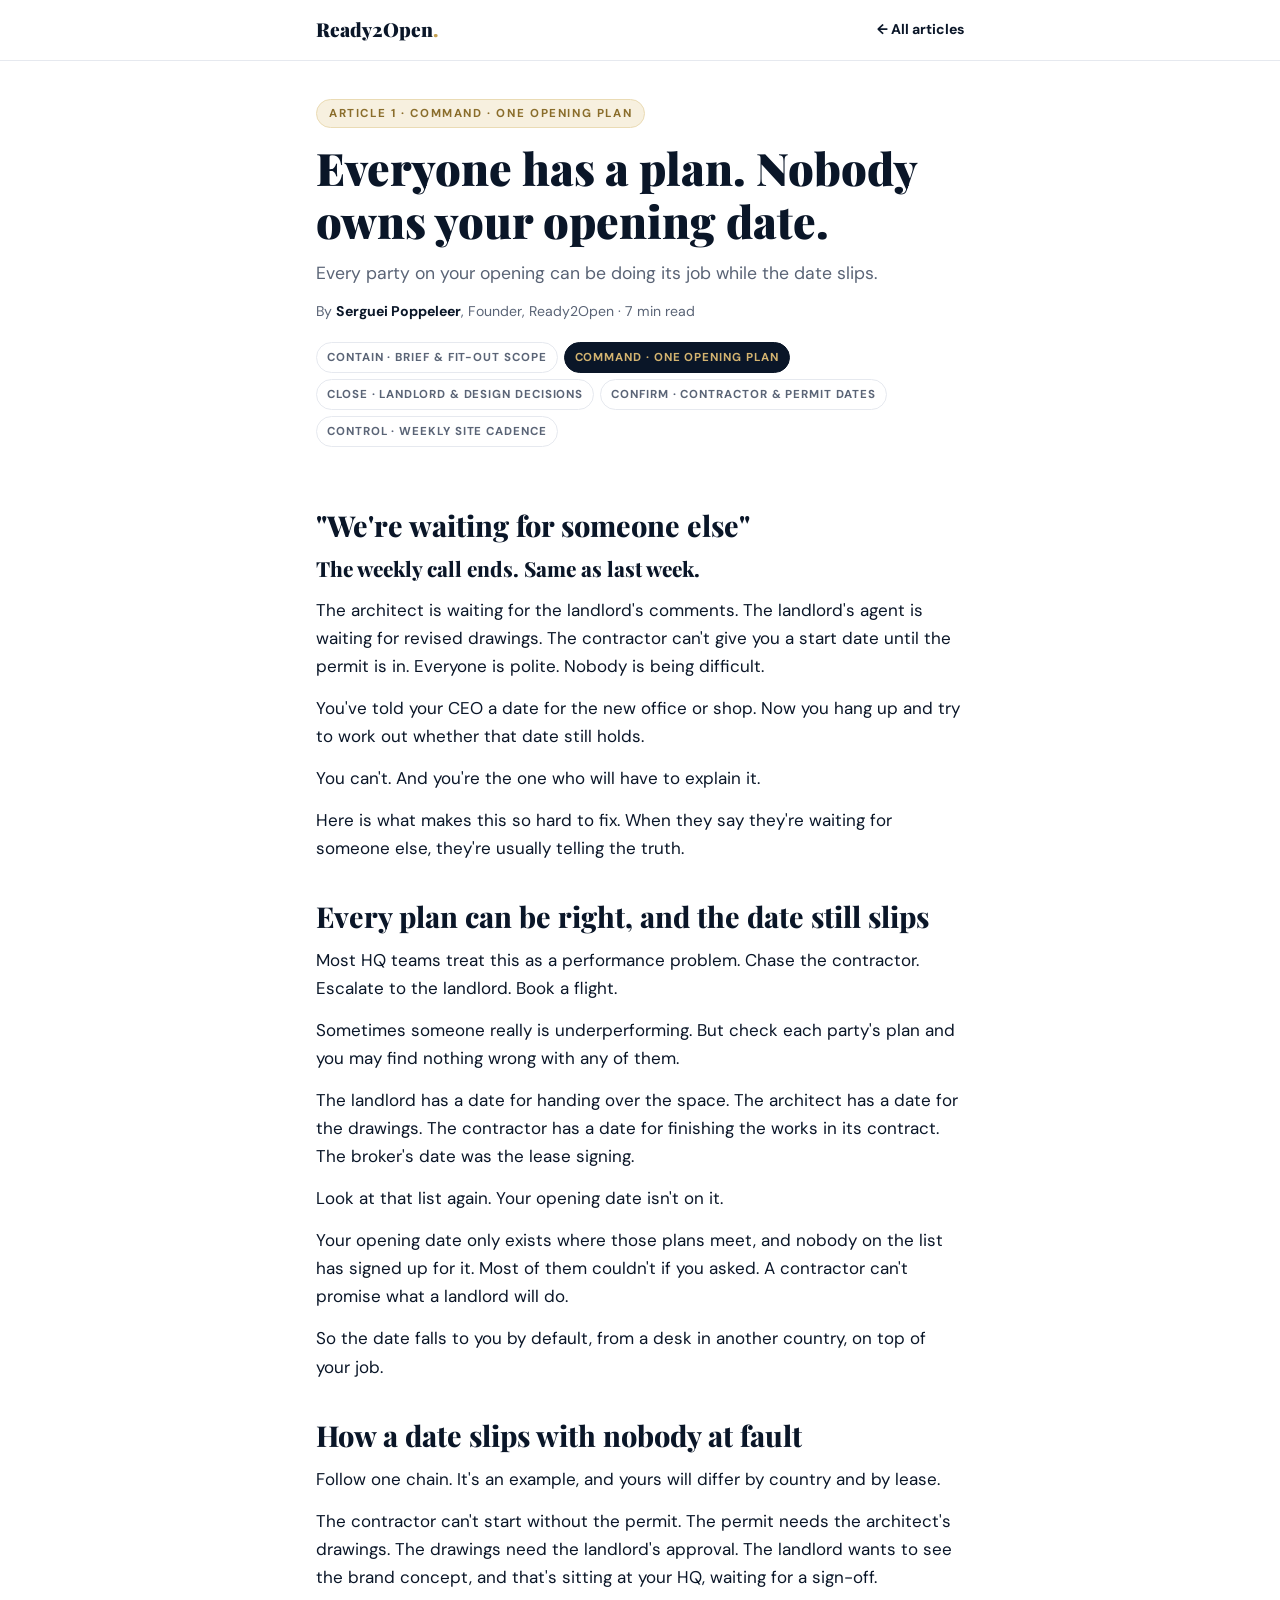
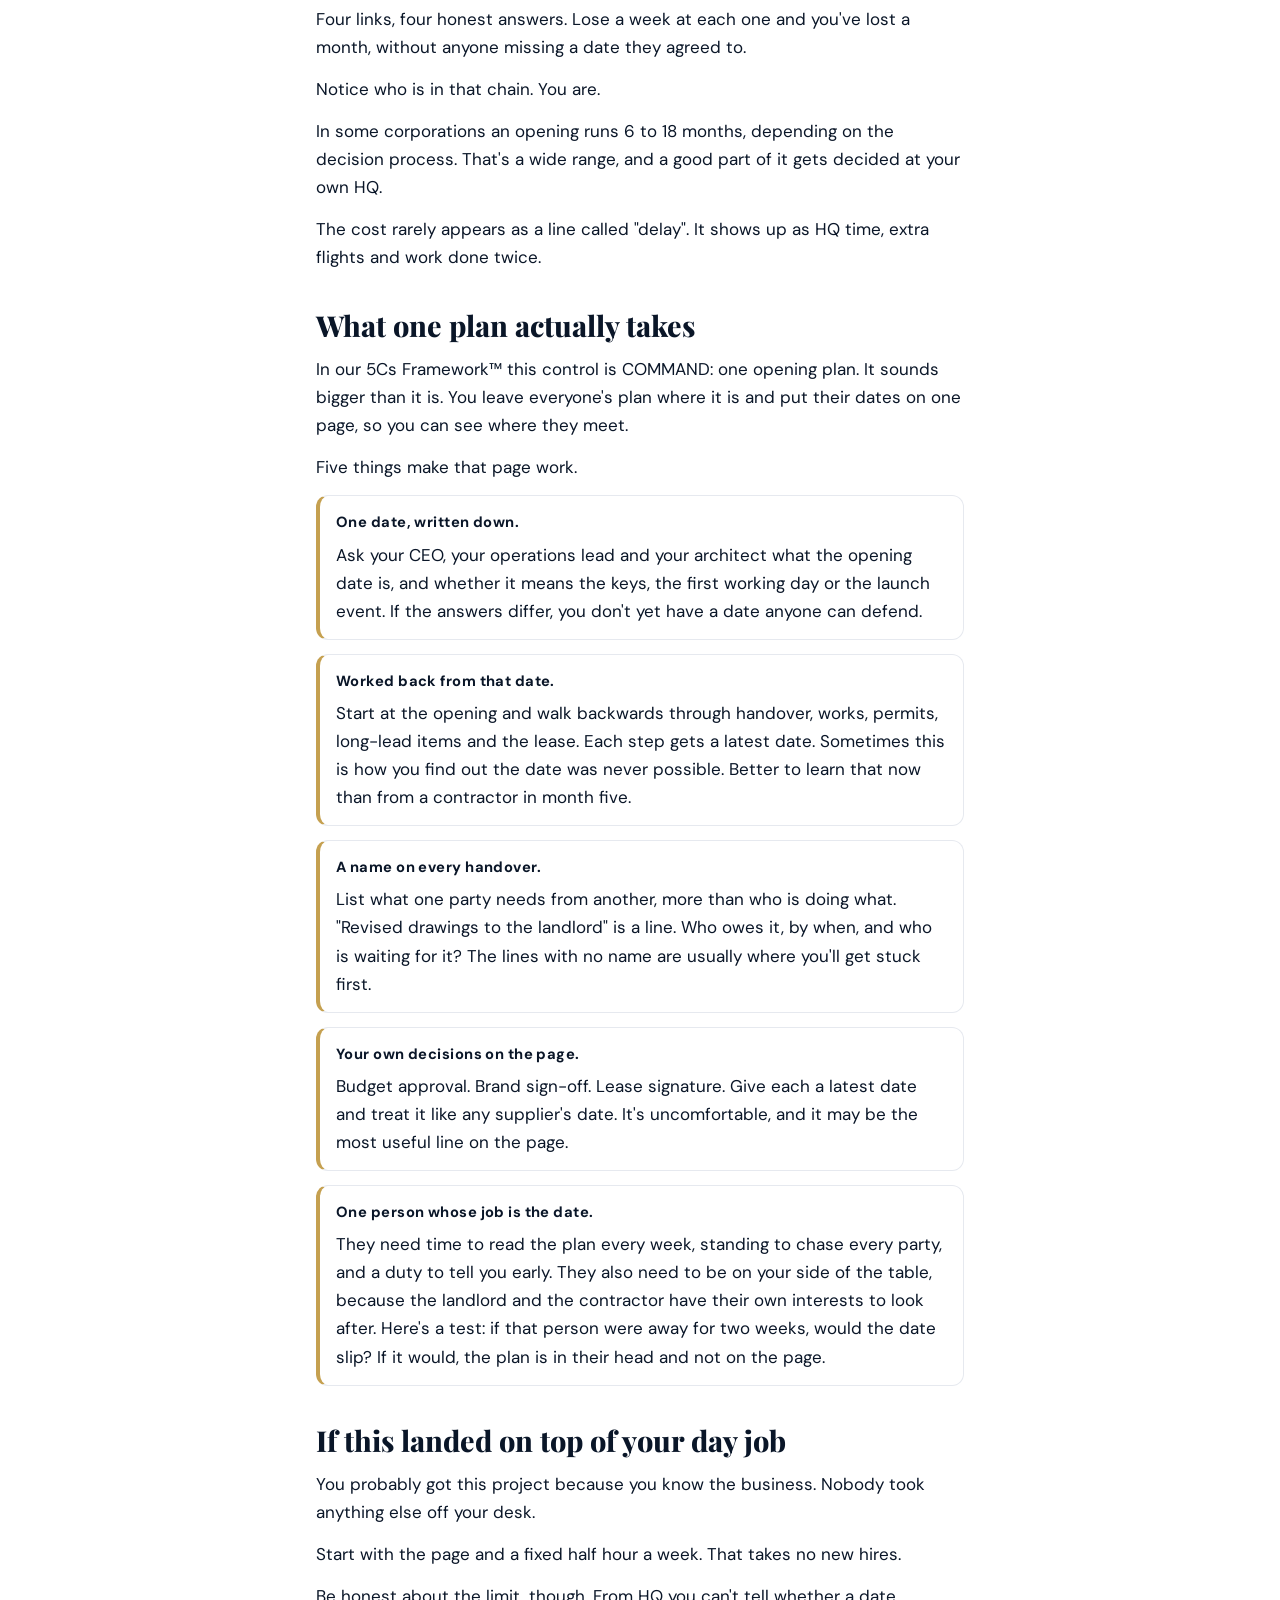
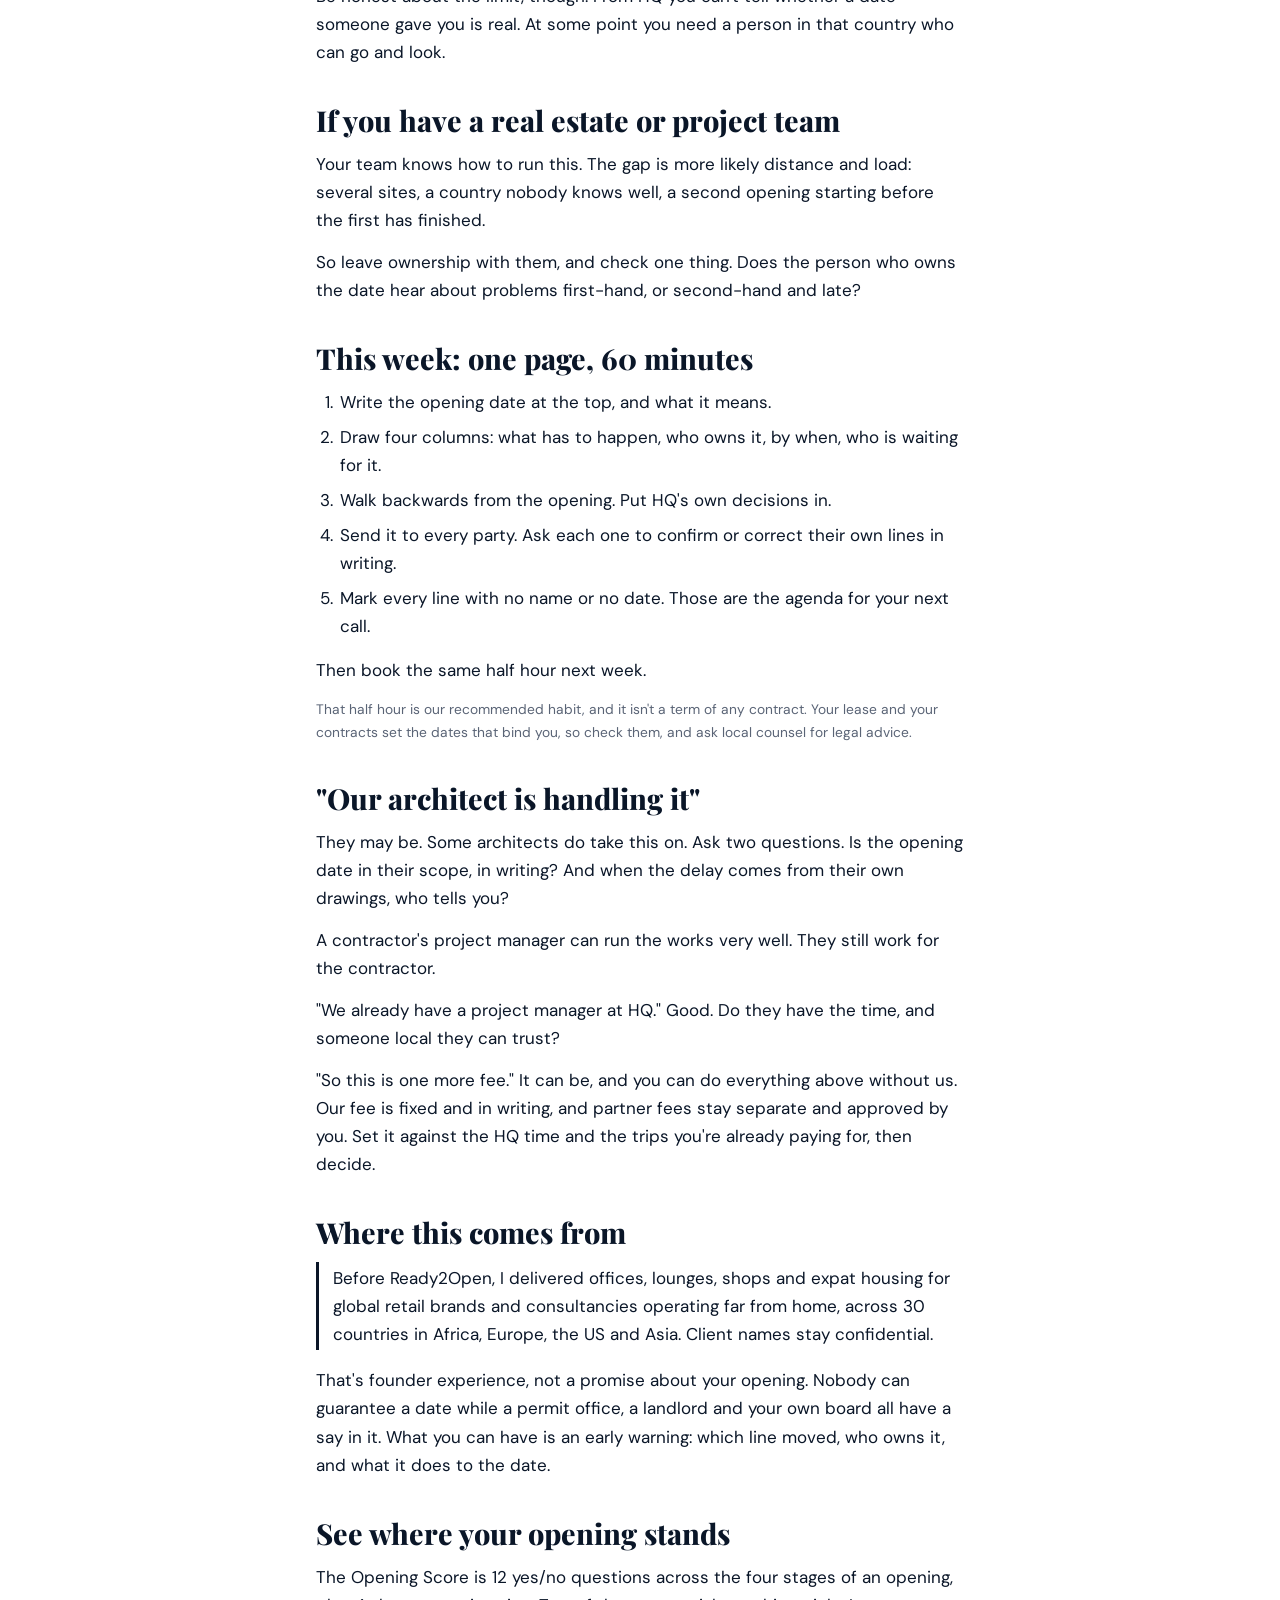
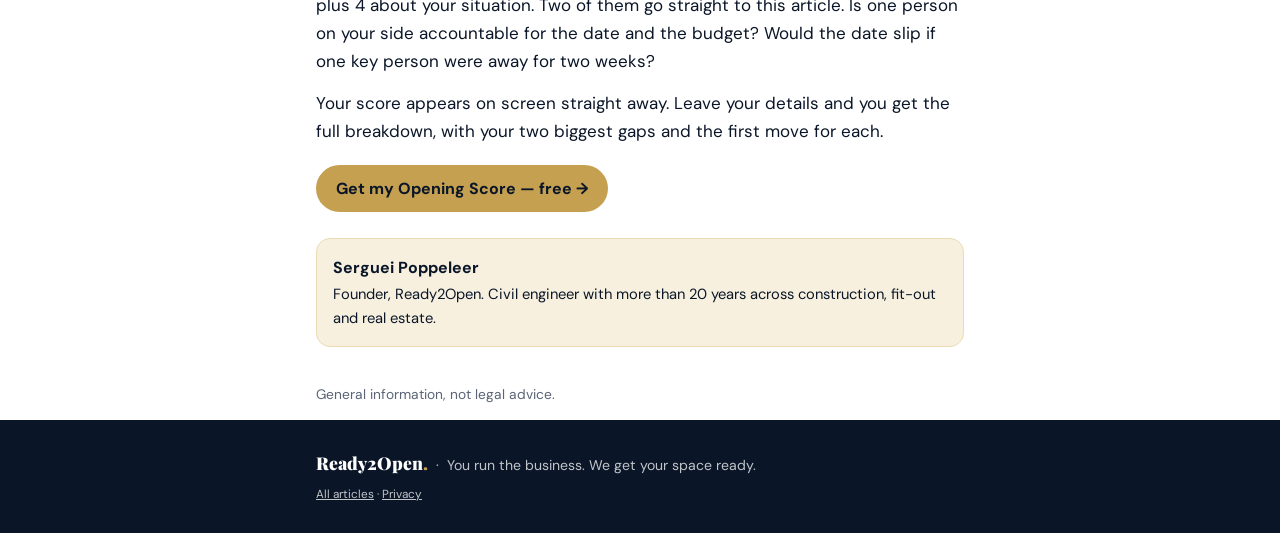
<file: articles/ro-01-opening-date.html>
<!doctype html>
<html lang="en-GB">
<head>
<meta charset="utf-8">
<meta name="viewport" content="width=device-width,initial-scale=1">
<title>Everyone has a plan. Nobody owns your opening date. | Ready2Open</title>
<meta name="description" content="Every party on your opening can be doing its job while the date slips. How to put every plan on one page and give the opening date an owner.">
<link rel="canonical" href="https://nextplaces.netlify.app/articles/ro-01-opening-date.html">
<meta property="og:type" content="article">
<meta property="og:site_name" content="Ready2Open">
<meta property="og:title" content="Everyone has a plan. Nobody owns your opening date.">
<meta property="og:description" content="Every party on your opening can be doing its job while the date slips. How to put every plan on one page and give the opening date an owner.">
<meta property="og:url" content="https://nextplaces.netlify.app/articles/ro-01-opening-date.html">
<meta property="og:image" content="https://nextplaces.netlify.app/site-interior.jpeg">
<meta property="article:published_time" content="2026-11-11">
<meta name="twitter:card" content="summary_large_image">
<script type="application/ld+json">{"@context": "https://schema.org", "@type": "Article", "headline": "Everyone has a plan. Nobody owns your opening date.", "description": "Every party on your opening can be doing its job while the date slips. How to put every plan on one page and give the opening date an owner.", "image": "https://nextplaces.netlify.app/site-interior.jpeg", "datePublished": "2026-11-11", "dateModified": "2026-11-11", "inLanguage": "en-GB", "wordCount": 1413, "mainEntityOfPage": "https://nextplaces.netlify.app/articles/ro-01-opening-date.html", "author": {"@type": "Person", "name": "Serguei Poppeleer", "jobTitle": "Founder, Ready2Open"}, "publisher": {"@type": "Organization", "name": "Ready2Open", "url": "https://nextplaces.netlify.app/"}}</script>
<link rel="preconnect" href="https://fonts.googleapis.com"><link rel="preconnect" href="https://fonts.gstatic.com" crossorigin>
<link href="https://fonts.googleapis.com/css2?family=DM+Sans:wght@400;500;700&family=Playfair+Display:wght@700;800;900&display=swap" rel="stylesheet">
<style>
:root{--navy:#0A1628;--gold:#C5A050;--gold-2:#D4B470;--gold-soft:#F7F0DF;--gold-line:#EADBB4;--muted:#5A6476;--line:#E6E9EF}
*{box-sizing:border-box;margin:0;padding:0}
html{-webkit-text-size-adjust:100%}
body{font-family:'DM Sans',system-ui,sans-serif;color:var(--navy);background:#fff;line-height:1.65;font-size:1.0625rem;-webkit-font-smoothing:antialiased;overflow-wrap:break-word}
.wrap{max-width:680px;margin:0 auto;padding:0 16px}
h1,h2{font-family:'Playfair Display',Georgia,serif;line-height:1.18}
nav{border-bottom:1px solid var(--line)}
nav .wrap{display:flex;justify-content:space-between;align-items:center;gap:12px;padding-top:14px;padding-bottom:14px}
.logo{font-family:'Playfair Display',serif;font-weight:900;font-size:1.2rem;color:var(--navy);text-decoration:none}
.logo span{color:var(--gold)}
.back{font-size:.88rem;font-weight:700;color:var(--navy);text-decoration:none}
header{padding:36px 0 8px}
.eyebrow{display:inline-block;font-size:.72rem;font-weight:700;letter-spacing:.14em;text-transform:uppercase;color:#8A6D2B;border:1px solid var(--gold-line);background:var(--gold-soft);padding:4px 12px;border-radius:999px;margin-bottom:14px}
h1{font-size:clamp(1.95rem,7vw,2.8rem);font-weight:900;margin-bottom:12px}
.dek{color:var(--muted);font-size:1.1rem;margin-bottom:12px}
.by{font-size:.88rem;color:var(--muted);margin-bottom:18px}
.by b{color:var(--navy)}
.strip{display:flex;flex-wrap:wrap;gap:6px;margin-bottom:16px}
.strip span{font-size:.72rem;font-weight:700;letter-spacing:.08em;padding:5px 10px;border-radius:999px;border:1px solid var(--line);color:var(--muted)}
.strip span.on{background:var(--navy);border-color:var(--navy);color:var(--gold-2)}
article h2{font-size:clamp(1.45rem,5vw,1.8rem);font-weight:800;margin:38px 0 12px}
article p{margin-bottom:14px}
article ol{margin:0 0 16px 22px}
article li{margin-bottom:7px;padding-left:2px}
.lead{font-family:'Playfair Display',Georgia,serif;font-weight:800;font-size:1.3rem;line-height:1.3}
.ctl{border:1px solid var(--line);border-left:4px solid var(--gold);border-radius:12px;padding:14px 16px;margin-bottom:14px}
.ctl-h{font-weight:700;font-size:.92rem;letter-spacing:.03em;margin-bottom:6px}
.ctl p{margin-bottom:0}
.proof{border-left:3px solid var(--navy);padding:2px 0 2px 14px;margin-bottom:16px}
.proof p{margin-bottom:10px}
.proof p:last-child{margin-bottom:0}
.cta-wrap{margin:20px 0}
.btn{display:inline-block;text-decoration:none;font-weight:700;font-size:1rem;line-height:1.35;padding:13px 20px;border-radius:999px;background:var(--gold);color:var(--navy)}
.legal{font-size:.86rem;color:var(--muted)}
.author{display:block;background:var(--gold-soft);border:1px solid var(--gold-line);border-radius:14px;padding:16px;margin:26px 0 36px;font-size:.92rem}
.author b{display:block;font-size:1rem}
footer{background:var(--navy);color:rgba(255,255,255,.75);padding:28px 0;font-size:.88rem}
footer a{color:#fff;text-decoration:none;font-family:'Playfair Display',serif;font-weight:900;font-size:1.1rem}
footer a span{color:var(--gold)}
footer small{display:block;margin-top:8px}
footer small a{font:inherit;color:inherit;text-decoration:underline}
</style>
</head>
<body>
<nav><div class="wrap">
  <a class="logo" href="/">Ready2Open<span>.</span></a>
  <a class="back" href="/articles/">← All articles</a>
</div></nav>

<main class="wrap">
<header>
  <span class="eyebrow">Article 1 · COMMAND · One opening plan</span>
  <h1>Everyone has a plan. Nobody owns your opening date.</h1>
  <p class="dek">Every party on your opening can be doing its job while the date slips.</p>
  <p class="by">By <b>Serguei Poppeleer</b>, Founder, Ready2Open · 7 min read</p>
  <div class="strip" aria-label="5Cs Framework">
    <span>CONTAIN · BRIEF &amp; FIT-OUT SCOPE</span><span class="on">COMMAND · ONE OPENING PLAN</span><span>CLOSE · LANDLORD &amp; DESIGN DECISIONS</span><span>CONFIRM · CONTRACTOR &amp; PERMIT DATES</span><span>CONTROL · WEEKLY SITE CADENCE</span>
  </div>
</header>

<article>
<h2>"We're waiting for someone else"</h2>
<p class="lead">The weekly call ends. Same as last week.</p>
<p>The architect is waiting for the landlord's comments. The landlord's agent is waiting for revised drawings. The contractor can't give you a start date until the permit is in. Everyone is polite. Nobody is being difficult.</p>
<p>You've told your CEO a date for the new office or shop. Now you hang up and try to work out whether that date still holds.</p>
<p>You can't. And you're the one who will have to explain it.</p>
<p>Here is what makes this so hard to fix. When they say they're waiting for someone else, they're usually telling the truth.</p>

<h2>Every plan can be right, and the date still slips</h2>
<p>Most HQ teams treat this as a performance problem. Chase the contractor. Escalate to the landlord. Book a flight.</p>
<p>Sometimes someone really is underperforming. But check each party's plan and you may find nothing wrong with any of them.</p>
<p>The landlord has a date for handing over the space. The architect has a date for the drawings. The contractor has a date for finishing the works in its contract. The broker's date was the lease signing.</p>
<p>Look at that list again. Your opening date isn't on it.</p>
<p>Your opening date only exists where those plans meet, and nobody on the list has signed up for it. Most of them couldn't if you asked. A contractor can't promise what a landlord will do.</p>
<p>So the date falls to you by default, from a desk in another country, on top of your job.</p>

<h2>How a date slips with nobody at fault</h2>
<p>Follow one chain. It's an example, and yours will differ by country and by lease.</p>
<p>The contractor can't start without the permit. The permit needs the architect's drawings. The drawings need the landlord's approval. The landlord wants to see the brand concept, and that's sitting at your HQ, waiting for a sign-off.</p>
<p>Four links, four honest answers. Lose a week at each one and you've lost a month, without anyone missing a date they agreed to.</p>
<p>Notice who is in that chain. You are.</p>
<p>In some corporations an opening runs 6 to 18 months, depending on the decision process. That's a wide range, and a good part of it gets decided at your own HQ.</p>
<p>The cost rarely appears as a line called "delay". It shows up as HQ time, extra flights and work done twice.</p>

<h2>What one plan actually takes</h2>
<p>In our 5Cs Framework™ this control is COMMAND: one opening plan. It sounds bigger than it is. You leave everyone's plan where it is and put their dates on one page, so you can see where they meet.</p>
<p>Five things make that page work.</p>
<div class="ctl"><div class="ctl-h">One date, written down.</div><p>Ask your CEO, your operations lead and your architect what the opening date is, and whether it means the keys, the first working day or the launch event. If the answers differ, you don't yet have a date anyone can defend.</p></div>
<div class="ctl"><div class="ctl-h">Worked back from that date.</div><p>Start at the opening and walk backwards through handover, works, permits, long-lead items and the lease. Each step gets a latest date. Sometimes this is how you find out the date was never possible. Better to learn that now than from a contractor in month five.</p></div>
<div class="ctl"><div class="ctl-h">A name on every handover.</div><p>List what one party needs from another, more than who is doing what. "Revised drawings to the landlord" is a line. Who owes it, by when, and who is waiting for it? The lines with no name are usually where you'll get stuck first.</p></div>
<div class="ctl"><div class="ctl-h">Your own decisions on the page.</div><p>Budget approval. Brand sign-off. Lease signature. Give each a latest date and treat it like any supplier's date. It's uncomfortable, and it may be the most useful line on the page.</p></div>
<div class="ctl"><div class="ctl-h">One person whose job is the date.</div><p>They need time to read the plan every week, standing to chase every party, and a duty to tell you early. They also need to be on your side of the table, because the landlord and the contractor have their own interests to look after. Here's a test: if that person were away for two weeks, would the date slip? If it would, the plan is in their head and not on the page.</p></div>

<h2>If this landed on top of your day job</h2>
<p>You probably got this project because you know the business. Nobody took anything else off your desk.</p>
<p>Start with the page and a fixed half hour a week. That takes no new hires.</p>
<p>Be honest about the limit, though. From HQ you can't tell whether a date someone gave you is real. At some point you need a person in that country who can go and look.</p>

<h2>If you have a real estate or project team</h2>
<p>Your team knows how to run this. The gap is more likely distance and load: several sites, a country nobody knows well, a second opening starting before the first has finished.</p>
<p>So leave ownership with them, and check one thing. Does the person who owns the date hear about problems first-hand, or second-hand and late?</p>

<h2>This week: one page, 60 minutes</h2>
<ol>
  <li>Write the opening date at the top, and what it means.</li>
  <li>Draw four columns: what has to happen, who owns it, by when, who is waiting for it.</li>
  <li>Walk backwards from the opening. Put HQ's own decisions in.</li>
  <li>Send it to every party. Ask each one to confirm or correct their own lines in writing.</li>
  <li>Mark every line with no name or no date. Those are the agenda for your next call.</li>
</ol>
<p>Then book the same half hour next week.</p>
<p class="legal">That half hour is our recommended habit, and it isn't a term of any contract. Your lease and your contracts set the dates that bind you, so check them, and ask local counsel for legal advice.</p>

<h2>"Our architect is handling it"</h2>
<p>They may be. Some architects do take this on. Ask two questions. Is the opening date in their scope, in writing? And when the delay comes from their own drawings, who tells you?</p>
<p>A contractor's project manager can run the works very well. They still work for the contractor.</p>
<p>"We already have a project manager at HQ." Good. Do they have the time, and someone local they can trust?</p>
<p>"So this is one more fee." It can be, and you can do everything above without us. Our fee is fixed and in writing, and partner fees stay separate and approved by you. Set it against the HQ time and the trips you're already paying for, then decide.</p>

<h2>Where this comes from</h2>
<div class="proof">
  <p>Before Ready2Open, I delivered offices, lounges, shops and expat housing for global retail brands and consultancies operating far from home, across 30 countries in Africa, Europe, the US and Asia. Client names stay confidential.</p>
</div>
<p>That's founder experience, not a promise about your opening. Nobody can guarantee a date while a permit office, a landlord and your own board all have a say in it. What you can have is an early warning: which line moved, who owns it, and what it does to the date.</p>

<h2>See where your opening stands</h2>
<p>The Opening Score is 12 yes/no questions across the four stages of an opening, plus 4 about your situation. Two of them go straight to this article. Is one person on your side accountable for the date and the budget? Would the date slip if one key person were away for two weeks?</p>
<p>Your score appears on screen straight away. Leave your details and you get the full breakdown, with your two biggest gaps and the first move for each.</p>
<div class="cta-wrap"><a class="btn" href="/quiz">Get my Opening Score — free →</a></div>

<div class="author">
  <b>Serguei Poppeleer</b>
  Founder, Ready2Open. Civil engineer with more than 20 years across construction, fit-out and real estate.
</div>
<p class="legal">General information, not legal advice.</p>
</article>
</main>

<footer><div class="wrap">
  <a href="/">Ready2Open<span>.</span></a> &nbsp;·&nbsp; You run the business. We get your space ready.
  <small><a href="/articles/">All articles</a> · <a href="/privacy.html">Privacy</a></small>
</div></footer>
</body>
</html>
</file>
<file: contact-form.css>
/* Standard contact form (scorecard family v3.5), shared by the homepage and the quiz.
   Layout and styling match the Ask Contracks booking form. */
.cform [hidden],.cf-ok[hidden]{display:none!important}
.cform .cf-h{font-family:'Playfair Display',Georgia,serif;font-size:1.6rem;font-weight:800;color:var(--navy);margin:0 0 4px}
.cform .cf-sub{color:var(--muted);margin:0 0 18px}
.cform .fgrid{display:grid;grid-template-columns:1fr 1fr;gap:16px}
.cform .field{display:flex;flex-direction:column;gap:7px;margin-bottom:16px}
.cform .field.full{grid-column:1/-1}
.cform label{font-weight:600;font-size:.92rem;color:var(--navy)}
.cform .opt-l{font-weight:400;color:var(--muted)}
.cform input,.cform textarea{font:inherit;font-size:1rem;color:var(--ink,#0A1628);border:1px solid #D5DAE3;border-radius:12px;padding:13px 14px;background:#fff;width:100%}
.cform textarea{min-height:110px;resize:vertical}
.cform input:focus,.cform textarea:focus{outline:2px solid var(--gold);border-color:var(--gold)}
.cform .cmeth{border:0;padding:0;margin:0 0 16px;display:flex;flex-direction:row;flex-wrap:wrap;gap:8px 18px;min-width:0}
.cform .cmeth legend{font-weight:600;font-size:.88rem;color:var(--navy);margin-bottom:8px;padding:0}
.cform .cmeth label{display:flex;align-items:center;gap:6px;font-weight:500;font-size:.95rem;cursor:pointer}
.cform .cmeth input{width:auto;accent-color:var(--navy);padding:0}
.cform .btn{width:100%;margin-top:6px}
.cform .btn[disabled]{opacity:.6;cursor:wait;transform:none}
.cf-err{color:#C0392B;font-weight:600;margin:14px 0 0}
.cf-ok{padding:30px;border-radius:20px;background:#fff;border:1px solid var(--line);box-shadow:0 20px 50px rgba(10,22,40,.08);color:var(--navy);font-family:'Playfair Display',Georgia,serif;font-size:1.25rem;line-height:1.4;outline:none}
.cform .form-foot{text-align:center;color:var(--muted);font-size:.86rem;margin-top:14px}
@media (max-width:900px){.cform .fgrid{grid-template-columns:1fr;gap:0}}
</file>
